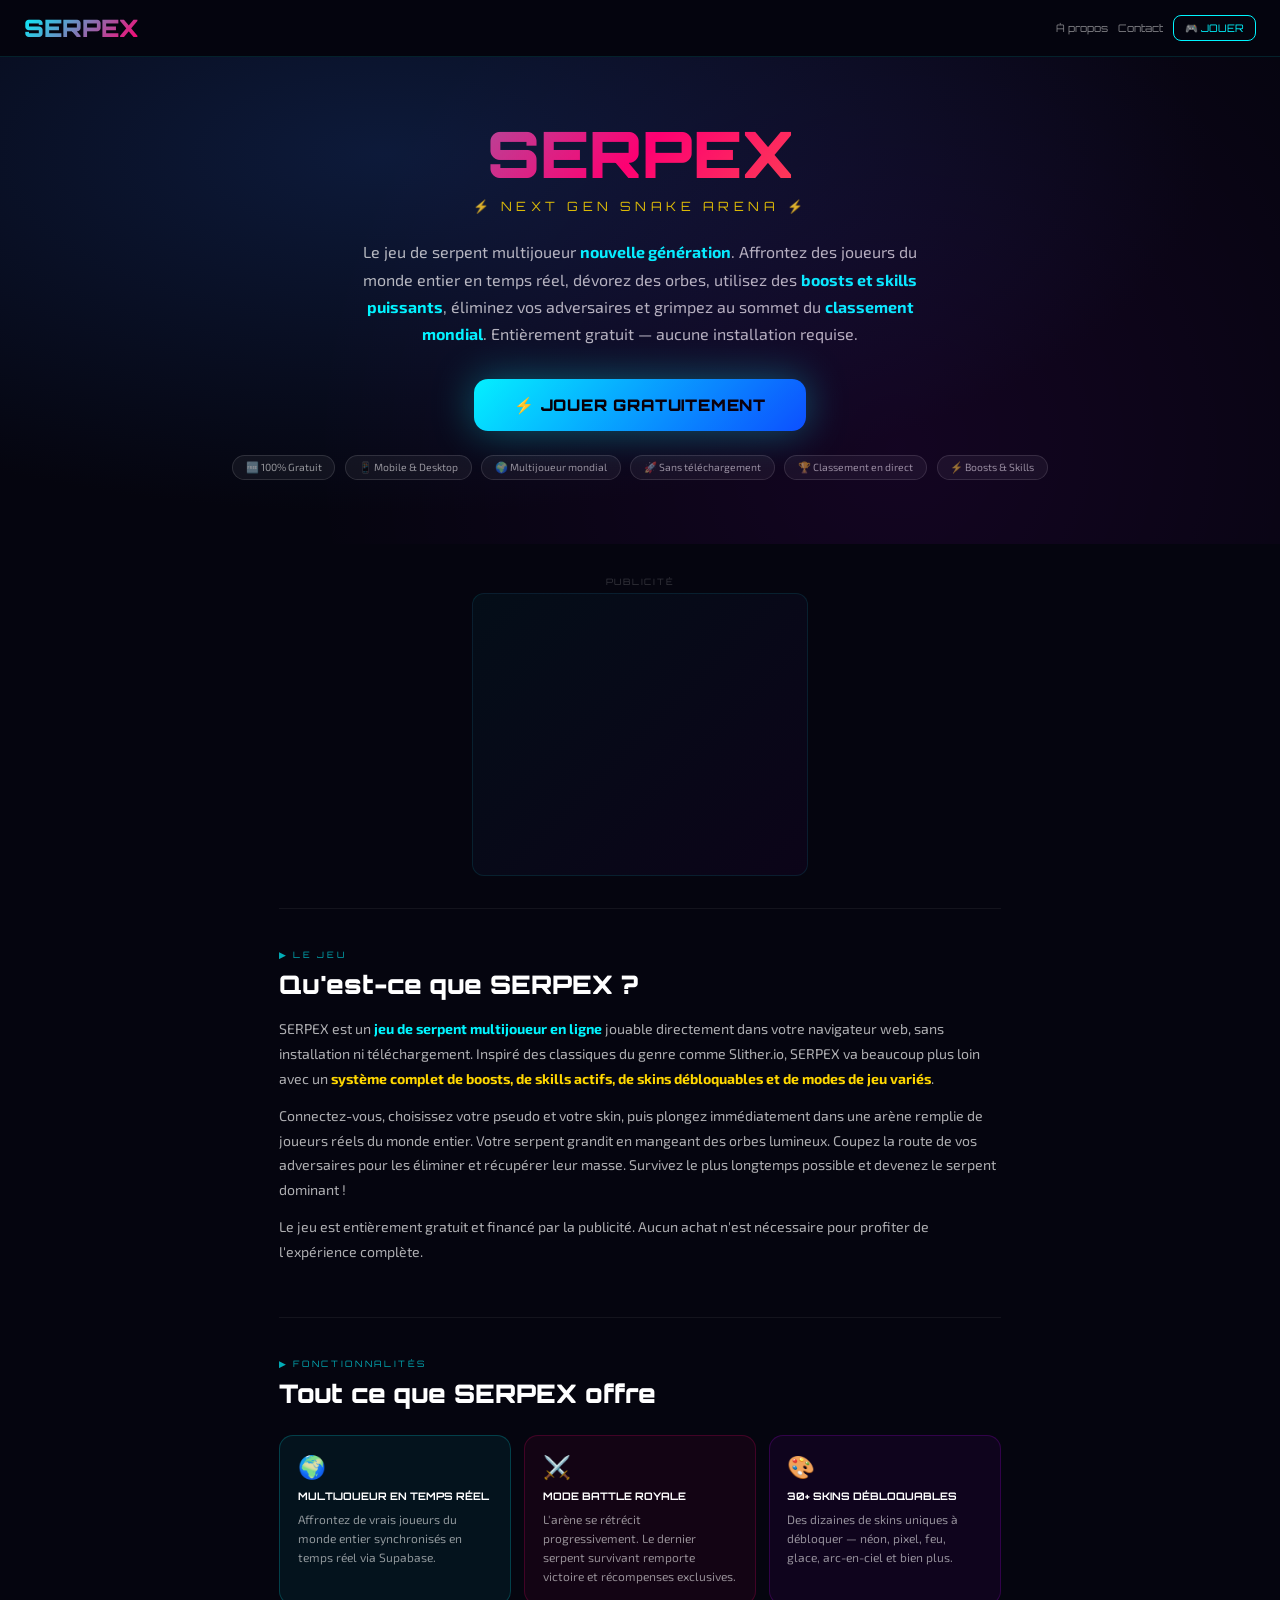
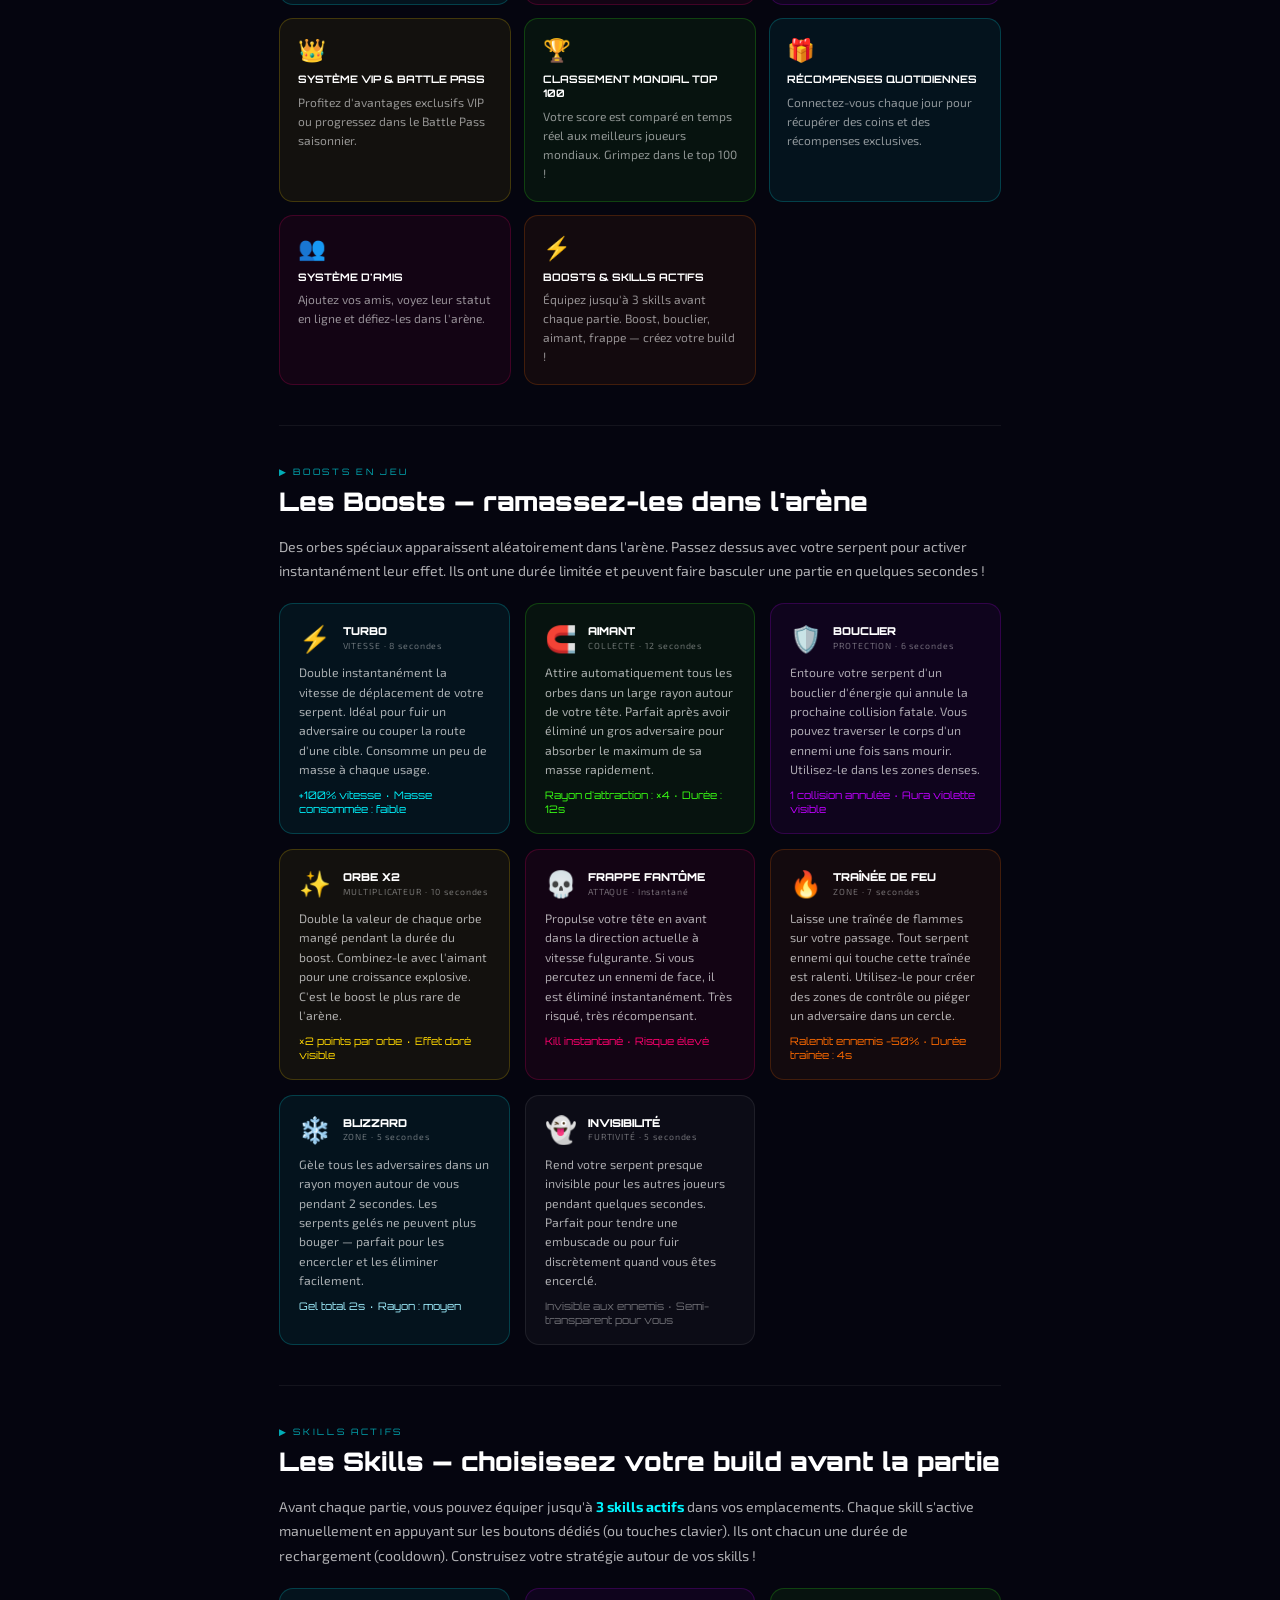
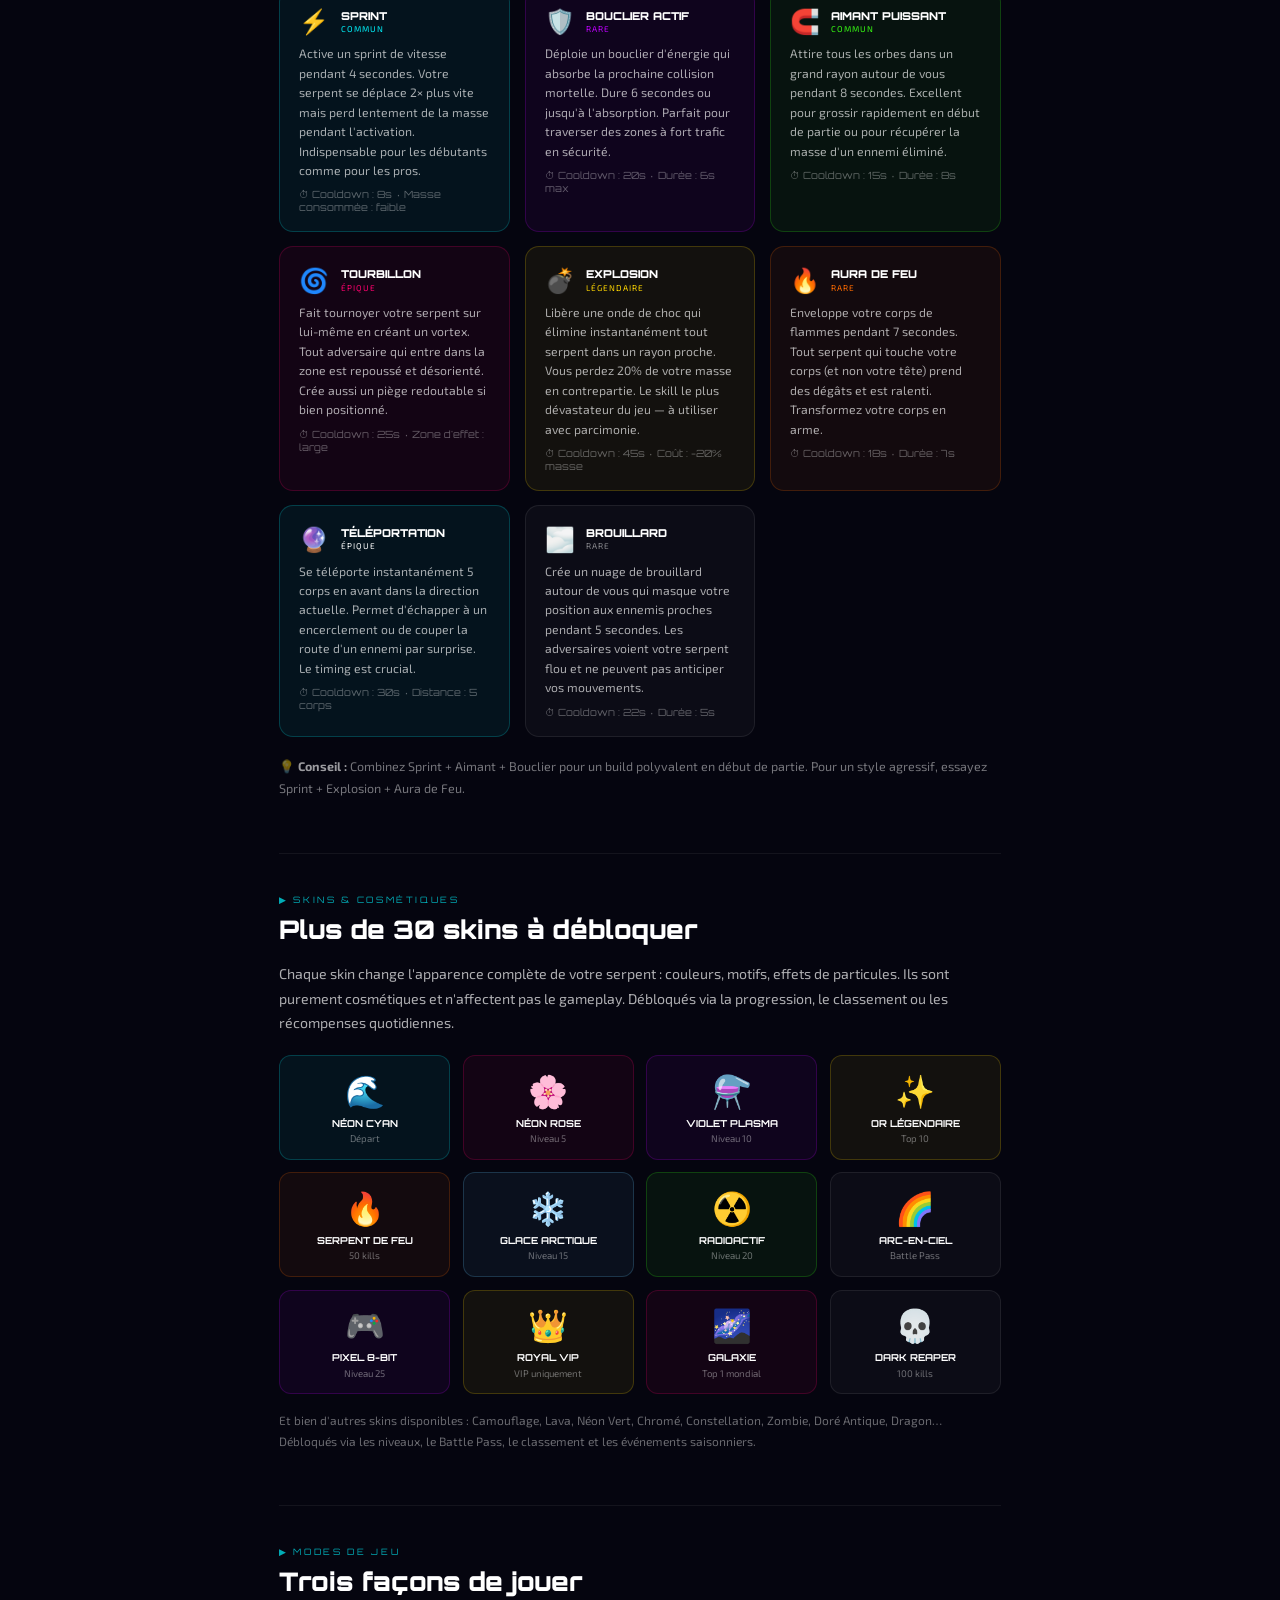
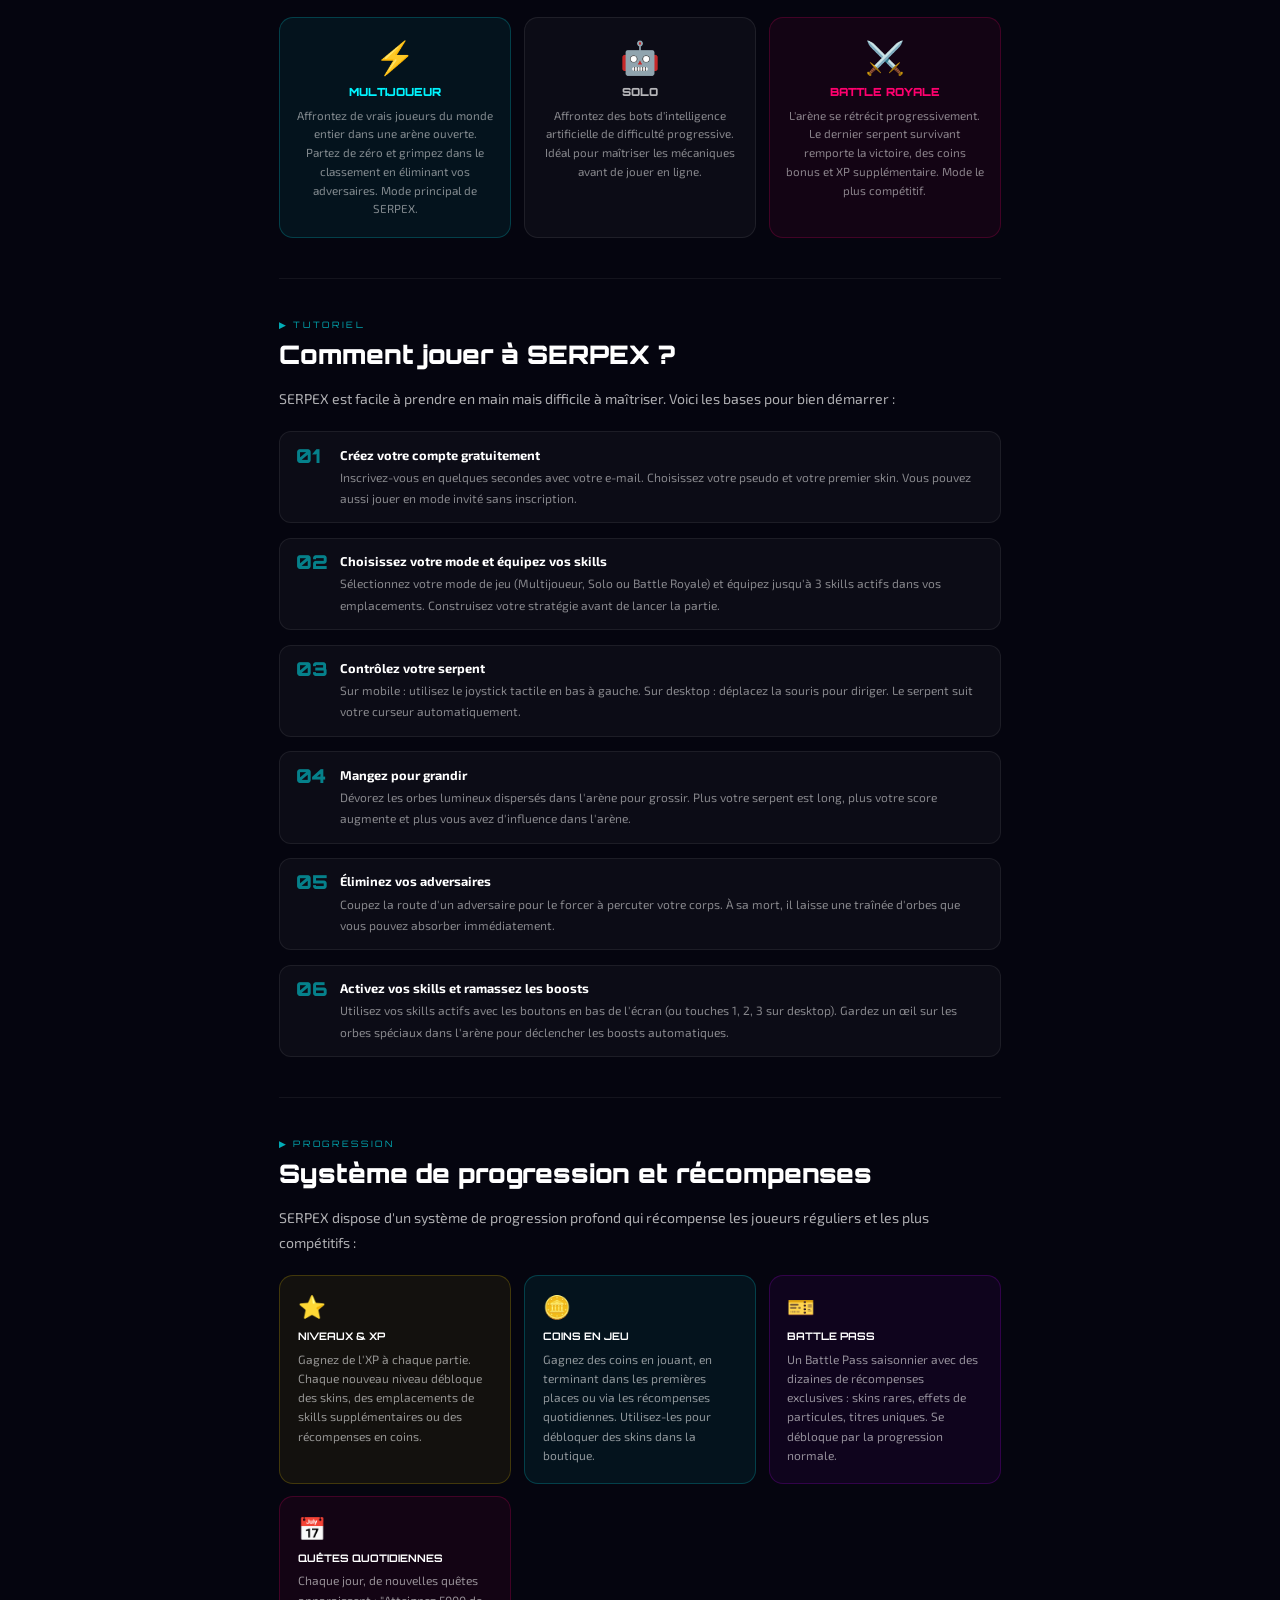
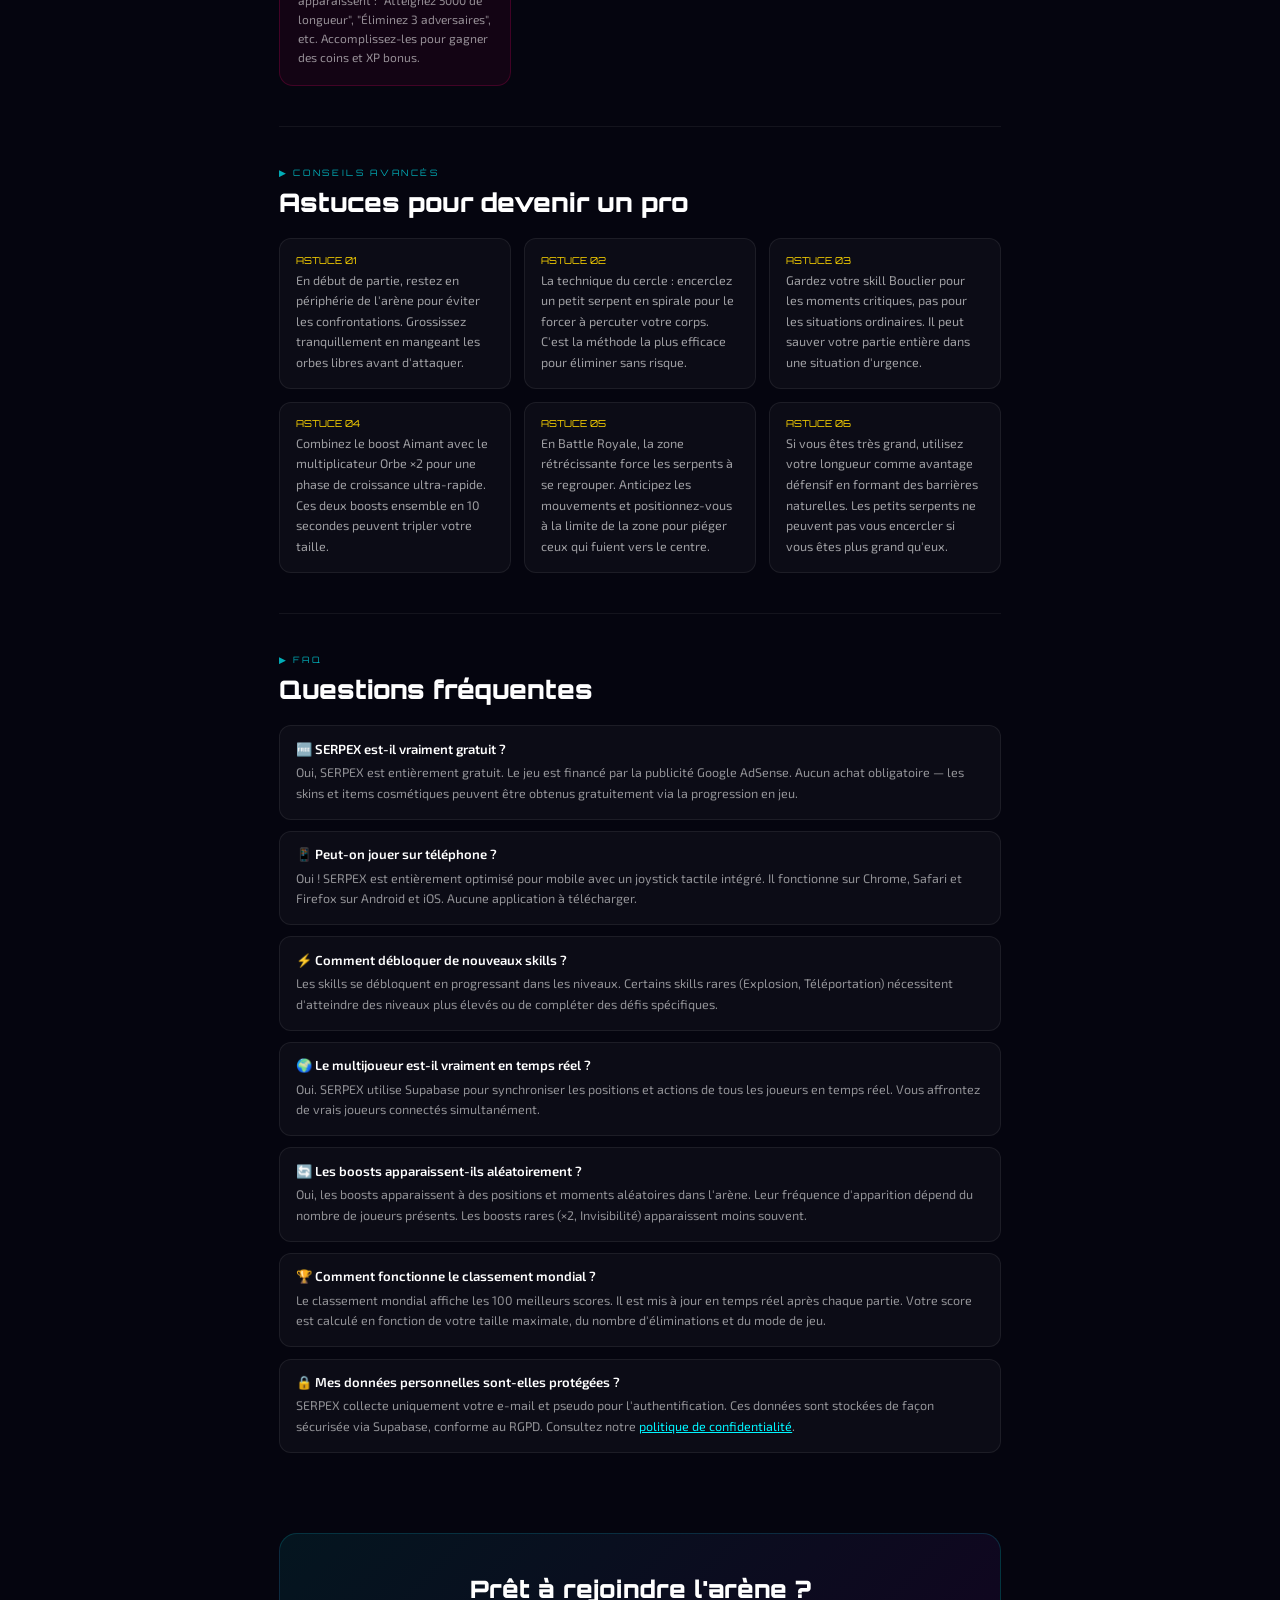
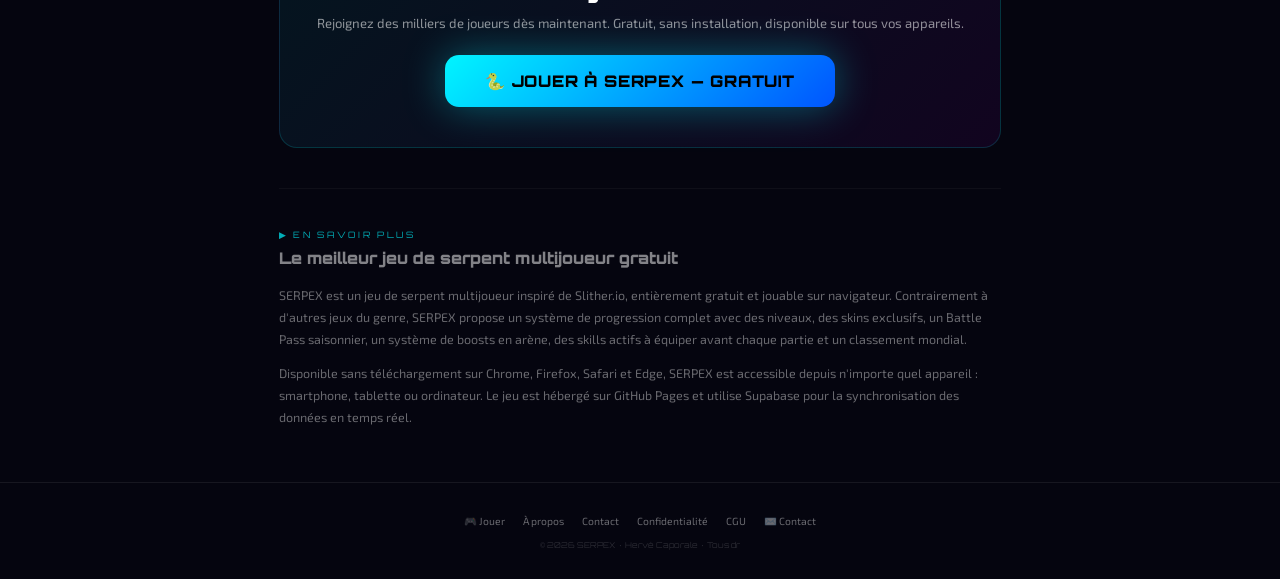
<file: index.html>
<!DOCTYPE html>
<html lang="fr">
<head>
<meta charset="UTF-8">
<meta name="viewport" content="width=device-width, initial-scale=1.0">
<title>SERPEX — Jeu de Serpent Multijoueur en Ligne Gratuit | Snake Game</title>
<meta name="description" content="Jouez à SERPEX, le jeu de serpent multijoueur nouvelle génération ! Affrontez des joueurs du monde entier, débloquez des skins VIP, utilisez des boosts et skills, grimpez dans le classement mondial. 100% gratuit sur navigateur.">
<meta name="keywords" content="jeu serpent multijoueur, snake game gratuit, slither.io français, jeu navigateur en ligne, serpex, battle royale serpent, boosts serpent, skills snake game">
<meta name="robots" content="index, follow">
<meta name="author" content="SERPEX — hervecaporale17@gmail.com">
<link rel="canonical" href="https://serpex-game26.github.io/serpex/">
<link rel="icon" type="image/png" href="favicon.png">
<meta name="google-site-verification" content="0975b490ab73a007">

<!-- Open Graph -->
<meta property="og:title" content="SERPEX — Jeu de Serpent Multijoueur Gratuit">
<meta property="og:description" content="Le jeu de serpent multijoueur nouvelle génération. Boosts, skills, skins, Battle Royale. Gratuit sur navigateur.">
<meta property="og:url" content="https://serpex-game26.github.io/serpex/">
<meta property="og:type" content="website">
<meta property="og:locale" content="fr_FR">
<meta property="og:site_name" content="SERPEX">
<meta property="og:image" content="https://serpex-game26.github.io/serpex/cover.jpg">
<meta property="og:image:width" content="1200">
<meta property="og:image:height" content="630">
<meta property="og:image:alt" content="SERPEX - Jeu de serpent multijoueur en ligne">

<!-- Twitter Card -->
<meta name="twitter:card" content="summary_large_image">
<meta name="twitter:title" content="SERPEX — Jeu de Serpent Multijoueur Gratuit">
<meta name="twitter:description" content="Le jeu de serpent multijoueur nouvelle génération. Gratuit sur navigateur.">
<meta name="twitter:image" content="https://serpex-game26.github.io/serpex/cover.jpg">

<!-- Données structurées -->
<script type="application/ld+json">
{
  "@context": "https://schema.org",
  "@type": "VideoGame",
  "name": "SERPEX",
  "description": "Jeu de serpent multijoueur en ligne nouvelle génération, gratuit sur navigateur",
  "url": "https://serpex-game26.github.io/serpex/",
  "genre": ["Action", "Multijoueur", "Arcade", "Battle Royale"],
  "gamePlatform": "Navigateur Web",
  "applicationCategory": "Game",
  "operatingSystem": "Any",
  "offers": { "@type": "Offer", "price": "0", "priceCurrency": "EUR" },
  "author": { "@type": "Person", "name": "Hervé Caporale", "email": "hervecaporale17@gmail.com" }
}
</script>

<!-- Google tag -->
<script async src="https://www.googletagmanager.com/gtag/js?id=G-9Q04XKXKD2"></script>
<script>
  window.dataLayer = window.dataLayer || [];
  function gtag(){dataLayer.push(arguments);}
  gtag('js', new Date());
  gtag('config', 'G-9Q04XKXKD2');
</script>

<!-- Google Consent Mode v2 -->
<script>
  window.dataLayer = window.dataLayer || [];
  function gtag(){dataLayer.push(arguments);}
  gtag('consent', 'default', {
    ad_storage: 'denied', ad_user_data: 'denied',
    ad_personalization: 'denied', analytics_storage: 'denied',
    functionality_storage: 'denied', personalization_storage: 'denied',
    security_storage: 'granted', wait_for_update: 2000
  });
  gtag('set', 'ads_data_redaction', true);
  gtag('set', 'url_passthrough', true);
</script>

<!-- Google AdSense -->
<script async src="https://pagead2.googlesyndication.com/pagead/js/adsbygoogle.js?client=ca-pub-5433648295830648" crossorigin="anonymous"></script>

<style>
@import url('https://fonts.googleapis.com/css2?family=Orbitron:wght@400;700;900&family=Exo+2:wght@300;400;600&display=swap');

:root {
  --cyan: #00f5ff;
  --pink: #ff006e;
  --purple: #bf00ff;
  --gold: #ffd700;
  --green: #39ff14;
  --orange: #ff6b00;
  --bg: #05050f;
}

* { margin: 0; padding: 0; box-sizing: border-box; }

body {
  background: var(--bg);
  font-family: 'Exo 2', sans-serif;
  color: white;
  min-height: 100vh;
}

/* NAV */
header {
  background: rgba(5,5,15,0.96);
  border-bottom: 1px solid rgba(0,245,255,0.12);
  padding: 0.8rem 1.5rem;
  display: flex;
  justify-content: space-between;
  align-items: center;
  position: sticky;
  top: 0;
  z-index: 100;
  backdrop-filter: blur(10px);
}
.logo-text {
  font-family: 'Orbitron', monospace;
  font-size: 1.5rem;
  font-weight: 900;
  background: linear-gradient(135deg, var(--cyan), var(--pink));
  -webkit-background-clip: text;
  -webkit-text-fill-color: transparent;
  background-clip: text;
  text-decoration: none;
}
nav { display: flex; align-items: center; gap: 0.6rem; flex-shrink: 0; }
nav a { color: rgba(255,255,255,0.5); text-decoration: none; font-size: 0.65rem; font-family: 'Orbitron', monospace; white-space: nowrap; transition: color 0.2s; }
nav a:hover { color: var(--cyan); }
@media (max-width: 420px) {
  nav a:not(.nav-play) { display: none; }
  .logo-text { font-size: 1.1rem; }
  header { padding: 0.7rem 1rem; }
}

/* HERO */
.hero {
  background: radial-gradient(ellipse at 30% 20%, #0d1a3a 0%, var(--bg) 65%),
              url("data:image/svg+xml,%3Csvg width='60' height='60' viewBox='0 0 60 60' xmlns='http://www.w3.org/2000/svg'%3E%3Cg fill='none'%3E%3Cg fill='%2300f5ff' fill-opacity='0.03'%3E%3Cpath d='M36 34v-4h-2v4h-4v2h4v4h2v-4h4v-2h-4zm0-30V0h-2v4h-4v2h4v4h2V6h4V4h-4zM6 34v-4H4v4H0v2h4v4h2v-4h4v-2H6zM6 4V0H4v4H0v2h4v4h2V6h4V4H6z'/%3E%3C/g%3E%3C/g%3E%3C/svg%3E");
  text-align: center;
  padding: 3.5rem 1.5rem 4rem;
  position: relative;
  overflow: hidden;
}
.hero::before {
  content: '';
  position: absolute;
  inset: 0;
  background: radial-gradient(circle at 70% 80%, rgba(191,0,255,0.08) 0%, transparent 60%);
  pointer-events: none;
}
.hero h1 {
  font-family: 'Orbitron', monospace;
  font-size: clamp(2.2rem, 8vw, 4rem);
  font-weight: 900;
  background: linear-gradient(135deg, var(--cyan), var(--pink), var(--gold));
  -webkit-background-clip: text;
  -webkit-text-fill-color: transparent;
  background-clip: text;
  margin-bottom: 0.3rem;
  animation: glow 2s ease-in-out infinite alternate;
}
@keyframes glow {
  from { filter: drop-shadow(0 0 15px rgba(0,245,255,0.4)); }
  to   { filter: drop-shadow(0 0 30px rgba(255,0,110,0.4)); }
}
.hero-sub { font-family: 'Orbitron', monospace; font-size: clamp(0.55rem, 2.5vw, 0.8rem); color: var(--gold); letter-spacing: 0.35em; margin-bottom: 1.5rem; opacity: 0.85; }
.hero-desc { font-size: clamp(0.85rem, 2.5vw, 1rem); color: rgba(255,255,255,0.7); line-height: 1.7; max-width: 560px; margin: 0 auto 2rem; }
.hero-desc strong { color: var(--cyan); }
.play-btn {
  display: inline-block;
  padding: 1rem 2.5rem;
  background: linear-gradient(135deg, var(--cyan), #0055ff);
  border-radius: 14px;
  font-family: 'Orbitron', monospace;
  font-size: 1rem;
  font-weight: 900;
  color: #000;
  text-decoration: none;
  box-shadow: 0 0 40px rgba(0,245,255,0.35);
  transition: box-shadow 0.2s, transform 0.15s;
  letter-spacing: 0.05em;
}
.play-btn:hover { box-shadow: 0 0 60px rgba(0,245,255,0.55); transform: translateY(-2px); }
.hero-badges { display: flex; justify-content: center; flex-wrap: wrap; gap: 0.6rem; margin-top: 1.5rem; }
.badge { background: rgba(255,255,255,0.05); border: 1px solid rgba(255,255,255,0.12); border-radius: 20px; padding: 0.3rem 0.8rem; font-size: 0.65rem; color: rgba(255,255,255,0.55); }

/* LAYOUT */
.container { max-width: 760px; margin: 0 auto; padding: 0 1.2rem; }

/* AD SLOT OPTIMISÉ */
.ad-slot {
  margin: 2rem auto;
  max-width: 760px;
  padding: 0 1.2rem;
  text-align: center;
}
.ad-label {
  font-size: 0.55rem;
  color: rgba(255,255,255,0.2);
  letter-spacing: 0.2em;
  margin-bottom: 0.4rem;
  font-family: 'Orbitron', monospace;
}
.ad-inner {
  position: relative;
  display: inline-block;
  min-width: 300px;
  min-height: 250px;
  width: 100%;
  max-width: 336px;
}
/* Placeholder animé pendant chargement AdSense */
.ad-inner::before {
  content: '';
  position: absolute;
  inset: 0;
  background: linear-gradient(
    135deg,
    rgba(0,245,255,0.04) 0%,
    rgba(191,0,255,0.04) 50%,
    rgba(0,245,255,0.04) 100%
  );
  border: 1px solid rgba(0,245,255,0.1);
  border-radius: 12px;
  background-size: 200% 200%;
  animation: adPulse 2.5s ease infinite;
  z-index: 0;
  pointer-events: none;
}
.ad-inner ins { position: relative; z-index: 1; }
@keyframes adPulse {
  0%   { background-position: 0% 50%; opacity: 0.6; }
  50%  { background-position: 100% 50%; opacity: 1; }
  100% { background-position: 0% 50%; opacity: 0.6; }
}
/* Sur mobile : 300x250 pleine largeur */
@media (max-width: 360px) {
  .ad-inner { min-width: 300px; max-width: 300px; }
}
.section { padding: 2.5rem 0; border-top: 1px solid rgba(255,255,255,0.06); }
.section-tag { font-family: 'Orbitron', monospace; font-size: 0.55rem; letter-spacing: 0.3em; color: var(--cyan); margin-bottom: 0.5rem; opacity: 0.7; }
.section h2 { font-family: 'Orbitron', monospace; font-size: clamp(1.1rem, 4vw, 1.6rem); font-weight: 900; margin-bottom: 1rem; line-height: 1.3; }
.section p { font-size: 0.88rem; color: rgba(255,255,255,0.68); line-height: 1.75; margin-bottom: 0.8rem; }

/* CARDS GENERIQUES */
.card { border-radius: 14px; padding: 1.1rem; }
.fc-cyan   { background: rgba(0,245,255,0.06);   border: 1px solid rgba(0,245,255,0.2); }
.fc-pink   { background: rgba(255,0,110,0.06);   border: 1px solid rgba(255,0,110,0.2); }
.fc-purple { background: rgba(191,0,255,0.06);   border: 1px solid rgba(191,0,255,0.2); }
.fc-gold   { background: rgba(255,215,0,0.06);   border: 1px solid rgba(255,215,0,0.2); }
.fc-green  { background: rgba(57,255,20,0.06);   border: 1px solid rgba(57,255,20,0.2); }
.fc-orange { background: rgba(255,107,0,0.06);   border: 1px solid rgba(255,107,0,0.2); }
.fc-dim    { background: rgba(255,255,255,0.03); border: 1px solid rgba(255,255,255,0.08); }

/* FEATURES GRID */
.features-grid { display: grid; grid-template-columns: repeat(auto-fill, minmax(200px, 1fr)); gap: 0.8rem; margin-top: 1.5rem; }
.feature-card { border-radius: 14px; padding: 1.1rem; transition: transform 0.15s; }
.feature-card:hover { transform: translateY(-3px); }
.fc-icon  { font-size: 1.4rem; margin-bottom: 0.5rem; display: block; }
.fc-title { font-family: 'Orbitron', monospace; font-size: 0.65rem; font-weight: 700; margin-bottom: 0.4rem; color: #fff; }
.fc-desc  { font-size: 0.75rem; color: rgba(255,255,255,0.55); line-height: 1.6; }

/* BOOSTS */
.boosts-grid { display: grid; grid-template-columns: repeat(auto-fill, minmax(220px, 1fr)); gap: 0.9rem; margin-top: 1.2rem; }
.boost-card { border-radius: 14px; padding: 1.1rem 1.2rem; transition: transform 0.15s; }
.boost-card:hover { transform: translateY(-3px); }
.boost-header { display: flex; align-items: center; gap: 0.7rem; margin-bottom: 0.6rem; }
.boost-icon { font-size: 1.6rem; flex-shrink: 0; }
.boost-name { font-family: 'Orbitron', monospace; font-size: 0.68rem; font-weight: 900; color: #fff; }
.boost-tag { font-size: 0.55rem; color: rgba(255,255,255,0.4); margin-top: 0.1rem; letter-spacing: 0.1em; }
.boost-effect { font-size: 0.76rem; color: rgba(255,255,255,0.65); line-height: 1.6; margin-bottom: 0.5rem; }
.boost-stat { font-size: 0.65rem; font-family: 'Orbitron', monospace; }

/* SKILLS */
.skills-grid { display: grid; grid-template-columns: repeat(auto-fill, minmax(220px, 1fr)); gap: 0.9rem; margin-top: 1.2rem; }
.skill-card { border-radius: 14px; padding: 1.1rem 1.2rem; transition: transform 0.15s; }
.skill-card:hover { transform: translateY(-3px); }
.skill-header { display: flex; align-items: center; gap: 0.7rem; margin-bottom: 0.5rem; }
.skill-icon { font-size: 1.5rem; }
.skill-name { font-family: 'Orbitron', monospace; font-size: 0.68rem; font-weight: 900; color: #fff; }
.skill-rarity { font-size: 0.52rem; letter-spacing: 0.12em; margin-top: 0.1rem; }
.skill-desc { font-size: 0.76rem; color: rgba(255,255,255,0.65); line-height: 1.6; margin-bottom: 0.5rem; }
.skill-cd { font-size: 0.62rem; color: rgba(255,255,255,0.35); font-family: 'Orbitron', monospace; }

/* SKINS */
.skins-grid { display: grid; grid-template-columns: repeat(auto-fill, minmax(140px, 1fr)); gap: 0.8rem; margin-top: 1.2rem; }
.skin-card { border-radius: 12px; padding: 0.9rem 0.8rem; text-align: center; transition: transform 0.15s; }
.skin-card:hover { transform: translateY(-3px); }
.skin-preview { font-size: 2rem; margin-bottom: 0.4rem; display: block; }
.skin-name { font-family: 'Orbitron', monospace; font-size: 0.6rem; font-weight: 700; color: #fff; margin-bottom: 0.2rem; }
.skin-unlock { font-size: 0.6rem; color: rgba(255,255,255,0.4); }

/* HOW TO PLAY */
.steps { display: flex; flex-direction: column; gap: 0.9rem; margin-top: 1.2rem; }
.step { display: flex; gap: 1rem; align-items: flex-start; background: rgba(255,255,255,0.03); border: 1px solid rgba(255,255,255,0.07); border-radius: 12px; padding: 0.9rem 1rem; }
.step-num { font-family: 'Orbitron', monospace; font-size: 1.2rem; font-weight: 900; color: var(--cyan); opacity: 0.5; min-width: 28px; line-height: 1; }
.step-text strong { color: #fff; display: block; font-size: 0.8rem; margin-bottom: 0.2rem; }
.step-text span { font-size: 0.75rem; color: rgba(255,255,255,0.5); line-height: 1.6; }

/* MODES */
.modes-grid { display: grid; grid-template-columns: repeat(auto-fill, minmax(200px, 1fr)); gap: 0.8rem; margin-top: 1.2rem; }
.mode-card { border-radius: 14px; padding: 1.2rem 1rem; text-align: center; }
.mode-icon  { font-size: 2rem; margin-bottom: 0.5rem; display: block; }
.mode-title { font-family: 'Orbitron', monospace; font-size: 0.7rem; font-weight: 900; margin-bottom: 0.4rem; }
.mode-desc  { font-size: 0.73rem; color: rgba(255,255,255,0.5); line-height: 1.6; }

/* PROGRESSION */
.prog-grid { display: grid; grid-template-columns: repeat(auto-fill, minmax(200px, 1fr)); gap: 0.8rem; margin-top: 1.2rem; }

/* FAQ */
.faq { margin-top: 1.2rem; display: flex; flex-direction: column; gap: 0.7rem; }
.faq-item { background: rgba(255,255,255,0.03); border: 1px solid rgba(255,255,255,0.07); border-radius: 12px; padding: 0.9rem 1rem; }
.faq-q { font-size: 0.82rem; font-weight: 600; color: #fff; margin-bottom: 0.4rem; }
.faq-a { font-size: 0.78rem; color: rgba(255,255,255,0.55); line-height: 1.65; }
.faq-a a { color: var(--cyan); }

/* TIPS */
.tips-grid { display: grid; grid-template-columns: repeat(auto-fill, minmax(220px, 1fr)); gap: 0.8rem; margin-top: 1.2rem; }
.tip-card { background: rgba(255,255,255,0.03); border: 1px solid rgba(255,255,255,0.07); border-radius: 12px; padding: 0.9rem 1rem; }
.tip-num { font-family: 'Orbitron', monospace; font-size: 0.6rem; color: var(--gold); margin-bottom: 0.3rem; }
.tip-text { font-size: 0.78rem; color: rgba(255,255,255,0.6); line-height: 1.65; }

/* CTA */
.cta-bottom { background: linear-gradient(135deg, rgba(0,245,255,0.07), rgba(191,0,255,0.07)); border: 1px solid rgba(0,245,255,0.15); border-radius: 18px; padding: 2.5rem 1.5rem; text-align: center; margin: 2.5rem 0; }
.cta-bottom h2 { font-family: 'Orbitron', monospace; font-size: clamp(1rem, 4vw, 1.5rem); font-weight: 900; margin-bottom: 0.7rem; }
.cta-bottom p { font-size: 0.82rem; color: rgba(255,255,255,0.55); margin-bottom: 1.5rem; }

/* FOOTER */
footer { border-top: 1px solid rgba(255,255,255,0.07); padding: 2rem 1.5rem; text-align: center; font-size: 0.65rem; color: rgba(255,255,255,0.25); }
footer a { color: rgba(255,255,255,0.4); text-decoration: none; margin: 0 0.5rem; transition: color 0.2s; }
footer a:hover { color: var(--cyan); }
.footer-links { margin-bottom: 0.8rem; }

/* TABLE */
.table-wrap { overflow-x: auto; margin-top: 1.2rem; }
table { width: 100%; border-collapse: collapse; font-size: 0.78rem; }
th { font-family: 'Orbitron', monospace; font-size: 0.6rem; color: rgba(255,255,255,0.4); text-align: left; padding: 0.5rem 0.8rem; border-bottom: 1px solid rgba(255,255,255,0.08); white-space: nowrap; }
td { padding: 0.6rem 0.8rem; border-bottom: 1px solid rgba(255,255,255,0.05); color: rgba(255,255,255,0.7); vertical-align: top; }
tr:last-child td { border-bottom: none; }
tr:hover td { background: rgba(255,255,255,0.02); }
.td-name { font-weight: 600; color: #fff; white-space: nowrap; }
</style>
</head>
<body>

<!-- HEADER -->
<header>
  <a href="serpex.html" class="logo-text">SERPEX</a>
  <nav>
    <a href="about.html">À propos</a>
    <a href="contact.html">Contact</a>
    <a href="serpex.html" class="nav-play" style="color:var(--cyan);border:1px solid var(--cyan);padding:0.3rem 0.7rem;border-radius:8px;">🎮 JOUER</a>
  </nav>
</header>

<!-- HERO -->
<div class="hero">
  <h1>SERPEX</h1>
  <div class="hero-sub">⚡ NEXT GEN SNAKE ARENA ⚡</div>
  <p class="hero-desc">
    Le jeu de serpent multijoueur <strong>nouvelle génération</strong>. Affrontez des joueurs du monde entier en temps réel, dévorez des orbes, utilisez des <strong>boosts et skills puissants</strong>, éliminez vos adversaires et grimpez au sommet du <strong>classement mondial</strong>. Entièrement gratuit — aucune installation requise.
  </p>
  <a href="serpex.html" class="play-btn">⚡ JOUER GRATUITEMENT</a>
  <div class="hero-badges">
    <span class="badge">🆓 100% Gratuit</span>
    <span class="badge">📱 Mobile & Desktop</span>
    <span class="badge">🌍 Multijoueur mondial</span>
    <span class="badge">🚀 Sans téléchargement</span>
    <span class="badge">🏆 Classement en direct</span>
    <span class="badge">⚡ Boosts & Skills</span>
  </div>
</div>

<!-- AD SLOT UNIQUE — Rectangle 336×280 (meilleur CPM AdSense) -->
<div class="ad-slot">
  <div class="ad-label">PUBLICITÉ</div>
  <div class="ad-inner">
    <ins class="adsbygoogle"
         style="display:inline-block;width:336px;height:280px"
         data-ad-client="ca-pub-5433648295830648"
         data-ad-slot="5101438658"></ins>
    <script>(adsbygoogle = window.adsbygoogle || []).push({});</script>
  </div>
</div>

<div class="container">

  <!-- PRÉSENTATION -->
  <section class="section">
    <div class="section-tag">▶ LE JEU</div>
    <h2>Qu'est-ce que SERPEX ?</h2>
    <p>SERPEX est un <strong style="color:var(--cyan);">jeu de serpent multijoueur en ligne</strong> jouable directement dans votre navigateur web, sans installation ni téléchargement. Inspiré des classiques du genre comme Slither.io, SERPEX va beaucoup plus loin avec un <strong style="color:var(--gold);">système complet de boosts, de skills actifs, de skins débloquables et de modes de jeu variés</strong>.</p>
    <p>Connectez-vous, choisissez votre pseudo et votre skin, puis plongez immédiatement dans une arène remplie de joueurs réels du monde entier. Votre serpent grandit en mangeant des orbes lumineux. Coupez la route de vos adversaires pour les éliminer et récupérer leur masse. Survivez le plus longtemps possible et devenez le serpent dominant !</p>
    <p>Le jeu est entièrement gratuit et financé par la publicité. Aucun achat n'est nécessaire pour profiter de l'expérience complète.</p>
  </section>

  <!-- FONCTIONNALITÉS -->
  <section class="section">
    <div class="section-tag">▶ FONCTIONNALITÉS</div>
    <h2>Tout ce que SERPEX offre</h2>
    <div class="features-grid">
      <div class="feature-card fc-cyan">
        <span class="fc-icon">🌍</span>
        <div class="fc-title">MULTIJOUEUR EN TEMPS RÉEL</div>
        <div class="fc-desc">Affrontez de vrais joueurs du monde entier synchronisés en temps réel via Supabase.</div>
      </div>
      <div class="feature-card fc-pink">
        <span class="fc-icon">⚔️</span>
        <div class="fc-title">MODE BATTLE ROYALE</div>
        <div class="fc-desc">L'arène se rétrécit progressivement. Le dernier serpent survivant remporte victoire et récompenses exclusives.</div>
      </div>
      <div class="feature-card fc-purple">
        <span class="fc-icon">🎨</span>
        <div class="fc-title">30+ SKINS DÉBLOQUABLES</div>
        <div class="fc-desc">Des dizaines de skins uniques à débloquer — néon, pixel, feu, glace, arc-en-ciel et bien plus.</div>
      </div>
      <div class="feature-card fc-gold">
        <span class="fc-icon">👑</span>
        <div class="fc-title">SYSTÈME VIP & BATTLE PASS</div>
        <div class="fc-desc">Profitez d'avantages exclusifs VIP ou progressez dans le Battle Pass saisonnier.</div>
      </div>
      <div class="feature-card fc-green">
        <span class="fc-icon">🏆</span>
        <div class="fc-title">CLASSEMENT MONDIAL TOP 100</div>
        <div class="fc-desc">Votre score est comparé en temps réel aux meilleurs joueurs mondiaux. Grimpez dans le top 100 !</div>
      </div>
      <div class="feature-card fc-cyan">
        <span class="fc-icon">🎁</span>
        <div class="fc-title">RÉCOMPENSES QUOTIDIENNES</div>
        <div class="fc-desc">Connectez-vous chaque jour pour récupérer des coins et des récompenses exclusives.</div>
      </div>
      <div class="feature-card fc-pink">
        <span class="fc-icon">👥</span>
        <div class="fc-title">SYSTÈME D'AMIS</div>
        <div class="fc-desc">Ajoutez vos amis, voyez leur statut en ligne et défiez-les dans l'arène.</div>
      </div>
      <div class="feature-card fc-orange">
        <span class="fc-icon">⚡</span>
        <div class="fc-title">BOOSTS & SKILLS ACTIFS</div>
        <div class="fc-desc">Équipez jusqu'à 3 skills avant chaque partie. Boost, bouclier, aimant, frappe — créez votre build !</div>
      </div>
    </div>
  </section>

</div><!-- /container -->



<div class="container">

  <!-- ═══════════════════════════════════════════ -->
  <!-- BOOSTS                                      -->
  <!-- ═══════════════════════════════════════════ -->
  <section class="section">
    <div class="section-tag">▶ BOOSTS EN JEU</div>
    <h2>Les Boosts — ramassez-les dans l'arène</h2>
    <p>Des orbes spéciaux apparaissent aléatoirement dans l'arène. Passez dessus avec votre serpent pour activer instantanément leur effet. Ils ont une durée limitée et peuvent faire basculer une partie en quelques secondes !</p>

    <div class="boosts-grid">

      <div class="boost-card fc-cyan">
        <div class="boost-header">
          <span class="boost-icon">⚡</span>
          <div>
            <div class="boost-name">TURBO</div>
            <div class="boost-tag">VITESSE · 8 secondes</div>
          </div>
        </div>
        <div class="boost-effect">Double instantanément la vitesse de déplacement de votre serpent. Idéal pour fuir un adversaire ou couper la route d'une cible. Consomme un peu de masse à chaque usage.</div>
        <div class="boost-stat" style="color:var(--cyan);">+100% vitesse · Masse consommée : faible</div>
      </div>

      <div class="boost-card fc-green">
        <div class="boost-header">
          <span class="boost-icon">🧲</span>
          <div>
            <div class="boost-name">AIMANT</div>
            <div class="boost-tag">COLLECTE · 12 secondes</div>
          </div>
        </div>
        <div class="boost-effect">Attire automatiquement tous les orbes dans un large rayon autour de votre tête. Parfait après avoir éliminé un gros adversaire pour absorber le maximum de sa masse rapidement.</div>
        <div class="boost-stat" style="color:var(--green);">Rayon d'attraction : ×4 · Durée : 12s</div>
      </div>

      <div class="boost-card fc-purple">
        <div class="boost-header">
          <span class="boost-icon">🛡️</span>
          <div>
            <div class="boost-name">BOUCLIER</div>
            <div class="boost-tag">PROTECTION · 6 secondes</div>
          </div>
        </div>
        <div class="boost-effect">Entoure votre serpent d'un bouclier d'énergie qui annule la prochaine collision fatale. Vous pouvez traverser le corps d'un ennemi une fois sans mourir. Utilisez-le dans les zones denses.</div>
        <div class="boost-stat" style="color:var(--purple);">1 collision annulée · Aura violette visible</div>
      </div>

      <div class="boost-card fc-gold">
        <div class="boost-header">
          <span class="boost-icon">✨</span>
          <div>
            <div class="boost-name">ORBE X2</div>
            <div class="boost-tag">MULTIPLICATEUR · 10 secondes</div>
          </div>
        </div>
        <div class="boost-effect">Double la valeur de chaque orbe mangé pendant la durée du boost. Combinez-le avec l'aimant pour une croissance explosive. C'est le boost le plus rare de l'arène.</div>
        <div class="boost-stat" style="color:var(--gold);">×2 points par orbe · Effet doré visible</div>
      </div>

      <div class="boost-card fc-pink">
        <div class="boost-header">
          <span class="boost-icon">💀</span>
          <div>
            <div class="boost-name">FRAPPE FANTÔME</div>
            <div class="boost-tag">ATTAQUE · Instantané</div>
          </div>
        </div>
        <div class="boost-effect">Propulse votre tête en avant dans la direction actuelle à vitesse fulgurante. Si vous percutez un ennemi de face, il est éliminé instantanément. Très risqué, très récompensant.</div>
        <div class="boost-stat" style="color:var(--pink);">Kill instantané · Risque élevé</div>
      </div>

      <div class="boost-card fc-orange">
        <div class="boost-header">
          <span class="boost-icon">🔥</span>
          <div>
            <div class="boost-name">TRAÎNÉE DE FEU</div>
            <div class="boost-tag">ZONE · 7 secondes</div>
          </div>
        </div>
        <div class="boost-effect">Laisse une traînée de flammes sur votre passage. Tout serpent ennemi qui touche cette traînée est ralenti. Utilisez-le pour créer des zones de contrôle ou piéger un adversaire dans un cercle.</div>
        <div class="boost-stat" style="color:var(--orange);">Ralentit ennemis -50% · Durée traînée : 4s</div>
      </div>

      <div class="boost-card fc-cyan">
        <div class="boost-header">
          <span class="boost-icon">❄️</span>
          <div>
            <div class="boost-name">BLIZZARD</div>
            <div class="boost-tag">ZONE · 5 secondes</div>
          </div>
        </div>
        <div class="boost-effect">Gèle tous les adversaires dans un rayon moyen autour de vous pendant 2 secondes. Les serpents gelés ne peuvent plus bouger — parfait pour les encercler et les éliminer facilement.</div>
        <div class="boost-stat" style="color:#a0f0ff;">Gel total 2s · Rayon : moyen</div>
      </div>

      <div class="boost-card fc-dim">
        <div class="boost-header">
          <span class="boost-icon">👻</span>
          <div>
            <div class="boost-name">INVISIBILITÉ</div>
            <div class="boost-tag">FURTIVITÉ · 5 secondes</div>
          </div>
        </div>
        <div class="boost-effect">Rend votre serpent presque invisible pour les autres joueurs pendant quelques secondes. Parfait pour tendre une embuscade ou pour fuir discrètement quand vous êtes encerclé.</div>
        <div class="boost-stat" style="color:rgba(255,255,255,0.4);">Invisible aux ennemis · Semi-transparent pour vous</div>
      </div>

    </div>
  </section>

  <!-- ═══════════════════════════════════════════ -->
  <!-- SKILLS ACTIFS                               -->
  <!-- ═══════════════════════════════════════════ -->
  <section class="section">
    <div class="section-tag">▶ SKILLS ACTIFS</div>
    <h2>Les Skills — choisissez votre build avant la partie</h2>
    <p>Avant chaque partie, vous pouvez équiper jusqu'à <strong style="color:var(--cyan);">3 skills actifs</strong> dans vos emplacements. Chaque skill s'active manuellement en appuyant sur les boutons dédiés (ou touches clavier). Ils ont chacun une durée de rechargement (cooldown). Construisez votre stratégie autour de vos skills !</p>

    <div class="skills-grid">

      <div class="skill-card fc-cyan">
        <div class="skill-header">
          <span class="skill-icon">⚡</span>
          <div>
            <div class="skill-name">SPRINT</div>
            <div class="skill-rarity" style="color:var(--cyan);">COMMUN</div>
          </div>
        </div>
        <div class="skill-desc">Active un sprint de vitesse pendant 4 secondes. Votre serpent se déplace 2× plus vite mais perd lentement de la masse pendant l'activation. Indispensable pour les débutants comme pour les pros.</div>
        <div class="skill-cd">⏱ Cooldown : 8s · Masse consommée : faible</div>
      </div>

      <div class="skill-card fc-purple">
        <div class="skill-header">
          <span class="skill-icon">🛡️</span>
          <div>
            <div class="skill-name">BOUCLIER ACTIF</div>
            <div class="skill-rarity" style="color:var(--purple);">RARE</div>
          </div>
        </div>
        <div class="skill-desc">Déploie un bouclier d'énergie qui absorbe la prochaine collision mortelle. Dure 6 secondes ou jusqu'à l'absorption. Parfait pour traverser des zones à fort trafic en sécurité.</div>
        <div class="skill-cd">⏱ Cooldown : 20s · Durée : 6s max</div>
      </div>

      <div class="skill-card fc-green">
        <div class="skill-header">
          <span class="skill-icon">🧲</span>
          <div>
            <div class="skill-name">AIMANT PUISSANT</div>
            <div class="skill-rarity" style="color:var(--green);">COMMUN</div>
          </div>
        </div>
        <div class="skill-desc">Attire tous les orbes dans un grand rayon autour de vous pendant 8 secondes. Excellent pour grossir rapidement en début de partie ou pour récupérer la masse d'un ennemi éliminé.</div>
        <div class="skill-cd">⏱ Cooldown : 15s · Durée : 8s</div>
      </div>

      <div class="skill-card fc-pink">
        <div class="skill-header">
          <span class="skill-icon">🌀</span>
          <div>
            <div class="skill-name">TOURBILLON</div>
            <div class="skill-rarity" style="color:var(--pink);">ÉPIQUE</div>
          </div>
        </div>
        <div class="skill-desc">Fait tournoyer votre serpent sur lui-même en créant un vortex. Tout adversaire qui entre dans la zone est repoussé et désorienté. Crée aussi un piège redoutable si bien positionné.</div>
        <div class="skill-cd">⏱ Cooldown : 25s · Zone d'effet : large</div>
      </div>

      <div class="skill-card fc-gold">
        <div class="skill-header">
          <span class="skill-icon">💣</span>
          <div>
            <div class="skill-name">EXPLOSION</div>
            <div class="skill-rarity" style="color:var(--gold);">LÉGENDAIRE</div>
          </div>
        </div>
        <div class="skill-desc">Libère une onde de choc qui élimine instantanément tout serpent dans un rayon proche. Vous perdez 20% de votre masse en contrepartie. Le skill le plus dévastateur du jeu — à utiliser avec parcimonie.</div>
        <div class="skill-cd">⏱ Cooldown : 45s · Coût : -20% masse</div>
      </div>

      <div class="skill-card fc-orange">
        <div class="skill-header">
          <span class="skill-icon">🔥</span>
          <div>
            <div class="skill-name">AURA DE FEU</div>
            <div class="skill-rarity" style="color:var(--orange);">RARE</div>
          </div>
        </div>
        <div class="skill-desc">Enveloppe votre corps de flammes pendant 7 secondes. Tout serpent qui touche votre corps (et non votre tête) prend des dégâts et est ralenti. Transformez votre corps en arme.</div>
        <div class="skill-cd">⏱ Cooldown : 18s · Durée : 7s</div>
      </div>

      <div class="skill-card fc-cyan">
        <div class="skill-header">
          <span class="skill-icon">🔮</span>
          <div>
            <div class="skill-name">TÉLÉPORTATION</div>
            <div class="skill-rarity" style="color:#a0a0ff);">ÉPIQUE</div>
          </div>
        </div>
        <div class="skill-desc">Se téléporte instantanément 5 corps en avant dans la direction actuelle. Permet d'échapper à un encerclement ou de couper la route d'un ennemi par surprise. Le timing est crucial.</div>
        <div class="skill-cd">⏱ Cooldown : 30s · Distance : 5 corps</div>
      </div>

      <div class="skill-card fc-dim">
        <div class="skill-header">
          <span class="skill-icon">🌫️</span>
          <div>
            <div class="skill-name">BROUILLARD</div>
            <div class="skill-rarity" style="color:rgba(255,255,255,0.5);">RARE</div>
          </div>
        </div>
        <div class="skill-desc">Crée un nuage de brouillard autour de vous qui masque votre position aux ennemis proches pendant 5 secondes. Les adversaires voient votre serpent flou et ne peuvent pas anticiper vos mouvements.</div>
        <div class="skill-cd">⏱ Cooldown : 22s · Durée : 5s</div>
      </div>

    </div>

    <p style="margin-top:1.2rem;font-size:0.78rem;color:rgba(255,255,255,0.45);">💡 <strong style="color:rgba(255,255,255,0.6);">Conseil :</strong> Combinez Sprint + Aimant + Bouclier pour un build polyvalent en début de partie. Pour un style agressif, essayez Sprint + Explosion + Aura de Feu.</p>
  </section>

</div>



<div class="container">

  <!-- SKINS -->
  <section class="section">
    <div class="section-tag">▶ SKINS & COSMÉTIQUES</div>
    <h2>Plus de 30 skins à débloquer</h2>
    <p>Chaque skin change l'apparence complète de votre serpent : couleurs, motifs, effets de particules. Ils sont purement cosmétiques et n'affectent pas le gameplay. Débloqués via la progression, le classement ou les récompenses quotidiennes.</p>

    <div class="skins-grid">
      <div class="skin-card fc-cyan">
        <span class="skin-preview">🌊</span>
        <div class="skin-name">NÉON CYAN</div>
        <div class="skin-unlock">Départ</div>
      </div>
      <div class="skin-card fc-pink">
        <span class="skin-preview">🌸</span>
        <div class="skin-name">NÉON ROSE</div>
        <div class="skin-unlock">Niveau 5</div>
      </div>
      <div class="skin-card fc-purple">
        <span class="skin-preview">⚗️</span>
        <div class="skin-name">VIOLET PLASMA</div>
        <div class="skin-unlock">Niveau 10</div>
      </div>
      <div class="skin-card fc-gold">
        <span class="skin-preview">✨</span>
        <div class="skin-name">OR LÉGENDAIRE</div>
        <div class="skin-unlock">Top 10</div>
      </div>
      <div class="skin-card fc-orange">
        <span class="skin-preview">🔥</span>
        <div class="skin-name">SERPENT DE FEU</div>
        <div class="skin-unlock">50 kills</div>
      </div>
      <div class="skin-card" style="background:rgba(100,200,255,0.06);border:1px solid rgba(100,200,255,0.2);">
        <span class="skin-preview">❄️</span>
        <div class="skin-name">GLACE ARCTIQUE</div>
        <div class="skin-unlock">Niveau 15</div>
      </div>
      <div class="skin-card fc-green">
        <span class="skin-preview">☢️</span>
        <div class="skin-name">RADIOACTIF</div>
        <div class="skin-unlock">Niveau 20</div>
      </div>
      <div class="skin-card fc-dim">
        <span class="skin-preview">🌈</span>
        <div class="skin-name">ARC-EN-CIEL</div>
        <div class="skin-unlock">Battle Pass</div>
      </div>
      <div class="skin-card fc-purple">
        <span class="skin-preview">🎮</span>
        <div class="skin-name">PIXEL 8-BIT</div>
        <div class="skin-unlock">Niveau 25</div>
      </div>
      <div class="skin-card fc-gold">
        <span class="skin-preview">👑</span>
        <div class="skin-name">ROYAL VIP</div>
        <div class="skin-unlock">VIP uniquement</div>
      </div>
      <div class="skin-card fc-pink">
        <span class="skin-preview">🌌</span>
        <div class="skin-name">GALAXIE</div>
        <div class="skin-unlock">Top 1 mondial</div>
      </div>
      <div class="skin-card fc-dim">
        <span class="skin-preview">💀</span>
        <div class="skin-name">DARK REAPER</div>
        <div class="skin-unlock">100 kills</div>
      </div>
    </div>

    <p style="margin-top:1rem;font-size:0.75rem;color:rgba(255,255,255,0.4);">Et bien d'autres skins disponibles : Camouflage, Lava, Néon Vert, Chromé, Constellation, Zombie, Doré Antique, Dragon… Débloqués via les niveaux, le Battle Pass, le classement et les événements saisonniers.</p>
  </section>

  <!-- MODES DE JEU -->
  <section class="section">
    <div class="section-tag">▶ MODES DE JEU</div>
    <h2>Trois façons de jouer</h2>
    <div class="modes-grid">
      <div class="mode-card fc-cyan">
        <span class="mode-icon">⚡</span>
        <div class="mode-title" style="color:var(--cyan);">MULTIJOUEUR</div>
        <div class="mode-desc">Affrontez de vrais joueurs du monde entier dans une arène ouverte. Partez de zéro et grimpez dans le classement en éliminant vos adversaires. Mode principal de SERPEX.</div>
      </div>
      <div class="mode-card fc-dim">
        <span class="mode-icon">🤖</span>
        <div class="mode-title" style="color:rgba(255,255,255,0.7);">SOLO</div>
        <div class="mode-desc">Affrontez des bots d'intelligence artificielle de difficulté progressive. Idéal pour maîtriser les mécaniques avant de jouer en ligne.</div>
      </div>
      <div class="mode-card fc-pink">
        <span class="mode-icon">⚔️</span>
        <div class="mode-title" style="color:var(--pink);">BATTLE ROYALE</div>
        <div class="mode-desc">L'arène se rétrécit progressivement. Le dernier serpent survivant remporte la victoire, des coins bonus et XP supplémentaire. Mode le plus compétitif.</div>
      </div>
    </div>
  </section>

  <!-- HOW TO PLAY -->
  <section class="section">
    <div class="section-tag">▶ TUTORIEL</div>
    <h2>Comment jouer à SERPEX ?</h2>
    <p>SERPEX est facile à prendre en main mais difficile à maîtriser. Voici les bases pour bien démarrer :</p>
    <div class="steps">
      <div class="step">
        <span class="step-num">01</span>
        <div class="step-text">
          <strong>Créez votre compte gratuitement</strong>
          <span>Inscrivez-vous en quelques secondes avec votre e-mail. Choisissez votre pseudo et votre premier skin. Vous pouvez aussi jouer en mode invité sans inscription.</span>
        </div>
      </div>
      <div class="step">
        <span class="step-num">02</span>
        <div class="step-text">
          <strong>Choisissez votre mode et équipez vos skills</strong>
          <span>Sélectionnez votre mode de jeu (Multijoueur, Solo ou Battle Royale) et équipez jusqu'à 3 skills actifs dans vos emplacements. Construisez votre stratégie avant de lancer la partie.</span>
        </div>
      </div>
      <div class="step">
        <span class="step-num">03</span>
        <div class="step-text">
          <strong>Contrôlez votre serpent</strong>
          <span>Sur mobile : utilisez le joystick tactile en bas à gauche. Sur desktop : déplacez la souris pour diriger. Le serpent suit votre curseur automatiquement.</span>
        </div>
      </div>
      <div class="step">
        <span class="step-num">04</span>
        <div class="step-text">
          <strong>Mangez pour grandir</strong>
          <span>Dévorez les orbes lumineux dispersés dans l'arène pour grossir. Plus votre serpent est long, plus votre score augmente et plus vous avez d'influence dans l'arène.</span>
        </div>
      </div>
      <div class="step">
        <span class="step-num">05</span>
        <div class="step-text">
          <strong>Éliminez vos adversaires</strong>
          <span>Coupez la route d'un adversaire pour le forcer à percuter votre corps. À sa mort, il laisse une traînée d'orbes que vous pouvez absorber immédiatement.</span>
        </div>
      </div>
      <div class="step">
        <span class="step-num">06</span>
        <div class="step-text">
          <strong>Activez vos skills et ramassez les boosts</strong>
          <span>Utilisez vos skills actifs avec les boutons en bas de l'écran (ou touches 1, 2, 3 sur desktop). Gardez un œil sur les orbes spéciaux dans l'arène pour déclencher les boosts automatiques.</span>
        </div>
      </div>
    </div>
  </section>

  <!-- PROGRESSION -->
  <section class="section">
    <div class="section-tag">▶ PROGRESSION</div>
    <h2>Système de progression et récompenses</h2>
    <p>SERPEX dispose d'un système de progression profond qui récompense les joueurs réguliers et les plus compétitifs :</p>
    <div class="prog-grid">
      <div class="feature-card fc-gold">
        <span class="fc-icon">⭐</span>
        <div class="fc-title">NIVEAUX & XP</div>
        <div class="fc-desc">Gagnez de l'XP à chaque partie. Chaque nouveau niveau débloque des skins, des emplacements de skills supplémentaires ou des récompenses en coins.</div>
      </div>
      <div class="feature-card fc-cyan">
        <span class="fc-icon">🪙</span>
        <div class="fc-title">COINS EN JEU</div>
        <div class="fc-desc">Gagnez des coins en jouant, en terminant dans les premières places ou via les récompenses quotidiennes. Utilisez-les pour débloquer des skins dans la boutique.</div>
      </div>
      <div class="feature-card fc-purple">
        <span class="fc-icon">🎫</span>
        <div class="fc-title">BATTLE PASS</div>
        <div class="fc-desc">Un Battle Pass saisonnier avec des dizaines de récompenses exclusives : skins rares, effets de particules, titres uniques. Se débloque par la progression normale.</div>
      </div>
      <div class="feature-card fc-pink">
        <span class="fc-icon">📅</span>
        <div class="fc-title">QUÊTES QUOTIDIENNES</div>
        <div class="fc-desc">Chaque jour, de nouvelles quêtes apparaissent : "Atteignez 5000 de longueur", "Éliminez 3 adversaires", etc. Accomplissez-les pour gagner des coins et XP bonus.</div>
      </div>
    </div>
  </section>

  <!-- CONSEILS DE PRO -->
  <section class="section">
    <div class="section-tag">▶ CONSEILS AVANCÉS</div>
    <h2>Astuces pour devenir un pro</h2>
    <div class="tips-grid">
      <div class="tip-card">
        <div class="tip-num">ASTUCE 01</div>
        <div class="tip-text">En début de partie, restez en périphérie de l'arène pour éviter les confrontations. Grossissez tranquillement en mangeant les orbes libres avant d'attaquer.</div>
      </div>
      <div class="tip-card">
        <div class="tip-num">ASTUCE 02</div>
        <div class="tip-text">La technique du cercle : encerclez un petit serpent en spirale pour le forcer à percuter votre corps. C'est la méthode la plus efficace pour éliminer sans risque.</div>
      </div>
      <div class="tip-card">
        <div class="tip-num">ASTUCE 03</div>
        <div class="tip-text">Gardez votre skill Bouclier pour les moments critiques, pas pour les situations ordinaires. Il peut sauver votre partie entière dans une situation d'urgence.</div>
      </div>
      <div class="tip-card">
        <div class="tip-num">ASTUCE 04</div>
        <div class="tip-text">Combinez le boost Aimant avec le multiplicateur Orbe ×2 pour une phase de croissance ultra-rapide. Ces deux boosts ensemble en 10 secondes peuvent tripler votre taille.</div>
      </div>
      <div class="tip-card">
        <div class="tip-num">ASTUCE 05</div>
        <div class="tip-text">En Battle Royale, la zone rétrécissante force les serpents à se regrouper. Anticipez les mouvements et positionnez-vous à la limite de la zone pour piéger ceux qui fuient vers le centre.</div>
      </div>
      <div class="tip-card">
        <div class="tip-num">ASTUCE 06</div>
        <div class="tip-text">Si vous êtes très grand, utilisez votre longueur comme avantage défensif en formant des barrières naturelles. Les petits serpents ne peuvent pas vous encercler si vous êtes plus grand qu'eux.</div>
      </div>
    </div>
  </section>

  <!-- FAQ -->
  <section class="section">
    <div class="section-tag">▶ FAQ</div>
    <h2>Questions fréquentes</h2>
    <div class="faq">
      <div class="faq-item">
        <div class="faq-q">🆓 SERPEX est-il vraiment gratuit ?</div>
        <div class="faq-a">Oui, SERPEX est entièrement gratuit. Le jeu est financé par la publicité Google AdSense. Aucun achat obligatoire — les skins et items cosmétiques peuvent être obtenus gratuitement via la progression en jeu.</div>
      </div>
      <div class="faq-item">
        <div class="faq-q">📱 Peut-on jouer sur téléphone ?</div>
        <div class="faq-a">Oui ! SERPEX est entièrement optimisé pour mobile avec un joystick tactile intégré. Il fonctionne sur Chrome, Safari et Firefox sur Android et iOS. Aucune application à télécharger.</div>
      </div>
      <div class="faq-item">
        <div class="faq-q">⚡ Comment débloquer de nouveaux skills ?</div>
        <div class="faq-a">Les skills se débloquent en progressant dans les niveaux. Certains skills rares (Explosion, Téléportation) nécessitent d'atteindre des niveaux plus élevés ou de compléter des défis spécifiques.</div>
      </div>
      <div class="faq-item">
        <div class="faq-q">🌍 Le multijoueur est-il vraiment en temps réel ?</div>
        <div class="faq-a">Oui. SERPEX utilise Supabase pour synchroniser les positions et actions de tous les joueurs en temps réel. Vous affrontez de vrais joueurs connectés simultanément.</div>
      </div>
      <div class="faq-item">
        <div class="faq-q">🔄 Les boosts apparaissent-ils aléatoirement ?</div>
        <div class="faq-a">Oui, les boosts apparaissent à des positions et moments aléatoires dans l'arène. Leur fréquence d'apparition dépend du nombre de joueurs présents. Les boosts rares (×2, Invisibilité) apparaissent moins souvent.</div>
      </div>
      <div class="faq-item">
        <div class="faq-q">🏆 Comment fonctionne le classement mondial ?</div>
        <div class="faq-a">Le classement mondial affiche les 100 meilleurs scores. Il est mis à jour en temps réel après chaque partie. Votre score est calculé en fonction de votre taille maximale, du nombre d'éliminations et du mode de jeu.</div>
      </div>
      <div class="faq-item">
        <div class="faq-q">🔒 Mes données personnelles sont-elles protégées ?</div>
        <div class="faq-a">SERPEX collecte uniquement votre e-mail et pseudo pour l'authentification. Ces données sont stockées de façon sécurisée via Supabase, conforme au RGPD. Consultez notre <a href="privacy.html">politique de confidentialité</a>.</div>
      </div>
    </div>
  </section>

  <!-- CTA -->
  <div class="cta-bottom">
    <h2>Prêt à rejoindre l'arène ?</h2>
    <p>Rejoignez des milliers de joueurs dès maintenant. Gratuit, sans installation, disponible sur tous vos appareils.</p>
    <a href="serpex.html" class="play-btn">🐍 JOUER À SERPEX — GRATUIT</a>
  </div>

  <!-- SEO texte -->
  <section class="section" style="border-top:1px solid rgba(255,255,255,0.04);">
    <div class="section-tag">▶ EN SAVOIR PLUS</div>
    <h2 style="font-size:1rem;color:rgba(255,255,255,0.5);">Le meilleur jeu de serpent multijoueur gratuit</h2>
    <p style="color:rgba(255,255,255,0.4);font-size:0.78rem;">SERPEX est un jeu de serpent multijoueur inspiré de Slither.io, entièrement gratuit et jouable sur navigateur. Contrairement à d'autres jeux du genre, SERPEX propose un système de progression complet avec des niveaux, des skins exclusifs, un Battle Pass saisonnier, un système de boosts en arène, des skills actifs à équiper avant chaque partie et un classement mondial.</p>
    <p style="color:rgba(255,255,255,0.4);font-size:0.78rem;">Disponible sans téléchargement sur Chrome, Firefox, Safari et Edge, SERPEX est accessible depuis n'importe quel appareil : smartphone, tablette ou ordinateur. Le jeu est hébergé sur GitHub Pages et utilise Supabase pour la synchronisation des données en temps réel.</p>
  </section>

</div>



<!-- FOOTER -->
<footer>
  <div class="footer-links">
    <a href="serpex.html">🎮 Jouer</a>
    <a href="about.html">À propos</a>
    <a href="contact.html">Contact</a>
    <a href="privacy.html">Confidentialité</a>
    <a href="terms.html">CGU</a>
        <a href="/cdn-cgi/l/email-protection#1e767b6c687b7d7f6e716c7f727b2f295e79737f7772307d7173">✉️ Contact</a>
  </div>
  <div style="font-size:0.5rem;color:rgba(255,255,255,0.15);font-family:'Orbitron',monospace;margin-top:0.3rem;">© 2026 SERPEX · Hervé Caporale · Tous dr
</file>
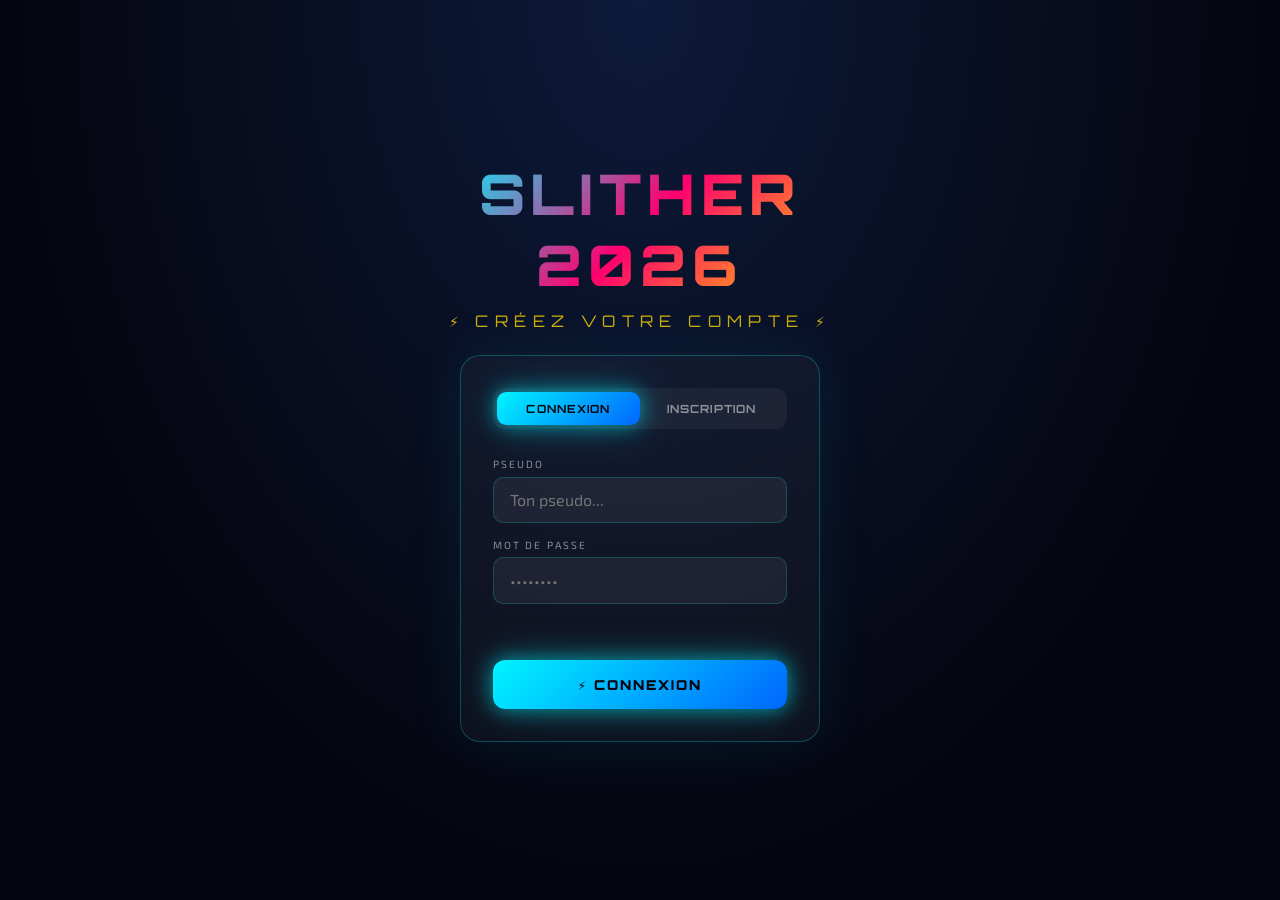
<file: Index.html>
<!DOCTYPE html>
<html lang="fr">
<head>
<meta charset="UTF-8">
<meta name="viewport" content="width=device-width, initial-scale=1.0, user-scalable=no">
<meta name="apple-mobile-web-app-capable" content="yes">
<meta name="theme-color" content="#0a0a1a">
<title>SLITHER 2026 ⚡</title>
<style>
  @import url('https://fonts.googleapis.com/css2?family=Orbitron:wght@400;700;900&family=Exo+2:wght@300;400;600&display=swap');

  :root {
    --neon-cyan: #00f5ff;
    --neon-pink: #ff006e;
    --neon-gold: #ffd700;
    --neon-green: #39ff14;
    --neon-purple: #bf00ff;
    --bg: #05050f;
    --panel: rgba(255,255,255,0.04);
    --glow-cyan: 0 0 20px #00f5ff88, 0 0 40px #00f5ff44;
    --glow-pink: 0 0 20px #ff006e88, 0 0 40px #ff006e44;
    --glow-gold: 0 0 20px #ffd70088, 0 0 40px #ffd70044;
  }

  * { margin:0; padding:0; box-sizing:border-box; touch-action:none; }

  body {
    background: var(--bg);
    font-family: 'Exo 2', sans-serif;
    overflow: hidden;
    width: 100vw;
    height: 100vh;
    color: white;
  }

  /* ─── SCREENS ─── */
  .screen { position:absolute; inset:0; display:none; flex-direction:column; align-items:center; justify-content:center; z-index:10; overflow:hidden; }
  .screen.active { display:flex; }
  #shop.screen { overflow-y:scroll !important; overflow-x:hidden !important; -webkit-overflow-scrolling:touch !important; touch-action:pan-y !important; }
  #shop.screen.active { display:flex; overflow-y:scroll !important; }

  /* ─── MENU ─── */
  #menu {
    background: radial-gradient(ellipse at 30% 20%, #0d1a3a 0%, #05050f 60%), url("data:image/svg+xml,%3Csvg width='60' height='60' viewBox='0 0 60 60' xmlns='http://www.w3.org/2000/svg'%3E%3Cg fill='none' fill-rule='evenodd'%3E%3Cg fill='%2300f5ff' fill-opacity='0.03'%3E%3Cpath d='M36 34v-4h-2v4h-4v2h4v4h2v-4h4v-2h-4zm0-30V0h-2v4h-4v2h4v4h2V6h4V4h-4zM6 34v-4H4v4H0v2h4v4h2v-4h4v-2H6zM6 4V0H4v4H0v2h4v4h2V6h4V4H6z'/%3E%3C/g%3E%3C/g%3E%3C/svg%3E");
  }

  .logo {
    font-family: 'Orbitron', monospace;
    font-size: clamp(2.5rem, 10vw, 5rem);
    font-weight: 900;
    letter-spacing: 0.1em;
    background: linear-gradient(135deg, var(--neon-cyan), var(--neon-pink), var(--neon-gold));
    -webkit-background-clip: text;
    -webkit-text-fill-color: transparent;
    background-clip: text;
    text-align: center;
    animation: logoGlow 2s ease-in-out infinite alternate;
    margin-bottom: 0.2em;
  }

  @keyframes logoGlow {
    from { filter: drop-shadow(0 0 20px #00f5ff); }
    to { filter: drop-shadow(0 0 40px #ff006e); }
  }

  .subtitle {
    font-family: 'Orbitron', monospace;
    font-size: clamp(0.7rem, 3vw, 1rem);
    color: var(--neon-gold);
    letter-spacing: 0.4em;
    margin-bottom: 3rem;
    opacity: 0.8;
  }

  .snake-preview {
    width: 200px;
    height: 60px;
    margin-bottom: 2rem;
    position: relative;
  }

  /* Stats preview */
  .stats-grid {
    display: grid;
    grid-template-columns: repeat(3, 1fr);
    gap: 0.8rem;
    margin-bottom: 2.5rem;
    width: min(380px, 90vw);
  }

  .stat-box {
    background: var(--panel);
    border: 1px solid rgba(0,245,255,0.2);
    border-radius: 12px;
    padding: 0.8rem;
    text-align: center;
    backdrop-filter: blur(10px);
  }

  .stat-box .val {
    font-family: 'Orbitron', monospace;
    font-size: 1.4rem;
    font-weight: 700;
    color: var(--neon-cyan);
    text-shadow: var(--glow-cyan);
  }

  .stat-box .lbl {
    font-size: 0.65rem;
    color: rgba(255,255,255,0.5);
    letter-spacing: 0.1em;
    text-transform: uppercase;
  }

  /* Buttons */
  .btn {
    font-family: 'Orbitron', monospace;
    font-size: clamp(0.8rem, 3vw, 1rem);
    font-weight: 700;
    letter-spacing: 0.15em;
    padding: 1rem 2.5rem;
    border: none;
    border-radius: 50px;
    cursor: pointer;
    text-transform: uppercase;
    transition: all 0.3s;
    position: relative;
    overflow: hidden;
  }

  .btn::before {
    content: '';
    position: absolute;
    inset: 0;
    background: linear-gradient(135deg, rgba(255,255,255,0.15), transparent);
    opacity: 0;
    transition: opacity 0.3s;
  }

  .btn:hover::before, .btn:active::before { opacity: 1; }

  .btn-primary {
    background: linear-gradient(135deg, var(--neon-cyan), #0066ff);
    color: var(--bg);
    box-shadow: var(--glow-cyan);
    font-size: clamp(1rem, 4vw, 1.3rem);
    padding: 1.2rem 3rem;
    margin-bottom: 1rem;
  }

  .btn-secondary {
    background: var(--panel);
    border: 1px solid var(--neon-pink);
    color: var(--neon-pink);
    box-shadow: var(--glow-pink);
    margin-bottom: 0.8rem;
  }

  .btn:active { transform: scale(0.96); }

  /* ─── SKIN SELECTOR ─── */
  .skin-row {
    display: flex;
    gap: 0.8rem;
    flex-wrap: wrap;
    justify-content: center;
    margin-bottom: 2rem;
    width: min(380px, 90vw);
  }

  .skin-opt {
    width: 60px;
    height: 60px;
    border-radius: 50%;
    cursor: pointer;
    border: 3px solid transparent;
    transition: all 0.3s;
    display: flex;
    align-items: center;
    justify-content: center;
    font-size: 1.5rem;
    position: relative;
  }

  .skin-opt.selected {
    border-color: var(--neon-gold);
    box-shadow: var(--glow-gold);
    transform: scale(1.1);
  }

  .skin-opt .lock-icon {
    position: absolute;
    inset: 0;
    display: flex;
    align-items: center;
    justify-content: center;
    background: rgba(0,0,0,0.7);
    border-radius: 50%;
    font-size: 1.2rem;
  }

  /* ─── HUD ─── */
  #hud {
    position: absolute;
    inset: 0;
    pointer-events: none;
    z-index: 5;
  }

  .hud-top {
    position: absolute;
    top: 0;
    left: 0;
    right: 0;
    padding: 0.8rem 1rem;
    display: flex;
    justify-content: space-between;
    align-items: flex-start;
    background: linear-gradient(to bottom, rgba(5,5,15,0.9), transparent);
  }

  .score-panel {
    background: rgba(0,245,255,0.08);
    border: 1px solid rgba(0,245,255,0.3);
    border-radius: 12px;
    padding: 0.5rem 1rem;
    backdrop-filter: blur(10px);
  }

  .score-val {
    font-family: 'Orbitron', monospace;
    font-size: clamp(1.2rem, 5vw, 2rem);
    font-weight: 900;
    color: var(--neon-cyan);
    text-shadow: var(--glow-cyan);
  }

  .score-lbl {
    font-size: 0.6rem;
    color: rgba(255,255,255,0.5);
    letter-spacing: 0.2em;
    text-transform: uppercase;
  }

  .rank-panel {
    text-align: right;
    background: rgba(255,215,0,0.08);
    border: 1px solid rgba(255,215,0,0.3);
    border-radius: 12px;
    padding: 0.5rem 1rem;
    backdrop-filter: blur(10px);
  }

  .rank-val {
    font-family: 'Orbitron', monospace;
    font-size: clamp(1.2rem, 5vw, 2rem);
    font-weight: 900;
    color: var(--neon-gold);
    text-shadow: var(--glow-gold);
  }

  /* Power bar */
  .power-bar-container {
    position: absolute;
    bottom: 160px;
    left: 50%;
    transform: translateX(-50%);
    width: min(300px, 80vw);
  }

  .power-bar-bg {
    height: 8px;
    background: rgba(255,255,255,0.1);
    border-radius: 4px;
    overflow: hidden;
  }

  .power-bar-fill {
    height: 100%;
    background: linear-gradient(90deg, var(--neon-cyan), var(--neon-pink));
    border-radius: 4px;
    transition: width 0.2s;
    box-shadow: 0 0 10px var(--neon-cyan);
  }

  .power-lbl {
    font-size: 0.65rem;
    color: rgba(255,255,255,0.5);
    letter-spacing: 0.2em;
    text-align: center;
    margin-bottom: 0.3rem;
    text-transform: uppercase;
  }

  /* Active bonuses */
  .bonus-row {
    position: absolute;
    top: 90px;
    left: 50%;
    transform: translateX(-50%);
    display: flex;
    gap: 0.5rem;
    pointer-events: none;
  }

  .bonus-badge {
    background: rgba(0,0,0,0.7);
    border-radius: 20px;
    padding: 0.3rem 0.7rem;
    font-size: 0.7rem;
    display: flex;
    align-items: center;
    gap: 0.3rem;
    border: 1px solid;
    animation: fadeInDown 0.3s ease;
  }

  @keyframes fadeInDown {
    from { opacity:0; transform:translateY(-10px); }
    to { opacity:1; transform:translateY(0); }
  }

  /* Kill feed */
  .kill-feed {
    position: absolute;
    top: 90px;
    right: 1rem;
    display: flex;
    flex-direction: column;
    gap: 0.3rem;
    max-width: 180px;
  }

  .kill-msg {
    background: rgba(255,0,110,0.15);
    border: 1px solid rgba(255,0,110,0.4);
    border-radius: 8px;
    padding: 0.3rem 0.6rem;
    font-size: 0.65rem;
    color: var(--neon-pink);
    animation: fadeInRight 0.3s ease, fadeOut 0.3s ease 2.7s forwards;
  }

  @keyframes fadeInRight {
    from { opacity:0; transform:translateX(20px); }
    to { opacity:1; transform:translateX(0); }
  }

  @keyframes fadeOut {
    to { opacity:0; }
  }

  /* Leaderboard overlay */
  .leaderboard {
    position: absolute;
    top: 90px;
    left: 1rem;
    width: 145px;
    background: rgba(5,5,15,0.88);
    border: 1px solid rgba(0,245,255,0.2);
    border-radius: 12px;
    backdrop-filter: blur(10px);
    overflow: hidden;
    transition: all 0.3s ease;
  }

  .lb-header {
    font-family: 'Orbitron', monospace;
    font-size: 0.58rem;
    color: var(--neon-gold);
    letter-spacing: 0.15em;
    text-align: center;
    padding: 0.45rem 0.7rem;
    cursor: pointer;
    display: flex;
    align-items: center;
    justify-content: space-between;
    user-select: none;
    -webkit-user-select: none;
  }

  .lb-arrow { font-size: 0.5rem; transition: transform 0.3s; color: rgba(255,215,0,0.6); }
  .lb-header.open .lb-arrow { transform: rotate(180deg); }

  .lb-top3 { padding: 0 0.5rem 0.4rem; }

  .lb-extra {
    max-height: 0;
    overflow: hidden;
    transition: max-height 0.35s ease;
    padding: 0 0.5rem;
  }

  .lb-extra.open { max-height: 200px; padding-bottom: 0.4rem; }

  .lb-divider { border: none; border-top: 1px solid rgba(255,255,255,0.07); margin: 0.2rem 0; }

  .lb-entry {
    display: flex;
    justify-content: space-between;
    font-size: 0.62rem;
    margin-bottom: 0.2rem;
    padding: 0.18rem 0.3rem;
    border-radius: 4px;
  }

  .lb-entry.me { background: rgba(0,245,255,0.12); color: var(--neon-cyan); font-weight: 600; }
  .lb-entry.top1 { color: #ffd700; }
  .lb-entry.top2 { color: #c0c0c0; }
  .lb-entry.top3 { color: #cd7f32; }

  /* Controls */
  .controls-area {
    position: absolute;
    bottom: 0;
    left: 0;
    right: 0;
    height: 150px;
    pointer-events: all;
    display: flex;
    align-items: center;
    justify-content: center;
    gap: 2rem;
    background: linear-gradient(to top, rgba(5,5,15,0.95), transparent);
  }

  .boost-btn {
    width: 80px;
    height: 80px;
    border-radius: 50%;
    background: linear-gradient(135deg, var(--neon-pink), #8b0000);
    border: 3px solid var(--neon-pink);
    box-shadow: var(--glow-pink);
    font-family: 'Orbitron', monospace;
    font-size: 0.6rem;
    font-weight: 700;
    color: white;
    letter-spacing: 0.1em;
    cursor: pointer;
    text-align: center;
    display: flex;
    flex-direction: column;
    align-items: center;
    justify-content: center;
    user-select: none;
    -webkit-user-select: none;
    transition: transform 0.1s;
  }

  .boost-btn:active { transform: scale(0.92); }
  .boost-btn .icon { font-size: 1.8rem; }

  .skill-btn {
    width: 60px;
    height: 60px;
    border-radius: 50%;
    background: rgba(0,0,0,0.6);
    border: 2px solid;
    cursor: pointer;
    display: flex;
    flex-direction: column;
    align-items: center;
    justify-content: center;
    font-size: 1.4rem;
    position: relative;
    user-select: none;
    -webkit-user-select: none;
    transition: transform 0.1s;
  }

  .skill-btn:active { transform: scale(0.9); }

  .skill-cd {
    position: absolute;
    inset: 0;
    border-radius: 50%;
    background: rgba(0,0,0,0.7);
    display: flex;
    align-items: center;
    justify-content: center;
    font-size: 0.8rem;
    font-family: 'Orbitron', monospace;
    font-weight: 700;
  }

  .skill-label {
    position: absolute;
    bottom: -18px;
    font-size: 0.55rem;
    color: rgba(255,255,255,0.5);
    white-space: nowrap;
  }

  /* ─── CANVAS ─── */
  #gameCanvas {
    position: absolute;
    inset: 0;
    display: block;
  }

  /* ─── GAME OVER ─── */
  #gameover {
    background: rgba(5,5,15,0.97);
    backdrop-filter: blur(20px);
  }

  .go-title {
    font-family: 'Orbitron', monospace;
    font-size: clamp(2rem, 8vw, 4rem);
    font-weight: 900;
    color: var(--neon-pink);
    text-shadow: var(--glow-pink);
    margin-bottom: 0.3em;
    animation: shake 0.5s ease;
  }

  @keyframes shake {
    0%,100%{transform:translateX(0)}
    20%{transform:translateX(-10px)}
    40%{transform:translateX(10px)}
    60%{transform:translateX(-8px)}
    80%{transform:translateX(8px)}
  }

  .go-stats {
    display: grid;
    grid-template-columns: repeat(2, 1fr);
    gap: 1rem;
    width: min(340px, 90vw);
    margin: 1.5rem 0;
  }

  .go-stat {
    background: var(--panel);
    border: 1px solid rgba(255,255,255,0.1);
    border-radius: 12px;
    padding: 1rem;
    text-align: center;
  }

  .go-stat .v {
    font-family: 'Orbitron', monospace;
    font-size: 1.8rem;
    font-weight: 900;
  }

  .go-stat .l {
    font-size: 0.65rem;
    color: rgba(255,255,255,0.5);
    letter-spacing: 0.1em;
    text-transform: uppercase;
  }

  /* ─── XP / LEVEL ─── */
  .xp-bar-container {
    width: min(380px, 90vw);
    margin-bottom: 1.2rem;
  }
  .xp-bar-header {
    display: flex;
    justify-content: space-between;
    align-items: center;
    margin-bottom: 0.3rem;
  }
  .xp-level-badge {
    font-family: 'Orbitron', monospace;
    font-size: 0.9rem;
    font-weight: 900;
    color: var(--neon-gold);
    text-shadow: var(--glow-gold);
    background: rgba(255,215,0,0.1);
    border: 1px solid rgba(255,215,0,0.4);
    border-radius: 20px;
    padding: 0.2rem 0.8rem;
  }
  .xp-text {
    font-size: 0.65rem;
    color: rgba(255,255,255,0.4);
    font-family: 'Orbitron', monospace;
    letter-spacing: 0.1em;
  }
  .xp-bar-bg {
    height: 10px;
    background: rgba(255,255,255,0.08);
    border-radius: 5px;
    overflow: hidden;
    border: 1px solid rgba(255,215,0,0.2);
  }
  .xp-bar-fill {
    height: 100%;
    background: linear-gradient(90deg, var(--neon-gold), #ff8800);
    border-radius: 5px;
    transition: width 1s ease;
    box-shadow: 0 0 8px var(--neon-gold);
  }

  /* Level up animation */
  .levelup-popup {
    position: fixed;
    top: 50%;
    left: 50%;
    transform: translate(-50%, -50%);
    background: linear-gradient(135deg, rgba(255,215,0,0.15), rgba(255,140,0,0.1));
    border: 2px solid var(--neon-gold);
    border-radius: 20px;
    padding: 1.5rem 2.5rem;
    text-align: center;
    z-index: 100;
    animation: levelUpAnim 3s ease forwards;
    pointer-events: none;
  }
  .levelup-popup .lu-title {
    font-family: 'Orbitron', monospace;
    font-size: 1.8rem;
    font-weight: 900;
    color: var(--neon-gold);
    text-shadow: var(--glow-gold);
  }
  .levelup-popup .lu-sub {
    font-size: 0.85rem;
    color: rgba(255,255,255,0.7);
    margin-top: 0.3rem;
  }
  @keyframes levelUpAnim {
    0%   { opacity:0; transform:translate(-50%,-50%) scale(0.5); }
    15%  { opacity:1; transform:translate(-50%,-60%) scale(1.1); }
    70%  { opacity:1; transform:translate(-50%,-60%) scale(1); }
    100% { opacity:0; transform:translate(-50%,-70%) scale(0.9); }
  }

  /* ─── SAISON / BATTLE PASS ─── */
  #seasonScreen {
    background: radial-gradient(ellipse at 50% 0%, #1a0533 0%, #05050f 70%);
    overflow-y: scroll !important;
    overflow-x: hidden !important;
    -webkit-overflow-scrolling: touch !important;
    touch-action: pan-y !important;
    justify-content: flex-start !important;
    padding: 0;
  }

  .season-hero {
    width: 100%;
    background: linear-gradient(135deg, #1a0533, #0d1a3a);
    padding: 1.5rem 1rem 1rem;
    text-align: center;
    border-bottom: 1px solid rgba(191,0,255,0.3);
  }

  .season-title {
    font-family: 'Orbitron', monospace;
    font-size: clamp(1.2rem, 5vw, 2rem);
    font-weight: 900;
    background: linear-gradient(135deg, #bf00ff, #ff006e, #ffd700);
    -webkit-background-clip: text;
    -webkit-text-fill-color: transparent;
    background-clip: text;
    margin-bottom: 0.3rem;
  }

  .season-timer {
    font-family: 'Orbitron', monospace;
    font-size: 0.75rem;
    color: rgba(255,255,255,0.5);
    margin-bottom: 1rem;
  }

  .season-xp-bar-container {
    width: min(400px, 95vw);
    margin: 0 auto;
  }

  .season-xp-header {
    display: flex;
    justify-content: space-between;
    margin-bottom: 0.3rem;
  }

  .season-level-badge {
    font-family: 'Orbitron', monospace;
    font-size: 0.85rem;
    font-weight: 900;
    color: #bf00ff;
    text-shadow: 0 0 10px #bf00ff88;
  }

  .season-xp-text {
    font-size: 0.65rem;
    color: rgba(255,255,255,0.4);
    font-family: 'Orbitron', monospace;
  }

  .season-xp-bg {
    height: 12px;
    background: rgba(255,255,255,0.08);
    border-radius: 6px;
    overflow: hidden;
    border: 1px solid rgba(191,0,255,0.3);
  }

  .season-xp-fill {
    height: 100%;
    background: linear-gradient(90deg, #bf00ff, #ff006e);
    border-radius: 6px;
    transition: width 1s ease;
    box-shadow: 0 0 10px #bf00ff88;
  }

  /* Battle Pass Track */
  .bp-track {
    width: min(420px, 95vw);
    margin: 0 auto;
    padding: 1rem;
  }

  .bp-track-title {
    font-family: 'Orbitron', monospace;
    font-size: 0.8rem;
    color: rgba(255,255,255,0.5);
    letter-spacing: 0.2em;
    text-align: center;
    margin-bottom: 1rem;
  }

  .bp-row {
    display: flex;
    align-items: center;
    margin-bottom: 0.6rem;
    gap: 0.6rem;
  }

  .bp-level-num {
    font-family: 'Orbitron', monospace;
    font-size: 0.65rem;
    color: rgba(255,255,255,0.3);
    width: 28px;
    text-align: center;
    flex-shrink: 0;
  }

  .bp-reward-card {
    flex: 1;
    background: var(--panel);
    border: 1px solid rgba(255,255,255,0.08);
    border-radius: 12px;
    padding: 0.7rem 1rem;
    display: flex;
    align-items: center;
    gap: 0.8rem;
    transition: all 0.3s;
  }

  .bp-reward-card.unlocked {
    border-color: #bf00ff;
    background: rgba(191,0,255,0.08);
    box-shadow: 0 0 15px rgba(191,0,255,0.2);
  }

  .bp-reward-card.claimed {
    border-color: var(--neon-green);
    background: rgba(57,255,20,0.06);
    opacity: 0.7;
  }

  .bp-reward-icon { font-size: 1.6rem; flex-shrink: 0; }
  .bp-reward-name { font-family: 'Orbitron', monospace; font-size: 0.7rem; font-weight: 700; color: white; }
  .bp-reward-desc { font-size: 0.6rem; color: rgba(255,255,255,0.4); margin-top: 0.1rem; }

  .bp-claim-btn {
    margin-left: auto;
    background: linear-gradient(135deg, #bf00ff, #ff006e);
    border: none;
    border-radius: 8px;
    color: white;
    font-family: 'Orbitron', monospace;
    font-size: 0.6rem;
    font-weight: 700;
    padding: 0.4rem 0.8rem;
    cursor: pointer;
    flex-shrink: 0;
  }

  .bp-locked-icon {
    margin-left: auto;
    font-size: 0.9rem;
    opacity: 0.3;
    flex-shrink: 0;
  }

  /* Season badge in menu */
  .season-mini-badge {
    display: flex;
    align-items: center;
    gap: 0.5rem;
    background: rgba(191,0,255,0.08);
    border: 1px solid rgba(191,0,255,0.3);
    border-radius: 12px;
    padding: 0.5rem 0.8rem;
    width: min(380px, 90vw);
    margin-bottom: 0.8rem;
    cursor: pointer;
  }

  .season-mini-badge .smb-level {
    font-family: 'Orbitron', monospace;
    font-size: 0.8rem;
    font-weight: 900;
    color: #bf00ff;
  }

  .season-mini-badge .smb-bar-bg {
    flex: 1;
    height: 6px;
    background: rgba(255,255,255,0.08);
    border-radius: 3px;
    overflow: hidden;
  }

  .season-mini-badge .smb-bar-fill {
    height: 100%;
    background: linear-gradient(90deg, #bf00ff, #ff006e);
    border-radius: 3px;
    transition: width 0.5s ease;
  }

  .season-mini-badge .smb-timer {
    font-size: 0.55rem;
    color: rgba(255,255,255,0.3);
    font-family: 'Orbitron', monospace;
    white-space: nowrap;
  }

  /* ─── BUILD SELECTION ─── */
  #buildScreen {
    background: radial-gradient(ellipse at 50% 30%, #0d1a3a 0%, #05050f 70%);
    overflow-y: scroll !important;
    overflow-x: hidden !important;
    -webkit-overflow-scrolling: touch !important;
    touch-action: pan-y !important;
    justify-content: flex-start !important;
    padding: 0;
  }

  .build-grid {
    display: grid;
    grid-template-columns: repeat(2, 1fr);
    gap: 0.8rem;
    width: min(420px, 95vw);
    padding-bottom: 2rem;
  }

  .build-card {
    background: var(--panel);
    border: 2px solid rgba(255,255,255,0.1);
    border-radius: 16px;
    padding: 1rem;
    text-align: center;
    cursor: pointer;
    transition: all 0.25s;
    position: relative;
    user-select: none;
    -webkit-user-select: none;
  }

  .build-card.selected {
    border-color: var(--neon-gold);
    box-shadow: var(--glow-gold);
    background: rgba(255,215,0,0.08);
  }

  .build-card.locked {
    opacity: 0.4;
    cursor: not-allowed;
  }

  .build-card .bc-icon { font-size: 2.2rem; margin-bottom: 0.4rem; }
  .build-card .bc-name {
    font-family: 'Orbitron', monospace;
    font-size: 0.7rem;
    font-weight: 700;
    margin-bottom: 0.2rem;
    color: white;
  }
  .build-card .bc-desc { font-size: 0.6rem; color: rgba(255,255,255,0.5); line-height: 1.4; margin-bottom: 0.3rem; }
  .build-card .bc-cd   { font-size: 0.6rem; color: var(--neon-cyan); }
  .build-card .bc-lock { font-size: 0.6rem; color: var(--neon-pink); margin-top: 0.2rem; }

  .build-card .bc-check {
    position: absolute;
    top: 6px; right: 8px;
    font-size: 1rem;
    display: none;
  }
  .build-card.selected .bc-check { display: block; }

  .build-slots {
    display: flex;
    gap: 0.6rem;
    justify-content: center;
    margin-bottom: 1rem;
    width: min(420px, 95vw);
  }

  .build-slot {
    width: 70px; height: 70px;
    border-radius: 14px;
    background: rgba(255,255,255,0.04);
    border: 2px dashed rgba(255,255,255,0.2);
    display: flex;
    flex-direction: column;
    align-items: center;
    justify-content: center;
    font-size: 1.6rem;
    transition: all 0.3s;
  }

  .build-slot.filled {
    border-color: var(--neon-gold);
    border-style: solid;
    background: rgba(255,215,0,0.08);
    box-shadow: var(--glow-gold);
  }

  .build-slot .bs-label {
    font-size: 0.5rem;
    color: rgba(255,255,255,0.4);
    font-family: 'Orbitron', monospace;
    margin-top: 0.2rem;
  }

  /* ─── SHOP ─── */
  #shop {
    background: radial-gradient(ellipse at 70% 80%, #1a0d2e 0%, #05050f 60%);
    overflow-y: scroll !important;
    overflow-x: hidden !important;
    -webkit-overflow-scrolling: touch !important;
    touch-action: pan-y !important;
    overscroll-behavior: contain;
    padding: 0;
    justify-content: flex-start !important;
    align-items: center;
    flex-direction: column;
  }

  .shop-title {
    font-family: 'Orbitron', monospace;
    font-size: clamp(1.5rem, 6vw, 2.5rem);
    font-weight: 900;
    color: var(--neon-gold);
    text-shadow: var(--glow-gold);
    margin-bottom: 0.5rem;
  }

  .coins-display {
    font-family: 'Orbitron', monospace;
    font-size: 1.2rem;
    color: var(--neon-gold);
    margin-bottom: 2rem;
  }

  .shop-grid {
    display: grid;
    grid-template-columns: repeat(2, 1fr);
    gap: 1rem;
    width: min(420px, 95vw);
    margin-bottom: 2rem;
  }

  .shop-item {
    background: var(--panel);
    border: 1px solid rgba(255,255,255,0.1);
    border-radius: 16px;
    padding: 1rem;
    text-align: center;
    cursor: pointer;
    transition: all 0.3s;
    position: relative;
    overflow: hidden;
  }

  .shop-item:hover, .shop-item:active {
    border-color: var(--neon-gold);
    box-shadow: var(--glow-gold);
    transform: translateY(-2px);
  }

  .shop-item .item-icon { font-size: 2.5rem; margin-bottom: 0.5rem; }
  .shop-item .item-name { font-family: 'Orbitron', monospace; font-size: 0.75rem; font-weight: 700; margin-bottom: 0.3rem; }
  .shop-item .item-desc { font-size: 0.65rem; color: rgba(255,255,255,0.5); margin-bottom: 0.5rem; line-height: 1.4; }
  .shop-item .item-price { color: var(--neon-gold); font-size: 0.8rem; font-weight: 600; }
  .shop-item .item-level { font-size: 0.7rem; color: var(--neon-cyan); }

  .shop-item.owned { border-color: var(--neon-green); }
  .shop-item.owned .item-price { color: var(--neon-green); }

  /* Floating score popup */
  .score-popup {
    position: absolute;
    font-family: 'Orbitron', monospace;
    font-weight: 900;
    pointer-events: none;
    animation: floatUp 1s ease forwards;
    z-index: 20;
  }

  @keyframes floatUp {
    0% { opacity:1; transform:translateY(0) scale(1); }
    100% { opacity:0; transform:translateY(-60px) scale(1.5); }
  }

  /* Notification */
  .notif {
    position: absolute;
    top: 50%;
    left: 50%;
    transform: translate(-50%, -50%);
    background: rgba(0,245,255,0.1);
    border: 2px solid var(--neon-cyan);
    border-radius: 16px;
    padding: 1rem 2rem;
    font-family: 'Orbitron', monospace;
    font-size: clamp(0.9rem, 3vw, 1.2rem);
    text-align: center;
    color: var(--neon-cyan);
    text-shadow: var(--glow-cyan);
    backdrop-filter: blur(10px);
    z-index: 30;
    pointer-events: none;
    animation: notifAnim 2s ease forwards;
  }

  @keyframes notifAnim {
    0% { opacity:0; transform:translate(-50%,-50%) scale(0.8); }
    20% { opacity:1; transform:translate(-50%,-50%) scale(1); }
    80% { opacity:1; }
    100% { opacity:0; transform:translate(-50%,-50%) scale(0.9); }
  }

  /* Minimap */
  .minimap {
    position: absolute;
    bottom: 160px;
    right: 1rem;
    width: 90px;
    height: 90px;
    background: rgba(0,0,0,0.6);
    border: 1px solid rgba(0,245,255,0.3);
    border-radius: 8px;
    overflow: hidden;
  }

  #minimapCanvas {
    width: 100%;
    height: 100%;
  }

  /* ─── LOGIN / REGISTER ─── */
  #authScreen {
    background: radial-gradient(ellipse at 50% 0%, #0d1a3a 0%, #05050f 70%);
  }

  .auth-box {
    background: rgba(255,255,255,0.04);
    border: 1px solid rgba(0,245,255,0.25);
    border-radius: 20px;
    padding: 2rem 2rem;
    width: min(360px, 92vw);
    backdrop-filter: blur(20px);
    box-shadow: 0 0 60px rgba(0,245,255,0.08);
  }

  .auth-tabs {
    display: flex;
    gap: 0;
    margin-bottom: 1.8rem;
    background: rgba(255,255,255,0.05);
    border-radius: 12px;
    padding: 4px;
  }

  .auth-tab {
    flex: 1;
    padding: 0.6rem;
    border: none;
    border-radius: 9px;
    background: transparent;
    color: rgba(255,255,255,0.5);
    font-family: 'Orbitron', monospace;
    font-size: 0.7rem;
    font-weight: 700;
    letter-spacing: 0.1em;
    cursor: pointer;
    transition: all 0.3s;
  }

  .auth-tab.active {
    background: linear-gradient(135deg, var(--neon-cyan), #0066ff);
    color: var(--bg);
    box-shadow: var(--glow-cyan);
  }

  .auth-field {
    margin-bottom: 1rem;
  }

  .auth-field label {
    display: block;
    font-size: 0.65rem;
    color: rgba(255,255,255,0.5);
    letter-spacing: 0.2em;
    text-transform: uppercase;
    margin-bottom: 0.4rem;
  }

  .auth-field input {
    width: 100%;
    padding: 0.8rem 1rem;
    background: rgba(255,255,255,0.06);
    border: 1px solid rgba(0,245,255,0.2);
    border-radius: 10px;
    color: white;
    font-family: 'Exo 2', sans-serif;
    font-size: 1rem;
    outline: none;
    transition: border-color 0.3s;
    touch-action: auto;
  }

  .auth-field input:focus {
    border-color: var(--neon-cyan);
    box-shadow: 0 0 15px rgba(0,245,255,0.15);
  }

  .auth-error {
    color: var(--neon-pink);
    font-size: 0.75rem;
    text-align: center;
    margin-bottom: 0.8rem;
    min-height: 1.2rem;
  }

  .auth-success {
    color: var(--neon-green);
    font-size: 0.75rem;
    text-align: center;
    margin-bottom: 0.8rem;
  }

  .btn-auth {
    width: 100%;
    padding: 1rem;
    background: linear-gradient(135deg, var(--neon-cyan), #0066ff);
    border: none;
    border-radius: 12px;
    color: var(--bg);
    font-family: 'Orbitron', monospace;
    font-size: 0.85rem;
    font-weight: 900;
    letter-spacing: 0.15em;
    cursor: pointer;
    box-shadow: var(--glow-cyan);
    transition: all 0.3s;
    margin-top: 0.5rem;
  }

  .btn-auth:active { transform: scale(0.97); }

  .auth-welcome {
    text-align: center;
    margin-bottom: 1.5rem;
  }

  .auth-welcome .hi {
    font-size: 0.75rem;
    color: rgba(255,255,255,0.4);
    letter-spacing: 0.2em;
    text-transform: uppercase;
  }

  .auth-welcome .user-name {
    font-family: 'Orbitron', monospace;
    font-size: clamp(1.2rem, 5vw, 1.8rem);
    font-weight: 900;
    color: var(--neon-cyan);
    text-shadow: var(--glow-cyan);
    margin-top: 0.2rem;
  }

  /* ─── ADMIN PANEL ─── */
  #adminPanel {
    background: radial-gradient(ellipse at 80% 10%, #1a0d0d 0%, #05050f 60%);
    overflow-y: auto;
    padding: 1.5rem 1rem;
    justify-content: flex-start;
  }

  .admin-header {
    display: flex;
    align-items: center;
    justify-content: space-between;
    width: min(500px, 95vw);
    margin-bottom: 1.5rem;
  }

  .admin-title {
    font-family: 'Orbitron', monospace;
    font-size: clamp(1.2rem, 5vw, 1.8rem);
    font-weight: 900;
    color: var(--neon-pink);
    text-shadow: var(--glow-pink);
  }

  .admin-table {
    width: min(500px, 95vw);
    border-collapse: collapse;
    margin-bottom: 1.5rem;
    font-size: 0.8rem;
  }

  .admin-table th {
    font-family: 'Orbitron', monospace;
    font-size: 0.6rem;
    letter-spacing: 0.15em;
    color: rgba(255,255,255,0.4);
    padding: 0.5rem 0.7rem;
    text-align: left;
    border-bottom: 1px solid rgba(255,255,255,0.08);
  }

  .admin-table td {
    padding: 0.6rem 0.7rem;
    border-bottom: 1px solid rgba(255,255,255,0.05);
    color: rgba(255,255,255,0.85);
    vertical-align: middle;
  }

  .admin-table tr:hover td { background: rgba(255,255,255,0.03); }

  .admin-table .td-name { color: var(--neon-cyan); font-weight: 600; }
  .admin-table .td-role { color: var(--neon-gold); font-size: 0.7rem; }

  .btn-del {
    background: rgba(255,0,110,0.15);
    border: 1px solid var(--neon-pink);
    color: var(--neon-pink);
    font-size: 0.65rem;
    padding: 0.3rem 0.6rem;
    border-radius: 6px;
    cursor: pointer;
    font-family: 'Orbitron', monospace;
    transition: all 0.2s;
  }

  .btn-del:active { background: rgba(255,0,110,0.35); }

  .admin-stats {
    display: grid;
    grid-template-columns: repeat(3,1fr);
    gap: 0.7rem;
    width: min(500px, 95vw);
    margin-bottom: 1.5rem;
  }
</style>
</head>
<body>

<!-- ═══════════════ AUTH SCREEN ═══════════════ -->
<div class="screen active" id="authScreen">
  <div style="text-align:center;margin-bottom:1.5rem;">
    <div class="logo" style="font-size:clamp(2rem,8vw,3.5rem);">SLITHER<br>2026</div>
    <div class="subtitle" style="margin-bottom:0;">⚡ CRÉEZ VOTRE COMPTE ⚡</div>
  </div>

  <div class="auth-box">
    <div class="auth-tabs">
      <button class="auth-tab active" id="tabLogin" onclick="switchTab('login')">CONNEXION</button>
      <button class="auth-tab" id="tabRegister" onclick="switchTab('register')">INSCRIPTION</button>
    </div>

    <!-- LOGIN -->
    <div id="formLogin">
      <div class="auth-field">
        <label>Pseudo</label>
        <input type="text" id="loginUser" placeholder="Ton pseudo..." autocomplete="username">
      </div>
      <div class="auth-field">
        <label>Mot de passe</label>
        <input type="password" id="loginPass" placeholder="••••••••" autocomplete="current-password">
      </div>
      <div class="auth-error" id="loginError"></div>
      <button class="btn-auth" onclick="doLogin()">⚡ CONNEXION</button>
    </div>

    <!-- REGISTER -->
    <div id="formRegister" style="display:none;">
      <div class="auth-field">
        <label>Pseudo (3-16 caractères)</label>
        <input type="text" id="regUser" placeholder="Choisis un pseudo..." maxlength="16" autocomplete="username">
      </div>
      <div class="auth-field">
        <label>Email</label>
        <input type="email" id="regEmail" placeholder="ton@email.com" autocomplete="email">
      </div>
      <div class="auth-field">
        <label>Mot de passe (min 6 caractères)</label>
        <input type="password" id="regPass" placeholder="Min. 6 caractères..." autocomplete="new-password">
      </div>
      <div class="auth-field">
        <label>Confirmer MDP</label>
        <input type="password" id="regPass2" placeholder="Confirmer..." autocomplete="new-password">
      </div>
      <div class="auth-error" id="regError"></div>
      <button class="btn-auth" style="background:linear-gradient(135deg,var(--neon-pink),#8b0000);box-shadow:var(--glow-pink);color:white;" onclick="doRegister()">🎮 CRÉER MON COMPTE</button>
    </div>
  </div>
</div>

<!-- ═══════════════ ADMIN PANEL ═══════════════ -->
<div class="screen" id="adminPanel">
  <div class="admin-header">
    <div class="admin-title">👑 ADMIN</div>
    <button class="btn btn-secondary" style="padding:0.5rem 1rem;font-size:0.7rem;" onclick="showScreen('menu')">← MENU</button>
  </div>

  <div class="admin-stats">
    <div class="stat-box"><div class="val" id="adTotal">0</div><div class="lbl">Joueurs</div></div>
    <div class="stat-box"><div class="val" id="adOnline" style="color:var(--neon-green)">1</div><div class="lbl">En ligne</div></div>
    <div class="stat-box"><div class="val" id="adGames">0</div><div class="lbl">Parties</div></div>
  </div>

  <table class="admin-table">
    <thead>
      <tr>
        <th>#</th>
        <th>PSEUDO</th>
        <th>RÔLE</th>
        <th>SCORE MAX</th>
        <th>KILLS</th>
        <th>COINS</th>
        <th>ACTION</th>
      </tr>
    </thead>
    <tbody id="adminTableBody"></tbody>
  </table>
  <button class="btn btn-secondary" style="padding:0.5rem 1rem;font-size:0.7rem;" onclick="showScreen('menu')">← RETOUR AU JEU</button>
</div>

<!-- ═══════════════ MENU ═══════════════ -->
<div class="screen" id="menu">
  <div style="display:flex;justify-content:space-between;align-items:center;width:min(380px,90vw);margin-bottom:0.3rem;">
    <div style="font-family:'Exo 2';font-size:0.75rem;color:rgba(255,255,255,0.4);letter-spacing:0.15em;">BIENVENUE, <span id="menuPseudo" style="color:var(--neon-cyan);font-weight:600;">Joueur</span></div>
    <button onclick="doLogout()" style="background:transparent;border:1px solid rgba(255,255,255,0.15);color:rgba(255,255,255,0.4);font-size:0.65rem;padding:0.3rem 0.8rem;border-radius:8px;cursor:pointer;font-family:'Orbitron',monospace;">🚪 EXIT</button>
  </div>
  <div class="logo">SLITHER<br>2026</div>
  <div class="subtitle">⚡ NEXT GEN ARENA ⚡</div>

  <div class="stats-grid">
    <div class="stat-box">
      <div class="val" id="menuBest">0</div>
      <div class="lbl">🏆 Record</div>
    </div>
    <div class="stat-box">
      <div class="val" id="menuKills">0</div>
      <div class="lbl">💀 Kills</div>
    </div>
    <div class="stat-box">
      <div class="val" id="menuCoins">0</div>
      <div class="lbl">💰 Coins</div>
    </div>
  </div>

  <!-- XP BAR -->
  <div class="xp-bar-container">
    <div class="xp-bar-header">
      <span class="xp-level-badge">⚔️ LVL <span id="menuLevel">1</span></span>
      <span class="xp-text"><span id="menuXP">0</span> / <span id="menuXPNext">150</span> XP</span>
    </div>
    <div class="xp-bar-bg">
      <div class="xp-bar-fill" id="menuXPBar" style="width:0%"></div>
    </div>
  </div>

  <div style="margin-bottom:1rem;font-family:'Orbitron',monospace;font-size:0.75rem;color:rgba(255,255,255,0.5);letter-spacing:0.2em;">CHOISIR UN SKIN</div>
  <div class="skin-row" id="skinRow"></div>

  <button class="btn btn-primary" onclick="showBuildScreen('normal')">⚡ JOUER</button>
  <div style="display:flex;gap:0.6rem;margin-top:0.5rem;width:min(380px,90vw);">
    <button class="btn btn-secondary" style="flex:1;font-size:0.65rem;" onclick="showBuildScreen('team')">👥 ÉQUIPES</button>
    <button class="btn btn-secondary" style="flex:1;font-size:0.65rem;" onclick="showBuildScreen('tournament')">🏆 TOURNOI</button>
  </div>
  <div id="friendsOnline" style="font-size:0.65rem;color:rgba(57,255,20,0.8);margin-top:0.4rem;min-height:1.2rem;text-align:center;"></div>

  <!-- SAISON MINI BADGE -->
  <div class="season-mini-badge" onclick="showScreen('seasonScreen')">
    <span class="smb-level">S1 LVL <span id="menuSeasonLevel">1</span></span>
    <div class="smb-bar-bg"><div class="smb-bar-fill" id="menuSeasonBar" style="width:0%"></div></div>
    <span class="smb-timer" id="menuSeasonTimer">...</span>
  </div>

  <button class="btn btn-secondary" onclick="showScreen('shop')">🛒 BOUTIQUE</button>
  <button class="btn btn-secondary" style="border-color:#ffd700;color:#ffd700;" onclick="showTop100()">🏆 TOP 100</button>
  <button class="btn btn-secondary" id="adminBtn" style="display:none;border-color:var(--neon-pink);color:var(--neon-pink);" onclick="showAdminPanel()">👑 ADMIN</button>

</div>

<!-- ═══════════════ TOP 100 ═══════════════ -->
<div class="screen" id="top100Screen">
  <div style="display:flex;align-items:center;justify-content:space-between;width:100%;max-width:480px;margin-bottom:1rem;">
    <button class="btn btn-secondary" style="padding:0.5rem 1rem;font-size:0.7rem;" onclick="showScreen('menu')">← MENU</button>
    <div style="font-family:'Orbitron',monospace;font-size:1rem;color:#ffd700;letter-spacing:0.2em;">🏆 TOP 100</div>
    <button class="btn btn-secondary" style="padding:0.5rem 1rem;font-size:0.7rem;" onclick="showTop100()">🔄</button>
  </div>
  <div style="width:100%;max-width:480px;max-height:75vh;overflow-y:auto;" id="top100List">
    <div style="color:rgba(255,255,255,0.4);text-align:center;padding:2rem;">Chargement...</div>
  </div>
</div>

<!-- ═══════════════ SAISON / BATTLE PASS ═══════════════ -->
<div class="screen" id="seasonScreen">
  <!-- Hero -->
  <div class="season-hero">
    <div class="season-title">⚡ SAISON 1 — NEON STORM</div>
    <div class="season-timer">⏳ Fin de saison : <span id="seasonCountdown">...</span></div>
    <div class="season-xp-bar-container">
      <div class="season-xp-header">
        <span class="season-level-badge">🌟 NIVEAU <span id="seasonLevelDisplay">1</span></span>
        <span class="season-xp-text"><span id="seasonXPDisplay">0</span> / <span id="seasonXPNextDisplay">500</span> XP</span>
      </div>
      <div class="season-xp-bg">
        <div class="season-xp-fill" id="seasonXPBar" style="width:0%"></div>
      </div>
    </div>
  </div>

  <!-- Contenu scrollable -->
  <div style="width:100%;display:flex;flex-direction:column;align-items:center;padding:1rem 0 5rem;">

    <div class="bp-track">
      <div class="bp-track-title">🎁 RÉCOMPENSES DE SAISON</div>
      <div id="bpTrackList"></div>
    </div>

  </div>

  <!-- Bouton retour sticky bas -->
  <div style="position:sticky;bottom:0;width:100%;background:rgba(5,5,15,0.95);padding:0.8rem 1rem;backdrop-filter:blur(10px);border-top:1px solid rgba(255,255,255,0.08);">
    <button class="btn btn-secondary" style="width:100%;" onclick="showScreen('menu')">← RETOUR AU MENU</button>
  </div>
</div>

<!-- ═══════════════ BUILD SELECTION ═══════════════ -->
<div class="screen" id="buildScreen">
  <div style="position:sticky;top:0;z-index:50;background:rgba(5,5,15,0.95);width:100%;padding:0.8rem 1rem;backdrop-filter:blur(10px);border-bottom:1px solid rgba(255,255,255,0.08);">
    <div style="font-family:'Orbitron',monospace;font-size:1.1rem;font-weight:900;color:var(--neon-cyan);text-align:center;text-shadow:var(--glow-cyan);">⚔️ CHOISIR TON BUILD</div>
    <div style="font-size:0.65rem;color:rgba(255,255,255,0.4);text-align:center;margin-top:0.2rem;">Sélectionne 3 compétences</div>
  </div>

  <div style="width:100%;display:flex;flex-direction:column;align-items:center;padding:1rem 1rem 2rem;">
    <!-- Slots sélectionnés -->
    <div class="build-slots" id="buildSlots">
      <div class="build-slot" id="slot0"><span style="font-size:1.4rem;opacity:0.3">?</span><span class="bs-label">SKILL 1</span></div>
      <div class="build-slot" id="slot1"><span style="font-size:1.4rem;opacity:0.3">?</span><span class="bs-label">SKILL 2</span></div>
      <div class="build-slot" id="slot2"><span style="font-size:1.4rem;opacity:0.3">?</span><span class="bs-label">SKILL 3</span></div>
    </div>

    <!-- Bouton jouer -->
    <button class="btn btn-primary" id="buildPlayBtn" onclick="launchWithBuild()" style="width:min(420px,95vw);margin-bottom:1.2rem;opacity:0.4;pointer-events:none;">⚡ JOUER</button>

    <!-- Grille des skills -->
    <div class="build-grid" id="buildGrid"></div>
  </div>
</div>

<!-- ═══════════════ SHOP ═══════════════ -->
<div class="screen" id="shop">
  <!-- Header sticky -->
  <div style="position:sticky;top:0;z-index:50;background:rgba(5,5,15,0.95);width:100%;display:flex;justify-content:space-between;align-items:center;padding:0.8rem 1rem;backdrop-filter:blur(10px);border-bottom:1px solid rgba(255,255,255,0.08);">
    <button class="btn btn-secondary" style="padding:0.4rem 1rem;font-size:0.7rem;" onclick="showScreen('menu')">← RETOUR</button>
    <div class="shop-title" style="font-size:1rem;margin:0;">🛒 BOUTIQUE</div>
    <div style="font-family:'Orbitron',monospace;font-size:0.8rem;color:var(--neon-gold);">💰 <span id="shopCoins">0</span></div>
  </div>
  <!-- Contenu scrollable -->
  <div style="width:100%;display:flex;flex-direction:column;align-items:center;padding:1rem 1rem 6rem 1rem;">
    <div class="shop-grid" id="shopGrid"></div>
  </div>
</div>

<!-- ═══════════════ GAME ═══════════════ -->
<div class="screen" id="game">
  <canvas id="gameCanvas"></canvas>

  <div id="hud">
    <div class="hud-top">
      <div class="score-panel">
        <div class="score-lbl">SCORE</div>
        <div class="score-val" id="hudScore">0</div>
      </div>
      <div class="rank-panel">
        <div class="score-lbl">RANG</div>
        <div class="rank-val" id="hudRank">#1</div>
      </div>
    </div>

    <div class="leaderboard">
      <div class="lb-header" id="lbHeader" onclick="toggleLeaderboard()">
        <span>🏆 TOP</span>
        <span class="lb-arrow">▼</span>
      </div>
      <div class="lb-top3" id="lbTop3"></div>
      <div class="lb-extra" id="lbExtra"></div>
    </div>

    <div class="bonus-row" id="bonusRow"></div>
    <div class="kill-feed" id="killFeed"></div>

    <div class="power-bar-container">
      <div class="power-lbl">ÉNERGIE ⚡</div>
      <div class="power-bar-bg"><div class="power-bar-fill" id="powerBar" style="width:100%"></div></div>
    </div>

    <div class="minimap">
      <canvas id="minimapCanvas"></canvas>
    </div>

    <!-- Joystick virtuel -->
    <div id="joystickBase" style="position:absolute;width:90px;height:90px;border-radius:50%;background:rgba(255,255,255,0.06);border:2px solid rgba(0,245,255,0.3);opacity:0;pointer-events:none;transition:opacity 0.2s;display:flex;align-items:center;justify-content:center;">
      <div id="joystickThumb" style="width:36px;height:36px;border-radius:50%;background:rgba(0,245,255,0.5);border:2px solid #00f5ff;box-shadow:0 0 12px #00f5ff;transition:transform 0.05s;"></div>
    </div>

    <!-- Audio controls -->
    <div style="position:absolute;top:8px;right:8px;display:flex;gap:6px;z-index:20;">
      <button id="musicBtn" onclick="toggleMusic()" style="background:rgba(0,0,0,0.5);border:1px solid rgba(255,255,255,0.2);color:white;font-size:0.55rem;padding:4px 8px;border-radius:8px;cursor:pointer;font-family:Orbitron,monospace;">🎵 ON</button>
      <button id="sfxBtn" onclick="toggleSfx()" style="background:rgba(0,0,0,0.5);border:1px solid rgba(255,255,255,0.2);color:white;font-size:0.55rem;padding:4px 8px;border-radius:8px;cursor:pointer;font-family:Orbitron,monospace;">🔊 ON</button>
    </div>

    <div class="controls-area">
      <!-- Skill gauche (build slot 0) -->
      <div class="skill-btn" id="skillBtn0" style="border-color:var(--neon-cyan);" ontouchstart="useSkill(0)" onclick="useSkill(0)">
        <span id="skillIcon0">🛡️</span>
        <div class="skill-cd" id="cd0" style="display:none"></div>
        <div class="skill-label" id="skillLabel0" style="color:var(--neon-cyan)">SKILL</div>
      </div>

      <!-- Joystick zone (center) -->
      <div style="position:relative;display:flex;flex-direction:column;align-items:center;gap:0.5rem;">
        <div class="boost-btn" id="boostBtn">
          <div class="icon">⚡</div>
          BOOST
        </div>
        <div style="font-size:0.55rem;color:rgba(255,255,255,0.3);letter-spacing:0.1em;">GLISSE POUR DIRIGER</div>
      </div>

      <!-- Skills droite (build slots 1 & 2) -->
      <div style="display:flex;flex-direction:column;gap:0.6rem;align-items:center;">
        <div class="skill-btn" id="skillBtn1" style="border-color:var(--neon-gold);" ontouchstart="useSkill(1)" onclick="useSkill(1)">
          <span id="skillIcon1">🧲</span>
          <div class="skill-cd" id="cd1" style="display:none"></div>
          <div class="skill-label" id="skillLabel1" style="color:var(--neon-gold)">SKILL</div>
        </div>
        <div class="skill-btn" id="skillBtn2" style="border-color:var(--neon-pink);width:48px;height:48px;" ontouchstart="useSkill(2)" onclick="useSkill(2)">
          <span id="skillIcon2">💣</span>
          <div class="skill-cd" id="cd2" style="display:none"></div>
          <div class="skill-label" id="skillLabel2" style="color:var(--neon-pink)">SKILL</div>
        </div>
      </div>
    </div>
  </div>
</div>

<!-- ═══════════════ GAME OVER ═══════════════ -->
<div class="screen" id="gameover">
  <div class="go-title">GAME OVER</div>
  <div style="font-family:'Exo 2';color:rgba(255,255,255,0.5);margin-bottom:0.5rem;" id="goMsg">Éliminé par un ennemi !</div>

  <div class="go-stats">
    <div class="go-stat"><div class="v" id="goScore" style="color:var(--neon-cyan)">0</div><div class="l">Score</div></div>
    <div class="go-stat"><div class="v" id="goKills" style="color:var(--neon-pink)">0</div><div class="l">Kills</div></div>
    <div class="go-stat"><div class="v" id="goLength" style="color:var(--neon-green)">0</div><div class="l">Longueur</div></div>
    <div class="go-stat"><div class="v" id="goCoins" style="color:var(--neon-gold)">+0</div><div class="l">Coins gagnés</div></div>
  </div>

  <div id="goAchievements" style="margin-bottom:0.5rem;text-align:center;min-height:1.5rem;"></div>
  <!-- XP GAGNÉ -->
  <div id="goXPBlock" style="margin-bottom:1rem;text-align:center;"></div>
  <button class="btn btn-primary" onclick="startGame('normal')">🔄 REJOUER</button>
  <button class="btn" style="margin-top:0.6rem;background:linear-gradient(135deg,#1da1f2,#0d8ecf);color:white;border:none;padding:0.7rem 2rem;border-radius:12px;font-family:Orbitron,monospace;font-size:0.75rem;cursor:pointer;width:min(320px,85vw);" onclick="shareScoreNow()">📤 PARTAGER MON SCORE</button>
  <button class="btn btn-secondary" style="margin-top:0.6rem;" onclick="showScreen('menu')">🏠 MENU</button>
</div>

<script>
// ═══════════════════════════════════════════════════════════
//  SLITHER 2026 - Complete Game Engine + Supabase Auth
// ═══════════════════════════════════════════════════════════

// ── SUPABASE CONFIG ──
const SUPA_URL = 'https://umbbqauybcjkebvxzgyl.supabase.co';
const EDGE_SAVE_SCORE = 'https://umbbqauybcjkebvxzgyl.supabase.co/functions/v1/bright-action';
const SUPA_KEY = 'eyJhbGciOiJIUzI1NiIsInR5cCI6IkpXVCJ9.eyJpc3MiOiJzdXBhYmFzZSIsInJlZiI6InVtYmJxYXV5YmNqa2Vidnh6Z3lsIiwicm9sZSI6ImFub24iLCJpYXQiOjE3NzIyNTgxMDMsImV4cCI6MjA4NzgzNDEwM30.nNWSMbV6lXrnGeJdxhDkCXxllydAtwQvAJ7zEpQd3bY';
const ADMIN_PSEUDO = 'vrkill';
// Le rôle admin est vérifié côté Supabase (champ role = 'admin')

// ── SUPABASE HELPERS ──
async function supaFetch(path, opts = {}, _retried = false) {
  const token = currentSession?.access_token || SUPA_KEY;
  const headers = {
    'apikey': SUPA_KEY,
    'Authorization': 'Bearer ' + token,
    'Content-Type': 'application/json',
  };
  if(opts.headers) Object.assign(headers, opts.headers);

  const res = await fetch(SUPA_URL + path, {
    method: opts.method || 'GET',
    body: opts.body,
    headers
  });

  // Si 401 et qu'on a un refresh token, on tente de renouveler la session
  if(res.status === 401 && !_retried && currentSession?.refresh_token) {
    try {
      const rr = await fetch(SUPA_URL + '/auth/v1/token?grant_type=refresh_token', {
        method: 'POST',
        headers: { 'apikey': SUPA_KEY, 'Content-Type': 'application/json' },
        body: JSON.stringify({ refresh_token: currentSession.refresh_token })
      });
      if(rr.ok) {
        const newSession = await rr.json();
        currentSession = newSession;
        localStorage.setItem('s2026_session', JSON.stringify({
          access_token: newSession.access_token,
          refresh_token: newSession.refresh_token,
          user_id: newSession.user?.id
        }));
        // Réessayer la requête originale avec le nouveau token
        return supaFetch(path, opts, true);
      }
    } catch(e) {}
  }

  const text = await res.text();
  try { return { ok: res.ok, status: res.status, data: JSON.parse(text) }; }
  catch { return { ok: res.ok, status: res.status, data: text }; }
}

async function supaSignUp(email, password) {
  return supaFetch('/auth/v1/signup', {
    method: 'POST',
    body: JSON.stringify({ email, password })
  });
}

async function supaSignIn(email, password) {
  return supaFetch('/auth/v1/token?grant_type=password', {
    method: 'POST',
    body: JSON.stringify({ email, password })
  });
}

async function supaSignOut() {
  await supaFetch('/auth/v1/logout', { method: 'POST' });
}

// profiles table helpers
async function getProfile(userId) {
  const r = await supaFetch(`/rest/v1/profiles?id=eq.${userId}&select=*`);
  return r.ok && r.data.length ? r.data[0] : null;
}

async function upsertProfile(profile) {
  // Ne jamais envoyer le rôle depuis le client (sécurité)
  const safeProfile = { ...profile };
  delete safeProfile.role;

  if(safeProfile.id) {
    const id = safeProfile.id;
    const body = { ...safeProfile };
    delete body.id;

    const r = await supaFetch('/rest/v1/profiles?id=eq.' + id, {
      method: 'PATCH',
      headers: { 'Prefer': 'return=representation' },
      body: JSON.stringify(body)
    });

    // 401/403 = RLS a bloqué (token expiré ou mauvais utilisateur)
    if(r.status === 401 || r.status === 403) {
      console.warn('RLS: accès refusé, session expirée ?');
      return r;
    }

    // Succès PATCH
    if(r.ok && Array.isArray(r.data) && r.data.length > 0) return r;

    // Ligne inexistante = première inscription, on INSERT avec le profil complet (avec rôle)
    return supaFetch('/rest/v1/profiles', {
      method: 'POST',
      headers: { 'Prefer': 'resolution=merge-duplicates,return=representation' },
      body: JSON.stringify(profile)
    });
  }

  return supaFetch('/rest/v1/profiles', {
    method: 'POST',
    headers: { 'Prefer': 'resolution=merge-duplicates,return=representation' },
    body: JSON.stringify(profile)
  });
}

async function getAllProfiles() {
  const r = await supaFetch('/rest/v1/profiles?select=*&order=best_score.desc');
  return r.ok ? r.data : [];
}

async function deleteProfile(userId) {
  // Delete profile row (admin auth user deletion requires service key — we just zero it out)
  return supaFetch(`/rest/v1/profiles?id=eq.${userId}`, {
    method: 'PATCH',
    body: JSON.stringify({ pseudo: '[supprimé]', coins: 0, best_score: 0, total_kills: 0, banned: true })
  });
}

// ── STATE ──
let currentSession = null; // Supabase session
let currentUser    = null; // profile row

// ── LOADING OVERLAY ──
function showLoading(msg = 'Chargement...') {
  let el = document.getElementById('loadingOverlay');
  if(!el) {
    el = document.createElement('div');
    el.id = 'loadingOverlay';
    el.style.cssText = 'position:fixed;inset:0;background:rgba(5,5,15,0.92);display:flex;flex-direction:column;align-items:center;justify-content:center;z-index:9999;font-family:Orbitron,monospace;';
    el.innerHTML = `<div style="font-size:2rem;animation:spin 1s linear infinite">⚡</div><div style="margin-top:1rem;color:#00f5ff;font-size:0.9rem;letter-spacing:0.2em;" id="loadingMsg"></div>`;
    document.body.appendChild(el);
    const style = document.createElement('style');
    style.textContent = '@keyframes spin{to{transform:rotate(360deg)}} @keyframes fadeOut{0%{opacity:1;transform:translateX(-50%) translateY(0)}100%{opacity:0;transform:translateX(-50%) translateY(-20px)}}';
    document.head.appendChild(style);
  }
  document.getElementById('loadingMsg').textContent = msg;
  el.style.display = 'flex';
}

function hideLoading() {
  const el = document.getElementById('loadingOverlay');
  if(el) el.style.display = 'none';
}

// ── ENSURE PROFILES TABLE EXISTS via RPC fallback ──
// We use REST directly — table must exist in Supabase.
// On first run we'll get a 404/error and show a setup guide.
async function ensureTable() {
  // Try a simple select — if table doesn't exist we'll handle it
  const r = await supaFetch('/rest/v1/profiles?limit=1');
  // Only return false if the table truly doesn't exist (42P01)
  // RLS errors (42501), empty results, or auth errors are NOT missing table
  if(r.status === 404 || (r.data && r.data.code === '42P01')) {
    return false; // table missing
  }
  return true; // table exists (even if RLS blocks rows)
}

// ── AUTH FUNCTIONS ──
function switchTab(tab) {
  document.getElementById('tabLogin').classList.toggle('active', tab==='login');
  document.getElementById('tabRegister').classList.toggle('active', tab==='register');
  document.getElementById('formLogin').style.display = tab==='login' ? '' : 'none';
  document.getElementById('formRegister').style.display = tab==='register' ? '' : 'none';
  document.getElementById('loginError').textContent = '';
  document.getElementById('regError').textContent = '';
}

async function doLogin() {
  const pseudo = document.getElementById('loginUser').value.trim();
  const pass   = document.getElementById('loginPass').value;
  const errEl  = document.getElementById('loginError');
  if(!pseudo || !pass) { errEl.textContent = 'Remplis tous les champs !'; return; }

  showLoading('Connexion...');
  errEl.textContent = '';

  try {
    // Cherche le profil par pseudo
    const r0 = await supaFetch('/rest/v1/profiles?pseudo=eq.' + encodeURIComponent(pseudo) + '&select=id,email');

    if(!r0.ok) {
      hideLoading();
      errEl.textContent = '❌ Erreur serveur: ' + (r0.data?.message || r0.data?.hint || r0.status);
      return;
    }

    if(!Array.isArray(r0.data) || r0.data.length === 0) {
      hideLoading();
      errEl.textContent = '❌ Pseudo introuvable. Verifie l orthographe.';
      return;
    }

    const email = r0.data[0].email;
    if(!email) {
      hideLoading();
      errEl.textContent = '❌ Email manquant. Recrée un compte.';
      return;
    }

    const r = await supaSignIn(email, pass);
    hideLoading();

    if(!r.ok) {
      const msg = r.data?.error_description || r.data?.message || r.data?.msg || 'Mot de passe incorrect';
      errEl.textContent = '❌ ' + msg;
      return;
    }

    currentSession = r.data;
    const profile = await getProfile(r.data.user.id);
    if(!profile) {
      errEl.textContent = '❌ Profil introuvable. Reinscris-toi.';
      return;
    }

    currentUser = profile;
    onLoginSuccess();

  } catch(err) {
    hideLoading();
    errEl.textContent = '❌ ' + (err.message || 'Connexion impossible. Verifie ta connexion.');
  }
}

async function doRegister() {
  const pseudo = document.getElementById('regUser').value.trim();
  const email  = document.getElementById('regEmail').value.trim().toLowerCase();
  const pass   = document.getElementById('regPass').value;
  const pass2  = document.getElementById('regPass2').value;
  const errEl  = document.getElementById('regError');

  if(!pseudo || !email || !pass || !pass2) { errEl.textContent = 'Remplis tous les champs !'; return; }
  if(pseudo.length < 3)          { errEl.textContent = 'Pseudo trop court (min 3)'; return; }
  if(!email.includes('@'))       { errEl.textContent = '❌ Email invalide.'; return; }
  if(pass.length < 6)            { errEl.textContent = 'MDP trop court (min 6 chars)'; return; }
  if(pass !== pass2)             { errEl.textContent = '❌ Les mots de passe ne correspondent pas.'; return; }

  // Check pseudo not taken
  const r0 = await supaFetch(`/rest/v1/profiles?pseudo=eq.${encodeURIComponent(pseudo)}&select=id`);
  if(r0.ok && r0.data.length > 0) { errEl.textContent = '❌ Ce pseudo est déjà pris !'; return; }

  showLoading('Création du compte...');

  const rSign = await supaSignUp(email, pass);

  if(!rSign.ok) {
    hideLoading();
    const msg = rSign.data?.msg || rSign.data?.error_description || 'Erreur inscription';
    errEl.textContent = '❌ ' + msg;
    return;
  }

  // Sign in immediately to get session
  const rLogin = await supaSignIn(email, pass);
  if(!rLogin.ok) {
    hideLoading();
    errEl.textContent = '❌ Compte créé mais connexion échouée. Réessaie.';
    return;
  }

  currentSession = rLogin.data;
  const userId   = rLogin.data.user.id;

  // Create profile row
  const isAdmin = pseudo.toLowerCase() === ADMIN_PSEUDO.toLowerCase();
  const newProfile = {
    id: userId,
    pseudo: pseudo,
    email: email,
    role: isAdmin ? 'admin' : 'player',
    coins: isAdmin ? 9999 : 100,
    best_score: 0,
    total_kills: 0,
    owned_items: [],
    selected_skin: 0,
    games_played: 0
  };

  const rProf = await upsertProfile(newProfile);
  hideLoading();

  if(!rProf.ok) {
    errEl.textContent = '❌ Erreur création profil. Vérifie la table Supabase.';
    showTableSetupHelp();
    return;
  }

  currentUser = newProfile;
  onLoginSuccess();
}

function onLoginSuccess() {
  // Charger depuis Supabase
  let coinsFromSupa   = currentUser.coins         || 0;
  let bestFromSupa    = currentUser.best_score     || 0;
  let killsFromSupa   = currentUser.total_kills    || 0;
  let skinFromSupa    = currentUser.selected_skin  || 0;
  let itemsFromSupa   = currentUser.owned_items    || [];
  let xpFromSupa      = currentUser.xp             || 0;
  let seasonXPFromSupa = currentUser.season_xp     || 0;
  let claimedBPFromSupa = currentUser.claimed_bp   || [];

  // Vérifier si le backup local est plus récent (si l'app a planté)
  try {
    const backup = JSON.parse(localStorage.getItem('s2026_backup') || '{}');
    if(backup.pseudo === currentUser.pseudo) {
      // Prendre le max pour les coins et le score (protection anti-perte)
      coinsFromSupa  = Math.max(coinsFromSupa,  backup.coins       || 0);
      bestFromSupa   = Math.max(bestFromSupa,   backup.best_score  || 0);
      killsFromSupa  = Math.max(killsFromSupa,  backup.total_kills || 0);
      if(backup.owned_items && backup.owned_items.length > itemsFromSupa.length) {
        itemsFromSupa = backup.owned_items;
      }
      skinFromSupa = backup.selected_skin || skinFromSupa;
    }
  } catch(e) {}

  sd = {
    coins:              coinsFromSupa,
    bestScore:          bestFromSupa,
    totalKills:         killsFromSupa,
    selectedSkin:       skinFromSupa,
    ownedItems:         itemsFromSupa,
    xp:                 xpFromSupa,
    level:              getLevelFromXP(xpFromSupa).level,
    seasonXP:           seasonXPFromSupa,
    claimedBPRewards:   claimedBPFromSupa,
    titles:             currentUser.titles || [],
  };

  // Si le backup avait plus de données, on resynchronise Supabase
  if(coinsFromSupa > (currentUser.coins || 0) || bestFromSupa > (currentUser.best_score || 0)) {
    saveNow(false); // sync silencieux
  }

  document.getElementById('adminBtn').style.display = currentUser.role === 'admin' ? '' : 'none';
  document.getElementById('menuPseudo').textContent  = currentUser.pseudo;

  // Save session to localStorage for auto-reconnect
  localStorage.setItem('s2026_session', JSON.stringify({
    access_token:  currentSession.access_token,
    refresh_token: currentSession.refresh_token,
    user_id:       currentSession.user.id
  }));

  if(!audioCtx) initAudio();
  startMusic('menu');
  showScreen('menu');
}

async function doLogout() {
  showLoading('Déconnexion...');
  await saveCurrentUserToStore();
  await supaSignOut();
  hideLoading();
  currentSession = null;
  currentUser    = null;
  localStorage.removeItem('s2026_session');
  showScreen('authScreen');
}

// ── SAUVEGARDE INTELLIGENTE ──
let _saveTimer = null;
let _lastSavedCoins = -1;
let _pendingGameEnd = false;

// Sauvegarde immédiate (achats, fin de partie)
async function saveNow(isGameEnd = false) {
  if(!currentUser || !currentSession) return;
  if(!currentSession.access_token) {
    console.warn('Token manquant, sauvegarde annulée');
    return;
  }

  // saveNow gère uniquement les données non-sensibles (skin, items)
  // Le score/kills/coins sont gérés exclusivement par la Edge Function
  const update = {
    selected_skin:    sd.selectedSkin,
    owned_items:      sd.ownedItems,
    xp:               sd.xp,
    season_xp:        sd.seasonXP,
    claimed_bp:       sd.claimedBPRewards,
    titles:           sd.titles || [],
  };

  currentUser = { ...currentUser, ...update };
  localStorage.setItem('s2026_backup', JSON.stringify({
    coins: sd.coins, best_score: sd.bestScore, total_kills: sd.totalKills,
    selected_skin: sd.selectedSkin, owned_items: sd.ownedItems, pseudo: currentUser.pseudo
  }));
  await upsertProfile({ id: currentUser.id, ...update });
}

// Sauvegarde différée (pendant jeu, max 1 fois toutes les 30s)
function scheduleSave() {
  if(_saveTimer) return;
  _saveTimer = setTimeout(async () => {
    _saveTimer = null;
    await saveNow(false);
  }, 30000);
}

// Sauvegarde d'urgence si on ferme l'onglet
window.addEventListener('beforeunload', () => {
  // Backup local immédiat
  if(currentUser) {
    localStorage.setItem('s2026_backup', JSON.stringify({
      coins: sd.coins, best_score: sd.bestScore, total_kills: sd.totalKills,
      selected_skin: sd.selectedSkin, owned_items: sd.ownedItems, pseudo: currentUser.pseudo
    }));
  }
});

async function saveCurrentUserToStore() {
  await saveNow(true);
}

async function save() {
  await saveNow(false);
  scheduleSave();
}

// ── ADMIN PANEL ──
// ── TOP 100 ──
const BOT_TOP100_NAMES = ['SerpentX','NéoVipr','ByteBoâ','CyberAsp','RoboNaja','GlitchSer','PixelCobra','DataViper','HexPython','QuantumSer','AlphaAnac','ZetaKing','OmegaBoa','TechRattl','WireSnake','BinCobra','MatrixSer','NeonAsp','LazerBoa','CyberKing','HoloVipr','VoidNaja','NanoSer','PlasmaAsp','DeltaVipr','SigmaCoil','GammaBoa','ThetaSer','LambdaAsp','OmicronPy','UpsilonSer','ChiCobra','PsiVipr','RhoNaja','EtaKing','MuSnake','KappaAsp','IotaBoa','ZetaSer','EpsilonVipr','DeltaCobra','GammaAsp','BetaNaja','AlphaBoa','OmegaVipr','SigmaSer','ThetaCobra','LambdaVipr','PiNaja','XiKing'];

async function showTop100() {
  showScreen('top100Screen');
  const listEl = document.getElementById('top100List');
  listEl.innerHTML = '<div style="color:rgba(255,255,255,0.4);text-align:center;padding:2rem;">Chargement...</div>';

  // S'assurer que le score actuel est bien sauvegardé avant d'afficher
  if(currentUser && sd.bestScore > (currentUser.best_score || 0)) {
    await saveNow(false);
  }

  // Fetch real players depuis Supabase
  const r = await supaFetch('/rest/v1/profiles?select=pseudo,best_score,total_kills,games_played&order=best_score.desc&limit=100');
  let realPlayers = [];
  if(r.ok && Array.isArray(r.data)) {
    realPlayers = r.data.filter(u => u.pseudo && u.pseudo !== '[supprime]' && !u.banned);
  }

  // Calculer le vrai meilleur score pour calibrer les bots
  const topRealScore = realPlayers.length > 0 ? (realPlayers[0].best_score || 0) : 500;
  const myScore = sd.bestScore || 0;
  const topScore = Math.max(topRealScore, myScore, 500);

  // Bots calibrés sous le meilleur vrai score
  const botScores = [];
  let botScore = Math.floor(topScore * 0.95);
  const botsNeeded = Math.max(0, 100 - realPlayers.length);
  for(let i = 0; i < botsNeeded; i++) {
    botScore -= Math.floor(Math.random() * (topScore / botsNeeded) + 20);
    botScores.push({
      pseudo: BOT_TOP100_NAMES[i % BOT_TOP100_NAMES.length] + (i >= BOT_TOP100_NAMES.length ? i : ''),
      best_score: Math.max(10, botScore),
      total_kills: Math.floor(Math.random() * 200 + 10),
      games_played: Math.floor(Math.random() * 100 + 5),
      isBot: true
    });
  }

  // Merge et trier
  const all = [...realPlayers.map(p => ({...p, isBot:false})), ...botScores]
    .sort((a,b) => (b.best_score||0) - (a.best_score||0))
    .slice(0, 100);

  // Trouver mon rang
  const myRank = currentUser ? all.findIndex(p => !p.isBot && p.pseudo === currentUser.pseudo) : -1;

  listEl.innerHTML = '';

  // Bandeau "Mon rang" en haut si pas dans le top visible
  if(myRank === -1 && currentUser && myScore > 0) {
    const banner = document.createElement('div');
    banner.style.cssText = 'background:rgba(0,245,255,0.12);border:1px solid var(--neon-cyan);border-radius:8px;padding:0.6rem 0.8rem;margin-bottom:0.8rem;color:var(--neon-cyan);font-size:0.8rem;text-align:center;';
    banner.innerHTML = "Tu n'es pas encore dans le top 100 &mdash; joue encore ! Meilleur score : <b>" + myScore.toLocaleString() + "</b>";
    listEl.appendChild(banner);
  } else if(myRank >= 0) {
    const banner = document.createElement('div');
    banner.style.cssText = 'background:rgba(0,245,255,0.12);border:1px solid var(--neon-cyan);border-radius:8px;padding:0.6rem 0.8rem;margin-bottom:0.8rem;color:var(--neon-cyan);font-size:0.8rem;text-align:center;font-family:Orbitron,monospace;';
    banner.innerHTML = '🏆 TON RANG : <b>#' + (myRank+1) + '</b> — Score : <b>' + myScore.toLocaleString() + '</b>';
    listEl.appendChild(banner);
  }

  all.forEach((p, i) => {
    const rank = i + 1;
    const isMe = !p.isBot && currentUser && p.pseudo === currentUser.pseudo;
    const medal = rank === 1 ? '🥇' : rank === 2 ? '🥈' : rank === 3 ? '🥉' : '#' + rank;
    const color = isMe ? 'var(--neon-cyan)' : p.isBot ? 'rgba(255,255,255,0.25)' : '#ffffff';
    const bg = isMe ? 'rgba(0,245,255,0.12)' : rank <= 3 ? 'rgba(255,215,0,0.05)' : 'transparent';
    const border = isMe ? 'border-left:3px solid var(--neon-cyan);' : '';
    const botTag = p.isBot ? ' <span style="font-size:0.55rem;color:rgba(255,255,255,0.2);">BOT</span>' : '';
    const div = document.createElement('div');
    div.style.cssText = 'display:flex;justify-content:space-between;align-items:center;padding:0.5rem 0.8rem;border-bottom:1px solid rgba(255,255,255,0.05);color:' + color + ';background:' + bg + ';font-family:Exo 2,sans-serif;font-size:0.85rem;' + border;
    div.innerHTML =
      '<span style="min-width:2.5rem;font-family:Orbitron,monospace;font-size:0.75rem;">' + medal + '</span>' +
      '<span style="flex:1;font-weight:' + (isMe?'700':'400') + ';">' + p.pseudo + botTag + '</span>' +
      '<span style="color:#ffd700;font-weight:600;min-width:4rem;text-align:right;">' + (p.best_score||0).toLocaleString() + '</span>' +
      '<span style="color:rgba(255,255,255,0.3);font-size:0.7rem;min-width:3rem;text-align:right;">💀' + (p.total_kills||0) + '</span>';
    listEl.appendChild(div);

    // Ancre sur mon entrée pour scroller dessus
    if(isMe) div.id = 'myRankEntry';
  });

  // Scroller jusqu'à ma position
  setTimeout(() => {
    const myEntry = document.getElementById('myRankEntry');
    if(myEntry) myEntry.scrollIntoView({ behavior:'smooth', block:'center' });
  }, 300);
}

async function showAdminPanel() {
  // Double vérification : rôle Supabase ET pseudo admin
  if(!currentUser || currentUser.role !== 'admin' || currentUser.pseudo?.toLowerCase() !== ADMIN_PSEUDO.toLowerCase()) {
    showNotif('⛔ Accès refusé');
    showScreen('menu');
    return;
  }
  document.querySelectorAll('.screen').forEach(s => s.classList.remove('active'));
  document.getElementById('adminPanel').classList.add('active');
  showLoading('Chargement joueurs...');

  const allUsers = await getAllProfiles();
  hideLoading();

  document.getElementById('adTotal').textContent  = allUsers.filter(u=>!u.banned).length;
  document.getElementById('adGames').textContent  = allUsers.reduce((a,u)=>a+(u.games_played||0),0);

  const tbody = document.getElementById('adminTableBody');
  tbody.innerHTML = '';
  allUsers.forEach((u, i) => {
    if(u.banned) return;
    const isMe = u.id === currentUser.id;
    const tr   = document.createElement('tr');
    tr.innerHTML = `
      <td style="color:rgba(255,255,255,0.4)">${i+1}</td>
      <td class="td-name">${u.pseudo}${isMe?' 👑':''}</td>
      <td class="td-role">${u.role==='admin'?'⭐ Admin':'🎮 Joueur'}</td>
      <td style="color:var(--neon-cyan)">${u.best_score||0}</td>
      <td style="color:var(--neon-pink)">${u.total_kills||0}</td>
      <td style="color:var(--neon-gold)">${u.coins||0}</td>
      <td>${isMe||u.role==='admin'?'<span style="opacity:0.3">—</span>':`<button class="btn-del" onclick="adminDeleteUser('${u.id}','${u.pseudo}')">🗑️</button>`}</td>
    `;
    tbody.appendChild(tr);
  });
}

async function adminDeleteUser(userId, pseudo) {
  if(!confirm(`Bannir le joueur "${pseudo}" ?`)) return;
  showLoading('Suppression...');
  await deleteProfile(userId);
  hideLoading();
  showAdminPanel();
}

// ── SUPABASE TABLE SETUP HELPER ──
function showTableSetupHelp() {
  const msg = `⚠️ TABLE MANQUANTE\n\nDans Supabase, va dans:\nTable Editor → New Table\n\nNom: profiles\nColonnes:\n- id (uuid, PK, default: auth.uid())\n- pseudo (text)\n- role (text, default: 'player')\n- coins (int4, default: 100)\n- best_score (int4, default: 0)\n- total_kills (int4, default: 0)\n- owned_items (jsonb, default: '[]')\n- selected_skin (int4, default: 0)\n- games_played (int4, default: 0)\n- banned (bool, default: false)
- last_seen (timestamptz, nullable)\n\nActive RLS puis ajoute une policy:\nALL pour authenticated users.`;
  alert(msg);
}

// ── AUTO-RECONNECT on page load ──
async function tryAutoLogin() {
  const saved = localStorage.getItem('s2026_session');
  if(!saved) return false;
  showLoading('Reconnexion...');
  try {
    const sess = JSON.parse(saved);
    // Refresh session
    const r = await supaFetch('/auth/v1/token?grant_type=refresh_token', {
      method: 'POST',
      body: JSON.stringify({ refresh_token: sess.refresh_token })
    });
    if(!r.ok) throw new Error('refresh failed');
    currentSession = r.data;
    const profile  = await getProfile(r.data.user.id);
    if(!profile) throw new Error('no profile');
    currentUser = profile;
    hideLoading();
    onLoginSuccess();
    return true;
  } catch {
    hideLoading();
    localStorage.removeItem('s2026_session');
    return false;
  }
}

// ── SAVE DATA ──
let sd = {
  coins: 0,
  bestScore: 0,
  totalKills: 0,
  selectedSkin: 0,
  ownedItems: [],
  xp: 0,
  level: 1,
  seasonXP: 0,
  claimedBPRewards: [],
  titles: [],
};

async function save() {
  await saveCurrentUserToStore();
}

// ── SKINS ──
const SKINS = [
  { id:0, name:'Néon',       head:'#00f5ff', body:['#00f5ff','#0099cc'],                   tail:'#003344', emoji:'🐍', unlocked:true },
  { id:1, name:'Feu',        head:'#ff4400', body:['#ff4400','#ff8800'],                   tail:'#440000', emoji:'🔥', unlocked:true },
  { id:2, name:'Or',         head:'#ffd700', body:['#ffd700','#aa8800'],                   tail:'#443300', emoji:'👑', cost:300  },
  { id:3, name:'Arc-en-ciel',head:'#ff006e', body:['#ff006e','#9400ff','#00f5ff','#39ff14'],tail:'#111',  emoji:'🌈', cost:600  },
  { id:4, name:'Ombre',      head:'#bf00ff', body:['#bf00ff','#330066'],                   tail:'#000',   emoji:'💀', cost:500  },
  { id:5, name:'Galaxy',     head:'#ffffff', body:['#ffffff','#aaaaff','#5555ff'],          tail:'#000022',emoji:'🌌', cost:1000 },
  { id:6, name:'Dragon',     head:'#ff2200', body:['#ff2200','#ff6600','#ffaa00'],          tail:'#440000',emoji:'🐉', cost:800  },
  { id:7, name:'Glace',      head:'#88ffff', body:['#88ffff','#aaddff','#ffffff'],          tail:'#002244',emoji:'❄️', cost:700  },
  { id:8, name:'Toxic',      head:'#39ff14', body:['#39ff14','#00aa00'],                   tail:'#002200',emoji:'☢️', cost:900  },
  { id:9, name:'Cyber',      head:'#ff00ff', body:['#ff00ff','#aa00aa','#ff00ff'],          tail:'#110011',emoji:'🤖', cost:1200 },
];

// ── SHOP ITEMS ──
const SHOP_ITEMS = [
  { id:'speed1',  name:'VITESSE I',      icon:'⚡', desc:'Vitesse +15%',         price:150, stat:'speedBonus',  val:0.15 },
  { id:'speed2',  name:'VITESSE II',     icon:'💨', desc:'Vitesse +30%',         price:400, stat:'speedBonus',  val:0.30, req:'speed1' },
  { id:'speed3',  name:'VITESSE MAX',    icon:'🚀', desc:'Vitesse +50%',         price:900, stat:'speedBonus',  val:0.50, req:'speed2' },
  { id:'score1',  name:'MULTIPLICATEUR', icon:'✖️', desc:'Score x1.5',          price:200, stat:'scoreMult',   val:1.5  },
  { id:'shield1', name:'BOUCLIER+',      icon:'🛡️',desc:'Durée bouclier +3s',  price:300, stat:'shieldDur',   val:3    },
  { id:'shield2', name:'MEGA BOUCLIER',  icon:'🔰', desc:'Durée bouclier +6s',  price:700, stat:'shieldDur',   val:6,   req:'shield1' },
  { id:'magnet1', name:'AIMANT',         icon:'🧲', desc:'Portée aimant x2',    price:250, stat:'magnetRange', val:2    },
  { id:'magnet2', name:'SUPER AIMANT',   icon:'🧲', desc:'Portée aimant x4',    price:600, stat:'magnetRange', val:4,   req:'magnet1' },
  { id:'regen1',  name:'RÉGÉNÉRATION',   icon:'💚', desc:'Regagne énergie auto',price:350, stat:'regen',       val:1    },
  { id:'ghost1',  name:'FANTÔME',        icon:'👻', desc:'Traverse les murs',   price:500, stat:'wallGhost',   val:1    },
  { id:'bomb1',   name:'BOMBE',          icon:'💣', desc:'Bombe (skill)',        price:450, stat:'hasBomb',     val:1    },
  { id:'coin1',   name:'PLUIE DE COINS', icon:'💰', desc:'+50% coins gagnés',   price:600, stat:'coinBonus',   val:0.5  },
];

function isOwned(id) { return sd.ownedItems.includes(id); }

// ── SYSTÈME XP / LEVEL ──
function xpForLevel(level) {
  return Math.floor(200 * Math.pow(level, 1.8));
}

function getLevelFromXP(totalXP) {
  let level = 1;
  let remaining = totalXP;
  while (remaining >= xpForLevel(level)) {
    remaining -= xpForLevel(level);
    level++;
  }
  return { level, currentXP: remaining, xpNeeded: xpForLevel(level) };
}

function calcXPGained(score, kills, durationSeconds) {
  const xpFromScore  = Math.floor(score * 0.03);
  const xpFromKills  = kills * 10;
  const xpFromTime   = Math.floor(durationSeconds * 0.2);
  return xpFromScore + xpFromKills + xpFromTime;
}

// Récompenses par level
const LEVEL_REWARDS = {
  2:  { coins: 100,  msg: '💰 +100 coins débloqués !' },
  3:  { coins: 150,  msg: '💰 +150 coins !' },
  5:  { coins: 300,  skin: 2, msg: '👑 Skin OR débloqué !' },
  7:  { coins: 400,  msg: '💰 +400 coins !' },
  10: { coins: 500,  skin: 4, msg: '💀 Skin OMBRE débloqué !' },
  15: { coins: 800,  skin: 6, msg: '🐉 Skin DRAGON débloqué !' },
  20: { coins: 1000, skin: 5, msg: '🌌 Skin GALAXY débloqué !' },
  30: { coins: 2000, skin: 9, msg: '🤖 Skin CYBER débloqué !' },
};

function applyLevelReward(level) {
  const reward = LEVEL_REWARDS[level];
  if (!reward) return null;
  if (reward.coins) sd.coins += reward.coins;
  if (reward.skin !== undefined && !isOwned('skin_' + reward.skin)) {
    sd.ownedItems.push('skin_' + reward.skin);
  }
  return reward.msg;
}

function showLevelUpPopup(newLevel, rewardMsg) {
  const el = document.createElement('div');
  el.className = 'levelup-popup';
  el.innerHTML = `
    <div class="lu-title">⚔️ LEVEL UP !</div>
    <div class="lu-sub">Niveau <b>${newLevel}</b> atteint !</div>
    ${rewardMsg ? `<div style="color:var(--neon-gold);font-size:0.8rem;margin-top:0.5rem;">${rewardMsg}</div>` : ''}
  `;
  document.body.appendChild(el);
  setTimeout(() => el.remove(), 3000);
}

function updateXPBar() {
  const { level, currentXP, xpNeeded } = getLevelFromXP(sd.xp);
  sd.level = level;
  const pct = Math.min(100, Math.floor((currentXP / xpNeeded) * 100));
  const lvlEl = document.getElementById('menuLevel');
  const xpEl  = document.getElementById('menuXP');
  const nxtEl = document.getElementById('menuXPNext');
  const barEl = document.getElementById('menuXPBar');
  if (lvlEl) lvlEl.textContent = level;
  if (xpEl)  xpEl.textContent  = currentXP;
  if (nxtEl) nxtEl.textContent  = xpNeeded;
  if (barEl) barEl.style.width  = pct + '%';
}
function hasStat(stat) {
  return SHOP_ITEMS.filter(i => i.stat === stat && isOwned(i.id)).reduce((acc,i) => acc + i.val, 0);
}

// ── SCREENS ──
// ═══════════════════════════════════════════════════════════
//  ⚔️ SYSTÈME DE BUILDS
// ═══════════════════════════════════════════════════════════

const ALL_SKILLS = [
  { id:'shield',   icon:'🛡️', name:'BOUCLIER',  desc:'Invincible 3s',            cd:15, color:'var(--neon-cyan)',   levelReq:1,  action:(p)=>{ const dur=3+hasStat('shieldDur'); p.shieldActive=true; p.shieldTimer=dur; addBonus('🛡️ BOUCLIER',`${dur}s`,'var(--neon-cyan)'); } },
  { id:'magnet',   icon:'🧲', name:'AIMANT',     desc:'Attire les orbes 5s',      cd:20, color:'var(--neon-gold)',   levelReq:1,  action:(p)=>{ p.magnetActive=true; p.magnetTimer=5; addBonus('🧲 AIMANT','5s','var(--neon-gold)'); } },
  { id:'turbo',    icon:'🚀', name:'TURBO',      desc:'Vitesse x2 pendant 4s',    cd:18, color:'#ff8800',           levelReq:1,  action:(p)=>{ p.turboTimer=4; addBonus('🚀 TURBO','4s','#ff8800'); } },
  { id:'bomb',     icon:'💣', name:'BOMBE',      desc:'Explose ennemis proches',  cd:30, color:'var(--neon-pink)',   levelReq:5,  action:(p)=>{ gameState.snakes.forEach(s=>{if(s===p||!s.alive)return;if(p.head.dist(s.head)<200)killSnake(s,gameState,true);}); showNotif('💣 BOMBE !'); } },
  { id:'ghost',    icon:'👻', name:'FANTÔME',    desc:'Traverse les murs 5s',     cd:25, color:'#bf00ff',           levelReq:8,  action:(p)=>{ p.wallGhostTimer=5; addBonus('👻 FANTÔME','5s','#bf00ff'); } },
  { id:'overload', icon:'⚡', name:'SURCHARGE',  desc:'Score x2 pendant 10s',     cd:40, color:'var(--neon-gold)',   levelReq:10, action:(p)=>{ p.overloadTimer=10; addBonus('⚡ SURCHARGE','10s','var(--neon-gold)'); } },
  { id:'teleport', icon:'🌀', name:'TÉLÉPORT',   desc:'Propulsé en avant 200px',  cd:22, color:'var(--neon-cyan)',   levelReq:15, action:(p)=>{ const a=p.angle||0; p.head.x+=Math.cos(a)*200; p.head.y+=Math.sin(a)*200; showNotif('🌀 TÉLÉPORT !'); } },
  { id:'virus',    icon:'☠️', name:'VIRUS',      desc:'Ralentit ennemis proches', cd:35, color:'var(--neon-green)',  levelReq:20, action:(p)=>{ gameState.snakes.forEach(s=>{if(s===p||!s.alive)return;if(p.head.dist(s.head)<250)s.virusTimer=5;}); showNotif('☠️ VIRUS !'); } },
];

let currentBuild  = ['shield','magnet','turbo'];
let buildGameMode = 'normal';
let buildSkillCDs = [0, 0, 0];

function showBuildScreen(mode) {
  buildGameMode = mode;
  renderBuildScreen();
  showScreen('buildScreen');
}

function renderBuildScreen() {
  const grid = document.getElementById('buildGrid');
  if (!grid) return;
  grid.innerHTML = '';
  ALL_SKILLS.forEach(skill => {
    const locked   = sd.level < skill.levelReq;
    const selected = currentBuild.includes(skill.id);
    const div = document.createElement('div');
    div.className = 'build-card' + (selected ? ' selected' : '') + (locked ? ' locked' : '');
    div.style.borderColor = selected ? skill.color : '';
    div.innerHTML = `
      <div class="bc-check">✅</div>
      <div class="bc-icon">${skill.icon}</div>
      <div class="bc-name">${skill.name}</div>
      <div class="bc-desc">${skill.desc}</div>
      <div class="bc-cd">⏱ CD: ${skill.cd}s</div>
      ${locked ? `<div class="bc-lock">🔒 Niveau ${skill.levelReq}</div>` : ''}
    `;
    if (!locked) div.onclick = () => toggleBuildSkill(skill.id);
    grid.appendChild(div);
  });
  updateBuildSlots();
}

function toggleBuildSkill(skillId) {
  if (currentBuild.includes(skillId)) {
    currentBuild = currentBuild.filter(s => s !== skillId);
  } else {
    if (currentBuild.length >= 3) currentBuild.shift();
    currentBuild.push(skillId);
  }
  renderBuildScreen();
}

function updateBuildSlots() {
  for (let i = 0; i < 3; i++) {
    const slot = document.getElementById('slot' + i);
    if (!slot) continue;
    const skill = ALL_SKILLS.find(s => s.id === currentBuild[i]);
    if (skill) {
      slot.className = 'build-slot filled';
      slot.innerHTML = `<span style="font-size:1.8rem">${skill.icon}</span><span class="bs-label">${skill.name}</span>`;
      slot.style.borderColor = skill.color;
      slot.style.boxShadow = `0 0 10px ${skill.color}66`;
    } else {
      slot.className = 'build-slot';
      slot.innerHTML = `<span style="font-size:1.4rem;opacity:0.3">?</span><span class="bs-label">SKILL ${i+1}</span>`;
      slot.style.borderColor = ''; slot.style.boxShadow = '';
    }
  }
  const btn = document.getElementById('buildPlayBtn');
  if (btn) {
    const ready = currentBuild.length > 0;
    btn.style.opacity = ready ? '1' : '0.4';
    btn.style.pointerEvents = ready ? 'all' : 'none';
  }
}

function applyBuildToUI() {
  for (let i = 0; i < 3; i++) {
    const skill  = ALL_SKILLS.find(s => s.id === currentBuild[i]);
    const iconEl  = document.getElementById('skillIcon' + i);
    const labelEl = document.getElementById('skillLabel' + i);
    const btnEl   = document.getElementById('skillBtn' + i);
    if (!skill) { if (btnEl) btnEl.style.display = 'none'; continue; }
    if (btnEl)   { btnEl.style.display=''; btnEl.style.borderColor=skill.color; }
    if (iconEl)  iconEl.textContent = skill.icon;
    if (labelEl) { labelEl.textContent=skill.name; labelEl.style.color=skill.color; }
  }
  buildSkillCDs = [0, 0, 0];
}

function launchWithBuild() {
  applyBuildToUI();
  if (buildGameMode === 'tournament') { startGame('normal'); setTimeout(()=>startTournament(),500); }
  else startGame(buildGameMode);
}

// ═══════════════════════════════════════════════════════════
//  🏆 SYSTÈME SAISON / BATTLE PASS
// ═══════════════════════════════════════════════════════════

const SEASON_END_DATE = new Date('2026-04-01T00:00:00Z'); // Fin saison 1
const SEASON_ID = 1;

// Récompenses Battle Pass (niveau saison requis)
const BP_REWARDS = [
  { level:  1, icon:'💰', name:'COINS STARTER',    desc:'+100 coins',           type:'coins',  val:100  },
  { level:  3, icon:'⚡', name:'XP BOOST',          desc:'+500 XP global',       type:'xp',     val:500  },
  { level:  5, icon:'🎨', name:'SKIN SAISON',       desc:'Skin exclusif S1',     type:'skin',   val:10   },
  { level:  8, icon:'💰', name:'COINS',             desc:'+300 coins',           type:'coins',  val:300  },
  { level: 10, icon:'👑', name:'TITRE: VÉTÉRAN',    desc:'Titre de profil',      type:'title',  val:'veteran' },
  { level: 15, icon:'💰', name:'COINS',             desc:'+500 coins',           type:'coins',  val:500  },
  { level: 20, icon:'🔥', name:'SKIN INFERNO',      desc:'Skin exclusif S1',     type:'skin',   val:11   },
  { level: 25, icon:'💰', name:'COINS',             desc:'+800 coins',           type:'coins',  val:800  },
  { level: 30, icon:'⚔️', name:'TITRE: ÉLITE',      desc:'Titre de profil',      type:'title',  val:'elite'  },
  { level: 35, icon:'💰', name:'COINS',             desc:'+1000 coins',          type:'coins',  val:1000 },
  { level: 40, icon:'🌟', name:'SKIN STELLAIRE',    desc:'Skin légendaire S1',   type:'skin',   val:12   },
  { level: 50, icon:'💎', name:'TITRE: LÉGENDE S1', desc:'Titre ultime saison',  type:'title',  val:'legende_s1' },
];

// Skins exclusifs saison
const SEASON_SKINS = [
  { id:10, name:'Saison 1',  head:'#bf00ff', body:['#bf00ff','#ff006e','#ffd700'], tail:'#110011', emoji:'⚡' },
  { id:11, name:'Inferno',   head:'#ff2200', body:['#ff2200','#ff6600','#ffff00'], tail:'#440000', emoji:'🔥' },
  { id:12, name:'Stellaire', head:'#ffffff', body:['#ffffff','#bf00ff','#ff006e'], tail:'#000011', emoji:'💎' },
];

function seasonXPForLevel(level) {
  return Math.floor(300 * Math.pow(level, 1.5));
}

function getSeasonLevelFromXP(totalXP) {
  let level = 1;
  let remaining = totalXP;
  while (remaining >= seasonXPForLevel(level) && level < 50) {
    remaining -= seasonXPForLevel(level);
    level++;
  }
  return { level, currentXP: remaining, xpNeeded: seasonXPForLevel(level) };
}

function calcSeasonXPGained(score, kills, durationSeconds) {
  return Math.floor(score * 0.05) + kills * 15 + Math.floor(durationSeconds * 0.3);
}

function getSeasonDaysLeft() {
  const now = new Date();
  const diff = SEASON_END_DATE - now;
  if (diff <= 0) return 0;
  return Math.ceil(diff / (1000 * 60 * 60 * 24));
}

function updateSeasonUI() {
  const { level, currentXP, xpNeeded } = getSeasonLevelFromXP(sd.seasonXP || 0);
  const pct = Math.min(100, Math.floor((currentXP / xpNeeded) * 100));
  const daysLeft = getSeasonDaysLeft();

  // Mini badge menu
  const lvlEl  = document.getElementById('menuSeasonLevel');
  const barEl  = document.getElementById('menuSeasonBar');
  const timerEl = document.getElementById('menuSeasonTimer');
  if (lvlEl)   lvlEl.textContent  = level;
  if (barEl)   barEl.style.width  = pct + '%';
  if (timerEl) timerEl.textContent = daysLeft + 'j restants';

  // Ecran saison
  const sLvl  = document.getElementById('seasonLevelDisplay');
  const sXP   = document.getElementById('seasonXPDisplay');
  const sNext = document.getElementById('seasonXPNextDisplay');
  const sBar  = document.getElementById('seasonXPBar');
  const sCd   = document.getElementById('seasonCountdown');
  if (sLvl)  sLvl.textContent  = level;
  if (sXP)   sXP.textContent   = currentXP;
  if (sNext) sNext.textContent  = xpNeeded;
  if (sBar)  sBar.style.width   = pct + '%';
  if (sCd)   sCd.textContent    = daysLeft > 0 ? `${daysLeft} jours` : 'Terminée';
}

function renderBPTrack() {
  const list = document.getElementById('bpTrackList');
  if (!list) return;
  list.innerHTML = '';
  const { level: currentLevel } = getSeasonLevelFromXP(sd.seasonXP || 0);
  const claimed = sd.claimedBPRewards || [];

  BP_REWARDS.forEach(reward => {
    const unlocked = currentLevel >= reward.level;
    const isClaimed = claimed.includes(reward.level);
    const row = document.createElement('div');
    row.className = 'bp-row';
    row.innerHTML = `<div class="bp-level-num">${reward.level}</div>`;

    const card = document.createElement('div');
    card.className = 'bp-reward-card' + (isClaimed ? ' claimed' : unlocked ? ' unlocked' : '');
    card.innerHTML = `
      <div class="bp-reward-icon">${isClaimed ? '✅' : reward.icon}</div>
      <div>
        <div class="bp-reward-name">${reward.name}</div>
        <div class="bp-reward-desc">${reward.desc}</div>
      </div>
    `;

    if (unlocked && !isClaimed) {
      const btn = document.createElement('button');
      btn.className = 'bp-claim-btn';
      btn.textContent = 'CLAIM';
      btn.onclick = () => claimBPReward(reward);
      card.appendChild(btn);
    } else if (!unlocked) {
      const lock = document.createElement('span');
      lock.className = 'bp-locked-icon';
      lock.textContent = '🔒';
      card.appendChild(lock);
    }

    row.appendChild(card);
    list.appendChild(row);
  });
}

async function claimBPReward(reward) {
  if (!sd.claimedBPRewards) sd.claimedBPRewards = [];
  if (sd.claimedBPRewards.includes(reward.level)) return;

  // Appliquer la récompense
  if (reward.type === 'coins') {
    sd.coins += reward.val;
    showNotif(`${reward.icon} +${reward.val} coins !`);
  } else if (reward.type === 'xp') {
    sd.xp += reward.val;
    showNotif(`${reward.icon} +${reward.val} XP global !`);
  } else if (reward.type === 'skin') {
    if (!isOwned('skin_' + reward.val)) {
      sd.ownedItems.push('skin_' + reward.val);
    }
    showNotif(`${reward.icon} ${reward.name} débloqué !`);
  } else if (reward.type === 'title') {
    if (!sd.titles) sd.titles = [];
    if (!sd.titles.includes(reward.val)) sd.titles.push(reward.val);
    showNotif(`${reward.icon} Titre "${reward.name}" obtenu !`);
  }

  sd.claimedBPRewards.push(reward.level);
  sfxPowerup();
  await saveNow(false);
  renderBPTrack();
  updateSeasonUI();
  updateMenu();
}

function showScreen(id) {
  // Guard: if not logged in, send to auth (except auth screen itself)
  if(!currentUser && id !== 'authScreen') {
    id = 'authScreen';
  }
  document.querySelectorAll('.screen').forEach(s => s.classList.remove('active'));
  document.getElementById(id).classList.add('active');
  if(id === 'menu') { updateMenu(); refreshFriendsDisplay(); updateLastSeen(); }
  if(id === 'shop') updateShop();
  if(id === 'seasonScreen') { updateSeasonUI(); renderBPTrack(); }
}

function updateMenu() {
  document.getElementById('menuBest').textContent = sd.bestScore;
  document.getElementById('menuKills').textContent = sd.totalKills;
  document.getElementById('menuCoins').textContent = sd.coins;
  updateXPBar();
  updateSeasonUI();
  renderSkinRow();
}

function renderSkinRow() {
  const row = document.getElementById('skinRow');
  row.innerHTML = '';
  SKINS.forEach(skin => {
    const div = document.createElement('div');
    div.className = 'skin-opt' + (sd.selectedSkin === skin.id ? ' selected' : '');
    div.style.background = `radial-gradient(circle, ${skin.head}, ${skin.body[skin.body.length-1]})`;
    div.innerHTML = `<span>${skin.emoji}</span>`;
    const canAfford = !skin.cost || isOwned('skin_'+skin.id) || sd.coins >= skin.cost;
    if(skin.cost && !isOwned('skin_'+skin.id)) {
      div.innerHTML += `<div class="lock-icon">🔒</div>`;
    }
    div.onclick = async () => {
      if(skin.cost && !isOwned('skin_'+skin.id)) {
        if(sd.coins >= skin.cost) {
          sd.coins -= skin.cost;
          sd.ownedItems.push('skin_'+skin.id);
          await saveNow(false); // sauvegarde immédiate
          updateMenu();
          showNotif(`Skin ${skin.name} débloqué ! 🎉`);
        } else {
          showNotif(`Pas assez de coins ! (${skin.cost} requis)`);
        }
        return;
      }
      sd.selectedSkin = skin.id;
      await saveNow(false); // sauvegarde immédiate
      renderSkinRow();
    };
    row.appendChild(div);
  });
}

function updateShop() {
  const scEl = document.getElementById('shopCoins'); if(scEl) scEl.textContent = sd ? sd.coins : 0;
  const grid = document.getElementById('shopGrid');
  if(!grid) return;
  grid.innerHTML = '';
  if(!sd) {
    grid.innerHTML = '<div style="color:rgba(255,255,255,0.4);text-align:center;padding:2rem;grid-column:1/-1;">Connecte-toi pour accéder à la boutique.</div>';
    return;
  }
  SHOP_ITEMS.forEach(item => {
    const owned = isOwned(item.id);
    const reqMet = !item.req || isOwned(item.req);
    const div = document.createElement('div');
    div.className = 'shop-item' + (owned ? ' owned' : '');
    div.innerHTML = `
      <div class="item-icon">${item.icon}</div>
      <div class="item-name">${item.name}</div>
      <div class="item-desc">${item.desc}</div>
      <div class="item-price">${owned ? '✅ ACQUIS' : (reqMet ? `💰 ${item.price}` : '🔒 Prérequis manquant')}</div>
    `;
    if(!owned && reqMet) {
      div.onclick = async () => {
        if(sd.coins >= item.price) {
          sd.coins -= item.price;
          sd.ownedItems.push(item.id);
          updateShop(); // UI immédiate
          sfxBuy();
          showNotif(`${item.icon} ${item.name} acheté !`);
          await saveNow(false);
        } else {
          showNotif(`Pas assez de coins !`);
        }
      };
    }
    grid.appendChild(div);
  });
}

function showNotif(msg) {
  const n = document.createElement('div');
  n.className = 'notif';
  n.textContent = msg;
  // Inject dans l'écran actif, pas seulement #game
  const activeScreen = document.querySelector('.screen.active') || document.getElementById('game');
  activeScreen.appendChild(n);
  setTimeout(() => n.remove(), 2200);
}


// ═══════════════════════════════════════════════════════════
//  🎵 AUDIO ENGINE — Web Audio API (no files needed)
// ═══════════════════════════════════════════════════════════
let audioCtx = null;
let musicGain = null;
let sfxGain = null;
let musicEnabled = true;
let sfxEnabled = true;
let musicNodes = [];

function initAudio() {
  try {
    audioCtx = new (window.AudioContext || window.webkitAudioContext)();
    musicGain = audioCtx.createGain(); musicGain.gain.value = 0.35; musicGain.connect(audioCtx.destination);
    sfxGain   = audioCtx.createGain(); sfxGain.gain.value   = 0.6;  sfxGain.connect(audioCtx.destination);
  } catch(e) { console.warn('Audio not supported'); }
}

function resumeAudio() {
  if(audioCtx && audioCtx.state === 'suspended') audioCtx.resume();
}

// ── SYNTH HELPERS ──
function playTone(freq, type, duration, gainVal, dest, delay=0, startFreq=null) {
  if(!audioCtx) return;
  const osc  = audioCtx.createOscillator();
  const gain = audioCtx.createGain();
  osc.connect(gain); gain.connect(dest || sfxGain);
  osc.type = type || 'sine';
  const t = audioCtx.currentTime + delay;
  if(startFreq) { osc.frequency.setValueAtTime(startFreq, t); osc.frequency.exponentialRampToValueAtTime(freq, t+duration*0.5); }
  else { osc.frequency.setValueAtTime(freq, t); }
  gain.gain.setValueAtTime(gainVal || 0.3, t);
  gain.gain.exponentialRampToValueAtTime(0.001, t + duration);
  osc.start(t); osc.stop(t + duration + 0.05);
}

function playNoise(duration, gainVal, dest, delay=0) {
  if(!audioCtx) return;
  const bufSize = audioCtx.sampleRate * duration;
  const buf = audioCtx.createBuffer(1, bufSize, audioCtx.sampleRate);
  const data = buf.getChannelData(0);
  for(let i=0;i<bufSize;i++) data[i] = Math.random()*2-1;
  const src  = audioCtx.createBufferSource();
  const gain = audioCtx.createGain();
  const filter = audioCtx.createBiquadFilter();
  filter.type = 'bandpass'; filter.frequency.value = 200;
  src.buffer = buf; src.connect(filter); filter.connect(gain); gain.connect(dest || sfxGain);
  const t = audioCtx.currentTime + delay;
  gain.gain.setValueAtTime(gainVal || 0.2, t);
  gain.gain.exponentialRampToValueAtTime(0.001, t + duration);
  src.start(t); src.stop(t + duration + 0.05);
}

// ── SOUND EFFECTS ──
function sfxEat() {
  if(!sfxEnabled || !audioCtx) return;
  playTone(600 + Math.random()*400, 'sine', 0.06, 0.15);
  playTone(900 + Math.random()*200, 'sine', 0.04, 0.08, null, 0.03);
}

function sfxKill() {
  if(!sfxEnabled || !audioCtx) return;
  playNoise(0.15, 0.4);
  playTone(150, 'sawtooth', 0.3, 0.4, null, 0, 400);
  playTone(80,  'square',   0.2, 0.3, null, 0.05);
  // Victory sting
  [523,659,784,1047].forEach((f,i) => playTone(f,'sine',0.12,0.2,null,0.15+i*0.06));
}

function sfxDeath() {
  if(!sfxEnabled || !audioCtx) return;
  playNoise(0.4, 0.5);
  playTone(300, 'sawtooth', 0.5, 0.4, null, 0, 80);
  playTone(60,  'sine',     0.8, 0.3, null, 0.1);
}

function sfxBoost() {
  if(!sfxEnabled || !audioCtx) return;
  playTone(200, 'sawtooth', 0.1, 0.15, null, 0, 100);
}

function sfxPowerup() {
  if(!sfxEnabled || !audioCtx) return;
  [392,523,659,784].forEach((f,i) => playTone(f,'sine',0.15,0.25,null,i*0.05));
}

function sfxLevelUp() {
  if(!sfxEnabled || !audioCtx) return;
  [523,659,784,1047,1319].forEach((f,i) => playTone(f,'sine',0.2,0.3,null,i*0.07));
  playNoise(0.1, 0.15, null, 0.35);
}

function sfxBoss() {
  if(!sfxEnabled || !audioCtx) return;
  [80,60,40].forEach((f,i) => playTone(f,'sawtooth',0.4,0.5,null,i*0.15));
  playNoise(0.3, 0.3, null, 0.1);
}

function sfxShield() {
  if(!sfxEnabled || !audioCtx) return;
  playTone(800,'sine',0.3,0.3,null,0,400);
  playTone(1200,'sine',0.2,0.2,null,0.1);
}

function sfxBomb() {
  if(!sfxEnabled || !audioCtx) return;
  playNoise(0.5, 0.7);
  playTone(60,'sawtooth',0.6,0.6,null,0,200);
  playTone(40,'sine',0.8,0.4,null,0.1);
}

function sfxBuy() {
  if(!sfxEnabled || !audioCtx) return;
  [523,659,784].forEach((f,i) => playTone(f,'sine',0.1,0.2,null,i*0.06));
}

function sfxClick() {
  if(!sfxEnabled || !audioCtx) return;
  playTone(440,'sine',0.05,0.1);
}

function sfxWallWarn() {
  if(!sfxEnabled || !audioCtx) return;
  playTone(220,'square',0.1,0.15);
}

// ── BACKGROUND MUSIC (procedural) ──
let musicLoop = null;
let musicPlaying = false;

function startMusic(type='game') {
  stopMusic(); // toujours stopper avant de relancer
  if(!musicEnabled || !audioCtx) return;
  // Résume le contexte si suspendu (mobile)
  if(audioCtx.state === 'suspended') {
    audioCtx.resume().then(() => {
      musicPlaying = true;
      if(type==='menu') playMenuMusic();
      else playGameMusic();
    });
    return;
  }
  musicPlaying = true;
  if(type==='menu') playMenuMusic();
  else playGameMusic();
}

function stopMusic() {
  musicPlaying = false;
  // Annuler TOUS les setTimeout en attente
  if(musicLoop) { clearTimeout(musicLoop); musicLoop = null; }
  // Stopper tous les noeuds audio
  musicNodes.forEach(n => { try { n.stop(0); } catch(e){} });
  musicNodes = [];
}

function playMenuMusic() {
  if(!musicPlaying || !audioCtx) return;
  const notes = [130.8, 164.8, 196, 261.6, 164.8, 130.8];
  let i = 0;
  function nextNote() {
    if(!musicPlaying || !audioCtx) return;
    const osc = audioCtx.createOscillator();
    const gain = audioCtx.createGain();
    const filter = audioCtx.createBiquadFilter();
    filter.type='lowpass'; filter.frequency.value=800;
    osc.connect(filter); filter.connect(gain); gain.connect(musicGain);
    osc.type='sine';
    osc.frequency.value = notes[i % notes.length] * (1 + Math.random()*0.005);
    const t = audioCtx.currentTime;
    gain.gain.setValueAtTime(0,t);
    gain.gain.linearRampToValueAtTime(0.4, t+0.5);
    gain.gain.linearRampToValueAtTime(0.2, t+1.5);
    gain.gain.linearRampToValueAtTime(0, t+2);
    osc.start(t); osc.stop(t+2.1);
    musicNodes.push(osc);
    i++;
    musicLoop = setTimeout(nextNote, 1400);
  }
  nextNote();
}

function playGameMusic() {
  if(!musicPlaying || !audioCtx) return;
  const bassNotes = [65.4,65.4,73.4,65.4, 65.4,65.4,73.4,87.3];
  let beat = 0;
  const BPM = 128;
  const step = (60/BPM)*0.5*1000;

  function nextBeat() {
    if(!musicPlaying || !audioCtx) return;
    const t = audioCtx.currentTime;

    // Bass synth
    if(beat % 2 === 0) {
      const osc = audioCtx.createOscillator();
      const gain = audioCtx.createGain();
      const filter = audioCtx.createBiquadFilter();
      filter.type='lowpass'; filter.frequency.value=400;
      osc.connect(filter); filter.connect(gain); gain.connect(musicGain);
      osc.type='sawtooth';
      osc.frequency.value = bassNotes[beat % bassNotes.length];
      gain.gain.setValueAtTime(0.5,t);
      gain.gain.exponentialRampToValueAtTime(0.001, t+0.4);
      osc.start(t); osc.stop(t+0.45);
      musicNodes.push(osc);
    }

    // Hi-hat
    if(beat % 1 === 0) {
      const buf = audioCtx.createBuffer(1,audioCtx.sampleRate*0.05,audioCtx.sampleRate);
      const d = buf.getChannelData(0);
      for(let i=0;i<d.length;i++) d[i]=Math.random()*2-1;
      const src=audioCtx.createBufferSource();
      const g=audioCtx.createGain();
      const f=audioCtx.createBiquadFilter();
      f.type='highpass'; f.frequency.value=8000;
      src.buffer=buf; src.connect(f); f.connect(g); g.connect(musicGain);
      g.gain.setValueAtTime(0.1,t);
      g.gain.exponentialRampToValueAtTime(0.001,t+0.05);
      src.start(t); src.stop(t+0.06);
      musicNodes.push(src);
    }

    // Kick on beat 0 and 4
    if(beat % 4 === 0 || beat % 4 === 2) {
      const osc=audioCtx.createOscillator();
      const g=audioCtx.createGain();
      osc.connect(g); g.connect(musicGain);
      osc.type='sine';
      osc.frequency.setValueAtTime(150,t);
      osc.frequency.exponentialRampToValueAtTime(40,t+0.15);
      g.gain.setValueAtTime(0.5,t);
      g.gain.exponentialRampToValueAtTime(0.001,t+0.2);
      osc.start(t); osc.stop(t+0.25);
      musicNodes.push(osc);
    }

    // Lead melody every 8 beats
    if(beat % 8 === 0) {
      const melody = [523,659,784,659,523,440,523];
      melody.forEach((f,i) => {
        const osc=audioCtx.createOscillator();
        const g=audioCtx.createGain();
        osc.connect(g); g.connect(musicGain);
        osc.type='square';
        osc.frequency.value=f;
        const mt = t + i*(step/1000)*0.5;
        g.gain.setValueAtTime(0,mt);
        g.gain.linearRampToValueAtTime(0.06,mt+0.02);
        g.gain.exponentialRampToValueAtTime(0.001,mt+0.15);
        osc.start(mt); osc.stop(mt+0.2);
        musicNodes.push(osc);
      });
    }

    beat++;
    if(musicNodes.length > 200) musicNodes.splice(0, 100);
    musicLoop = setTimeout(nextBeat, step);
  }
  nextBeat();
}

function toggleMusic() {
  musicEnabled = !musicEnabled;
  if(musicEnabled) startMusic(document.getElementById('game').classList.contains('active') ? 'game' : 'menu');
  else stopMusic();
  updateAudioBtns();
}

function toggleSfx() {
  sfxEnabled = !sfxEnabled;
  updateAudioBtns();
}

function updateAudioBtns() {
  const mb = document.getElementById('musicBtn');
  const sb = document.getElementById('sfxBtn');
  if(mb) mb.textContent = musicEnabled ? '🎵 ON' : '🎵 OFF';
  if(sb) sb.textContent = sfxEnabled   ? '🔊 ON' : '🔊 OFF';
}


// ═══════════════════════════════════════════════════════════
//  🕹️ JOYSTICK VIRTUEL
// ═══════════════════════════════════════════════════════════
let joystick = { active:false, baseX:0, baseY:0, dx:0, dy:0, id:null };

function setupJoystick() {
  const jBase = document.getElementById('joystickBase');
  const jThumb = document.getElementById('joystickThumb');
  if(!jBase) return;

  function onJoyStart(e) {
    resumeAudio();
    const touch = e.touches ? e.touches[0] : e;
    joystick.active = true;
    joystick.id = e.touches ? e.touches[0].identifier : null;
    joystick.baseX = touch.clientX;
    joystick.baseY = touch.clientY;
    jBase.style.left = (touch.clientX - 45) + 'px';
    jBase.style.top  = (touch.clientY - 45) + 'px';
    jBase.style.opacity = '1';
  }

  function onJoyMove(e) {
    if(!joystick.active) return;
    let touch = null;
    if(e.touches) {
      for(let t of e.touches) { if(t.identifier === joystick.id) { touch=t; break; } }
    } else touch = e;
    if(!touch) return;
    const dx = touch.clientX - joystick.baseX;
    const dy = touch.clientY - joystick.baseY;
    const dist = Math.sqrt(dx*dx+dy*dy);
    const maxR = 40;
    const clamp = Math.min(dist, maxR);
    const angle = Math.atan2(dy, dx);
    joystick.dx = Math.cos(angle) * (clamp/maxR);
    joystick.dy = Math.sin(angle) * (clamp/maxR);
    jThumb.style.transform = `translate(${Math.cos(angle)*clamp}px, ${Math.sin(angle)*clamp}px)`;
  }

  function onJoyEnd(e) {
    joystick.active = false; joystick.dx = 0; joystick.dy = 0;
    jBase.style.opacity = '0';
    jThumb.style.transform = 'translate(0,0)';
  }

  const gameEl = document.getElementById('game');
  gameEl.addEventListener('touchstart',  onJoyStart, {passive:false});
  gameEl.addEventListener('touchmove',   onJoyMove,  {passive:false});
  gameEl.addEventListener('touchend',    onJoyEnd,   {passive:false});
  gameEl.addEventListener('touchcancel', onJoyEnd,   {passive:false});
}

// ═══════════════════════════════════════════════════════════
//  🌦️ MÉTÉO SYSTEM
// ═══════════════════════════════════════════════════════════
const WEATHERS = [
  { id:'clear',   name:'Clair',          icon:'☀️',  fogAlpha:0,    windX:0,   windY:0,   speedMult:1,   duration:1800 },
  { id:'fog',     name:'Brouillard',     icon:'🌫️', fogAlpha:0.55, windX:0,   windY:0,   speedMult:0.9, duration:1200 },
  { id:'storm',   name:'Tempête',        icon:'⛈️', fogAlpha:0.2,  windX:1.2, windY:0.8, speedMult:1.1, duration:900  },
  { id:'rain',    name:'Pluie de Néons', icon:'🌧️', fogAlpha:0.1,  windX:0,   windY:0.5, speedMult:1,   duration:1200 },
  { id:'gravity', name:'Antigravité',    icon:'🌀',  fogAlpha:0,    windX:0,   windY:-1,  speedMult:1.2, duration:600  },
];
let currentWeather = WEATHERS[0];
let weatherTimer = 1800;
let rainDrops = [];

function updateWeather(gs) {
  weatherTimer--;
  if(weatherTimer <= 0) {
    currentWeather = WEATHERS[Math.floor(Math.random()*WEATHERS.length)];
    weatherTimer = currentWeather.duration;
    showNotif(`${currentWeather.icon} MÉTÉO : ${currentWeather.name.toUpperCase()} !`);
    if(currentWeather.id === 'rain') {
      rainDrops = Array.from({length:80}, () => ({
        x: Math.random()*canvas.width, y: Math.random()*canvas.height,
        spd: 4+Math.random()*4, len: 10+Math.random()*15
      }));
    }
  }

  // Apply wind to food
  if(currentWeather.windX || currentWeather.windY) {
    gs.foods.forEach(f => {
      f.pos.x += currentWeather.windX * 0.3;
      f.pos.y += currentWeather.windY * 0.3;
      f.pos.x = Math.max(10, Math.min(WORLD-10, f.pos.x));
      f.pos.y = Math.max(10, Math.min(WORLD-10, f.pos.y));
    });
  }
}

function drawWeather(ctx) {
  const w = currentWeather;
  if(w.fogAlpha > 0) {
    const fogColor = w.id==='fog' ? `rgba(180,220,255,${w.fogAlpha})` : `rgba(100,100,150,${w.fogAlpha*0.5})`;
    ctx.fillStyle = fogColor;
    ctx.fillRect(0,0,canvas.width,canvas.height);
  }
  if(w.id==='rain') {
    ctx.strokeStyle = 'rgba(100,200,255,0.4)';
    ctx.lineWidth = 1;
    rainDrops.forEach(d => {
      d.y += d.spd;
      if(d.y > canvas.height) { d.y=0; d.x=Math.random()*canvas.width; }
      ctx.beginPath();
      ctx.moveTo(d.x, d.y);
      ctx.lineTo(d.x - currentWeather.windX*3, d.y - d.len);
      ctx.stroke();
    });
  }
  if(w.id==='storm') {
    // Lightning flash
    if(Math.random() < 0.003) {
      ctx.fillStyle = 'rgba(255,255,255,0.15)';
      ctx.fillRect(0,0,canvas.width,canvas.height);
      if(sfxEnabled && audioCtx) playTone(60,'sawtooth',0.3,0.5,null,0,300);
    }
  }
  // Weather HUD icon
  ctx.font = '16px serif';
  ctx.fillText(w.icon, canvas.width - 30, 45);
}

// ═══════════════════════════════════════════════════════════
//  👥 MODE ÉQUIPE
// ═══════════════════════════════════════════════════════════
const TEAMS = ['cyan','pink','green','gold'];
const TEAM_COLORS = { cyan:'#00f5ff', pink:'#ff006e', green:'#39ff14', gold:'#ffd700' };
let teamMode = false;

function assignTeams(snakes) {
  snakes.forEach((s, i) => {
    s.team = i === 0 ? 'cyan' : TEAMS[i % TEAMS.length];
  });
}

function areSameTeam(a, b) {
  return teamMode && a.team && b.team && a.team === b.team;
}

// ═══════════════════════════════════════════════════════════
//  🏆 MODE TOURNOI
// ═══════════════════════════════════════════════════════════
let tournamentMode = false;
let tournamentTimer = 300; // 5 minutes
let tournamentActive = false;

function startTournament() {
  tournamentMode = true;
  tournamentActive = true;
  tournamentTimer = 300 * 60; // 5min en frames
  showNotif('🏆 TOURNOI DÉMARRÉ ! 5 minutes !');
  sfxBoss();
}

function updateTournament(gs) {
  if(!tournamentActive) return;
  tournamentTimer--;
  if(tournamentTimer <= 0) {
    tournamentActive = false;
    const winner = [...gs.snakes].filter(s=>s.alive).sort((a,b)=>b.score-a.score)[0];
    showNotif(`🏆 TOURNOI TERMINÉ ! Gagnant : ${winner ? winner.name : '?'}`);
    sfxLevelUp();
    if(winner && winner.isPlayer) { sd.coins += 500; saveNow(false); }
  }
}

function getTournamentTimeLeft() {
  const secs = Math.ceil(tournamentTimer / 60);
  const m = Math.floor(secs/60);
  const s = secs % 60;
  return `${m}:${s.toString().padStart(2,'0')}`;
}

// ═══════════════════════════════════════════════════════════
//  🤝 SYSTÈME D'AMIS (via Supabase)
// ═══════════════════════════════════════════════════════════
let onlineFriends = [];

async function checkFriendsOnline() {
  if(!currentUser) return;
  const r = await supaFetch('/rest/v1/profiles?select=pseudo,last_seen&order=last_seen.desc&limit=20');
  if(r.ok && Array.isArray(r.data)) {
    const now = Date.now();
    onlineFriends = r.data.filter(u => {
      if(u.pseudo === currentUser.pseudo) return false;
      const ls = new Date(u.last_seen || 0).getTime();
      return (now - ls) < 5 * 60 * 1000; // en ligne si actif < 5min
    });
  }
}

async function updateLastSeen() {
  if(!currentUser || !currentSession) return;
  await supaFetch(`/rest/v1/profiles?id=eq.${currentUser.id}`, {
    method: 'PATCH',
    body: JSON.stringify({ last_seen: new Date().toISOString() })
  });
}

// ═══════════════════════════════════════════════════════════
//  📤 PARTAGE DE SCORE
// ═══════════════════════════════════════════════════════════
function shareScore(score, kills) {
  const text = `🐍 J'ai scoré ${score} points avec ${kills} kills sur SLITHER 2026 ⚡\nViens me battre : https://illustrious-taiyaki-2fbf7a.netlify.app`;
  if(navigator.share) {
    navigator.share({ title:'SLITHER 2026', text, url:'https://illustrious-taiyaki-2fbf7a.netlify.app' });
  } else {
    navigator.clipboard.writeText(text).then(() => alert('Score copié dans le presse-papier ! 📋'));
  }
}

// ═══════════════════════════════════════════════════════════
//  GAME ENGINE
// ═══════════════════════════════════════════════════════════
const canvas = document.getElementById('gameCanvas');
const ctx = canvas.getContext('2d');
const mmCanvas = document.getElementById('minimapCanvas');
const mmCtx = mmCanvas.getContext('2d');

const WORLD = 3000;
const BASE_SPEED = 2.5;
const SEGMENT_GAP = 14;
const AI_COUNT = 25;
const FOOD_COUNT = 320;
const POWERUP_COUNT = 18;

// ── PARTICLES SYSTEM ──
const particles = [];
function spawnParticles(x, y, color, count=12, speed=3) {
  for(let i=0;i<count;i++) {
    const a = (Math.PI*2/count)*i + Math.random()*0.3;
    const spd = speed * (0.5+Math.random());
    particles.push({ x, y, vx:Math.cos(a)*spd, vy:Math.sin(a)*spd,
      life:1, maxLife:1, color, size:3+Math.random()*4, trail:[] });
  }
}
function updateParticles() {
  for(let i=particles.length-1;i>=0;i--) {
    const p = particles[i];
    p.trail.push({x:p.x,y:p.y});
    if(p.trail.length>6) p.trail.shift();
    p.x+=p.vx; p.y+=p.vy;
    p.vx*=0.92; p.vy*=0.92;
    p.life-=0.025;
    if(p.life<=0) particles.splice(i,1);
  }
}
function drawParticles(ctx, cam) {
  particles.forEach(p => {
    const wx = p.x - cam.x + canvas.width/2;
    const wy = p.y - cam.y + canvas.height/2;
    if(wx<-50||wx>canvas.width+50||wy<-50||wy>canvas.height+50) return;
    ctx.globalAlpha = p.life;
    // Trail
    if(p.trail.length>1) {
      ctx.beginPath();
      ctx.moveTo(p.trail[0].x-cam.x+canvas.width/2, p.trail[0].y-cam.y+canvas.height/2);
      p.trail.forEach(t=>ctx.lineTo(t.x-cam.x+canvas.width/2,t.y-cam.y+canvas.height/2));
      ctx.strokeStyle=p.color; ctx.lineWidth=1; ctx.stroke();
    }
    ctx.beginPath();
    ctx.arc(wx, wy, p.size*p.life, 0, Math.PI*2);
    ctx.fillStyle = p.color;
    ctx.shadowColor = p.color; ctx.shadowBlur = 8;
    ctx.fill(); ctx.shadowBlur=0;
  });
  ctx.globalAlpha=1;
}

// ── LEVEL SYSTEM ──
const XP_PER_LEVEL = [0,100,250,500,900,1500,2500,4000,6000,9000,13000];
function getLevel(score) {
  let lvl=1;
  for(let i=1;i<XP_PER_LEVEL.length;i++) { if(score>=XP_PER_LEVEL[i]) lvl=i+1; else break; }
  return Math.min(lvl, XP_PER_LEVEL.length);
}
function getLevelProgress(score) {
  const lvl=getLevel(score);
  if(lvl>=XP_PER_LEVEL.length) return 1;
  const prev=XP_PER_LEVEL[lvl-1], next=XP_PER_LEVEL[lvl];
  return (score-prev)/(next-prev);
}

// ── BOSS SYSTEM ──
let bossSpawnTimer = 1800; // 30s at 60fps
let bossAlive = false;

// ── ZONE SYSTEM ──
const ZONES = [
  { x:500,  y:500,  r:300, type:'speed',  color:'rgba(0,245,255,0.08)',  label:'⚡ ZONE TURBO',  effect:'speed' },
  { x:2500, y:500,  r:250, type:'danger', color:'rgba(255,0,110,0.08)',  label:'☠️ ZONE DANGER', effect:'danger' },
  { x:500,  y:2500, r:280, type:'gold',   color:'rgba(255,215,0,0.08)',  label:'💰 ZONE OR',     effect:'gold' },
  { x:2500, y:2500, r:250, type:'heal',   color:'rgba(57,255,20,0.08)',  label:'💚 ZONE SOIN',   effect:'heal' },
  { x:1500, y:1500, r:350, type:'xp',     color:'rgba(191,0,255,0.08)', label:'⭐ ZONE XP',     effect:'xp' },
];

let animId;
let gameState = {};

class Vec2 {
  constructor(x, y) { this.x = x; this.y = y; }
  add(v) { return new Vec2(this.x+v.x, this.y+v.y); }
  sub(v) { return new Vec2(this.x-v.x, this.y-v.y); }
  len() { return Math.sqrt(this.x*this.x + this.y*this.y); }
  norm() { const l=this.len()||1; return new Vec2(this.x/l, this.y/l); }
  scale(s) { return new Vec2(this.x*s, this.y*s); }
  dist(v) { return this.sub(v).len(); }
  angle() { return Math.atan2(this.y, this.x); }
  static fromAngle(a, l=1) { return new Vec2(Math.cos(a)*l, Math.sin(a)*l); }
  static lerp(a,b,t) { return new Vec2(a.x+(b.x-a.x)*t, a.y+(b.y-a.y)*t); }
}

class Snake {
  constructor(x, y, skin, name, isPlayer) {
    this.isPlayer = isPlayer;
    this.name = name;
    this.skin = skin;
    this.segments = [];
    this.angle = Math.random() * Math.PI * 2;
    this.speed = BASE_SPEED * (1 + hasStat('speedBonus'));
    this.boosting = false;
    this.energy = 100;
    this.score = 0;
    this.kills = 0;
    this.alive = true;
    this.length = 10;
    this.shieldActive = false;
    this.magnetActive = false;
    this.shieldTimer = 0;
    this.magnetTimer = 0;
    this.turboTimer    = 0;
    this.overloadTimer = 0;
    this.virusTimer    = 0;
    this.wallGhostTimer = 0;
    this.skillCDs = { shield:0, magnet:0, bomb:0 };
    this.bonuses = [];

    // Initialize segments
    for(let i=0; i<20; i++) {
      this.segments.push(new Vec2(x - i*SEGMENT_GAP, y));
    }

    // AI specific
    this.ai_targetAngle = this.angle;
    const r = Math.random();
    this.ai_behavior = r < 0.25 ? 'aggressive' : r < 0.5 ? 'collector' : r < 0.75 ? 'survivor' : 'ambusher';
    this.ai_timer = 0;
    this.team = null; // assigned later if team mode
  }

  get head() { return this.segments[0]; }
  get size() { return Math.min(3 + this.length * 0.05, 12); }

  update(gs) {
    if(!this.alive) return;

    // Energy regen
    const regenVal = hasStat('regen');
    if(regenVal && this.energy < 100) {
      this.energy = Math.min(100, this.energy + 0.05);
    }

    // Timers
    if(this.shieldTimer > 0) { this.shieldTimer -= 1/60; if(this.shieldTimer <= 0) this.shieldActive = false; }
    if(this.magnetTimer > 0) { this.magnetTimer -= 1/60; if(this.magnetTimer <= 0) this.magnetActive = false; }
    if(this.turboTimer    > 0) this.turboTimer    -= 1/60;
    if(this.overloadTimer > 0) this.overloadTimer -= 1/60;
    if(this.virusTimer    > 0) this.virusTimer    -= 1/60;
    if(this.wallGhostTimer> 0) this.wallGhostTimer-= 1/60;
    Object.keys(this.skillCDs).forEach(k => { if(this.skillCDs[k] > 0) this.skillCDs[k] -= 1/60; });

    // Boost
    let spd = this.speed * (this.zoneSpeed || 1);
    if(this.turboTimer > 0) spd *= 2; // TURBO skill
    if(this.boosting && this.energy > 0) {
      spd = this.speed * 2.2 * (this.zoneSpeed || 1);
      this.energy -= 0.4;
      if(this.isPlayer && Math.random()<0.03) sfxBoost();
      if(this.energy <= 0) { this.energy = 0; this.boosting = false; }
    } else if(!this.boosting && this.energy < 100) {
      this.energy += 0.15;
    }

    // AI behavior
    if(!this.isPlayer) this.updateAI(gs, spd);

    // Move head
    const dir = Vec2.fromAngle(this.angle, spd);
    const newHead = this.head.add(dir);

    // Wall handling
    const ghost = hasStat('wallGhost');
    if(ghost) {
      newHead.x = ((newHead.x % WORLD) + WORLD) % WORLD;
      newHead.y = ((newHead.y % WORLD) + WORLD) % WORLD;
    } else {
      newHead.x = Math.max(this.size, Math.min(WORLD - this.size, newHead.x));
      newHead.y = Math.max(this.size, Math.min(WORLD - this.size, newHead.y));
    }

    this.segments.unshift(newHead);

    // Trim to length — cap at 600 segments max for performance
    const targetLen = Math.min(600, 20 + this.length * 3);
    while(this.segments.length > targetLen) this.segments.pop();
  }

  updateAI(gs, spd) {
    this.ai_timer -= 1;

    // Reduce AI update frequency when far from player (perf)
    if(!this.isPlayer && gs.player) {
      const distToPlayer = this.head.dist(gs.player.head);
      if(distToPlayer > 800 && this.ai_timer > 0) return; // skip update if far
    }

    // Find nearest food or threat
    let target = null;
    let flee = null;
    let minFoodDist = 300;
    let minThreatDist = 200;

    // Find food
    gs.foods.forEach(f => {
      const d = this.head.dist(f.pos);
      if(d < minFoodDist) { minFoodDist = d; target = f.pos; }
    });

    // Find powerups
    gs.powerups.forEach(p => {
      const d = this.head.dist(p.pos);
      if(d < minFoodDist) { minFoodDist = d; target = p.pos; }
    });

    // Find threats (larger snakes)
    gs.snakes.forEach(s => {
      if(s === this || !s.alive) return;
      const d = this.head.dist(s.head);
      if(s.length > this.length && d < minThreatDist) {
        flee = s.head;
        minThreatDist = d;
      }
      // Aggressive: target smaller snakes
      if(this.ai_behavior === 'aggressive' && s.length < this.length && d < 400) {
        target = s.head;
      }
    });

    if(flee && this.ai_behavior === 'survivor') {
      const awayAngle = flee.sub(this.head).angle() + Math.PI;
      this.ai_targetAngle = awayAngle;
    } else if(target) {
      this.ai_targetAngle = target.sub(this.head).angle();
    } else if(this.ai_timer <= 0) {
      this.ai_targetAngle += (Math.random()-0.5) * 0.8;
      this.ai_timer = 30 + Math.random() * 60;
    }

    // Wall avoidance
    const margin = 150;
    if(this.head.x < margin) this.ai_targetAngle = 0;
    else if(this.head.x > WORLD-margin) this.ai_targetAngle = Math.PI;
    if(this.head.y < margin) this.ai_targetAngle = Math.PI/2;
    else if(this.head.y > WORLD-margin) this.ai_targetAngle = -Math.PI/2;

    // Smooth rotation
    let diff = this.ai_targetAngle - this.angle;
    while(diff > Math.PI) diff -= Math.PI*2;
    while(diff < -Math.PI) diff += Math.PI*2;
    const maxTurn = 0.06;
    this.angle += Math.max(-maxTurn, Math.min(maxTurn, diff));

    // AI boost when chasing or fleeing
    this.boosting = (minThreatDist < 150 || (this.ai_behavior === 'aggressive' && target instanceof Vec2));
  }

  useSkill(name) {
    if(!this.isPlayer) return;
    if(this.skillCDs[name] > 0) return;

    if(name === 'shield') {
      const dur = 3 + hasStat('shieldDur');
      this.shieldActive = true;
      this.shieldTimer = dur;
      this.skillCDs.shield = 15;
      addBonus('🛡️ BOUCLIER', `${dur}s`, 'var(--neon-cyan)');
    }
    if(name === 'magnet') {
      const range = (hasStat('magnetRange') || 1) > 1 ? 2 : 1;
      this.magnetActive = true;
      this.magnetTimer = 5;
      this.skillCDs.magnet = 20;
      addBonus('🧲 AIMANT', '5s', 'var(--neon-gold)');
    }
    if(name === 'bomb' && hasStat('hasBomb') && this.skillCDs.bomb <= 0) {
      // Explode nearby snakes
      gameState.snakes.forEach(s => {
        if(s === gameState.player || !s.alive) return;
        if(this.head.dist(s.head) < 200) {
          killSnake(s, gameState, true);
        }
      });
      this.skillCDs.bomb = 30;
      showNotif('💣 BOMBE !');
    }
  }

  draw(ctx, cam) {
    if(!this.alive || this.segments.length < 2) return;
    const sx = this.skin;
    const bodyColors = SKINS[sx].body;

    // Adaptive step: skip segments when snake is long (perf optimization)
    const step = this.segments.length > 300 ? 4 : this.segments.length > 150 ? 3 : this.segments.length > 80 ? 2 : 1;
    const margin = 40;
    const cw = canvas.width, ch = canvas.height;
    const cx = cam.x - cw/2, cy = cam.y - ch/2;

    // Draw body
    for(let i=this.segments.length-1; i>=0; i-=step) {
      const seg = this.segments[i];
      const wx = seg.x - cam.x + cw/2;
      const wy = seg.y - cam.y + ch/2;

      if(wx < -margin || wx > cw+margin || wy < -margin || wy > ch+margin) continue;

      const t = i / this.segments.length;
      const r = Math.max(this.size * (0.5 + 0.5 * (1 - t)), 2);
      const col = bodyColors[Math.floor(t * bodyColors.length) % bodyColors.length];

      ctx.fillStyle = col;
      if(this.isPlayer && i < 10) {
        ctx.shadowColor = col;
        ctx.shadowBlur = 12;
      } else {
        ctx.shadowBlur = 0;
      }
      ctx.beginPath();
      ctx.arc(wx, wy, r, 0, Math.PI*2);
      ctx.fill();
    }

    ctx.shadowBlur = 0;

    // Head
    const hw = this.head.x - cam.x + canvas.width/2;
    const hy = this.head.y - cam.y + canvas.height/2;

    // Shield glow
    if(this.shieldActive) {
      ctx.beginPath();
      ctx.arc(hw, hy, this.size + 8, 0, Math.PI*2);
      ctx.strokeStyle = 'rgba(0,245,255,0.6)';
      ctx.lineWidth = 3;
      ctx.shadowColor = '#00f5ff';
      ctx.shadowBlur = 20;
      ctx.stroke();
      ctx.shadowBlur = 0;
    }

    // Magnet glow
    if(this.magnetActive) {
      ctx.beginPath();
      ctx.arc(hw, hy, this.size + 14, 0, Math.PI*2);
      ctx.strokeStyle = 'rgba(255,215,0,0.4)';
      ctx.lineWidth = 2;
      ctx.setLineDash([4, 4]);
      ctx.stroke();
      ctx.setLineDash([]);
    }

    ctx.beginPath();
    ctx.arc(hw, hy, this.size, 0, Math.PI*2);
    const headCol = SKINS[sx].head;
    ctx.fillStyle = headCol;
    ctx.shadowColor = headCol;
    ctx.shadowBlur = 20;
    ctx.fill();
    ctx.shadowBlur = 0;

    // Eyes
    const eyeOffset = this.size * 0.5;
    const ex1 = hw + Math.cos(this.angle - 0.5) * eyeOffset;
    const ey1 = hy + Math.sin(this.angle - 0.5) * eyeOffset;
    const ex2 = hw + Math.cos(this.angle + 0.5) * eyeOffset;
    const ey2 = hy + Math.sin(this.angle + 0.5) * eyeOffset;

    [ex1, ex2].forEach((ex, i) => {
      const ey = i === 0 ? ey1 : ey2;
      ctx.beginPath();
      ctx.arc(ex, ey, this.size*0.3, 0, Math.PI*2);
      ctx.fillStyle = 'white';
      ctx.fill();
      ctx.beginPath();
      ctx.arc(ex + Math.cos(this.angle)*1, ey + Math.sin(this.angle)*1, this.size*0.15, 0, Math.PI*2);
      ctx.fillStyle = '#000';
      ctx.fill();
    });

    // Name
    if(!this.isPlayer) {
      ctx.fillStyle = 'rgba(255,255,255,0.8)';
      ctx.font = `bold ${Math.max(10, this.size)}px Exo 2, sans-serif`;
      ctx.textAlign = 'center';
      ctx.fillText(this.name, hw, hy - this.size - 5);
    }

    // Rank/score above player
    if(this.isPlayer) {
      ctx.fillStyle = 'rgba(255,255,255,0.9)';
      ctx.font = `bold ${this.size+2}px Orbitron, monospace`;
      ctx.textAlign = 'center';
    }
  }

  drawBoss(ctx, cam) {
    if(!this.alive || this.segments.length < 2) return;
    const hw = this.head.x - cam.x + canvas.width/2;
    const hy = this.head.y - cam.y + canvas.height/2;
    const t = Date.now()/1000;

    // Aura
    const auraR = this.size + 20 + Math.sin(t*3)*8;
    const grad = ctx.createRadialGradient(hw,hy,this.size,hw,hy,auraR);
    grad.addColorStop(0,'rgba(255,0,110,0.4)');
    grad.addColorStop(1,'rgba(255,0,110,0)');
    ctx.beginPath(); ctx.arc(hw,hy,auraR,0,Math.PI*2);
    ctx.fillStyle=grad; ctx.fill();

    // Body segments with red glow
    for(let i=this.segments.length-1;i>=0;i--) {
      const seg = this.segments[i];
      const wx = seg.x - cam.x + canvas.width/2;
      const wy = seg.y - cam.y + canvas.height/2;
      if(wx<-40||wx>canvas.width+40||wy<-40||wy>canvas.height+40) continue;
      const t2 = i/this.segments.length;
      const r = this.size*(0.5+0.5*(1-t2));
      ctx.beginPath(); ctx.arc(wx,wy,Math.max(r,3),0,Math.PI*2);
      ctx.fillStyle = i%2===0?'#cc0000':'#ff2200';
      ctx.shadowColor='#ff0000'; ctx.shadowBlur=15;
      ctx.fill();
    }
    ctx.shadowBlur=0;

    // Head
    ctx.beginPath(); ctx.arc(hw,hy,this.size,0,Math.PI*2);
    ctx.fillStyle='#ff0000';
    ctx.shadowColor='#ff0000'; ctx.shadowBlur=25;
    ctx.fill(); ctx.shadowBlur=0;

    // HP bar
    const hpW = 80;
    const hpPct = Math.max(0, this.length/200);
    ctx.fillStyle='rgba(0,0,0,0.6)';
    ctx.fillRect(hw-hpW/2, hy-this.size-20, hpW, 8);
    ctx.fillStyle=`hsl(${hpPct*120},100%,50%)`;
    ctx.fillRect(hw-hpW/2, hy-this.size-20, hpW*hpPct, 8);

    // Name
    ctx.fillStyle='#ff4444';
    ctx.font=`bold ${this.size+4}px Orbitron,monospace`;
    ctx.textAlign='center';
    ctx.shadowColor='#ff0000'; ctx.shadowBlur=10;
    ctx.fillText('👹 BOSS', hw, hy-this.size-25);
    ctx.shadowBlur=0;
  }
}

class Food {
  constructor() { this.reset(); }
  reset() {
    this.pos = new Vec2(Math.random()*WORLD, Math.random()*WORLD);
    this.value = Math.floor(Math.random()*5)+1;
    this.hue = Math.random()*360;
    this.size = 3 + this.value;
    this.pulse = Math.random()*Math.PI*2;
  }
  update() { this.pulse += 0.05; }
  draw(ctx, cam) {
    const wx = this.pos.x - cam.x + canvas.width/2;
    const wy = this.pos.y - cam.y + canvas.height/2;
    if(wx < -20 || wx > canvas.width+20 || wy < -20 || wy > canvas.height+20) return;
    const r = this.size + Math.sin(this.pulse)*1.2;
    const col = `hsl(${this.hue},100%,65%)`;
    const innerCol = `hsl(${this.hue},100%,85%)`;
    // Outer glow
    ctx.beginPath(); ctx.arc(wx, wy, r+2, 0, Math.PI*2);
    ctx.fillStyle = col.replace('65%','30%').replace('hsl','hsla').replace(')',',0.3)');
    ctx.fill();
    // Main
    ctx.beginPath(); ctx.arc(wx, wy, r, 0, Math.PI*2);
    ctx.fillStyle = col;
    ctx.shadowColor = col; ctx.shadowBlur = 8;
    ctx.fill();
    // Shine
    ctx.beginPath(); ctx.arc(wx-r*0.25, wy-r*0.25, r*0.3, 0, Math.PI*2);
    ctx.fillStyle = innerCol;
    ctx.shadowBlur=0; ctx.fill();
  }
}

const POWERUP_TYPES = [
  { id:'speed',    icon:'⚡', color:'#00f5ff', label:'TURBO',         duration:8  },
  { id:'giant',    icon:'💊', color:'#ff006e', label:'GÉANT',         duration:10 },
  { id:'ghost',    icon:'👻', color:'#bf00ff', label:'FANTÔME',       duration:6  },
  { id:'score2x',  icon:'✖️', color:'#ffd700', label:'x2 SCORE',     duration:12 },
  { id:'freeze',   icon:'❄️', color:'#aaeeff', label:'GÈLE TOUT',    duration:5  },
  { id:'invincible',icon:'⭐',color:'#ffd700', label:'INVINCIBLE',    duration:6  },
  { id:'shrink',   icon:'🔻', color:'#39ff14', label:'RÉTRÉCIT BOTS', duration:8  },
  { id:'coins',    icon:'💰', color:'#ffd700', label:'+50 COINS',     duration:0  },
  { id:'energy',   icon:'🔋', color:'#00ff88', label:'ÉNERGIE MAX',   duration:0  },
];

class PowerUp {
  constructor() { this.reset(); }
  reset() {
    this.pos = new Vec2(Math.random()*WORLD, Math.random()*WORLD);
    this.type = POWERUP_TYPES[Math.floor(Math.random()*POWERUP_TYPES.length)];
    this.pulse = Math.random()*Math.PI*2;
    this.active = true;
    this.respawnTimer = 0;
  }
  update() {
    this.pulse += 0.04;
    if(!this.active) {
      this.respawnTimer -= 1/60;
      if(this.respawnTimer <= 0) this.reset();
    }
  }
  draw(ctx, cam) {
    if(!this.active) return;
    const wx = this.pos.x - cam.x + canvas.width/2;
    const wy = this.pos.y - cam.y + canvas.height/2;
    if(wx < -30 || wx > canvas.width+30 || wy < -30 || wy > canvas.height+30) return;

    const s = 1 + Math.sin(this.pulse)*0.15;
    ctx.save();
    ctx.translate(wx, wy);
    ctx.scale(s, s);

    // Outer glow ring
    ctx.beginPath();
    ctx.arc(0, 0, 20, 0, Math.PI*2);
    ctx.strokeStyle = this.type.color;
    ctx.lineWidth = 2;
    ctx.shadowColor = this.type.color;
    ctx.shadowBlur = 20;
    ctx.stroke();

    // Background
    ctx.beginPath();
    ctx.arc(0, 0, 16, 0, Math.PI*2);
    ctx.fillStyle = 'rgba(0,0,0,0.7)';
    ctx.fill();

    // Icon
    ctx.font = '18px serif';
    ctx.textAlign = 'center';
    ctx.textBaseline = 'middle';
    ctx.shadowBlur = 0;
    ctx.fillText(this.type.icon, 0, 1);

    ctx.restore();
  }
}

// ── Active bonuses HUD ──
let activeBonuses = [];
function addBonus(name, dur, color) {
  const badge = document.createElement('div');
  badge.className = 'bonus-badge';
  badge.style.borderColor = color;
  badge.style.color = color;
  badge.innerHTML = `${name} <span style="opacity:0.7">${dur}</span>`;
  document.getElementById('bonusRow').appendChild(badge);
  activeBonuses.push({ el: badge, timer: parseFloat(dur) || 5 });
}

// ── Kill feed ──
function addKillMsg(msg) {
  const el = document.createElement('div');
  el.className = 'kill-msg';
  el.textContent = msg;
  document.getElementById('killFeed').appendChild(el);
  setTimeout(() => el.remove(), 3000);
}

// ── AI names ──
const AI_NAMES = ['SerpentX','NéoVipr','ByteBoâ','CyberAsp','RoboNaja','GlitchSer','PixelCobra','DataViper','HexPython','QuantumSer','AlphaAnac','ZetaKing','OmegaBoa','TechRattl','WireSnake','BinCobra','MatrixSer','NeonAsp','LazerBoa','RoboRat','CyberKing','HoloVipr','VoidNaja','NanoSer','PlasmaAsp'];

// ── SCREEN SHAKE ──
let shakeIntensity = 0;
function screenShake(intensity=8) { shakeIntensity = Math.max(shakeIntensity, intensity); }

function killSnake(snake, gs, playerKill = false) {
  if(!snake.alive) return;
  snake.alive = false;

  // Sound
  if(playerKill) sfxKill(); else if(snake.isPlayer) sfxDeath();
  // Explosion particles
  const col = snake.skin < SKINS.length ? SKINS[snake.skin].head : '#ffffff';
  spawnParticles(snake.head.x, snake.head.y, col, 20, 5);
  spawnParticles(snake.head.x, snake.head.y, '#ffffff', 8, 2);
  if(playerKill) screenShake(12);

  // Drop food along body
  const dropCount = Math.min(Math.floor(snake.length * 0.9), 80);
  const step = Math.max(1, Math.floor(snake.segments.length / dropCount));
  for(let i=0; i<snake.segments.length; i+=step) {
    const seg = snake.segments[i];
    const f = new Food();
    f.pos = new Vec2(seg.x + (Math.random()-0.5)*20, seg.y + (Math.random()-0.5)*20);
    f.value = 4 + Math.floor(snake.length * 0.05);
    f.size = 4 + Math.random()*3;
    f.hue = Math.random()*360;
    gs.foods.push(f);
  }

  // Score multiplier in gold zone
  if(playerKill && gs.player) {
    const inGold = ZONES.find(z=>z.effect==='gold' && gs.player.head.dist(new Vec2(z.x,z.y))<z.r);
    if(inGold) { gs.player.score += Math.floor(snake.length); }
  }

  // Boss respawn faster
  const respawnDelay = snake.isBoss ? 20000 : 4000 + Math.random()*3000;

  // Respawn AI after delay
  if(!snake.isPlayer) {
    setTimeout(() => {
      const idx = gs.snakes.indexOf(snake);
      if(idx !== -1) {
        gs.snakes[idx] = new Snake(
          Math.random()*WORLD, Math.random()*WORLD,
          Math.floor(Math.random()*SKINS.length),
          AI_NAMES[Math.floor(Math.random()*AI_NAMES.length)],
          false
        );
      }
    }, respawnDelay);
  }
}

// ── GAME INIT ──
function startGame(mode='normal') {
  // Réinitialiser proprement l'audio à chaque nouvelle partie
  if(!audioCtx) initAudio();
  if(audioCtx && audioCtx.state === 'suspended') {
    audioCtx.resume();
  }
  // Recréer les gainNodes si déconnectés
  try {
    if(!musicGain || musicGain.gain === undefined) {
      musicGain = audioCtx.createGain(); musicGain.gain.value = 0.35; musicGain.connect(audioCtx.destination);
      sfxGain   = audioCtx.createGain(); sfxGain.gain.value   = 0.6;  sfxGain.connect(audioCtx.destination);
    }
  } catch(e) { initAudio(); }
  startMusic('game');
  teamMode = (mode==='team');
  tournamentMode = false; tournamentActive = false;
  showScreen('game');
  if(animId) cancelAnimationFrame(animId);

  canvas.width = window.innerWidth;
  canvas.height = window.innerHeight;
  mmCanvas.width = 90;
  mmCanvas.height = 90;

  const px = WORLD/2 + (Math.random()-0.5)*500;
  const py = WORLD/2 + (Math.random()-0.5)*500;

  const playerName = currentUser ? currentUser.pseudo : 'YOU';
  const player = new Snake(px, py, sd.selectedSkin, playerName, true);
  player.score = 0;
  player.kills = 0;

  const snakes = [player];
  for(let i=0; i<AI_COUNT; i++) {
    const ai = new Snake(
      Math.random()*WORLD, Math.random()*WORLD,
      Math.floor(Math.random()*2),
      AI_NAMES[i % AI_NAMES.length],
      false
    );
    ai.length = 5 + Math.random()*30;
    snakes.push(ai);
  }

  const foods = [];
  for(let i=0; i<FOOD_COUNT; i++) foods.push(new Food());

  const powerups = [];
  for(let i=0; i<POWERUP_COUNT; i++) powerups.push(new PowerUp());

  gameState = { player, snakes, foods, powerups, coins:0, frozen:false, freezeTimer:0, frame:0, activePowerups:[], bossSpawnTimer:1800, kills:0 };
  // Reset save timer pour ce run
  if(_saveTimer) { clearTimeout(_saveTimer); _saveTimer = null; }
  bossAlive = false;
  particles.length = 0;
  shakeIntensity = 0;

  // Controls
  setupControls();
  setupJoystick();
  if(teamMode) assignTeams(snakes);
  updateLeaderboard(gameState);
  gameLoop();
}

// ── INPUT ──
let touchPos = null;
function setupControls() {
  // Touch
  canvas.ontouchstart = canvas.ontouchmove = (e) => {
    e.preventDefault();
    touchPos = { x:e.touches[0].clientX, y:e.touches[0].clientY };
  };
  canvas.ontouchend = () => { touchPos = null; };

  // Mouse
  canvas.onmousemove = (e) => { touchPos = { x:e.clientX, y:e.clientY }; };
  canvas.onmousedown = (e) => { if(e.button===0) gameState.player.boosting = true; };
  canvas.onmouseup = (e) => { if(e.button===0) gameState.player.boosting = false; };

  // Boost button
  const boostBtn = document.getElementById('boostBtn');
  boostBtn.ontouchstart = (e) => { e.stopPropagation(); gameState.player.boosting = true; };
  boostBtn.ontouchend = () => { gameState.player.boosting = false; };
}

// useSkill est défini dans le système de builds ci-dessus

// ── GAME LOOP ──
let lastTime = 0;
function gameLoop(timestamp = 0) {
  if(!document.getElementById('game').classList.contains('active')) return;
  animId = requestAnimationFrame(gameLoop);

  // Delta time capped at 50ms for stability
  const dt = Math.min((timestamp - lastTime) / 16.67, 3);
  lastTime = timestamp;

  const gs = gameState;
  gs.frame++;

  // Update player direction
  const p = gs.player;
  if(p.alive && touchPos) {
    const cx = canvas.width/2;
    const cy = canvas.height/2;
    const dx = touchPos.x - cx;
    const dy = touchPos.y - cy;
    if(Math.abs(dx) > 5 || Math.abs(dy) > 5) {
      const targetAngle = Math.atan2(dy, dx);
      let diff = targetAngle - p.angle;
      while(diff > Math.PI) diff -= Math.PI*2;
      while(diff < -Math.PI) diff += Math.PI*2;
      const maxTurn = 0.1;
      p.angle += Math.max(-maxTurn, Math.min(maxTurn, diff));
    }
  }

  // Freeze timer
  if(gs.frozen) {
    gs.freezeTimer -= 1/60;
    if(gs.freezeTimer <= 0) gs.frozen = false;
  }

  // ── MÉTÉO ──
  updateWeather(gs);

  // ── TOURNOI ──
  if(tournamentActive) updateTournament(gs);

  // ── LAST SEEN toutes les 5min ──
  if(gs.frame % 18000 === 0) updateLastSeen();

  // ── JOYSTICK direction ──
  if(p.alive && joystick.active && (Math.abs(joystick.dx)>0.1 || Math.abs(joystick.dy)>0.1)) {
    const targetAngle = Math.atan2(joystick.dy, joystick.dx);
    let diff = targetAngle - p.angle;
    while(diff > Math.PI) diff -= Math.PI*2;
    while(diff < -Math.PI) diff += Math.PI*2;
    p.angle += Math.max(-0.12, Math.min(0.12, diff));
  }

  // ── ZONE EFFECTS on player ──
  if(p.alive) {
    ZONES.forEach(z => {
      const inZone = p.head.dist(new Vec2(z.x, z.y)) < z.r;
      if(!inZone) return;
      if(z.effect==='speed') p.zoneSpeed = 1.4;
      if(z.effect==='heal' && p.energy < 100) p.energy = Math.min(100, p.energy + 0.3);
      if(z.effect==='xp' && gs.frame % 30 === 0) { p.score += 2; }
      if(z.effect==='danger' && gs.frame % 120 === 0 && !p.shieldActive) {
        p.energy = Math.max(0, p.energy - 5);
      }
    });
    if(!ZONES.some(z=>z.effect==='speed' && p.head.dist(new Vec2(z.x,z.y))<z.r)) p.zoneSpeed=1;
  }

  // ── BOSS SPAWN ──
  gs.bossSpawnTimer--;
  if(gs.bossSpawnTimer <= 0 && !bossAlive) {
    gs.bossSpawnTimer = 3600;
    bossAlive = true;
    const boss = new Snake(
      WORLD/2 + (Math.random()-0.5)*500,
      WORLD/2 + (Math.random()-0.5)*500,
      3, '👹 BOSS', false
    );
    boss.length = 200;
    boss.speed = BASE_SPEED * 0.8;
    boss.isBoss = true;
    boss.ai_behavior = 'aggressive';
    gs.snakes.push(boss);
    showNotif('👹 UN BOSS EST APPARU ! FUYEZ OU COMBATTEZ !');
    sfxBoss();
    screenShake(15);
  }

  // ── LEVEL UP CHECK ──
  if(p.alive) {
    const newLvl = getLevel(p.score);
    if(!p._lastLevel) p._lastLevel = 1;
    if(newLvl > p._lastLevel) {
      p._lastLevel = newLvl;
      spawnParticles(p.head.x, p.head.y, '#ffd700', 30, 6);
      screenShake(10);
      sfxLevelUp();
      showNotif(`⭐ LEVEL ${newLvl} ! Félicitations !`);
      gs.coins += 20 * newLvl;
    }
  }

  // Update all
  gs.snakes.forEach(s => {
    if(!s.alive) return;
    if(gs.frozen && !s.isPlayer) return;
    s.update(gs);
  });
  gs.foods.forEach(f => f.update());
  gs.powerups.forEach(p => p.update());
  updateParticles();

  // Magnet: attract food
  if(p.alive && p.magnetActive) {
    const range = 150 * (hasStat('magnetRange') > 1 ? 2 : 1);
    gs.foods.forEach(f => {
      const d = p.head.dist(f.pos);
      if(d < range && d > 5) {
        const pull = p.head.sub(f.pos).norm().scale(3);
        f.pos = f.pos.add(pull);
      }
    });
  }

  // Collisions: snake vs food
  gs.snakes.forEach(s => {
    if(!s.alive) return;
    for(let i=gs.foods.length-1; i>=0; i--) {
      const f = gs.foods[i];
      if(s.head.dist(f.pos) < s.size + f.size) {
        const mult = (s.isPlayer && hasStat('scoreMult')) ? 1.5 : 1;
        const overloadMult = (s.isPlayer && s.overloadTimer > 0) ? 2 : 1;
        const pts = Math.ceil(f.value * mult * overloadMult);
        s.score += pts;
        s.length += f.value * 0.3;

        // Score popup for player
        if(s.isPlayer) {
          sfxEat();
          spawnScorePopup('+'+pts, s.head);
          const coinMult = 1 + hasStat('coinBonus');
          gs.coins += Math.ceil(f.value * 0.12 * coinMult);
        }
        gs.foods.splice(i, 1);
        gs.foods.push(new Food());
      }
    }
  });

  // Collisions: snake vs powerup
  gs.snakes.forEach(s => {
    if(!s.alive) return;
    gs.powerups.forEach(pu => {
      if(!pu.active) return;
      if(s.head.dist(pu.pos) < s.size + 16) {
        pu.active = false;
        pu.respawnTimer = 15;
        applyPowerup(s, pu.type, gs);
      }
    });
  });

  // Collisions: snake vs snake body
  // RÈGLE : une tête qui touche le CORPS d'un AUTRE serpent = mort de celui qui fonce
  // Si le joueur fonce dans le corps d'un bot → joueur meurt (sauf bouclier)
  // Si un bot fonce dans le corps du joueur → bot meurt
  // Si un bot fonce dans le corps d'un autre bot → bot meurt
  gs.snakes.forEach(attacker => {
    if(!attacker.alive) return;
    gs.snakes.forEach(victim => {
      if(!victim.alive || victim === attacker) return;
      if(areSameTeam(attacker, victim)) return; // même équipe
      // Quick distance check before detailed collision
      if(attacker.head.dist(victim.head) > victim.length * 4 + 100) return;
      // Check attacker HEAD vs victim BODY segments
      const skipSafe = 5;
      // Adaptive step: check fewer segments when victim is very long
      const colStep = victim.segments.length > 200 ? 4 : victim.segments.length > 100 ? 3 : 2;
      for(let i=skipSafe; i<victim.segments.length; i+=colStep) {
        const d = attacker.head.dist(victim.segments[i]);
        if(d < attacker.size + victim.size * 0.55) {
          if(attacker.isPlayer && attacker.shieldActive) return;
          if(attacker.isPlayer) {
            killSnake(attacker, gs);
          } else {
            if(victim.isPlayer) {
              gs.player.kills++;
              gs.player.score += Math.floor(attacker.length * 2);
              addKillMsg(`💀 ${attacker.name} a foncé sur toi ! +${Math.floor(attacker.length*2)} pts`);
              killSnake(attacker, gs, true);
            } else {
              killSnake(attacker, gs, false);
            }
          }
          return;
        }
      }
    });
  });

  // Head vs Head collision (kill the smaller one)
  for(let a=0; a<gs.snakes.length; a++) {
    const sA = gs.snakes[a];
    if(!sA.alive) continue;
    for(let b=a+1; b<gs.snakes.length; b++) {
      const sB = gs.snakes[b];
      if(!sB.alive) continue;
      if(sA.head.dist(sB.head) < sA.size + sB.size) {
        const aWins = sA.length >= sB.length;
        const loser = aWins ? sB : sA;
        const winner = aWins ? sA : sB;
        if(loser === gs.player && loser.shieldActive) continue;
        if(winner.isPlayer) {
          gs.player.kills++;
          gs.player.score += Math.floor(loser.length);
          addKillMsg(`💀 Tu as écrasé ${loser.name} de vitesse !`);
        } else if(loser.isPlayer) {
          // player lost head-on
        } else {
          // AI vs AI
          winner.score += Math.floor(loser.length);
        }
        killSnake(loser, gs, winner.isPlayer);
      }
    }
  }

  // Wall collision for player
  if(p.alive && !hasStat('wallGhost')) {
    if(p.head.x <= p.size || p.head.x >= WORLD-p.size || p.head.y <= p.size || p.head.y >= WORLD-p.size) {
      if(!p.shieldActive) killSnake(p, gs);
    }
  }

  // Camera
  const cam = p.alive ? p.head : (gs.lastCam || new Vec2(WORLD/2, WORLD/2));
  gs.lastCam = cam;

  // ── RENDER ──
  // Screen shake
  let shakeX=0, shakeY=0;
  if(shakeIntensity > 0.1) {
    shakeX = (Math.random()-0.5)*shakeIntensity;
    shakeY = (Math.random()-0.5)*shakeIntensity;
    shakeIntensity *= 0.85;
    ctx.save();
    ctx.translate(shakeX, shakeY);
  }

  ctx.clearRect(-20, -20, canvas.width+40, canvas.height+40);

  // Background grid
  drawGrid(ctx, cam);

  // Draw zones
  drawZones(ctx, cam);

  // Draw food
  gs.foods.forEach(f => f.draw(ctx, cam));

  // Draw powerups
  gs.powerups.forEach(pu => pu.draw(ctx, cam));

  // Draw snakes (boss last so it's on top)
  gs.snakes.filter(s=>!s.isBoss).forEach(s => s.draw(ctx, cam));
  gs.snakes.filter(s=>s.isBoss && s.alive).forEach(s => s.drawBoss(ctx, cam));

  // Particles
  drawParticles(ctx, cam);

  // Draw player indicator if alive
  if(p.alive) drawPlayerArrow(ctx);

  if(shakeIntensity > 0.1) ctx.restore();

  // Level bar
  drawLevelBar(ctx, p);

  // Météo
  drawWeather(ctx);

  // Tournoi timer
  if(tournamentActive) {
    ctx.font = 'bold 14px Orbitron,monospace';
    ctx.fillStyle = '#ffd700';
    ctx.textAlign = 'center';
    ctx.shadowColor = '#ffd700'; ctx.shadowBlur = 10;
    ctx.fillText('🏆 ' + getTournamentTimeLeft(), canvas.width/2, 28);
    ctx.shadowBlur = 0;
  }

  // Amis en ligne (mini badge)
  if(onlineFriends.length > 0 && gs.frame % 300 === 0) checkFriendsOnline();

  // Minimap
  drawMinimap(mmCtx, gs);

  // HUD update
  updateHUD(gs);

  // Active bonus timers
  activeBonuses = activeBonuses.filter(b => {
    b.timer -= 1/60;
    if(b.timer <= 0) { b.el.remove(); return false; }
    return true;
  });

  // Skill cooldowns
  updateSkillUI(p);

  // Game over check
  if(!p.alive) {
    if(!gs.gameOverTriggered) {
      gs.gameOverTriggered = true;
      cancelAnimationFrame(animId);
      setTimeout(() => {
        showGameOver(gs);
      }, 1500);
    }
    return;
  }
}

function drawGrid(ctx, cam) {
  const gridSize = 60;
  ctx.strokeStyle = 'rgba(0,245,255,0.04)';
  ctx.lineWidth = 0.5;
  const ox = (-cam.x + canvas.width/2) % gridSize;
  const oy = (-cam.y + canvas.height/2) % gridSize;
  for(let x=ox; x<canvas.width; x+=gridSize) {
    ctx.beginPath(); ctx.moveTo(x, 0); ctx.lineTo(x, canvas.height); ctx.stroke();
  }
  for(let y=oy; y<canvas.height; y+=gridSize) {
    ctx.beginPath(); ctx.moveTo(0, y); ctx.lineTo(canvas.width, y); ctx.stroke();
  }
  // World boundary animated
  const bx = -cam.x + canvas.width/2;
  const by = -cam.y + canvas.height/2;
  const t = Date.now()/1000;
  const alpha = 0.3 + Math.sin(t*2)*0.15;
  ctx.strokeStyle = `rgba(255,0,110,${alpha})`;
  ctx.lineWidth = 3;
  ctx.shadowColor='#ff006e'; ctx.shadowBlur=10;
  ctx.strokeRect(bx, by, WORLD, WORLD);
  ctx.shadowBlur=0;
  // Boundary warning
  const p = gameState.player;
  if(p && p.alive) {
    const edgeDist = Math.min(p.head.x, p.head.y, WORLD-p.head.x, WORLD-p.head.y);
    if(edgeDist < 200 && gs.frame % 60 === 0) sfxWallWarn();
    if(edgeDist < 300) {
      ctx.fillStyle = `rgba(255,0,110,${(1-edgeDist/300)*0.2})`;
      ctx.fillRect(0, 0, canvas.width, canvas.height);
    }
  }
}

function drawZones(ctx, cam) {
  const t = Date.now()/1000;
  ZONES.forEach(z => {
    const wx = z.x - cam.x + canvas.width/2;
    const wy = z.y - cam.y + canvas.height/2;
    if(wx < -z.r-50 || wx > canvas.width+z.r+50) return;
    if(wy < -z.r-50 || wy > canvas.height+z.r+50) return;

    // Pulsing fill
    const pulse = 0.6 + Math.sin(t*1.5)*0.4;
    ctx.beginPath();
    ctx.arc(wx, wy, z.r * pulse, 0, Math.PI*2);
    ctx.fillStyle = z.color;
    ctx.fill();

    // Border
    ctx.beginPath();
    ctx.arc(wx, wy, z.r, 0, Math.PI*2);
    const borderColor = z.color.replace('0.08','0.4');
    ctx.strokeStyle = borderColor;
    ctx.lineWidth = 2;
    ctx.setLineDash([8,8]);
    ctx.lineDashOffset = -t*20;
    ctx.stroke();
    ctx.setLineDash([]);

    // Label
    ctx.fillStyle = borderColor.replace('0.4','0.9');
    ctx.font = 'bold 11px Orbitron, monospace';
    ctx.textAlign = 'center';
    ctx.textBaseline = 'middle';
    ctx.fillText(z.label, wx, wy);
  });
}

function drawLevelBar(ctx, p) {
  if(!p.alive) return;
  const lvl = getLevel(p.score);
  const prog = getLevelProgress(p.score);
  const barW = Math.min(200, canvas.width*0.4);
  const barH = 6;
  const x = canvas.width/2 - barW/2;
  const y = canvas.height - 160;

  // BG
  ctx.fillStyle = 'rgba(255,255,255,0.08)';
  ctx.beginPath();
  ctx.roundRect(x, y, barW, barH, 3);
  ctx.fill();

  // Fill
  const grad = ctx.createLinearGradient(x, 0, x+barW, 0);
  grad.addColorStop(0,'#bf00ff'); grad.addColorStop(1,'#00f5ff');
  ctx.fillStyle = grad;
  ctx.shadowColor='#00f5ff'; ctx.shadowBlur=8;
  ctx.beginPath();
  ctx.roundRect(x, y, barW*prog, barH, 3);
  ctx.fill();
  ctx.shadowBlur=0;

  // Level label
  ctx.fillStyle='rgba(255,255,255,0.7)';
  ctx.font='bold 9px Orbitron,monospace';
  ctx.textAlign='center';
  ctx.fillText(`LVL ${lvl}`, canvas.width/2, y-5);
}

function drawPlayerArrow(ctx) {
  // Arrow pointing to player (always center)
  // Player is always in center, so we draw a ring instead
  ctx.beginPath();
  ctx.arc(canvas.width/2, canvas.height/2, 30, 0, Math.PI*2);
  ctx.strokeStyle = 'rgba(0,245,255,0.3)';
  ctx.lineWidth = 1;
  ctx.stroke();
}

function drawMinimap(ctx, gs) {
  const W = 90, H = 90;
  ctx.clearRect(0, 0, W, H);
  ctx.fillStyle = 'rgba(5,5,15,0.95)';
  ctx.fillRect(0, 0, W, H);

  const scale = W / WORLD;

  // Grid
  ctx.strokeStyle = 'rgba(0,245,255,0.05)';
  ctx.lineWidth = 0.5;
  for(let i=0; i<5; i++) {
    const x = i * W/4;
    const y = i * H/4;
    ctx.beginPath(); ctx.moveTo(x,0); ctx.lineTo(x,H); ctx.stroke();
    ctx.beginPath(); ctx.moveTo(0,y); ctx.lineTo(W,y); ctx.stroke();
  }

  // Snakes
  gs.snakes.forEach(s => {
    if(!s.alive) return;
    const mx = s.head.x * scale;
    const my = s.head.y * scale;
    ctx.beginPath();
    ctx.arc(mx, my, s.isPlayer ? 4 : 2, 0, Math.PI*2);
    ctx.fillStyle = s.isPlayer ? '#00f5ff' : SKINS[s.skin].head;
    ctx.fill();
  });

  // Foods (just dots)
  ctx.fillStyle = 'rgba(255,255,255,0.2)';
  gs.foods.forEach(f => {
    const mx = f.pos.x * scale;
    const my = f.pos.y * scale;
    ctx.fillRect(mx-0.5, my-0.5, 1, 1);
  });
}

function applyPowerup(snake, type, gs) {
  // Particle burst on pickup
  spawnParticles(snake.head.x, snake.head.y, type.color, 15, 4);
  if(snake.isPlayer) {
    sfxPowerup();
    if(type.duration > 0) addBonus(type.icon+' '+type.label, type.duration+'s', type.color);
    showNotif(`${type.icon} ${type.label} !`);
    gs.coins += 8;
  }

  if(type.id === 'speed') {
    const orig = snake.speed;
    snake.speed *= 1.7;
    setTimeout(() => { snake.speed = orig; }, type.duration*1000);
  }
  else if(type.id === 'giant') {
    snake.length = Math.min(snake.length * 2.5, 500);
    setTimeout(() => { if(snake.alive) snake.length = Math.max(10, snake.length*0.5); }, type.duration*1000);
  }
  else if(type.id === 'ghost') {
    snake._ghostOrig = snake._wallGhost;
    snake._wallGhost = true;
    setTimeout(() => { snake._wallGhost = snake._ghostOrig; }, type.duration*1000);
  }
  else if(type.id === 'score2x' && snake.isPlayer) {
    snake._score2x = true;
    setTimeout(() => { snake._score2x = false; }, type.duration*1000);
  }
  else if(type.id === 'freeze' && snake.isPlayer) {
    gs.frozen = true; gs.freezeTimer = type.duration;
    // Freeze visual
    spawnParticles(snake.head.x, snake.head.y, '#aaeeff', 25, 6);
  }
  else if(type.id === 'invincible' && snake.isPlayer) {
    snake.shieldActive = true; snake.shieldTimer = type.duration;
    screenShake(5);
  }
  else if(type.id === 'shrink') {
    gs.snakes.forEach(s => {
      if(!s.alive || s.isPlayer) return;
      s.length = Math.max(5, s.length * 0.5);
    });
    spawnParticles(snake.head.x, snake.head.y, '#39ff14', 20, 5);
  }
  else if(type.id === 'coins' && snake.isPlayer) {
    gs.coins += 50;
    spawnParticles(snake.head.x, snake.head.y, '#ffd700', 20, 5);
    showNotif('💰 +50 Coins !');
  }
  else if(type.id === 'energy' && snake.isPlayer) {
    snake.energy = 100;
    spawnParticles(snake.head.x, snake.head.y, '#00ff88', 15, 4);
  }
}

function spawnScorePopup(text, worldPos) {
  const cam = gameState.lastCam || gameState.player.head;
  const sx = worldPos.x - cam.x + canvas.width/2;
  const sy = worldPos.y - cam.y + canvas.height/2;
  const el = document.createElement('div');
  el.className = 'score-popup';
  el.textContent = text;
  el.style.left = sx + 'px';
  el.style.top = sy + 'px';
  el.style.color = `hsl(${Math.random()*60+40},100%,60%)`;
  el.style.fontSize = `${14 + Math.random()*10}px`;
  document.getElementById('game').appendChild(el);
  setTimeout(() => el.remove(), 1000);
}

function updateHUD(gs) {
  const p = gs.player;
  document.getElementById('hudScore').textContent = p.score;
  document.getElementById('powerBar').style.width = p.energy + '%';

  // Rank
  const sorted = gs.snakes.filter(s=>s.alive).sort((a,b)=>b.score-a.score);
  const rank = sorted.indexOf(p)+1;
  document.getElementById('hudRank').textContent = '#'+rank;

  if(gs.frame % 60 === 0) updateLeaderboard(gs);

  // Auto-save toutes les 30s (1800 frames à 60fps)
  if(gs.frame % 1800 === 0 && gs.frame > 0) {
    sd.coins += gs.coins; // intégrer les coins du run en cours
    gs.coins = 0;
    const tempBest = p.score > sd.bestScore ? p.score : sd.bestScore;
    const prevBest = sd.bestScore;
    sd.bestScore = tempBest;
    saveNow(false).then(() => {
      // petit indicateur visuel discret
      const el = document.createElement('div');
      el.style.cssText = 'position:absolute;bottom:165px;left:50%;transform:translateX(-50%);font-size:0.6rem;color:rgba(57,255,20,0.7);font-family:Orbitron,monospace;pointer-events:none;animation:fadeOut 2s forwards;';
      el.textContent = '💾 Sauvegardé';
      document.getElementById('game').appendChild(el);
      setTimeout(() => el.remove(), 2000);
    });
  }
}

let lbOpen = false;
function toggleLeaderboard() {
  lbOpen = !lbOpen;
  document.getElementById('lbHeader').classList.toggle('open', lbOpen);
  document.getElementById('lbExtra').classList.toggle('open', lbOpen);
}

function updateLeaderboard(gs) {
  const sorted = [...gs.snakes].filter(s=>s.alive).sort((a,b)=>b.score-a.score);
  const top3 = sorted.slice(0, 3);
  const rest = sorted.slice(3, 10);

  const medals = ['🥇','🥈','🥉'];

  // Top 3 always visible
  const top3El = document.getElementById('lbTop3');
  top3El.innerHTML = '';
  top3.forEach((s, i) => {
    const div = document.createElement('div');
    const cls = ['top1','top2','top3'][i] || '';
    div.className = 'lb-entry ' + cls + (s.isPlayer ? ' me' : '');
    div.innerHTML = `<span>${medals[i]} ${s.name.substring(0,7)}</span><span>${s.score}</span>`;
    top3El.appendChild(div);
  });

  // Rest in collapsible
  const extraEl = document.getElementById('lbExtra');
  extraEl.innerHTML = '';
  if(rest.length > 0) {
    const hr = document.createElement('hr');
    hr.className = 'lb-divider';
    extraEl.appendChild(hr);
    rest.forEach((s, i) => {
      const div = document.createElement('div');
      div.className = 'lb-entry' + (s.isPlayer ? ' me' : '');
      div.innerHTML = `<span>#${i+4} ${s.name.substring(0,7)}</span><span>${s.score}</span>`;
      extraEl.appendChild(div);
    });
  }
  // Always show player rank if not in top3
  const playerRank = sorted.findIndex(s=>s.isPlayer);
  if(playerRank >= 3) {
    const p = sorted[playerRank];
    const div = document.createElement('div');
    div.className = 'lb-entry me';
    div.innerHTML = `<span>📍#${playerRank+1} TOI</span><span>${p.score}</span>`;
    top3El.appendChild(div);
  }
}

function updateSkillUI(p) {
  for (let i = 0; i < 3; i++) {
    const cdEl = document.getElementById('cd' + i);
    if (!cdEl) continue;
    if (buildSkillCDs[i] > 0) {
      buildSkillCDs[i] = Math.max(0, buildSkillCDs[i] - 1/60);
      cdEl.style.display = 'flex';
      cdEl.textContent = Math.ceil(buildSkillCDs[i]);
    } else {
      cdEl.style.display = 'none';
    }
  }
}

async function showGameOver(gs) {
  stopMusic();
  startMusic('menu');
  const p = gs.player;
  const earned = gs.coins;
  const gameDurationSeconds = Math.floor((gs.frame || 0) / 60);

  document.getElementById('goScore').textContent = p.score.toLocaleString();
  document.getElementById('goKills').textContent = p.kills;
  document.getElementById('goLength').textContent = Math.floor(p.length);
  document.getElementById('goCoins').textContent = '+' + earned;

  // ── SAUVEGARDE VIA EDGE FUNCTION (score validé côté serveur) ──
  let serverResult = null;
  try {
    const res = await fetch(EDGE_SAVE_SCORE, {
      method: 'POST',
      headers: {
        'Content-Type': 'application/json',
        'Authorization': 'Bearer ' + currentSession.access_token
      },
      body: JSON.stringify({
        score:               p.score,
        kills:               p.kills,
        gameDurationSeconds: gameDurationSeconds,
        coins:               earned
      })
    });
    serverResult = await res.json();

    if(serverResult.ok) {
      // Mettre à jour les données locales avec les valeurs validées par le serveur
      sd.bestScore  = serverResult.best_score;
      sd.totalKills = serverResult.total_kills;
      sd.coins      = serverResult.coins;
      currentUser.best_score  = serverResult.best_score;
      currentUser.total_kills = serverResult.total_kills;
      currentUser.coins       = serverResult.coins;
      currentUser.games_played = serverResult.games_played;
    } else {
      console.warn('Edge Function rejet:', serverResult.error);
      // Fallback : sauvegarde classique si la Edge Function échoue
      sd.coins += earned;
      sd.totalKills += p.kills;
      if(p.score > sd.bestScore) sd.bestScore = p.score;
      await saveNow(true);
    }
  } catch(err) {
    console.warn('Edge Function indisponible, fallback local:', err);
    sd.coins += earned;
    sd.totalKills += p.kills;
    if(p.score > sd.bestScore) sd.bestScore = p.score;
    await saveNow(true);
  }

  // Sauvegarder skin/items via saveNow classique (pas sensible)
  await saveNow(false);

  // Backup local
  localStorage.setItem('s2026_backup', JSON.stringify({
    coins: sd.coins, best_score: sd.bestScore, total_kills: sd.totalKills,
    selected_skin: sd.selectedSkin, owned_items: sd.ownedItems, pseudo: currentUser.pseudo
  }));

  // Achievements
  const isNewBest = sd.bestScore === p.score;
  const achievements = [];
  if(isNewBest) achievements.push('🏆 NOUVEAU RECORD PERSONNEL !');
  if(p.kills >= 5) achievements.push('💀 MASSACREUR (5+ kills)');
  if(p.kills >= 1 && gs.snakes.some(s=>s.isBoss&&!s.alive)) achievements.push('👹 TUEUR DE BOSS !');
  if(p.length >= 100) achievements.push('🐍 MEGA SERPENT (taille 100+)');
  if(p.score >= 1000) achievements.push('⭐ MILLIONNAIRE (1000+ pts)');
  if(serverResult?.error) achievements.push('⚠️ Score non validé: ' + serverResult.error);

  // ── XP GAGNÉ ──
  const xpGained = calcXPGained(p.score, p.kills, gameDurationSeconds);
  const levelBefore = getLevelFromXP(sd.xp).level;
  sd.xp += xpGained;
  const { level: levelAfter } = getLevelFromXP(sd.xp);
  sd.level = levelAfter;

  // ── XP SAISON ──
  const seasonXPGained = calcSeasonXPGained(p.score, p.kills, gameDurationSeconds);
  const seasonLevelBefore = getSeasonLevelFromXP(sd.seasonXP).level;
  if (getSeasonDaysLeft() > 0) {
    sd.seasonXP += seasonXPGained;
  }
  const { level: seasonLevelAfter } = getSeasonLevelFromXP(sd.seasonXP);
  if (seasonLevelAfter > seasonLevelBefore) {
    achievements.push(`🌟 SAISON LEVEL UP → Niveau ${seasonLevelAfter} !`);
    setTimeout(() => showNotif(`🌟 Saison Niveau ${seasonLevelAfter} !`), 1500);
  }

  // Level up global ?
  let levelUpRewardMsg = null;
  if (levelAfter > levelBefore) {
    for (let lvl = levelBefore + 1; lvl <= levelAfter; lvl++) {
      levelUpRewardMsg = applyLevelReward(lvl) || levelUpRewardMsg;
    }
    setTimeout(() => showLevelUpPopup(levelAfter, levelUpRewardMsg), 800);
    achievements.push(`⚔️ LEVEL UP → Niveau ${levelAfter} !`);
  }
  await saveNow(false);

  // Afficher XP gagné dans game over
  const xpBlock = document.getElementById('goXPBlock');
  if (xpBlock) {
    const { currentXP, xpNeeded } = getLevelFromXP(sd.xp);
    const pct = Math.min(100, Math.floor((currentXP / xpNeeded) * 100));
    const { level: sLvl, currentXP: sCurrentXP, xpNeeded: sXPNeeded } = getSeasonLevelFromXP(sd.seasonXP);
    const sPct = Math.min(100, Math.floor((sCurrentXP / sXPNeeded) * 100));
    xpBlock.innerHTML = `
      <div style="font-family:'Orbitron',monospace;font-size:0.75rem;color:var(--neon-gold);margin-bottom:0.4rem;">
        ⚔️ LVL ${levelAfter} &nbsp;+${xpGained} XP
      </div>
      <div style="width:min(320px,85vw);height:8px;background:rgba(255,255,255,0.08);border-radius:4px;overflow:hidden;margin:0 auto 0.5rem;">
        <div style="height:100%;width:${pct}%;background:linear-gradient(90deg,var(--neon-gold),#ff8800);border-radius:4px;transition:width 1s ease;box-shadow:0 0 8px var(--neon-gold);"></div>
      </div>
      <div style="font-family:'Orbitron',monospace;font-size:0.75rem;color:#bf00ff;margin-bottom:0.4rem;">
        🌟 SAISON LVL ${sLvl} &nbsp;+${seasonXPGained} XP
      </div>
      <div style="width:min(320px,85vw);height:8px;background:rgba(255,255,255,0.08);border-radius:4px;overflow:hidden;margin:0 auto;">
        <div style="height:100%;width:${sPct}%;background:linear-gradient(90deg,#bf00ff,#ff006e);border-radius:4px;transition:width 1s ease;box-shadow:0 0 8px #bf00ff88;"></div>
      </div>
    `;
  }

  const achEl = document.getElementById('goAchievements');
  if(achEl) {
    achEl.innerHTML = achievements.map(a =>
      '<div style="color:var(--neon-gold);font-size:0.8rem;margin:0.3rem 0;animation:fadeInDown 0.5s ease">' + a + '</div>'
    ).join('');
  }

  showScreen('gameover');
}

// Resize
window.addEventListener('resize', () => {
  if(document.getElementById('game').classList.contains('active')) {
    canvas.width = window.innerWidth;
    canvas.height = window.innerHeight;
  }
});

// ── TOURNAMENT MODE START FROM MENU ──
function startTournamentMode() {
  startGame('normal');
  setTimeout(() => startTournament(), 500);
}

// ── SHARE SCORE ──
function shareScoreNow() {
  const score = document.getElementById('goScore').textContent;
  const kills = document.getElementById('goKills').textContent;
  shareScore(score, kills);
}

// ── FRIENDS ONLINE DISPLAY ──
async function refreshFriendsDisplay() {
  await checkFriendsOnline();
  const el = document.getElementById('friendsOnline');
  if(!el) return;
  if(onlineFriends.length === 0) {
    el.textContent = '';
  } else {
    el.textContent = '🟢 En ligne : ' + onlineFriends.slice(0,5).map(f=>f.pseudo).join(', ');
  }
}

// ── INIT AUDIO ON FIRST INTERACTION ──
document.addEventListener('touchstart', () => { if(!audioCtx) initAudio(); resumeAudio(); }, {once:false, passive:true});
document.addEventListener('click',      () => { if(!audioCtx) initAudio(); resumeAudio(); }, {once:false});

// ── STARTUP ──
(async function init() {
  // Try to auto-reconnect from saved session
  const reconnected = await tryAutoLogin();
  if(!reconnected) {
    // Try to ensure admin exists (first run)
    // Admin account must be manually created once via the register form
    // with pseudo=Admin2026 and pass=Slither@2026!
    // After first creation it stays in Supabase forever.
    showScreen('authScreen');
  }
})();

// Allow keyboard Enter in auth inputs
document.addEventListener('keydown', e => {
  if(e.key === 'Enter') {
    const loginActive = document.getElementById('formLogin').style.display !== 'none';
    if(document.getElementById('authScreen').classList.contains('active')) {
      if(loginActive) doLogin();
      else doRegister();
    }
  }
});
</script>
</body>
</html>
</file>
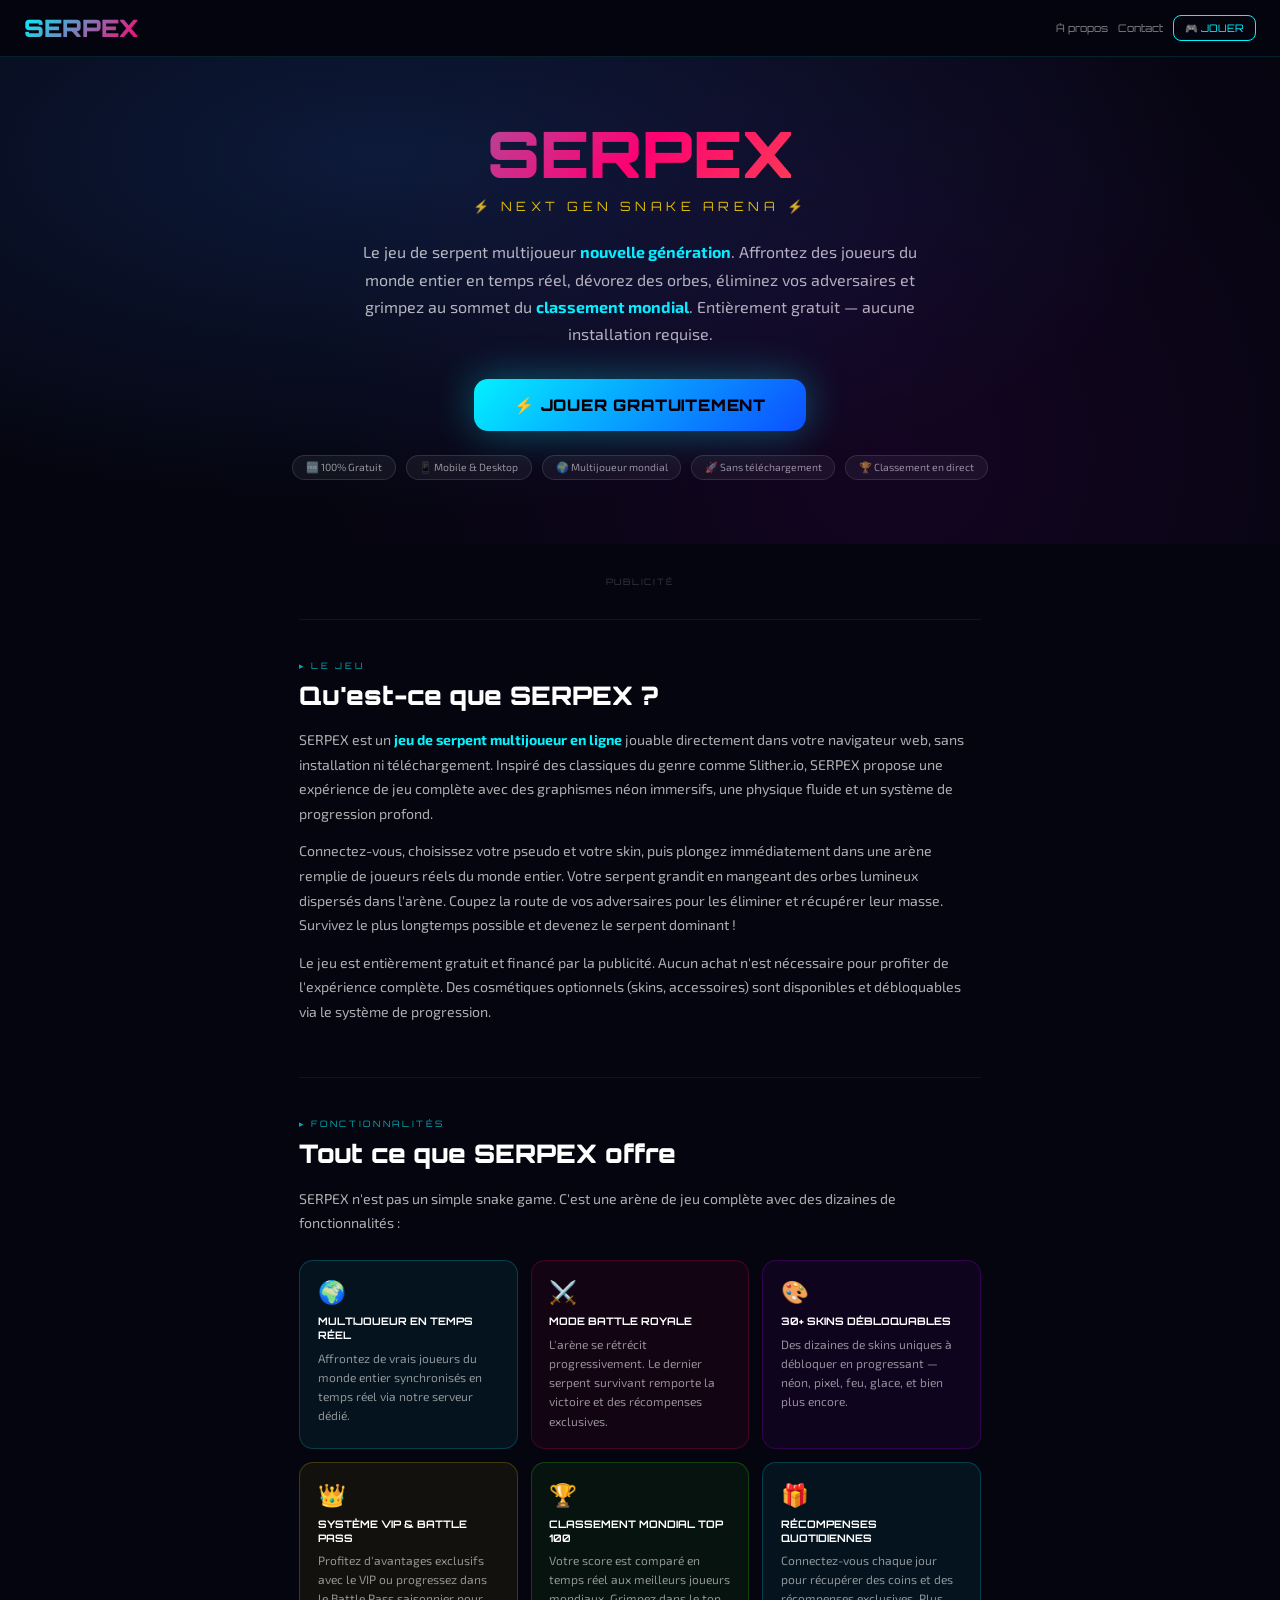
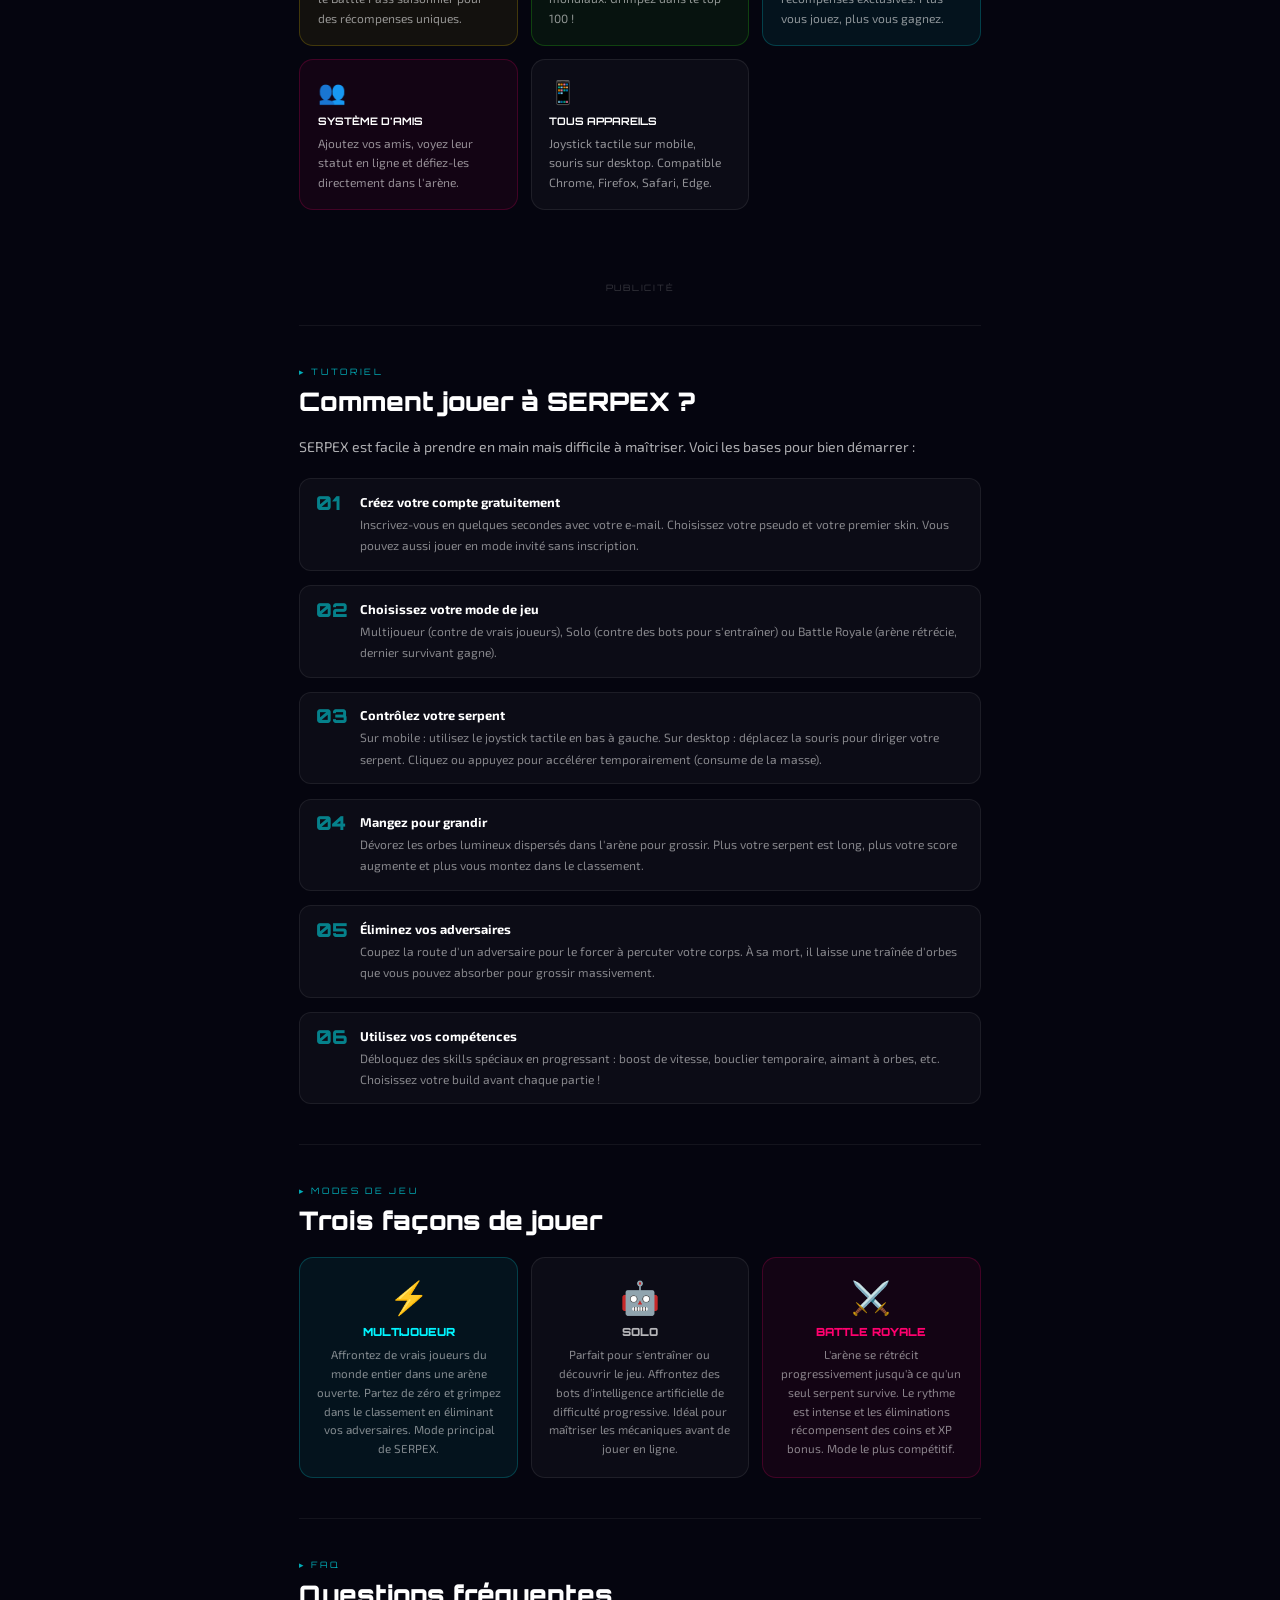
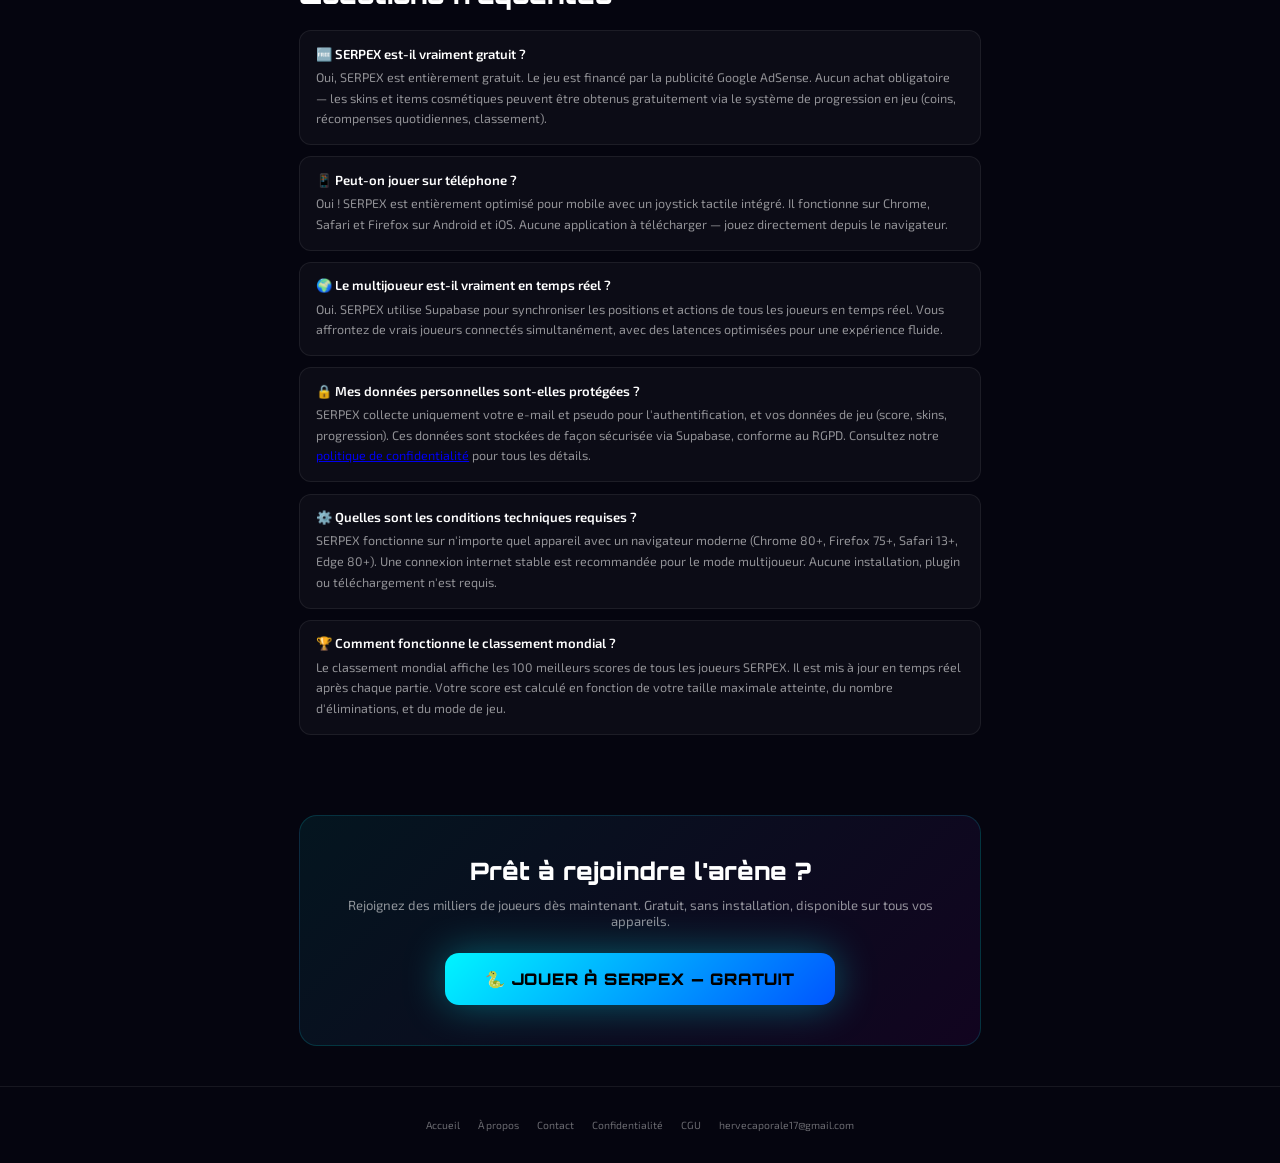
<file:  home.html>
<!DOCTYPE html>
<html lang="fr">
<head>
<meta charset="UTF-8">
<meta name="viewport" content="width=device-width, initial-scale=1.0">
<title>SERPEX &#8212; Jeu de Serpent Multijoueur en Ligne Gratuit | Snake Game</title>
<meta name="description" content="Jouez à SERPEX, le jeu de serpent multijoueur nouvelle génération ! Affrontez des joueurs du monde entier, débloquez des skins VIP, grimpez dans le classement mondial. 100% gratuit sur navigateur.">
<meta name="keywords" content="jeu serpent multijoueur, snake game gratuit, slither.io français, jeu navigateur en ligne, serpex, battle royale serpent">
<meta name="robots" content="index, follow">
<meta name="author" content="SERPEX">
<link rel="canonical" href="https://serpex-game26.github.io/serpex/home.html">
<link rel="icon" type="image/png" href="favicon.png">

<!-- Open Graph -->
<meta property="og:title" content="SERPEX &#8212; Jeu de Serpent Multijoueur Gratuit">
<meta property="og:description" content="Le jeu de serpent multijoueur nouvelle génération. Affrontez des joueurs du monde entier. Gratuit sur navigateur.">
<meta property="og:url" content="https://serpex-game26.github.io/serpex/home.html">
<meta property="og:type" content="website">
<meta property="og:locale" content="fr_FR">

<!-- Données structurées -->
<script type="application/ld+json">
{
  "@context": "https://schema.org",
  "@type": "VideoGame",
  "name": "SERPEX",
  "description": "Jeu de serpent multijoueur en ligne nouvelle génération, gratuit sur navigateur",
  "url": "https://serpex-game26.github.io/serpex/",
  "genre": ["Action", "Multijoueur", "Arcade", "Battle Royale"],
  "gamePlatform": "Navigateur Web",
  "applicationCategory": "Game",
  "operatingSystem": "Any",
  "offers": { "@type": "Offer", "price": "0", "priceCurrency": "EUR" }
}
</script>

<!-- Google tag (gtag.js) -->
<script async src="https://www.googletagmanager.com/gtag/js?id=G-9Q04XKXKD2"></script>
<script>
  window.dataLayer = window.dataLayer || [];
  function gtag(){dataLayer.push(arguments);}
  gtag('js', new Date());
  gtag('config', 'G-9Q04XKXKD2');
</script>
<meta name="google-site-verification" content="0975b490ab73a007">

<!-- Twitter Card -->
<meta name="twitter:card" content="summary_large_image">
<meta name="twitter:title" content="SERPEX &#8212; Jeu de Serpent Multijoueur Gratuit">
<meta name="twitter:description" content="Le jeu de serpent multijoueur nouvelle génération. Affrontez des joueurs du monde entier. Gratuit sur navigateur.">
<meta name="twitter:image" content="https://serpex-game26.github.io/serpex/cover.jpg">

<!-- Open Graph Image -->
<meta property="og:image" content="https://serpex-game26.github.io/serpex/cover.jpg">
<meta property="og:image:width" content="1200">
<meta property="og:image:height" content="630">
<meta property="og:image:alt" content="SERPEX - Jeu de serpent multijoueur en ligne">
<meta property="og:site_name" content="SERPEX">

<!-- Google AdSense -->
<script async src="https://pagead2.googlesyndication.com/pagead/js/adsbygoogle.js?client=ca-pub-5433648295830648" crossorigin="anonymous"></script>

<style>
@import url('https://fonts.googleapis.com/css2?family=Orbitron:wght@400;700;900&family=Exo+2:wght@300;400;600&display=swap');

:root {
  --cyan: #00f5ff;
  --pink: #ff006e;
  --purple: #bf00ff;
  --gold: #ffd700;
  --green: #39ff14;
  --bg: #05050f;
}

* { margin: 0; padding: 0; box-sizing: border-box; }

body {
  background: var(--bg);
  font-family: 'Exo 2', sans-serif;
  color: white;
  min-height: 100vh;
}

/* &#9472;&#9472;&#9472; HEADER / NAV &#9472;&#9472;&#9472; */
header {
  background: rgba(5,5,15,0.95);
  border-bottom: 1px solid rgba(0,245,255,0.12);
  padding: 0.8rem 1.5rem;
  display: flex;
  justify-content: space-between;
  align-items: center;
  position: sticky;
  top: 0;
  z-index: 100;
  backdrop-filter: blur(10px);
}

.logo-text {
  font-family: 'Orbitron', monospace;
  font-size: 1.5rem;
  font-weight: 900;
  background: linear-gradient(135deg, var(--cyan), var(--pink));
  -webkit-background-clip: text;
  -webkit-text-fill-color: transparent;
  background-clip: text;
  text-decoration: none;
}

nav {
  display: flex;
  align-items: center;
  gap: 0.6rem;
  flex-shrink: 0;
}

nav a {
  color: rgba(255,255,255,0.5);
  text-decoration: none;
  font-size: 0.65rem;
  font-family: 'Orbitron', monospace;
  white-space: nowrap;
  transition: color 0.2s;
}

nav a:hover { color: var(--cyan); }

/* Sur très petits écrans : masquer les liens texte, garder uniquement JOUER */
@media (max-width: 420px) {
  nav a:not([style]) { display: none; }
  .logo-text { font-size: 1.1rem; }
  header { padding: 0.7rem 1rem; }
}

/* &#9472;&#9472;&#9472; HERO &#9472;&#9472;&#9472; */
.hero {
  background: radial-gradient(ellipse at 30% 20%, #0d1a3a 0%, var(--bg) 65%),
              url("data:image/svg+xml,%3Csvg width='60' height='60' viewBox='0 0 60 60' xmlns='http://www.w3.org/2000/svg'%3E%3Cg fill='none'%3E%3Cg fill='%2300f5ff' fill-opacity='0.03'%3E%3Cpath d='M36 34v-4h-2v4h-4v2h4v4h2v-4h4v-2h-4zm0-30V0h-2v4h-4v2h4v4h2V6h4V4h-4zM6 34v-4H4v4H0v2h4v4h2v-4h4v-2H6zM6 4V0H4v4H0v2h4v4h2V6h4V4H6z'/%3E%3C/g%3E%3C/g%3E%3C/svg%3E");
  text-align: center;
  padding: 3.5rem 1.5rem 4rem;
  position: relative;
  overflow: hidden;
}

.hero::before {
  content: '';
  position: absolute;
  inset: 0;
  background: radial-gradient(circle at 70% 80%, rgba(191,0,255,0.08) 0%, transparent 60%);
  pointer-events: none;
}

.hero h1 {
  font-family: 'Orbitron', monospace;
  font-size: clamp(2.2rem, 8vw, 4rem);
  font-weight: 900;
  background: linear-gradient(135deg, var(--cyan), var(--pink), var(--gold));
  -webkit-background-clip: text;
  -webkit-text-fill-color: transparent;
  background-clip: text;
  margin-bottom: 0.3rem;
  animation: glow 2s ease-in-out infinite alternate;
}

@keyframes glow {
  from { filter: drop-shadow(0 0 15px rgba(0,245,255,0.4)); }
  to   { filter: drop-shadow(0 0 30px rgba(255,0,110,0.4)); }
}

.hero-sub {
  font-family: 'Orbitron', monospace;
  font-size: clamp(0.55rem, 2.5vw, 0.8rem);
  color: var(--gold);
  letter-spacing: 0.35em;
  margin-bottom: 1.5rem;
  opacity: 0.85;
}

.hero-desc {
  font-size: clamp(0.85rem, 2.5vw, 1rem);
  color: rgba(255,255,255,0.7);
  line-height: 1.7;
  max-width: 560px;
  margin: 0 auto 2rem;
}

.hero-desc strong { color: var(--cyan); }

.play-btn {
  display: inline-block;
  padding: 1rem 2.5rem;
  background: linear-gradient(135deg, var(--cyan), #0055ff);
  border-radius: 14px;
  font-family: 'Orbitron', monospace;
  font-size: 1rem;
  font-weight: 900;
  color: #000;
  text-decoration: none;
  box-shadow: 0 0 40px rgba(0,245,255,0.35);
  transition: box-shadow 0.2s, transform 0.15s;
  letter-spacing: 0.05em;
}

.play-btn:hover {
  box-shadow: 0 0 60px rgba(0,245,255,0.55);
  transform: translateY(-2px);
}

.hero-badges {
  display: flex;
  justify-content: center;
  flex-wrap: wrap;
  gap: 0.6rem;
  margin-top: 1.5rem;
}

.badge {
  background: rgba(255,255,255,0.05);
  border: 1px solid rgba(255,255,255,0.12);
  border-radius: 20px;
  padding: 0.3rem 0.8rem;
  font-size: 0.65rem;
  color: rgba(255,255,255,0.55);
}

/* &#9472;&#9472;&#9472; CONTAINER &#9472;&#9472;&#9472; */
.container {
  max-width: 720px;
  margin: 0 auto;
  padding: 0 1.2rem;
}

/* &#9472;&#9472;&#9472; AD SLOT &#9472;&#9472;&#9472; */
.ad-slot {
  margin: 2rem auto;
  max-width: 720px;
  padding: 0 1.2rem;
  text-align: center;
}

.ad-label {
  font-size: 0.55rem;
  color: rgba(255,255,255,0.2);
  letter-spacing: 0.2em;
  margin-bottom: 0.4rem;
  font-family: 'Orbitron', monospace;
}

/* &#9472;&#9472;&#9472; SECTIONS &#9472;&#9472;&#9472; */
.section {
  padding: 2.5rem 0;
  border-top: 1px solid rgba(255,255,255,0.06);
}

.section-tag {
  font-family: 'Orbitron', monospace;
  font-size: 0.55rem;
  letter-spacing: 0.3em;
  color: var(--cyan);
  margin-bottom: 0.5rem;
  opacity: 0.7;
}

.section h2 {
  font-family: 'Orbitron', monospace;
  font-size: clamp(1.1rem, 4vw, 1.6rem);
  font-weight: 900;
  margin-bottom: 1rem;
  line-height: 1.3;
}

.section p {
  font-size: 0.88rem;
  color: rgba(255,255,255,0.68);
  line-height: 1.75;
  margin-bottom: 0.8rem;
}

/* &#9472;&#9472;&#9472; FEATURES GRID &#9472;&#9472;&#9472; */
.features-grid {
  display: grid;
  grid-template-columns: repeat(auto-fill, minmax(200px, 1fr));
  gap: 0.8rem;
  margin-top: 1.5rem;
}

.feature-card {
  border-radius: 14px;
  padding: 1.1rem;
  transition: transform 0.15s;
}

.feature-card:hover { transform: translateY(-3px); }

.fc-cyan   { background: rgba(0,245,255,0.06);   border: 1px solid rgba(0,245,255,0.2); }
.fc-pink   { background: rgba(255,0,110,0.06);   border: 1px solid rgba(255,0,110,0.2); }
.fc-purple { background: rgba(191,0,255,0.06);   border: 1px solid rgba(191,0,255,0.2); }
.fc-gold   { background: rgba(255,215,0,0.06);   border: 1px solid rgba(255,215,0,0.2); }
.fc-green  { background: rgba(57,255,20,0.06);   border: 1px solid rgba(57,255,20,0.2); }
.fc-dim    { background: rgba(255,255,255,0.03); border: 1px solid rgba(255,255,255,0.08); }

.fc-icon  { font-size: 1.4rem; margin-bottom: 0.5rem; display: block; }
.fc-title { font-family: 'Orbitron', monospace; font-size: 0.65rem; font-weight: 700; margin-bottom: 0.4rem; color: #fff; }
.fc-desc  { font-size: 0.75rem; color: rgba(255,255,255,0.55); line-height: 1.6; }

/* &#9472;&#9472;&#9472; HOW TO PLAY &#9472;&#9472;&#9472; */
.steps {
  display: flex;
  flex-direction: column;
  gap: 0.9rem;
  margin-top: 1.2rem;
}

.step {
  display: flex;
  gap: 1rem;
  align-items: flex-start;
  background: rgba(255,255,255,0.03);
  border: 1px solid rgba(255,255,255,0.07);
  border-radius: 12px;
  padding: 0.9rem 1rem;
}

.step-num {
  font-family: 'Orbitron', monospace;
  font-size: 1.2rem;
  font-weight: 900;
  color: var(--cyan);
  opacity: 0.5;
  min-width: 28px;
  line-height: 1;
}

.step-text strong { color: #fff; display: block; font-size: 0.8rem; margin-bottom: 0.2rem; }
.step-text span   { font-size: 0.75rem; color: rgba(255,255,255,0.5); line-height: 1.6; }

/* &#9472;&#9472;&#9472; MODES &#9472;&#9472;&#9472; */
.modes-grid {
  display: grid;
  grid-template-columns: repeat(auto-fill, minmax(180px, 1fr));
  gap: 0.8rem;
  margin-top: 1.2rem;
}

.mode-card {
  border-radius: 14px;
  padding: 1.2rem 1rem;
  text-align: center;
}

.mode-icon  { font-size: 2rem; margin-bottom: 0.5rem; display: block; }
.mode-title { font-family: 'Orbitron', monospace; font-size: 0.7rem; font-weight: 900; margin-bottom: 0.4rem; }
.mode-desc  { font-size: 0.73rem; color: rgba(255,255,255,0.5); line-height: 1.6; }

/* &#9472;&#9472;&#9472; FAQ &#9472;&#9472;&#9472; */
.faq { margin-top: 1.2rem; display: flex; flex-direction: column; gap: 0.7rem; }

.faq-item {
  background: rgba(255,255,255,0.03);
  border: 1px solid rgba(255,255,255,0.07);
  border-radius: 12px;
  padding: 0.9rem 1rem;
}

.faq-q { font-size: 0.82rem; font-weight: 600; color: #fff; margin-bottom: 0.4rem; }
.faq-a { font-size: 0.78rem; color: rgba(255,255,255,0.55); line-height: 1.65; }

/* &#9472;&#9472;&#9472; CTA BOTTOM &#9472;&#9472;&#9472; */
.cta-bottom {
  background: linear-gradient(135deg, rgba(0,245,255,0.07), rgba(191,0,255,0.07));
  border: 1px solid rgba(0,245,255,0.15);
  border-radius: 18px;
  padding: 2.5rem 1.5rem;
  text-align: center;
  margin: 2.5rem 0;
}

.cta-bottom h2 {
  font-family: 'Orbitron', monospace;
  font-size: clamp(1rem, 4vw, 1.5rem);
  font-weight: 900;
  margin-bottom: 0.7rem;
}

.cta-bottom p {
  font-size: 0.82rem;
  color: rgba(255,255,255,0.55);
  margin-bottom: 1.5rem;
}

/* &#9472;&#9472;&#9472; FOOTER &#9472;&#9472;&#9472; */
footer {
  border-top: 1px solid rgba(255,255,255,0.07);
  padding: 2rem 1.5rem;
  text-align: center;
  font-size: 0.65rem;
  color: rgba(255,255,255,0.25);
}

footer a {
  color: rgba(255,255,255,0.4);
  text-decoration: none;
  margin: 0 0.5rem;
  transition: color 0.2s;
}

footer a:hover { color: var(--cyan); }

.footer-links { margin-bottom: 0.8rem; }
</style>
</head>
<body>

<!-- HEADER -->
<header>
  <a href="index.html?play=1" class="logo-text">SERPEX</a>
  <nav>
    <a href="about.html">À propos</a>
    <a href="contact.html">Contact</a>
    <a href="index.html?play=1" style="color:var(--cyan);border:1px solid var(--cyan);padding:0.3rem 0.7rem;border-radius:8px;">&#127918; JOUER</a>
  </nav>
</header>

<!-- HERO -->
<div class="hero">
  <h1>SERPEX</h1>
  <div class="hero-sub">&#9889; NEXT GEN SNAKE ARENA &#9889;</div>
  <p class="hero-desc">
    Le jeu de serpent multijoueur <strong>nouvelle génération</strong>. Affrontez des joueurs du monde entier en temps réel, dévorez des orbes, éliminez vos adversaires et grimpez au sommet du <strong>classement mondial</strong>. Entièrement gratuit &#8212; aucune installation requise.
  </p>
  <a href="index.html?play=1" class="play-btn">&#9889; JOUER GRATUITEMENT</a>
  <div class="hero-badges">
    <span class="badge">&#127379; 100% Gratuit</span>
    <span class="badge">&#128241; Mobile & Desktop</span>
    <span class="badge">&#127757; Multijoueur mondial</span>
    <span class="badge">&#128640; Sans téléchargement</span>
    <span class="badge">&#127942; Classement en direct</span>
  </div>
</div>

<!-- AD SLOT 1 -->
<div class="ad-slot">
  <div class="ad-label">PUBLICITÉ</div>
  <ins class="adsbygoogle"
       style="display:block"
       data-ad-client="ca-pub-5433648295830648"
       data-ad-slot="5101438658"
       data-ad-format="auto"
       data-full-width-responsive="true"></ins>
  <script>(adsbygoogle = window.adsbygoogle || []).push({});</script>
</div>

<!-- SECTION : QU'EST-CE QUE SERPEX -->
<div class="container">
  <section class="section">
    <div class="section-tag">&#9656; LE JEU</div>
    <h2>Qu'est-ce que SERPEX ?</h2>
    <p>SERPEX est un <strong style="color:var(--cyan);">jeu de serpent multijoueur en ligne</strong> jouable directement dans votre navigateur web, sans installation ni téléchargement. Inspiré des classiques du genre comme Slither.io, SERPEX propose une expérience de jeu complète avec des graphismes néon immersifs, une physique fluide et un système de progression profond.</p>
    <p>Connectez-vous, choisissez votre pseudo et votre skin, puis plongez immédiatement dans une arène remplie de joueurs réels du monde entier. Votre serpent grandit en mangeant des orbes lumineux dispersés dans l'arène. Coupez la route de vos adversaires pour les éliminer et récupérer leur masse. Survivez le plus longtemps possible et devenez le serpent dominant !</p>
    <p>Le jeu est entièrement gratuit et financé par la publicité. Aucun achat n'est nécessaire pour profiter de l'expérience complète. Des cosmétiques optionnels (skins, accessoires) sont disponibles et débloquables via le système de progression.</p>
  </section>

  <!-- FEATURES -->
  <section class="section">
    <div class="section-tag">&#9656; FONCTIONNALITÉS</div>
    <h2>Tout ce que SERPEX offre</h2>
    <p>SERPEX n'est pas un simple snake game. C'est une arène de jeu complète avec des dizaines de fonctionnalités :</p>

    <div class="features-grid">
      <div class="feature-card fc-cyan">
        <span class="fc-icon">&#127757;</span>
        <div class="fc-title">MULTIJOUEUR EN TEMPS RÉEL</div>
        <div class="fc-desc">Affrontez de vrais joueurs du monde entier synchronisés en temps réel via notre serveur dédié.</div>
      </div>
      <div class="feature-card fc-pink">
        <span class="fc-icon">&#9876;&#65039;</span>
        <div class="fc-title">MODE BATTLE ROYALE</div>
        <div class="fc-desc">L'arène se rétrécit progressivement. Le dernier serpent survivant remporte la victoire et des récompenses exclusives.</div>
      </div>
      <div class="feature-card fc-purple">
        <span class="fc-icon">&#127912;</span>
        <div class="fc-title">30+ SKINS DÉBLOQUABLES</div>
        <div class="fc-desc">Des dizaines de skins uniques à débloquer en progressant &#8212; néon, pixel, feu, glace, et bien plus encore.</div>
      </div>
      <div class="feature-card fc-gold">
        <span class="fc-icon">&#128081;</span>
        <div class="fc-title">SYSTÈME VIP & BATTLE PASS</div>
        <div class="fc-desc">Profitez d'avantages exclusifs avec le VIP ou progressez dans le Battle Pass saisonnier pour des récompenses uniques.</div>
      </div>
      <div class="feature-card fc-green">
        <span class="fc-icon">&#127942;</span>
        <div class="fc-title">CLASSEMENT MONDIAL TOP 100</div>
        <div class="fc-desc">Votre score est comparé en temps réel aux meilleurs joueurs mondiaux. Grimpez dans le top 100 !</div>
      </div>
      <div class="feature-card fc-cyan">
        <span class="fc-icon">&#127873;</span>
        <div class="fc-title">RÉCOMPENSES QUOTIDIENNES</div>
        <div class="fc-desc">Connectez-vous chaque jour pour récupérer des coins et des récompenses exclusives. Plus vous jouez, plus vous gagnez.</div>
      </div>
      <div class="feature-card fc-pink">
        <span class="fc-icon">&#128101;</span>
        <div class="fc-title">SYSTÈME D'AMIS</div>
        <div class="fc-desc">Ajoutez vos amis, voyez leur statut en ligne et défiez-les directement dans l'arène.</div>
      </div>
      <div class="feature-card fc-dim">
        <span class="fc-icon">&#128241;</span>
        <div class="fc-title">TOUS APPAREILS</div>
        <div class="fc-desc">Joystick tactile sur mobile, souris sur desktop. Compatible Chrome, Firefox, Safari, Edge.</div>
      </div>
    </div>
  </section>
</div>

<!-- AD SLOT 2 -->
<div class="ad-slot">
  <div class="ad-label">PUBLICITÉ</div>
  <ins class="adsbygoogle"
       style="display:block"
       data-ad-client="ca-pub-5433648295830648"
       data-ad-slot="5101438658"
       data-ad-format="auto"
       data-full-width-responsive="true"></ins>
  <script>(adsbygoogle = window.adsbygoogle || []).push({});</script>
</div>

<div class="container">

  <!-- HOW TO PLAY -->
  <section class="section">
    <div class="section-tag">&#9656; TUTORIEL</div>
    <h2>Comment jouer à SERPEX ?</h2>
    <p>SERPEX est facile à prendre en main mais difficile à maîtriser. Voici les bases pour bien démarrer :</p>

    <div class="steps">
      <div class="step">
        <span class="step-num">01</span>
        <div class="step-text">
          <strong>Créez votre compte gratuitement</strong>
          <span>Inscrivez-vous en quelques secondes avec votre e-mail. Choisissez votre pseudo et votre premier skin. Vous pouvez aussi jouer en mode invité sans inscription.</span>
        </div>
      </div>
      <div class="step">
        <span class="step-num">02</span>
        <div class="step-text">
          <strong>Choisissez votre mode de jeu</strong>
          <span>Multijoueur (contre de vrais joueurs), Solo (contre des bots pour s'entraîner) ou Battle Royale (arène rétrécie, dernier survivant gagne).</span>
        </div>
      </div>
      <div class="step">
        <span class="step-num">03</span>
        <div class="step-text">
          <strong>Contrôlez votre serpent</strong>
          <span>Sur mobile : utilisez le joystick tactile en bas à gauche. Sur desktop : déplacez la souris pour diriger votre serpent. Cliquez ou appuyez pour accélérer temporairement (consume de la masse).</span>
        </div>
      </div>
      <div class="step">
        <span class="step-num">04</span>
        <div class="step-text">
          <strong>Mangez pour grandir</strong>
          <span>Dévorez les orbes lumineux dispersés dans l'arène pour grossir. Plus votre serpent est long, plus votre score augmente et plus vous montez dans le classement.</span>
        </div>
      </div>
      <div class="step">
        <span class="step-num">05</span>
        <div class="step-text">
          <strong>Éliminez vos adversaires</strong>
          <span>Coupez la route d'un adversaire pour le forcer à percuter votre corps. À sa mort, il laisse une traînée d'orbes que vous pouvez absorber pour grossir massivement.</span>
        </div>
      </div>
      <div class="step">
        <span class="step-num">06</span>
        <div class="step-text">
          <strong>Utilisez vos compétences</strong>
          <span>Débloquez des skills spéciaux en progressant : boost de vitesse, bouclier temporaire, aimant à orbes, etc. Choisissez votre build avant chaque partie !</span>
        </div>
      </div>
    </div>
  </section>

  <!-- GAME MODES -->
  <section class="section">
    <div class="section-tag">&#9656; MODES DE JEU</div>
    <h2>Trois façons de jouer</h2>

    <div class="modes-grid">
      <div class="mode-card fc-cyan">
        <span class="mode-icon">&#9889;</span>
        <div class="mode-title" style="color:var(--cyan);">MULTIJOUEUR</div>
        <div class="mode-desc">Affrontez de vrais joueurs du monde entier dans une arène ouverte. Partez de zéro et grimpez dans le classement en éliminant vos adversaires. Mode principal de SERPEX.</div>
      </div>
      <div class="mode-card fc-dim">
        <span class="mode-icon">&#129302;</span>
        <div class="mode-title" style="color:rgba(255,255,255,0.7);">SOLO</div>
        <div class="mode-desc">Parfait pour s'entraîner ou découvrir le jeu. Affrontez des bots d'intelligence artificielle de difficulté progressive. Idéal pour maîtriser les mécaniques avant de jouer en ligne.</div>
      </div>
      <div class="mode-card fc-pink">
        <span class="mode-icon">&#9876;&#65039;</span>
        <div class="mode-title" style="color:var(--pink);">BATTLE ROYALE</div>
        <div class="mode-desc">L'arène se rétrécit progressivement jusqu'à ce qu'un seul serpent survive. Le rythme est intense et les éliminations récompensent des coins et XP bonus. Mode le plus compétitif.</div>
      </div>
    </div>
  </section>

  <!-- FAQ -->
  <section class="section">
    <div class="section-tag">&#9656; FAQ</div>
    <h2>Questions fréquentes</h2>

    <div class="faq">
      <div class="faq-item">
        <div class="faq-q">&#127379; SERPEX est-il vraiment gratuit ?</div>
        <div class="faq-a">Oui, SERPEX est entièrement gratuit. Le jeu est financé par la publicité Google AdSense. Aucun achat obligatoire &#8212; les skins et items cosmétiques peuvent être obtenus gratuitement via le système de progression en jeu (coins, récompenses quotidiennes, classement).</div>
      </div>
      <div class="faq-item">
        <div class="faq-q">&#128241; Peut-on jouer sur téléphone ?</div>
        <div class="faq-a">Oui ! SERPEX est entièrement optimisé pour mobile avec un joystick tactile intégré. Il fonctionne sur Chrome, Safari et Firefox sur Android et iOS. Aucune application à télécharger &#8212; jouez directement depuis le navigateur.</div>
      </div>
      <div class="faq-item">
        <div class="faq-q">&#127757; Le multijoueur est-il vraiment en temps réel ?</div>
        <div class="faq-a">Oui. SERPEX utilise Supabase pour synchroniser les positions et actions de tous les joueurs en temps réel. Vous affrontez de vrais joueurs connectés simultanément, avec des latences optimisées pour une expérience fluide.</div>
      </div>
      <div class="faq-item">
        <div class="faq-q">&#128274; Mes données personnelles sont-elles protégées ?</div>
        <div class="faq-a">SERPEX collecte uniquement votre e-mail et pseudo pour l'authentification, et vos données de jeu (score, skins, progression). Ces données sont stockées de façon sécurisée via Supabase, conforme au RGPD. Consultez notre <a href="privacy.html">politique de confidentialité</a> pour tous les détails.</div>
      </div>
      <div class="faq-item">
        <div class="faq-q">&#9881;&#65039; Quelles sont les conditions techniques requises ?</div>
        <div class="faq-a">SERPEX fonctionne sur n'importe quel appareil avec un navigateur moderne (Chrome 80+, Firefox 75+, Safari 13+, Edge 80+). Une connexion internet stable est recommandée pour le mode multijoueur. Aucune installation, plugin ou téléchargement n'est requis.</div>
      </div>
      <div class="faq-item">
        <div class="faq-q">&#127942; Comment fonctionne le classement mondial ?</div>
        <div class="faq-a">Le classement mondial affiche les 100 meilleurs scores de tous les joueurs SERPEX. Il est mis à jour en temps réel après chaque partie. Votre score est calculé en fonction de votre taille maximale atteinte, du nombre d'éliminations, et du mode de jeu.</div>
      </div>
    </div>
  </section>

  <!-- CTA -->
  <div class="cta-bottom">
    <h2>Prêt à rejoindre l'arène ?</h2>
    <p>Rejoignez des milliers de joueurs dès maintenant. Gratuit, sans installation, disponible sur tous vos appareils.</p>
    <a href="index.html?play=1" class="play-btn">&#128013; JOUER À SERPEX &#8212; GRATUIT</a>
  </div>

</div>

<!-- FOOTER -->
    <footer>
    <a href="index.html?play=1">Accueil</a>
    <a href="about.html">À propos</a>
    <a href="contact.html">Contact</a>
    <a href="privacy.html">Confidentialité</a>
    <a href="terms.html">CGU</a>
    <a href="mailto:hervecaporale17@gmail.com" style="color:rgba(255,255,255,0.4);">hervecaporale17@gmail.com</a>
    </footer>
</body>
</html>
</file>
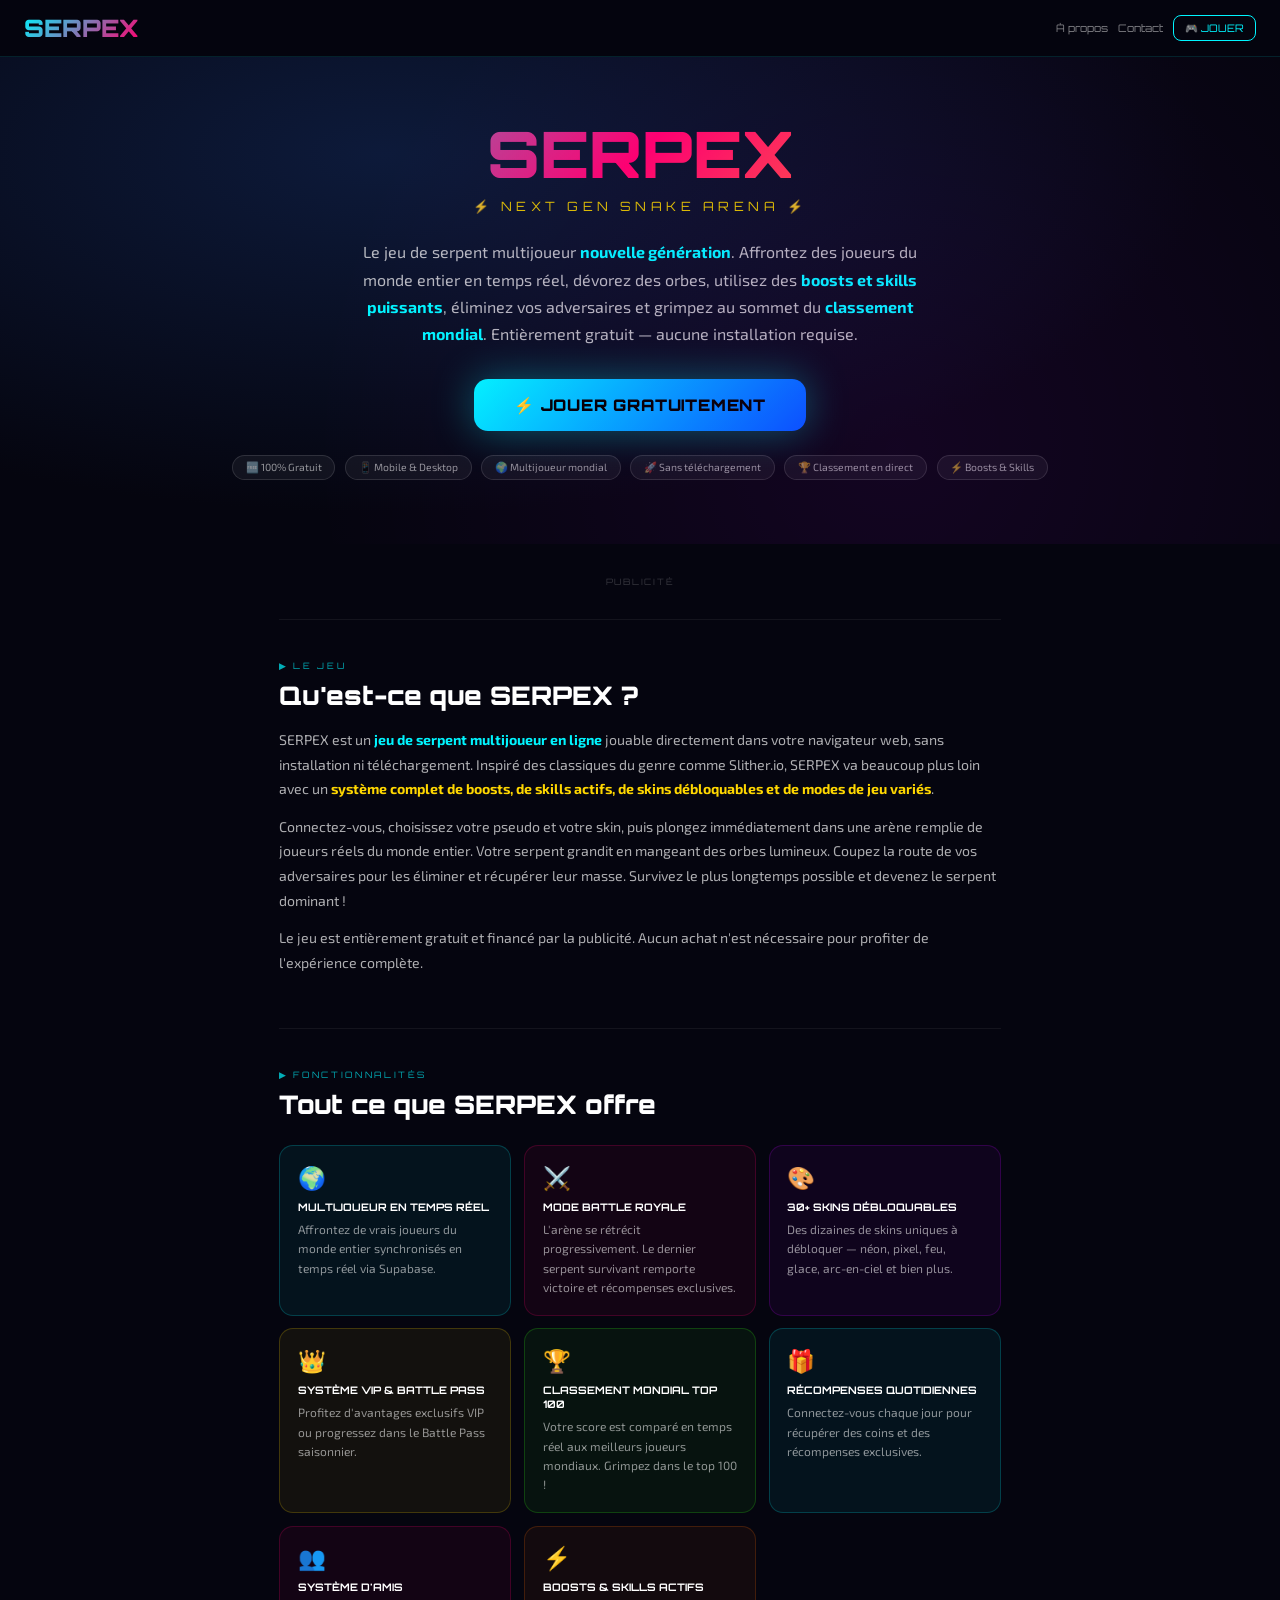
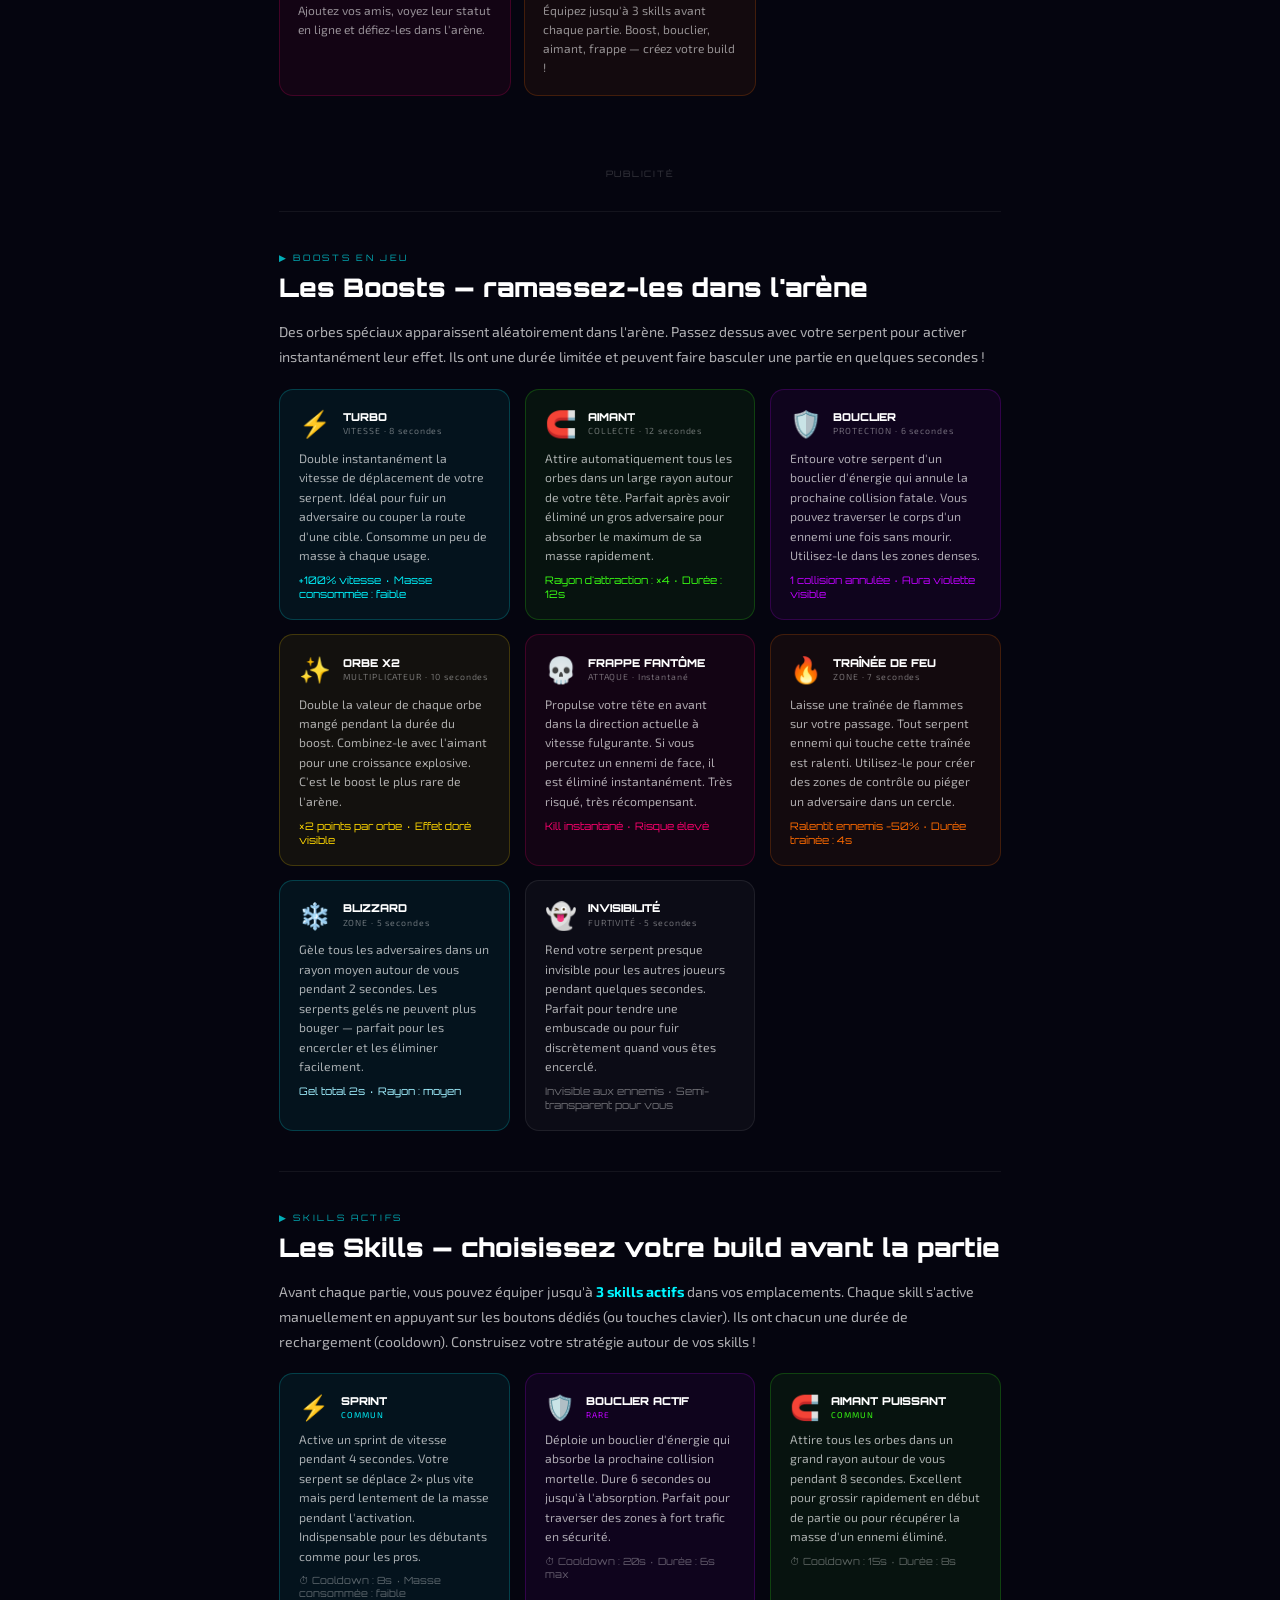
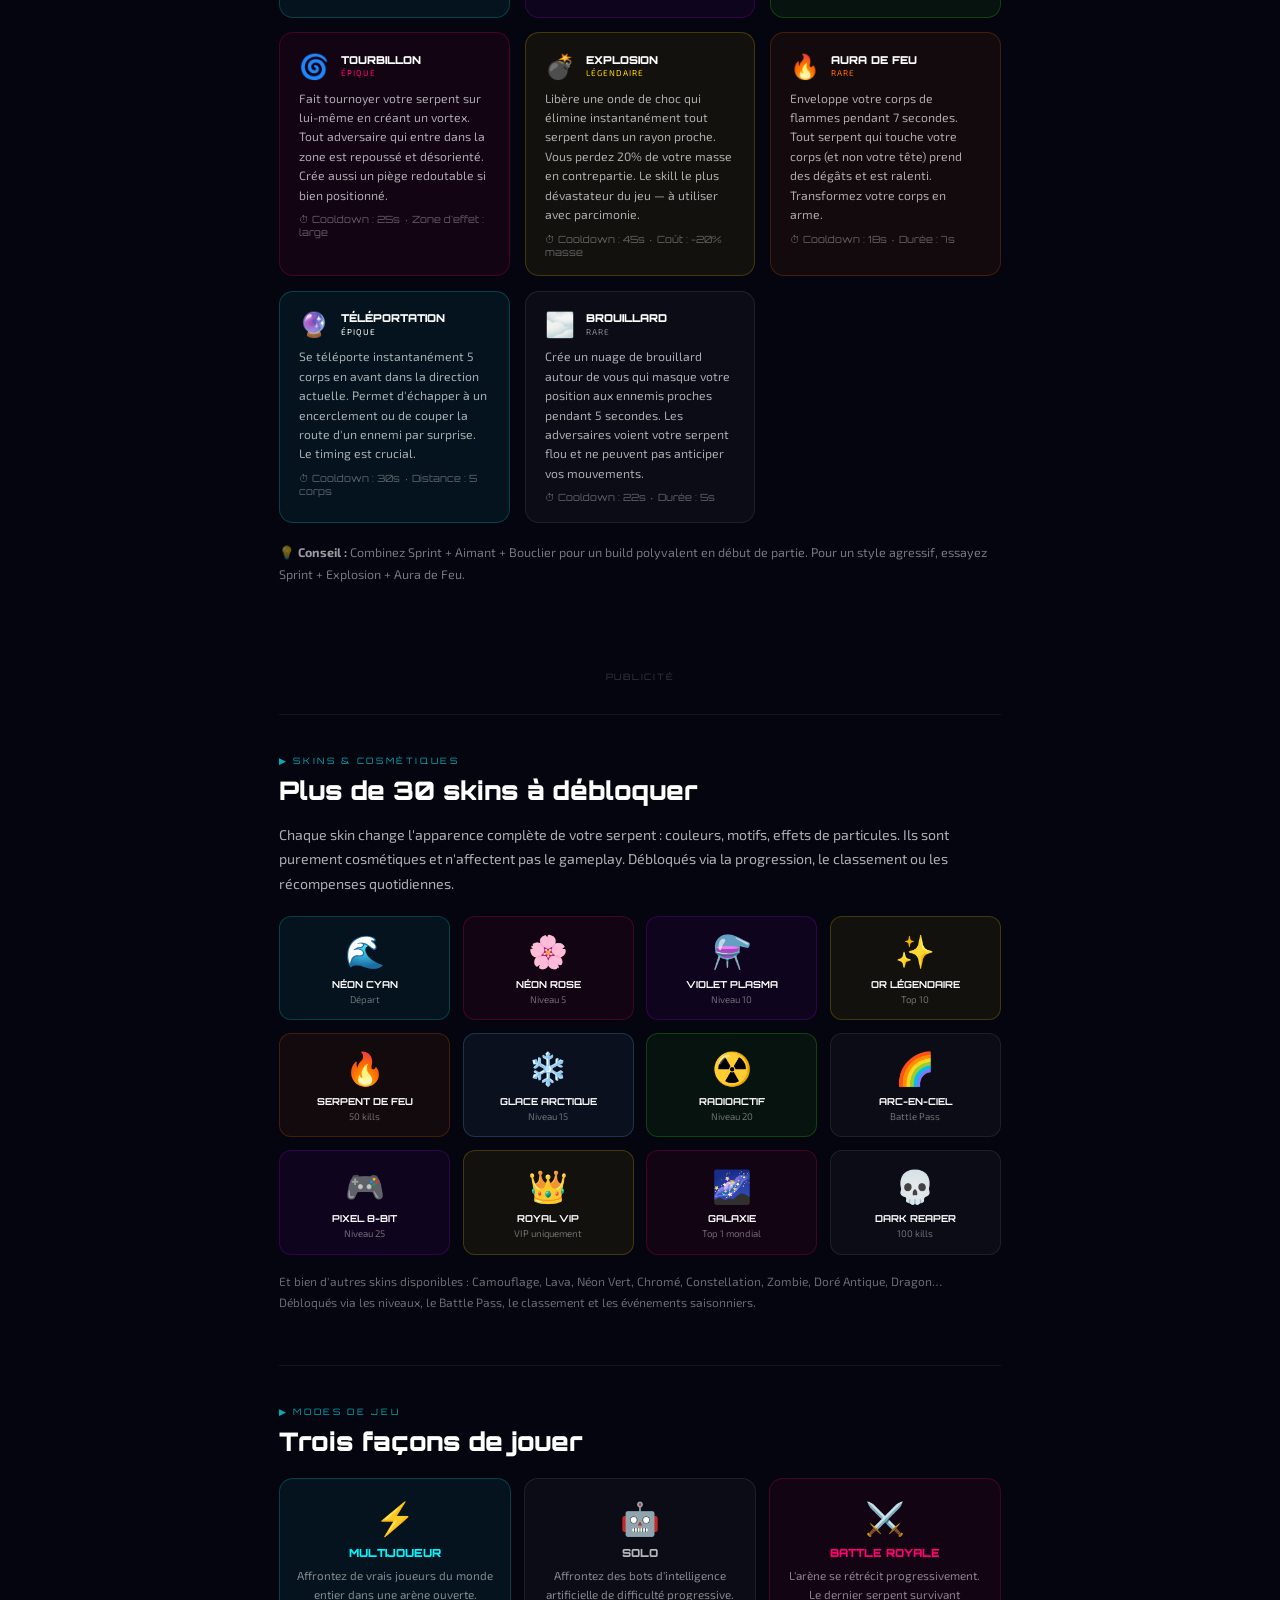
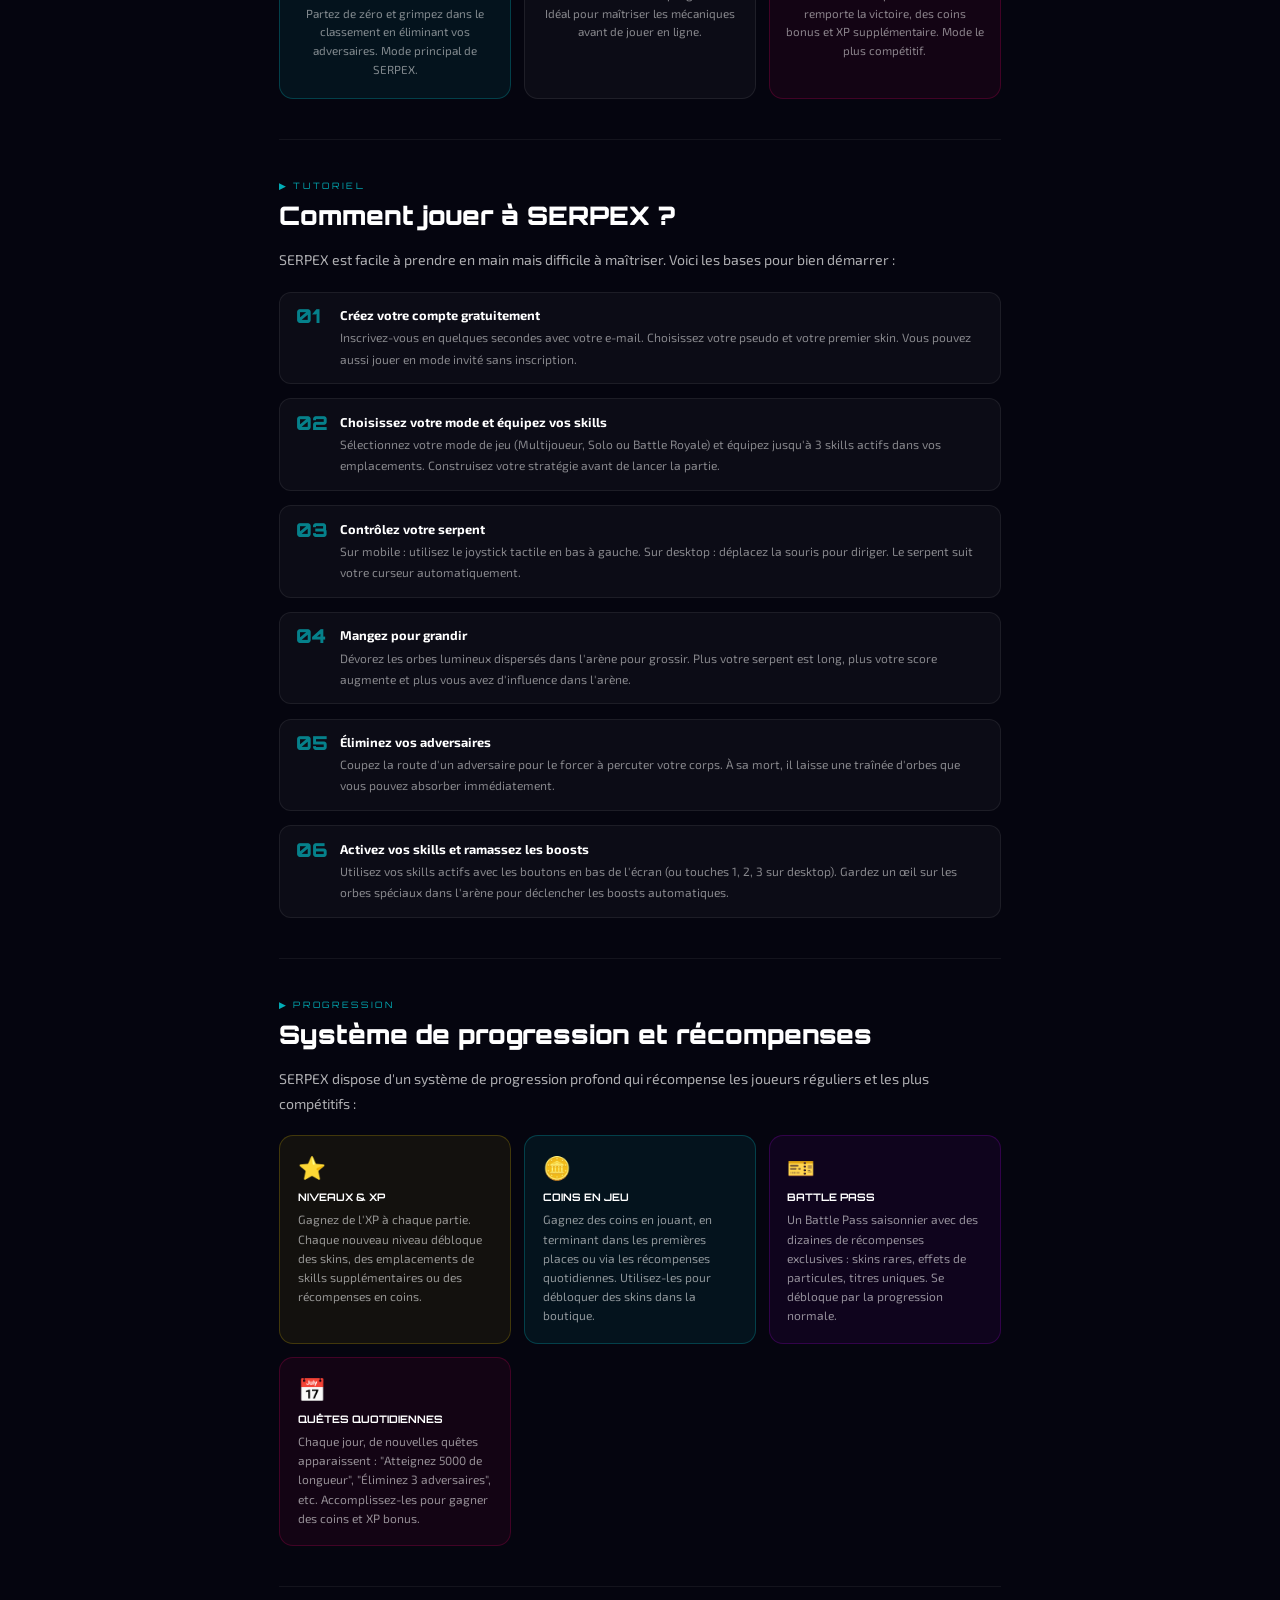
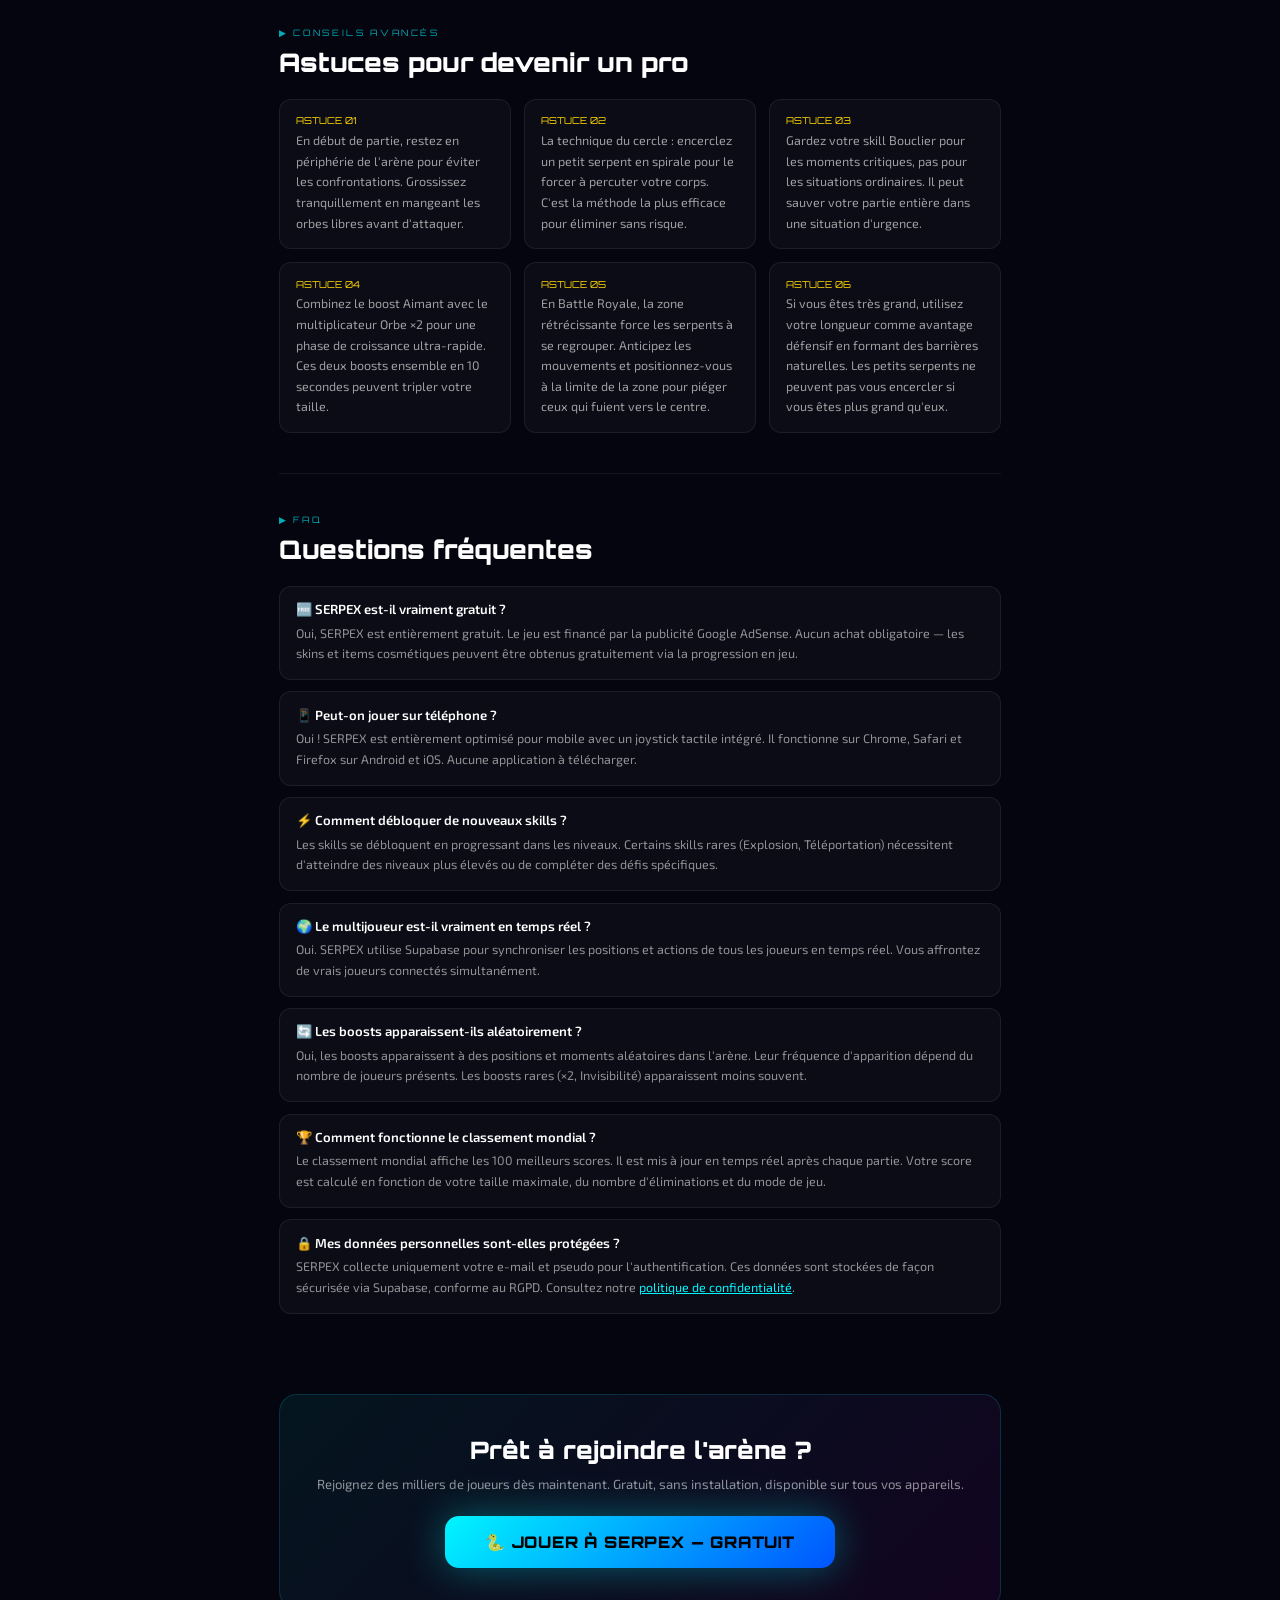
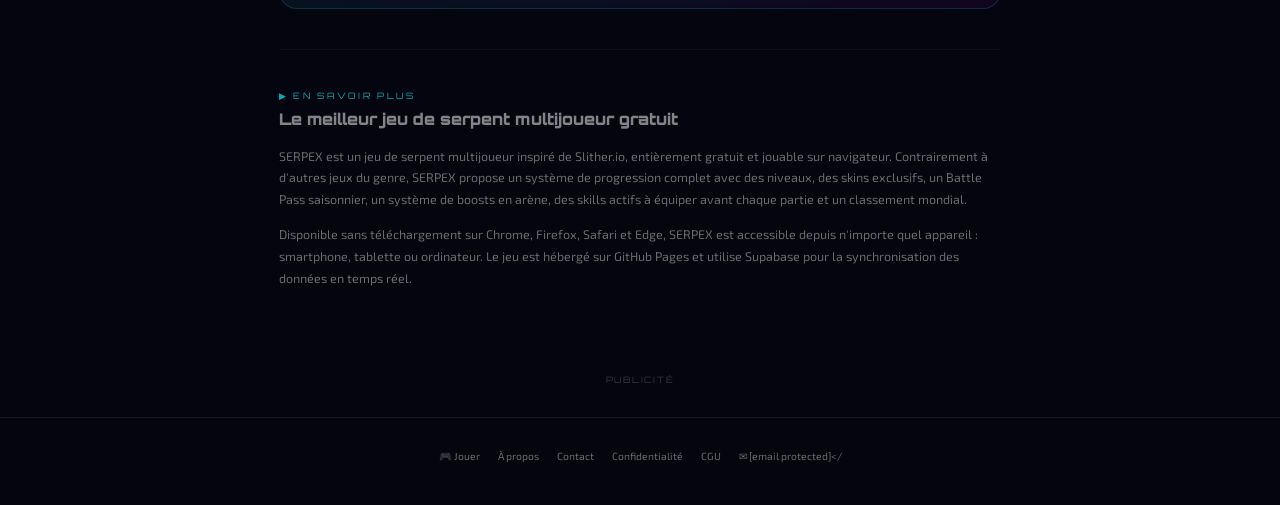
<file: home.html>
<!DOCTYPE html>
<html lang="fr">
<head>
<meta charset="UTF-8">
<meta name="viewport" content="width=device-width, initial-scale=1.0">
<title>SERPEX — Jeu de Serpent Multijoueur en Ligne Gratuit | Snake Game</title>
<meta name="description" content="Jouez à SERPEX, le jeu de serpent multijoueur nouvelle génération ! Affrontez des joueurs du monde entier, débloquez des skins VIP, utilisez des boosts et skills, grimpez dans le classement mondial. 100% gratuit sur navigateur.">
<meta name="keywords" content="jeu serpent multijoueur, snake game gratuit, slither.io français, jeu navigateur en ligne, serpex, battle royale serpent, boosts serpent, skills snake game">
<meta name="robots" content="index, follow">
<meta name="author" content="SERPEX — hervecaporale17@gmail.com">
<link rel="canonical" href="https://serpex-game26.github.io/serpex/home.html">
<link rel="icon" type="image/png" href="favicon.png">
<meta name="google-site-verification" content="0975b490ab73a007">

<!-- Open Graph -->
<meta property="og:title" content="SERPEX — Jeu de Serpent Multijoueur Gratuit">
<meta property="og:description" content="Le jeu de serpent multijoueur nouvelle génération. Boosts, skills, skins, Battle Royale. Gratuit sur navigateur.">
<meta property="og:url" content="https://serpex-game26.github.io/serpex/home.html">
<meta property="og:type" content="website">
<meta property="og:locale" content="fr_FR">
<meta property="og:site_name" content="SERPEX">
<meta property="og:image" content="https://serpex-game26.github.io/serpex/cover.jpg">
<meta property="og:image:width" content="1200">
<meta property="og:image:height" content="630">
<meta property="og:image:alt" content="SERPEX - Jeu de serpent multijoueur en ligne">

<!-- Twitter Card -->
<meta name="twitter:card" content="summary_large_image">
<meta name="twitter:title" content="SERPEX — Jeu de Serpent Multijoueur Gratuit">
<meta name="twitter:description" content="Le jeu de serpent multijoueur nouvelle génération. Gratuit sur navigateur.">
<meta name="twitter:image" content="https://serpex-game26.github.io/serpex/cover.jpg">

<!-- Données structurées -->
<script type="application/ld+json">
{
  "@context": "https://schema.org",
  "@type": "VideoGame",
  "name": "SERPEX",
  "description": "Jeu de serpent multijoueur en ligne nouvelle génération, gratuit sur navigateur",
  "url": "https://serpex-game26.github.io/serpex/",
  "genre": ["Action", "Multijoueur", "Arcade", "Battle Royale"],
  "gamePlatform": "Navigateur Web",
  "applicationCategory": "Game",
  "operatingSystem": "Any",
  "offers": { "@type": "Offer", "price": "0", "priceCurrency": "EUR" },
  "author": { "@type": "Person", "name": "Hervé Caporale", "email": "hervecaporale17@gmail.com" }
}
</script>

<!-- Google tag -->
<script async src="https://www.googletagmanager.com/gtag/js?id=G-9Q04XKXKD2"></script>
<script>
  window.dataLayer = window.dataLayer || [];
  function gtag(){dataLayer.push(arguments);}
  gtag('js', new Date());
  gtag('config', 'G-9Q04XKXKD2');
</script>

<!-- Google Consent Mode v2 -->
<script>
  window.dataLayer = window.dataLayer || [];
  function gtag(){dataLayer.push(arguments);}
  gtag('consent', 'default', {
    ad_storage: 'denied', ad_user_data: 'denied',
    ad_personalization: 'denied', analytics_storage: 'denied',
    functionality_storage: 'denied', personalization_storage: 'denied',
    security_storage: 'granted', wait_for_update: 2000
  });
  gtag('set', 'ads_data_redaction', true);
  gtag('set', 'url_passthrough', true);
</script>

<!-- Google AdSense -->
<script async src="https://pagead2.googlesyndication.com/pagead/js/adsbygoogle.js?client=ca-pub-5433648295830648" crossorigin="anonymous"></script>

<style>
@import url('https://fonts.googleapis.com/css2?family=Orbitron:wght@400;700;900&family=Exo+2:wght@300;400;600&display=swap');

:root {
  --cyan: #00f5ff;
  --pink: #ff006e;
  --purple: #bf00ff;
  --gold: #ffd700;
  --green: #39ff14;
  --orange: #ff6b00;
  --bg: #05050f;
}

* { margin: 0; padding: 0; box-sizing: border-box; }

body {
  background: var(--bg);
  font-family: 'Exo 2', sans-serif;
  color: white;
  min-height: 100vh;
}

/* NAV */
header {
  background: rgba(5,5,15,0.96);
  border-bottom: 1px solid rgba(0,245,255,0.12);
  padding: 0.8rem 1.5rem;
  display: flex;
  justify-content: space-between;
  align-items: center;
  position: sticky;
  top: 0;
  z-index: 100;
  backdrop-filter: blur(10px);
}
.logo-text {
  font-family: 'Orbitron', monospace;
  font-size: 1.5rem;
  font-weight: 900;
  background: linear-gradient(135deg, var(--cyan), var(--pink));
  -webkit-background-clip: text;
  -webkit-text-fill-color: transparent;
  background-clip: text;
  text-decoration: none;
}
nav { display: flex; align-items: center; gap: 0.6rem; flex-shrink: 0; }
nav a { color: rgba(255,255,255,0.5); text-decoration: none; font-size: 0.65rem; font-family: 'Orbitron', monospace; white-space: nowrap; transition: color 0.2s; }
nav a:hover { color: var(--cyan); }
@media (max-width: 420px) {
  nav a:not(.nav-play) { display: none; }
  .logo-text { font-size: 1.1rem; }
  header { padding: 0.7rem 1rem; }
}

/* HERO */
.hero {
  background: radial-gradient(ellipse at 30% 20%, #0d1a3a 0%, var(--bg) 65%),
              url("data:image/svg+xml,%3Csvg width='60' height='60' viewBox='0 0 60 60' xmlns='http://www.w3.org/2000/svg'%3E%3Cg fill='none'%3E%3Cg fill='%2300f5ff' fill-opacity='0.03'%3E%3Cpath d='M36 34v-4h-2v4h-4v2h4v4h2v-4h4v-2h-4zm0-30V0h-2v4h-4v2h4v4h2V6h4V4h-4zM6 34v-4H4v4H0v2h4v4h2v-4h4v-2H6zM6 4V0H4v4H0v2h4v4h2V6h4V4H6z'/%3E%3C/g%3E%3C/g%3E%3C/svg%3E");
  text-align: center;
  padding: 3.5rem 1.5rem 4rem;
  position: relative;
  overflow: hidden;
}
.hero::before {
  content: '';
  position: absolute;
  inset: 0;
  background: radial-gradient(circle at 70% 80%, rgba(191,0,255,0.08) 0%, transparent 60%);
  pointer-events: none;
}
.hero h1 {
  font-family: 'Orbitron', monospace;
  font-size: clamp(2.2rem, 8vw, 4rem);
  font-weight: 900;
  background: linear-gradient(135deg, var(--cyan), var(--pink), var(--gold));
  -webkit-background-clip: text;
  -webkit-text-fill-color: transparent;
  background-clip: text;
  margin-bottom: 0.3rem;
  animation: glow 2s ease-in-out infinite alternate;
}
@keyframes glow {
  from { filter: drop-shadow(0 0 15px rgba(0,245,255,0.4)); }
  to   { filter: drop-shadow(0 0 30px rgba(255,0,110,0.4)); }
}
.hero-sub { font-family: 'Orbitron', monospace; font-size: clamp(0.55rem, 2.5vw, 0.8rem); color: var(--gold); letter-spacing: 0.35em; margin-bottom: 1.5rem; opacity: 0.85; }
.hero-desc { font-size: clamp(0.85rem, 2.5vw, 1rem); color: rgba(255,255,255,0.7); line-height: 1.7; max-width: 560px; margin: 0 auto 2rem; }
.hero-desc strong { color: var(--cyan); }
.play-btn {
  display: inline-block;
  padding: 1rem 2.5rem;
  background: linear-gradient(135deg, var(--cyan), #0055ff);
  border-radius: 14px;
  font-family: 'Orbitron', monospace;
  font-size: 1rem;
  font-weight: 900;
  color: #000;
  text-decoration: none;
  box-shadow: 0 0 40px rgba(0,245,255,0.35);
  transition: box-shadow 0.2s, transform 0.15s;
  letter-spacing: 0.05em;
}
.play-btn:hover { box-shadow: 0 0 60px rgba(0,245,255,0.55); transform: translateY(-2px); }
.hero-badges { display: flex; justify-content: center; flex-wrap: wrap; gap: 0.6rem; margin-top: 1.5rem; }
.badge { background: rgba(255,255,255,0.05); border: 1px solid rgba(255,255,255,0.12); border-radius: 20px; padding: 0.3rem 0.8rem; font-size: 0.65rem; color: rgba(255,255,255,0.55); }

/* LAYOUT */
.container { max-width: 760px; margin: 0 auto; padding: 0 1.2rem; }
.ad-slot { margin: 2rem auto; max-width: 760px; padding: 0 1.2rem; text-align: center; }
.ad-label { font-size: 0.55rem; color: rgba(255,255,255,0.2); letter-spacing: 0.2em; margin-bottom: 0.4rem; font-family: 'Orbitron', monospace; }
.section { padding: 2.5rem 0; border-top: 1px solid rgba(255,255,255,0.06); }
.section-tag { font-family: 'Orbitron', monospace; font-size: 0.55rem; letter-spacing: 0.3em; color: var(--cyan); margin-bottom: 0.5rem; opacity: 0.7; }
.section h2 { font-family: 'Orbitron', monospace; font-size: clamp(1.1rem, 4vw, 1.6rem); font-weight: 900; margin-bottom: 1rem; line-height: 1.3; }
.section p { font-size: 0.88rem; color: rgba(255,255,255,0.68); line-height: 1.75; margin-bottom: 0.8rem; }

/* CARDS GENERIQUES */
.card { border-radius: 14px; padding: 1.1rem; }
.fc-cyan   { background: rgba(0,245,255,0.06);   border: 1px solid rgba(0,245,255,0.2); }
.fc-pink   { background: rgba(255,0,110,0.06);   border: 1px solid rgba(255,0,110,0.2); }
.fc-purple { background: rgba(191,0,255,0.06);   border: 1px solid rgba(191,0,255,0.2); }
.fc-gold   { background: rgba(255,215,0,0.06);   border: 1px solid rgba(255,215,0,0.2); }
.fc-green  { background: rgba(57,255,20,0.06);   border: 1px solid rgba(57,255,20,0.2); }
.fc-orange { background: rgba(255,107,0,0.06);   border: 1px solid rgba(255,107,0,0.2); }
.fc-dim    { background: rgba(255,255,255,0.03); border: 1px solid rgba(255,255,255,0.08); }

/* FEATURES GRID */
.features-grid { display: grid; grid-template-columns: repeat(auto-fill, minmax(200px, 1fr)); gap: 0.8rem; margin-top: 1.5rem; }
.feature-card { border-radius: 14px; padding: 1.1rem; transition: transform 0.15s; }
.feature-card:hover { transform: translateY(-3px); }
.fc-icon  { font-size: 1.4rem; margin-bottom: 0.5rem; display: block; }
.fc-title { font-family: 'Orbitron', monospace; font-size: 0.65rem; font-weight: 700; margin-bottom: 0.4rem; color: #fff; }
.fc-desc  { font-size: 0.75rem; color: rgba(255,255,255,0.55); line-height: 1.6; }

/* BOOSTS */
.boosts-grid { display: grid; grid-template-columns: repeat(auto-fill, minmax(220px, 1fr)); gap: 0.9rem; margin-top: 1.2rem; }
.boost-card { border-radius: 14px; padding: 1.1rem 1.2rem; transition: transform 0.15s; }
.boost-card:hover { transform: translateY(-3px); }
.boost-header { display: flex; align-items: center; gap: 0.7rem; margin-bottom: 0.6rem; }
.boost-icon { font-size: 1.6rem; flex-shrink: 0; }
.boost-name { font-family: 'Orbitron', monospace; font-size: 0.68rem; font-weight: 900; color: #fff; }
.boost-tag { font-size: 0.55rem; color: rgba(255,255,255,0.4); margin-top: 0.1rem; letter-spacing: 0.1em; }
.boost-effect { font-size: 0.76rem; color: rgba(255,255,255,0.65); line-height: 1.6; margin-bottom: 0.5rem; }
.boost-stat { font-size: 0.65rem; font-family: 'Orbitron', monospace; }

/* SKILLS */
.skills-grid { display: grid; grid-template-columns: repeat(auto-fill, minmax(220px, 1fr)); gap: 0.9rem; margin-top: 1.2rem; }
.skill-card { border-radius: 14px; padding: 1.1rem 1.2rem; transition: transform 0.15s; }
.skill-card:hover { transform: translateY(-3px); }
.skill-header { display: flex; align-items: center; gap: 0.7rem; margin-bottom: 0.5rem; }
.skill-icon { font-size: 1.5rem; }
.skill-name { font-family: 'Orbitron', monospace; font-size: 0.68rem; font-weight: 900; color: #fff; }
.skill-rarity { font-size: 0.52rem; letter-spacing: 0.12em; margin-top: 0.1rem; }
.skill-desc { font-size: 0.76rem; color: rgba(255,255,255,0.65); line-height: 1.6; margin-bottom: 0.5rem; }
.skill-cd { font-size: 0.62rem; color: rgba(255,255,255,0.35); font-family: 'Orbitron', monospace; }

/* SKINS */
.skins-grid { display: grid; grid-template-columns: repeat(auto-fill, minmax(140px, 1fr)); gap: 0.8rem; margin-top: 1.2rem; }
.skin-card { border-radius: 12px; padding: 0.9rem 0.8rem; text-align: center; transition: transform 0.15s; }
.skin-card:hover { transform: translateY(-3px); }
.skin-preview { font-size: 2rem; margin-bottom: 0.4rem; display: block; }
.skin-name { font-family: 'Orbitron', monospace; font-size: 0.6rem; font-weight: 700; color: #fff; margin-bottom: 0.2rem; }
.skin-unlock { font-size: 0.6rem; color: rgba(255,255,255,0.4); }

/* HOW TO PLAY */
.steps { display: flex; flex-direction: column; gap: 0.9rem; margin-top: 1.2rem; }
.step { display: flex; gap: 1rem; align-items: flex-start; background: rgba(255,255,255,0.03); border: 1px solid rgba(255,255,255,0.07); border-radius: 12px; padding: 0.9rem 1rem; }
.step-num { font-family: 'Orbitron', monospace; font-size: 1.2rem; font-weight: 900; color: var(--cyan); opacity: 0.5; min-width: 28px; line-height: 1; }
.step-text strong { color: #fff; display: block; font-size: 0.8rem; margin-bottom: 0.2rem; }
.step-text span { font-size: 0.75rem; color: rgba(255,255,255,0.5); line-height: 1.6; }

/* MODES */
.modes-grid { display: grid; grid-template-columns: repeat(auto-fill, minmax(200px, 1fr)); gap: 0.8rem; margin-top: 1.2rem; }
.mode-card { border-radius: 14px; padding: 1.2rem 1rem; text-align: center; }
.mode-icon  { font-size: 2rem; margin-bottom: 0.5rem; display: block; }
.mode-title { font-family: 'Orbitron', monospace; font-size: 0.7rem; font-weight: 900; margin-bottom: 0.4rem; }
.mode-desc  { font-size: 0.73rem; color: rgba(255,255,255,0.5); line-height: 1.6; }

/* PROGRESSION */
.prog-grid { display: grid; grid-template-columns: repeat(auto-fill, minmax(200px, 1fr)); gap: 0.8rem; margin-top: 1.2rem; }

/* FAQ */
.faq { margin-top: 1.2rem; display: flex; flex-direction: column; gap: 0.7rem; }
.faq-item { background: rgba(255,255,255,0.03); border: 1px solid rgba(255,255,255,0.07); border-radius: 12px; padding: 0.9rem 1rem; }
.faq-q { font-size: 0.82rem; font-weight: 600; color: #fff; margin-bottom: 0.4rem; }
.faq-a { font-size: 0.78rem; color: rgba(255,255,255,0.55); line-height: 1.65; }
.faq-a a { color: var(--cyan); }

/* TIPS */
.tips-grid { display: grid; grid-template-columns: repeat(auto-fill, minmax(220px, 1fr)); gap: 0.8rem; margin-top: 1.2rem; }
.tip-card { background: rgba(255,255,255,0.03); border: 1px solid rgba(255,255,255,0.07); border-radius: 12px; padding: 0.9rem 1rem; }
.tip-num { font-family: 'Orbitron', monospace; font-size: 0.6rem; color: var(--gold); margin-bottom: 0.3rem; }
.tip-text { font-size: 0.78rem; color: rgba(255,255,255,0.6); line-height: 1.65; }

/* CTA */
.cta-bottom { background: linear-gradient(135deg, rgba(0,245,255,0.07), rgba(191,0,255,0.07)); border: 1px solid rgba(0,245,255,0.15); border-radius: 18px; padding: 2.5rem 1.5rem; text-align: center; margin: 2.5rem 0; }
.cta-bottom h2 { font-family: 'Orbitron', monospace; font-size: clamp(1rem, 4vw, 1.5rem); font-weight: 900; margin-bottom: 0.7rem; }
.cta-bottom p { font-size: 0.82rem; color: rgba(255,255,255,0.55); margin-bottom: 1.5rem; }

/* FOOTER */
footer { border-top: 1px solid rgba(255,255,255,0.07); padding: 2rem 1.5rem; text-align: center; font-size: 0.65rem; color: rgba(255,255,255,0.25); }
footer a { color: rgba(255,255,255,0.4); text-decoration: none; margin: 0 0.5rem; transition: color 0.2s; }
footer a:hover { color: var(--cyan); }
.footer-links { margin-bottom: 0.8rem; }

/* TABLE */
.table-wrap { overflow-x: auto; margin-top: 1.2rem; }
table { width: 100%; border-collapse: collapse; font-size: 0.78rem; }
th { font-family: 'Orbitron', monospace; font-size: 0.6rem; color: rgba(255,255,255,0.4); text-align: left; padding: 0.5rem 0.8rem; border-bottom: 1px solid rgba(255,255,255,0.08); white-space: nowrap; }
td { padding: 0.6rem 0.8rem; border-bottom: 1px solid rgba(255,255,255,0.05); color: rgba(255,255,255,0.7); vertical-align: top; }
tr:last-child td { border-bottom: none; }
tr:hover td { background: rgba(255,255,255,0.02); }
.td-name { font-weight: 600; color: #fff; white-space: nowrap; }
</style>
</head>
<body>

<!-- HEADER -->
<header>
  <a href="index.html?play=1" class="logo-text">SERPEX</a>
  <nav>
    <a href="about.html">À propos</a>
    <a href="contact.html">Contact</a>
    <a href="index.html?play=1" class="nav-play" style="color:var(--cyan);border:1px solid var(--cyan);padding:0.3rem 0.7rem;border-radius:8px;">🎮 JOUER</a>
  </nav>
</header>

<!-- HERO -->
<div class="hero">
  <h1>SERPEX</h1>
  <div class="hero-sub">⚡ NEXT GEN SNAKE ARENA ⚡</div>
  <p class="hero-desc">
    Le jeu de serpent multijoueur <strong>nouvelle génération</strong>. Affrontez des joueurs du monde entier en temps réel, dévorez des orbes, utilisez des <strong>boosts et skills puissants</strong>, éliminez vos adversaires et grimpez au sommet du <strong>classement mondial</strong>. Entièrement gratuit — aucune installation requise.
  </p>
  <a href="index.html?play=1" class="play-btn">⚡ JOUER GRATUITEMENT</a>
  <div class="hero-badges">
    <span class="badge">🆓 100% Gratuit</span>
    <span class="badge">📱 Mobile & Desktop</span>
    <span class="badge">🌍 Multijoueur mondial</span>
    <span class="badge">🚀 Sans téléchargement</span>
    <span class="badge">🏆 Classement en direct</span>
    <span class="badge">⚡ Boosts & Skills</span>
  </div>
</div>

<!-- AD SLOT 1 -->
<div class="ad-slot">
  <div class="ad-label">PUBLICITÉ</div>
  <ins class="adsbygoogle"
       style="display:block"
       data-ad-client="ca-pub-5433648295830648"
       data-ad-slot="5101438658"
       data-ad-format="auto"
       data-full-width-responsive="true"></ins>
  <script>(adsbygoogle = window.adsbygoogle || []).push({});</script>
</div>

<div class="container">

  <!-- PRÉSENTATION -->
  <section class="section">
    <div class="section-tag">▶ LE JEU</div>
    <h2>Qu'est-ce que SERPEX ?</h2>
    <p>SERPEX est un <strong style="color:var(--cyan);">jeu de serpent multijoueur en ligne</strong> jouable directement dans votre navigateur web, sans installation ni téléchargement. Inspiré des classiques du genre comme Slither.io, SERPEX va beaucoup plus loin avec un <strong style="color:var(--gold);">système complet de boosts, de skills actifs, de skins débloquables et de modes de jeu variés</strong>.</p>
    <p>Connectez-vous, choisissez votre pseudo et votre skin, puis plongez immédiatement dans une arène remplie de joueurs réels du monde entier. Votre serpent grandit en mangeant des orbes lumineux. Coupez la route de vos adversaires pour les éliminer et récupérer leur masse. Survivez le plus longtemps possible et devenez le serpent dominant !</p>
    <p>Le jeu est entièrement gratuit et financé par la publicité. Aucun achat n'est nécessaire pour profiter de l'expérience complète.</p>
  </section>

  <!-- FONCTIONNALITÉS -->
  <section class="section">
    <div class="section-tag">▶ FONCTIONNALITÉS</div>
    <h2>Tout ce que SERPEX offre</h2>
    <div class="features-grid">
      <div class="feature-card fc-cyan">
        <span class="fc-icon">🌍</span>
        <div class="fc-title">MULTIJOUEUR EN TEMPS RÉEL</div>
        <div class="fc-desc">Affrontez de vrais joueurs du monde entier synchronisés en temps réel via Supabase.</div>
      </div>
      <div class="feature-card fc-pink">
        <span class="fc-icon">⚔️</span>
        <div class="fc-title">MODE BATTLE ROYALE</div>
        <div class="fc-desc">L'arène se rétrécit progressivement. Le dernier serpent survivant remporte victoire et récompenses exclusives.</div>
      </div>
      <div class="feature-card fc-purple">
        <span class="fc-icon">🎨</span>
        <div class="fc-title">30+ SKINS DÉBLOQUABLES</div>
        <div class="fc-desc">Des dizaines de skins uniques à débloquer — néon, pixel, feu, glace, arc-en-ciel et bien plus.</div>
      </div>
      <div class="feature-card fc-gold">
        <span class="fc-icon">👑</span>
        <div class="fc-title">SYSTÈME VIP & BATTLE PASS</div>
        <div class="fc-desc">Profitez d'avantages exclusifs VIP ou progressez dans le Battle Pass saisonnier.</div>
      </div>
      <div class="feature-card fc-green">
        <span class="fc-icon">🏆</span>
        <div class="fc-title">CLASSEMENT MONDIAL TOP 100</div>
        <div class="fc-desc">Votre score est comparé en temps réel aux meilleurs joueurs mondiaux. Grimpez dans le top 100 !</div>
      </div>
      <div class="feature-card fc-cyan">
        <span class="fc-icon">🎁</span>
        <div class="fc-title">RÉCOMPENSES QUOTIDIENNES</div>
        <div class="fc-desc">Connectez-vous chaque jour pour récupérer des coins et des récompenses exclusives.</div>
      </div>
      <div class="feature-card fc-pink">
        <span class="fc-icon">👥</span>
        <div class="fc-title">SYSTÈME D'AMIS</div>
        <div class="fc-desc">Ajoutez vos amis, voyez leur statut en ligne et défiez-les dans l'arène.</div>
      </div>
      <div class="feature-card fc-orange">
        <span class="fc-icon">⚡</span>
        <div class="fc-title">BOOSTS & SKILLS ACTIFS</div>
        <div class="fc-desc">Équipez jusqu'à 3 skills avant chaque partie. Boost, bouclier, aimant, frappe — créez votre build !</div>
      </div>
    </div>
  </section>

</div><!-- /container -->

<!-- AD SLOT 2 -->
<div class="ad-slot">
  <div class="ad-label">PUBLICITÉ</div>
  <ins class="adsbygoogle"
       style="display:block"
       data-ad-client="ca-pub-5433648295830648"
       data-ad-slot="5101438658"
       data-ad-format="auto"
       data-full-width-responsive="true"></ins>
  <script>(adsbygoogle = window.adsbygoogle || []).push({});</script>
</div>

<div class="container">

  <!-- ═══════════════════════════════════════════ -->
  <!-- BOOSTS                                      -->
  <!-- ═══════════════════════════════════════════ -->
  <section class="section">
    <div class="section-tag">▶ BOOSTS EN JEU</div>
    <h2>Les Boosts — ramassez-les dans l'arène</h2>
    <p>Des orbes spéciaux apparaissent aléatoirement dans l'arène. Passez dessus avec votre serpent pour activer instantanément leur effet. Ils ont une durée limitée et peuvent faire basculer une partie en quelques secondes !</p>

    <div class="boosts-grid">

      <div class="boost-card fc-cyan">
        <div class="boost-header">
          <span class="boost-icon">⚡</span>
          <div>
            <div class="boost-name">TURBO</div>
            <div class="boost-tag">VITESSE · 8 secondes</div>
          </div>
        </div>
        <div class="boost-effect">Double instantanément la vitesse de déplacement de votre serpent. Idéal pour fuir un adversaire ou couper la route d'une cible. Consomme un peu de masse à chaque usage.</div>
        <div class="boost-stat" style="color:var(--cyan);">+100% vitesse · Masse consommée : faible</div>
      </div>

      <div class="boost-card fc-green">
        <div class="boost-header">
          <span class="boost-icon">🧲</span>
          <div>
            <div class="boost-name">AIMANT</div>
            <div class="boost-tag">COLLECTE · 12 secondes</div>
          </div>
        </div>
        <div class="boost-effect">Attire automatiquement tous les orbes dans un large rayon autour de votre tête. Parfait après avoir éliminé un gros adversaire pour absorber le maximum de sa masse rapidement.</div>
        <div class="boost-stat" style="color:var(--green);">Rayon d'attraction : ×4 · Durée : 12s</div>
      </div>

      <div class="boost-card fc-purple">
        <div class="boost-header">
          <span class="boost-icon">🛡️</span>
          <div>
            <div class="boost-name">BOUCLIER</div>
            <div class="boost-tag">PROTECTION · 6 secondes</div>
          </div>
        </div>
        <div class="boost-effect">Entoure votre serpent d'un bouclier d'énergie qui annule la prochaine collision fatale. Vous pouvez traverser le corps d'un ennemi une fois sans mourir. Utilisez-le dans les zones denses.</div>
        <div class="boost-stat" style="color:var(--purple);">1 collision annulée · Aura violette visible</div>
      </div>

      <div class="boost-card fc-gold">
        <div class="boost-header">
          <span class="boost-icon">✨</span>
          <div>
            <div class="boost-name">ORBE X2</div>
            <div class="boost-tag">MULTIPLICATEUR · 10 secondes</div>
          </div>
        </div>
        <div class="boost-effect">Double la valeur de chaque orbe mangé pendant la durée du boost. Combinez-le avec l'aimant pour une croissance explosive. C'est le boost le plus rare de l'arène.</div>
        <div class="boost-stat" style="color:var(--gold);">×2 points par orbe · Effet doré visible</div>
      </div>

      <div class="boost-card fc-pink">
        <div class="boost-header">
          <span class="boost-icon">💀</span>
          <div>
            <div class="boost-name">FRAPPE FANTÔME</div>
            <div class="boost-tag">ATTAQUE · Instantané</div>
          </div>
        </div>
        <div class="boost-effect">Propulse votre tête en avant dans la direction actuelle à vitesse fulgurante. Si vous percutez un ennemi de face, il est éliminé instantanément. Très risqué, très récompensant.</div>
        <div class="boost-stat" style="color:var(--pink);">Kill instantané · Risque élevé</div>
      </div>

      <div class="boost-card fc-orange">
        <div class="boost-header">
          <span class="boost-icon">🔥</span>
          <div>
            <div class="boost-name">TRAÎNÉE DE FEU</div>
            <div class="boost-tag">ZONE · 7 secondes</div>
          </div>
        </div>
        <div class="boost-effect">Laisse une traînée de flammes sur votre passage. Tout serpent ennemi qui touche cette traînée est ralenti. Utilisez-le pour créer des zones de contrôle ou piéger un adversaire dans un cercle.</div>
        <div class="boost-stat" style="color:var(--orange);">Ralentit ennemis -50% · Durée traînée : 4s</div>
      </div>

      <div class="boost-card fc-cyan">
        <div class="boost-header">
          <span class="boost-icon">❄️</span>
          <div>
            <div class="boost-name">BLIZZARD</div>
            <div class="boost-tag">ZONE · 5 secondes</div>
          </div>
        </div>
        <div class="boost-effect">Gèle tous les adversaires dans un rayon moyen autour de vous pendant 2 secondes. Les serpents gelés ne peuvent plus bouger — parfait pour les encercler et les éliminer facilement.</div>
        <div class="boost-stat" style="color:#a0f0ff;">Gel total 2s · Rayon : moyen</div>
      </div>

      <div class="boost-card fc-dim">
        <div class="boost-header">
          <span class="boost-icon">👻</span>
          <div>
            <div class="boost-name">INVISIBILITÉ</div>
            <div class="boost-tag">FURTIVITÉ · 5 secondes</div>
          </div>
        </div>
        <div class="boost-effect">Rend votre serpent presque invisible pour les autres joueurs pendant quelques secondes. Parfait pour tendre une embuscade ou pour fuir discrètement quand vous êtes encerclé.</div>
        <div class="boost-stat" style="color:rgba(255,255,255,0.4);">Invisible aux ennemis · Semi-transparent pour vous</div>
      </div>

    </div>
  </section>

  <!-- ═══════════════════════════════════════════ -->
  <!-- SKILLS ACTIFS                               -->
  <!-- ═══════════════════════════════════════════ -->
  <section class="section">
    <div class="section-tag">▶ SKILLS ACTIFS</div>
    <h2>Les Skills — choisissez votre build avant la partie</h2>
    <p>Avant chaque partie, vous pouvez équiper jusqu'à <strong style="color:var(--cyan);">3 skills actifs</strong> dans vos emplacements. Chaque skill s'active manuellement en appuyant sur les boutons dédiés (ou touches clavier). Ils ont chacun une durée de rechargement (cooldown). Construisez votre stratégie autour de vos skills !</p>

    <div class="skills-grid">

      <div class="skill-card fc-cyan">
        <div class="skill-header">
          <span class="skill-icon">⚡</span>
          <div>
            <div class="skill-name">SPRINT</div>
            <div class="skill-rarity" style="color:var(--cyan);">COMMUN</div>
          </div>
        </div>
        <div class="skill-desc">Active un sprint de vitesse pendant 4 secondes. Votre serpent se déplace 2× plus vite mais perd lentement de la masse pendant l'activation. Indispensable pour les débutants comme pour les pros.</div>
        <div class="skill-cd">⏱ Cooldown : 8s · Masse consommée : faible</div>
      </div>

      <div class="skill-card fc-purple">
        <div class="skill-header">
          <span class="skill-icon">🛡️</span>
          <div>
            <div class="skill-name">BOUCLIER ACTIF</div>
            <div class="skill-rarity" style="color:var(--purple);">RARE</div>
          </div>
        </div>
        <div class="skill-desc">Déploie un bouclier d'énergie qui absorbe la prochaine collision mortelle. Dure 6 secondes ou jusqu'à l'absorption. Parfait pour traverser des zones à fort trafic en sécurité.</div>
        <div class="skill-cd">⏱ Cooldown : 20s · Durée : 6s max</div>
      </div>

      <div class="skill-card fc-green">
        <div class="skill-header">
          <span class="skill-icon">🧲</span>
          <div>
            <div class="skill-name">AIMANT PUISSANT</div>
            <div class="skill-rarity" style="color:var(--green);">COMMUN</div>
          </div>
        </div>
        <div class="skill-desc">Attire tous les orbes dans un grand rayon autour de vous pendant 8 secondes. Excellent pour grossir rapidement en début de partie ou pour récupérer la masse d'un ennemi éliminé.</div>
        <div class="skill-cd">⏱ Cooldown : 15s · Durée : 8s</div>
      </div>

      <div class="skill-card fc-pink">
        <div class="skill-header">
          <span class="skill-icon">🌀</span>
          <div>
            <div class="skill-name">TOURBILLON</div>
            <div class="skill-rarity" style="color:var(--pink);">ÉPIQUE</div>
          </div>
        </div>
        <div class="skill-desc">Fait tournoyer votre serpent sur lui-même en créant un vortex. Tout adversaire qui entre dans la zone est repoussé et désorienté. Crée aussi un piège redoutable si bien positionné.</div>
        <div class="skill-cd">⏱ Cooldown : 25s · Zone d'effet : large</div>
      </div>

      <div class="skill-card fc-gold">
        <div class="skill-header">
          <span class="skill-icon">💣</span>
          <div>
            <div class="skill-name">EXPLOSION</div>
            <div class="skill-rarity" style="color:var(--gold);">LÉGENDAIRE</div>
          </div>
        </div>
        <div class="skill-desc">Libère une onde de choc qui élimine instantanément tout serpent dans un rayon proche. Vous perdez 20% de votre masse en contrepartie. Le skill le plus dévastateur du jeu — à utiliser avec parcimonie.</div>
        <div class="skill-cd">⏱ Cooldown : 45s · Coût : -20% masse</div>
      </div>

      <div class="skill-card fc-orange">
        <div class="skill-header">
          <span class="skill-icon">🔥</span>
          <div>
            <div class="skill-name">AURA DE FEU</div>
            <div class="skill-rarity" style="color:var(--orange);">RARE</div>
          </div>
        </div>
        <div class="skill-desc">Enveloppe votre corps de flammes pendant 7 secondes. Tout serpent qui touche votre corps (et non votre tête) prend des dégâts et est ralenti. Transformez votre corps en arme.</div>
        <div class="skill-cd">⏱ Cooldown : 18s · Durée : 7s</div>
      </div>

      <div class="skill-card fc-cyan">
        <div class="skill-header">
          <span class="skill-icon">🔮</span>
          <div>
            <div class="skill-name">TÉLÉPORTATION</div>
            <div class="skill-rarity" style="color:#a0a0ff);">ÉPIQUE</div>
          </div>
        </div>
        <div class="skill-desc">Se téléporte instantanément 5 corps en avant dans la direction actuelle. Permet d'échapper à un encerclement ou de couper la route d'un ennemi par surprise. Le timing est crucial.</div>
        <div class="skill-cd">⏱ Cooldown : 30s · Distance : 5 corps</div>
      </div>

      <div class="skill-card fc-dim">
        <div class="skill-header">
          <span class="skill-icon">🌫️</span>
          <div>
            <div class="skill-name">BROUILLARD</div>
            <div class="skill-rarity" style="color:rgba(255,255,255,0.5);">RARE</div>
          </div>
        </div>
        <div class="skill-desc">Crée un nuage de brouillard autour de vous qui masque votre position aux ennemis proches pendant 5 secondes. Les adversaires voient votre serpent flou et ne peuvent pas anticiper vos mouvements.</div>
        <div class="skill-cd">⏱ Cooldown : 22s · Durée : 5s</div>
      </div>

    </div>

    <p style="margin-top:1.2rem;font-size:0.78rem;color:rgba(255,255,255,0.45);">💡 <strong style="color:rgba(255,255,255,0.6);">Conseil :</strong> Combinez Sprint + Aimant + Bouclier pour un build polyvalent en début de partie. Pour un style agressif, essayez Sprint + Explosion + Aura de Feu.</p>
  </section>

</div>

<!-- AD SLOT 3 -->
<div class="ad-slot">
  <div class="ad-label">PUBLICITÉ</div>
  <ins class="adsbygoogle"
       style="display:block"
       data-ad-client="ca-pub-5433648295830648"
       data-ad-slot="5101438658"
       data-ad-format="auto"
       data-full-width-responsive="true"></ins>
  <script>(adsbygoogle = window.adsbygoogle || []).push({});</script>
</div>

<div class="container">

  <!-- SKINS -->
  <section class="section">
    <div class="section-tag">▶ SKINS & COSMÉTIQUES</div>
    <h2>Plus de 30 skins à débloquer</h2>
    <p>Chaque skin change l'apparence complète de votre serpent : couleurs, motifs, effets de particules. Ils sont purement cosmétiques et n'affectent pas le gameplay. Débloqués via la progression, le classement ou les récompenses quotidiennes.</p>

    <div class="skins-grid">
      <div class="skin-card fc-cyan">
        <span class="skin-preview">🌊</span>
        <div class="skin-name">NÉON CYAN</div>
        <div class="skin-unlock">Départ</div>
      </div>
      <div class="skin-card fc-pink">
        <span class="skin-preview">🌸</span>
        <div class="skin-name">NÉON ROSE</div>
        <div class="skin-unlock">Niveau 5</div>
      </div>
      <div class="skin-card fc-purple">
        <span class="skin-preview">⚗️</span>
        <div class="skin-name">VIOLET PLASMA</div>
        <div class="skin-unlock">Niveau 10</div>
      </div>
      <div class="skin-card fc-gold">
        <span class="skin-preview">✨</span>
        <div class="skin-name">OR LÉGENDAIRE</div>
        <div class="skin-unlock">Top 10</div>
      </div>
      <div class="skin-card fc-orange">
        <span class="skin-preview">🔥</span>
        <div class="skin-name">SERPENT DE FEU</div>
        <div class="skin-unlock">50 kills</div>
      </div>
      <div class="skin-card" style="background:rgba(100,200,255,0.06);border:1px solid rgba(100,200,255,0.2);">
        <span class="skin-preview">❄️</span>
        <div class="skin-name">GLACE ARCTIQUE</div>
        <div class="skin-unlock">Niveau 15</div>
      </div>
      <div class="skin-card fc-green">
        <span class="skin-preview">☢️</span>
        <div class="skin-name">RADIOACTIF</div>
        <div class="skin-unlock">Niveau 20</div>
      </div>
      <div class="skin-card fc-dim">
        <span class="skin-preview">🌈</span>
        <div class="skin-name">ARC-EN-CIEL</div>
        <div class="skin-unlock">Battle Pass</div>
      </div>
      <div class="skin-card fc-purple">
        <span class="skin-preview">🎮</span>
        <div class="skin-name">PIXEL 8-BIT</div>
        <div class="skin-unlock">Niveau 25</div>
      </div>
      <div class="skin-card fc-gold">
        <span class="skin-preview">👑</span>
        <div class="skin-name">ROYAL VIP</div>
        <div class="skin-unlock">VIP uniquement</div>
      </div>
      <div class="skin-card fc-pink">
        <span class="skin-preview">🌌</span>
        <div class="skin-name">GALAXIE</div>
        <div class="skin-unlock">Top 1 mondial</div>
      </div>
      <div class="skin-card fc-dim">
        <span class="skin-preview">💀</span>
        <div class="skin-name">DARK REAPER</div>
        <div class="skin-unlock">100 kills</div>
      </div>
    </div>

    <p style="margin-top:1rem;font-size:0.75rem;color:rgba(255,255,255,0.4);">Et bien d'autres skins disponibles : Camouflage, Lava, Néon Vert, Chromé, Constellation, Zombie, Doré Antique, Dragon… Débloqués via les niveaux, le Battle Pass, le classement et les événements saisonniers.</p>
  </section>

  <!-- MODES DE JEU -->
  <section class="section">
    <div class="section-tag">▶ MODES DE JEU</div>
    <h2>Trois façons de jouer</h2>
    <div class="modes-grid">
      <div class="mode-card fc-cyan">
        <span class="mode-icon">⚡</span>
        <div class="mode-title" style="color:var(--cyan);">MULTIJOUEUR</div>
        <div class="mode-desc">Affrontez de vrais joueurs du monde entier dans une arène ouverte. Partez de zéro et grimpez dans le classement en éliminant vos adversaires. Mode principal de SERPEX.</div>
      </div>
      <div class="mode-card fc-dim">
        <span class="mode-icon">🤖</span>
        <div class="mode-title" style="color:rgba(255,255,255,0.7);">SOLO</div>
        <div class="mode-desc">Affrontez des bots d'intelligence artificielle de difficulté progressive. Idéal pour maîtriser les mécaniques avant de jouer en ligne.</div>
      </div>
      <div class="mode-card fc-pink">
        <span class="mode-icon">⚔️</span>
        <div class="mode-title" style="color:var(--pink);">BATTLE ROYALE</div>
        <div class="mode-desc">L'arène se rétrécit progressivement. Le dernier serpent survivant remporte la victoire, des coins bonus et XP supplémentaire. Mode le plus compétitif.</div>
      </div>
    </div>
  </section>

  <!-- HOW TO PLAY -->
  <section class="section">
    <div class="section-tag">▶ TUTORIEL</div>
    <h2>Comment jouer à SERPEX ?</h2>
    <p>SERPEX est facile à prendre en main mais difficile à maîtriser. Voici les bases pour bien démarrer :</p>
    <div class="steps">
      <div class="step">
        <span class="step-num">01</span>
        <div class="step-text">
          <strong>Créez votre compte gratuitement</strong>
          <span>Inscrivez-vous en quelques secondes avec votre e-mail. Choisissez votre pseudo et votre premier skin. Vous pouvez aussi jouer en mode invité sans inscription.</span>
        </div>
      </div>
      <div class="step">
        <span class="step-num">02</span>
        <div class="step-text">
          <strong>Choisissez votre mode et équipez vos skills</strong>
          <span>Sélectionnez votre mode de jeu (Multijoueur, Solo ou Battle Royale) et équipez jusqu'à 3 skills actifs dans vos emplacements. Construisez votre stratégie avant de lancer la partie.</span>
        </div>
      </div>
      <div class="step">
        <span class="step-num">03</span>
        <div class="step-text">
          <strong>Contrôlez votre serpent</strong>
          <span>Sur mobile : utilisez le joystick tactile en bas à gauche. Sur desktop : déplacez la souris pour diriger. Le serpent suit votre curseur automatiquement.</span>
        </div>
      </div>
      <div class="step">
        <span class="step-num">04</span>
        <div class="step-text">
          <strong>Mangez pour grandir</strong>
          <span>Dévorez les orbes lumineux dispersés dans l'arène pour grossir. Plus votre serpent est long, plus votre score augmente et plus vous avez d'influence dans l'arène.</span>
        </div>
      </div>
      <div class="step">
        <span class="step-num">05</span>
        <div class="step-text">
          <strong>Éliminez vos adversaires</strong>
          <span>Coupez la route d'un adversaire pour le forcer à percuter votre corps. À sa mort, il laisse une traînée d'orbes que vous pouvez absorber immédiatement.</span>
        </div>
      </div>
      <div class="step">
        <span class="step-num">06</span>
        <div class="step-text">
          <strong>Activez vos skills et ramassez les boosts</strong>
          <span>Utilisez vos skills actifs avec les boutons en bas de l'écran (ou touches 1, 2, 3 sur desktop). Gardez un œil sur les orbes spéciaux dans l'arène pour déclencher les boosts automatiques.</span>
        </div>
      </div>
    </div>
  </section>

  <!-- PROGRESSION -->
  <section class="section">
    <div class="section-tag">▶ PROGRESSION</div>
    <h2>Système de progression et récompenses</h2>
    <p>SERPEX dispose d'un système de progression profond qui récompense les joueurs réguliers et les plus compétitifs :</p>
    <div class="prog-grid">
      <div class="feature-card fc-gold">
        <span class="fc-icon">⭐</span>
        <div class="fc-title">NIVEAUX & XP</div>
        <div class="fc-desc">Gagnez de l'XP à chaque partie. Chaque nouveau niveau débloque des skins, des emplacements de skills supplémentaires ou des récompenses en coins.</div>
      </div>
      <div class="feature-card fc-cyan">
        <span class="fc-icon">🪙</span>
        <div class="fc-title">COINS EN JEU</div>
        <div class="fc-desc">Gagnez des coins en jouant, en terminant dans les premières places ou via les récompenses quotidiennes. Utilisez-les pour débloquer des skins dans la boutique.</div>
      </div>
      <div class="feature-card fc-purple">
        <span class="fc-icon">🎫</span>
        <div class="fc-title">BATTLE PASS</div>
        <div class="fc-desc">Un Battle Pass saisonnier avec des dizaines de récompenses exclusives : skins rares, effets de particules, titres uniques. Se débloque par la progression normale.</div>
      </div>
      <div class="feature-card fc-pink">
        <span class="fc-icon">📅</span>
        <div class="fc-title">QUÊTES QUOTIDIENNES</div>
        <div class="fc-desc">Chaque jour, de nouvelles quêtes apparaissent : "Atteignez 5000 de longueur", "Éliminez 3 adversaires", etc. Accomplissez-les pour gagner des coins et XP bonus.</div>
      </div>
    </div>
  </section>

  <!-- CONSEILS DE PRO -->
  <section class="section">
    <div class="section-tag">▶ CONSEILS AVANCÉS</div>
    <h2>Astuces pour devenir un pro</h2>
    <div class="tips-grid">
      <div class="tip-card">
        <div class="tip-num">ASTUCE 01</div>
        <div class="tip-text">En début de partie, restez en périphérie de l'arène pour éviter les confrontations. Grossissez tranquillement en mangeant les orbes libres avant d'attaquer.</div>
      </div>
      <div class="tip-card">
        <div class="tip-num">ASTUCE 02</div>
        <div class="tip-text">La technique du cercle : encerclez un petit serpent en spirale pour le forcer à percuter votre corps. C'est la méthode la plus efficace pour éliminer sans risque.</div>
      </div>
      <div class="tip-card">
        <div class="tip-num">ASTUCE 03</div>
        <div class="tip-text">Gardez votre skill Bouclier pour les moments critiques, pas pour les situations ordinaires. Il peut sauver votre partie entière dans une situation d'urgence.</div>
      </div>
      <div class="tip-card">
        <div class="tip-num">ASTUCE 04</div>
        <div class="tip-text">Combinez le boost Aimant avec le multiplicateur Orbe ×2 pour une phase de croissance ultra-rapide. Ces deux boosts ensemble en 10 secondes peuvent tripler votre taille.</div>
      </div>
      <div class="tip-card">
        <div class="tip-num">ASTUCE 05</div>
        <div class="tip-text">En Battle Royale, la zone rétrécissante force les serpents à se regrouper. Anticipez les mouvements et positionnez-vous à la limite de la zone pour piéger ceux qui fuient vers le centre.</div>
      </div>
      <div class="tip-card">
        <div class="tip-num">ASTUCE 06</div>
        <div class="tip-text">Si vous êtes très grand, utilisez votre longueur comme avantage défensif en formant des barrières naturelles. Les petits serpents ne peuvent pas vous encercler si vous êtes plus grand qu'eux.</div>
      </div>
    </div>
  </section>

  <!-- FAQ -->
  <section class="section">
    <div class="section-tag">▶ FAQ</div>
    <h2>Questions fréquentes</h2>
    <div class="faq">
      <div class="faq-item">
        <div class="faq-q">🆓 SERPEX est-il vraiment gratuit ?</div>
        <div class="faq-a">Oui, SERPEX est entièrement gratuit. Le jeu est financé par la publicité Google AdSense. Aucun achat obligatoire — les skins et items cosmétiques peuvent être obtenus gratuitement via la progression en jeu.</div>
      </div>
      <div class="faq-item">
        <div class="faq-q">📱 Peut-on jouer sur téléphone ?</div>
        <div class="faq-a">Oui ! SERPEX est entièrement optimisé pour mobile avec un joystick tactile intégré. Il fonctionne sur Chrome, Safari et Firefox sur Android et iOS. Aucune application à télécharger.</div>
      </div>
      <div class="faq-item">
        <div class="faq-q">⚡ Comment débloquer de nouveaux skills ?</div>
        <div class="faq-a">Les skills se débloquent en progressant dans les niveaux. Certains skills rares (Explosion, Téléportation) nécessitent d'atteindre des niveaux plus élevés ou de compléter des défis spécifiques.</div>
      </div>
      <div class="faq-item">
        <div class="faq-q">🌍 Le multijoueur est-il vraiment en temps réel ?</div>
        <div class="faq-a">Oui. SERPEX utilise Supabase pour synchroniser les positions et actions de tous les joueurs en temps réel. Vous affrontez de vrais joueurs connectés simultanément.</div>
      </div>
      <div class="faq-item">
        <div class="faq-q">🔄 Les boosts apparaissent-ils aléatoirement ?</div>
        <div class="faq-a">Oui, les boosts apparaissent à des positions et moments aléatoires dans l'arène. Leur fréquence d'apparition dépend du nombre de joueurs présents. Les boosts rares (×2, Invisibilité) apparaissent moins souvent.</div>
      </div>
      <div class="faq-item">
        <div class="faq-q">🏆 Comment fonctionne le classement mondial ?</div>
        <div class="faq-a">Le classement mondial affiche les 100 meilleurs scores. Il est mis à jour en temps réel après chaque partie. Votre score est calculé en fonction de votre taille maximale, du nombre d'éliminations et du mode de jeu.</div>
      </div>
      <div class="faq-item">
        <div class="faq-q">🔒 Mes données personnelles sont-elles protégées ?</div>
        <div class="faq-a">SERPEX collecte uniquement votre e-mail et pseudo pour l'authentification. Ces données sont stockées de façon sécurisée via Supabase, conforme au RGPD. Consultez notre <a href="privacy.html">politique de confidentialité</a>.</div>
      </div>
    </div>
  </section>

  <!-- CTA -->
  <div class="cta-bottom">
    <h2>Prêt à rejoindre l'arène ?</h2>
    <p>Rejoignez des milliers de joueurs dès maintenant. Gratuit, sans installation, disponible sur tous vos appareils.</p>
    <a href="index.html?play=1" class="play-btn">🐍 JOUER À SERPEX — GRATUIT</a>
  </div>

  <!-- SEO texte -->
  <section class="section" style="border-top:1px solid rgba(255,255,255,0.04);">
    <div class="section-tag">▶ EN SAVOIR PLUS</div>
    <h2 style="font-size:1rem;color:rgba(255,255,255,0.5);">Le meilleur jeu de serpent multijoueur gratuit</h2>
    <p style="color:rgba(255,255,255,0.4);font-size:0.78rem;">SERPEX est un jeu de serpent multijoueur inspiré de Slither.io, entièrement gratuit et jouable sur navigateur. Contrairement à d'autres jeux du genre, SERPEX propose un système de progression complet avec des niveaux, des skins exclusifs, un Battle Pass saisonnier, un système de boosts en arène, des skills actifs à équiper avant chaque partie et un classement mondial.</p>
    <p style="color:rgba(255,255,255,0.4);font-size:0.78rem;">Disponible sans téléchargement sur Chrome, Firefox, Safari et Edge, SERPEX est accessible depuis n'importe quel appareil : smartphone, tablette ou ordinateur. Le jeu est hébergé sur GitHub Pages et utilise Supabase pour la synchronisation des données en temps réel.</p>
  </section>

</div>

<!-- AD SLOT FINAL -->
<div class="ad-slot">
  <div class="ad-label">PUBLICITÉ</div>
  <ins class="adsbygoogle"
       style="display:block"
       data-ad-client="ca-pub-5433648295830648"
       data-ad-slot="5101438658"
       data-ad-format="auto"
       data-full-width-responsive="true"></ins>
  <script>(adsbygoogle = window.adsbygoogle || []).push({});</script>
</div>

<!-- FOOTER -->
<footer>
  <div class="footer-links">
    <a href="index.html?play=1">🎮 Jouer</a>
    <a href="about.html">À propos</a>
    <a href="contact.html">Contact</a>
    <a href="privacy.html">Confidentialité</a>
    <a href="terms.html">CGU</a>
    <a href="/cdn-cgi/l/email-protection#1179746367747270617e63707d74202651767c70787d3f727e7c">✉ <span class="__cf_email__" data-cfemail="0c64697e7a696f6d7c637e6d60693d3b4c6b616d6560226f6361">[email&#160;protected]</span></
</file>
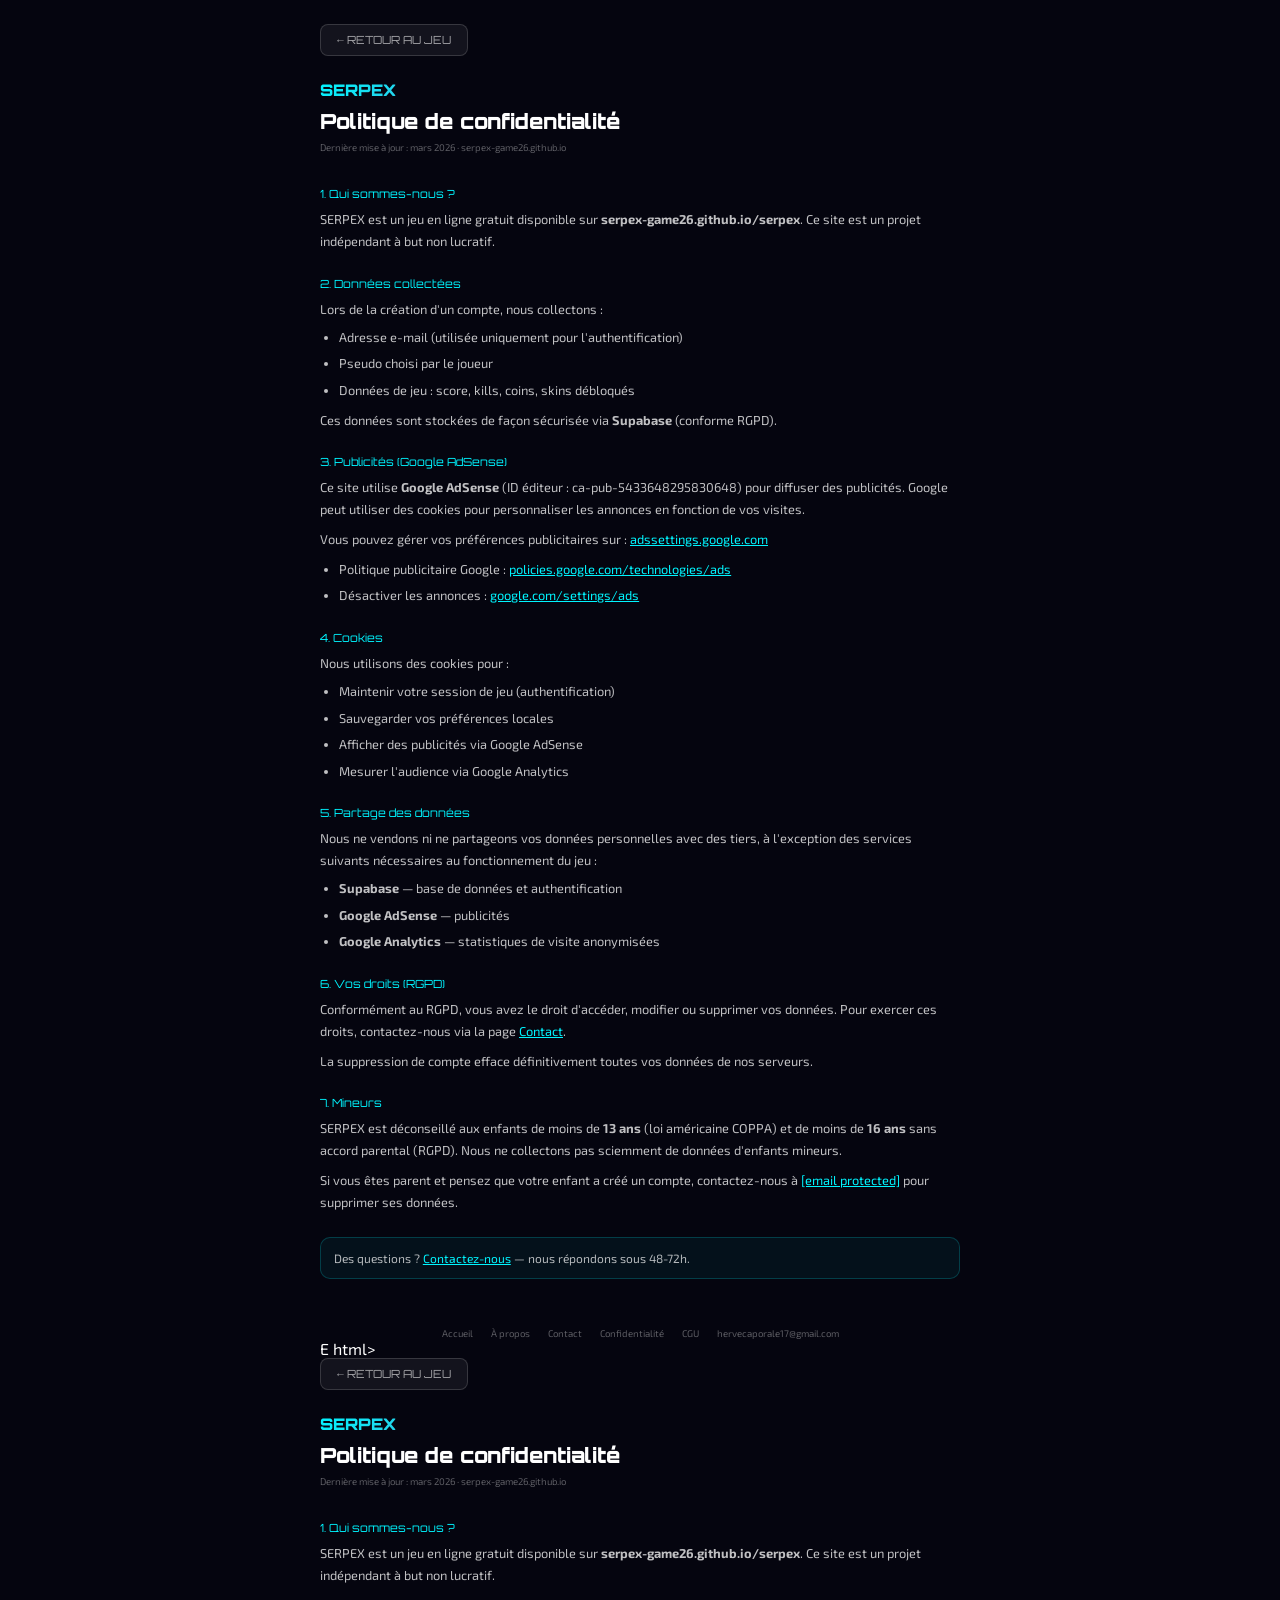
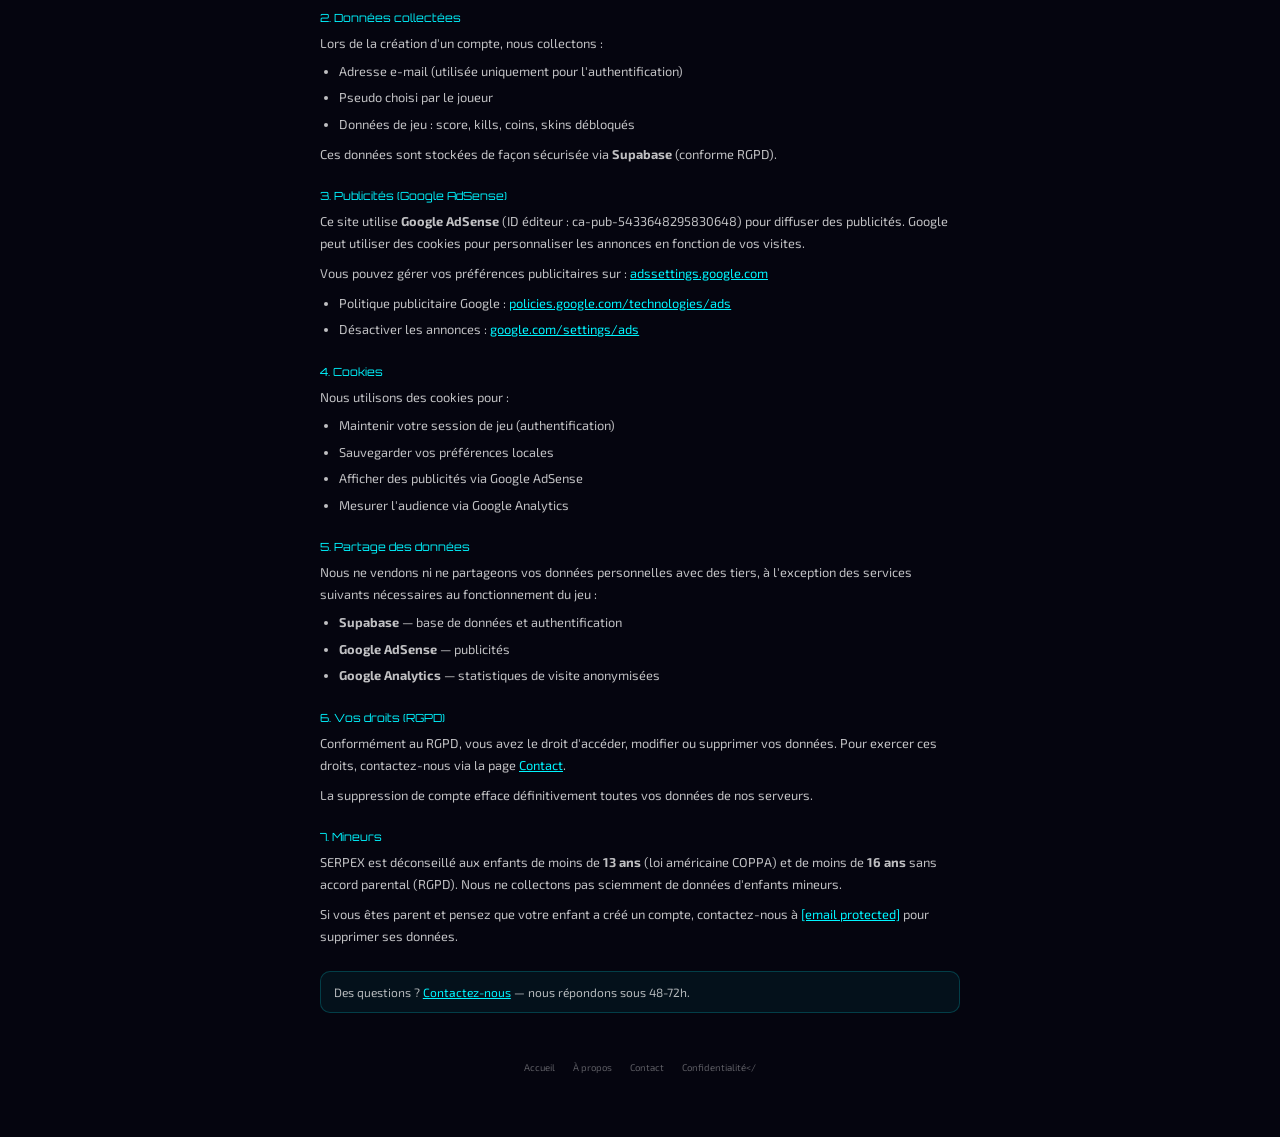
<file: privacy.html>
<!DOCTYPE html>
<html lang="fr">
<head>
<meta charset="UTF-8">
<meta name="viewport" content="width=device-width, initial-scale=1.0">
<title>Politique de confidentialité — SERPEX</title>
<meta name="description" content="Politique de confidentialité de SERPEX, jeu de serpent multijoueur. Informations sur la collecte de données, cookies, Google AdSense et vos droits RGPD.">
<meta name="robots" content="index, follow">
<link rel="canonical" href="https://serpex-game26.github.io/serpex/privacy.html">
<link rel="icon" type="image/png" href="favicon.png">
<meta property="og:image" content="https://serpex-game26.github.io/serpex/cover.jpg">
<meta property="og:image:width" content="1200">
<meta property="og:image:height" content="630">
<meta property="og:image:alt" content="SERPEX - Jeu de serpent multijoueur en ligne">
<meta property="og:site_name" content="SERPEX">
<style>
  @import url('https://fonts.googleapis.com/css2?family=Orbitron:wght@400;700;900&family=Exo+2:wght@300;400;600&display=swap');
  :root { --neon-cyan:#00f5ff; --bg:#05050f; }
  * { margin:0; padding:0; box-sizing:border-box; }
  body { background:var(--bg); font-family:'Exo 2',sans-serif; color:white; min-height:100vh; padding:1.5rem 1rem 4rem; }
  .container { max-width:640px; margin:0 auto; }
  .back-btn { display:inline-block; margin-bottom:1.5rem; background:rgba(255,255,255,0.06); border:1px solid rgba(255,255,255,0.15); color:rgba(255,255,255,0.6); font-size:0.7rem; padding:0.5rem 1rem; border-radius:8px; cursor:pointer; font-family:'Orbitron',monospace; text-decoration:none; }
  .back-btn:hover { background:rgba(255,255,255,0.1); }
  h1 { font-family:'Orbitron',monospace; font-size:1.3rem; font-weight:900; color:#fff; margin-bottom:0.3rem; }
  .date { font-size:0.6rem; color:rgba(255,255,255,0.35); margin-bottom:2rem; }
  .section { margin-bottom:1.5rem; }
  .section-title { font-family:'Orbitron',monospace; font-size:0.7rem; color:var(--neon-cyan); margin-bottom:0.5rem; }
  p, li { font-size:0.8rem; color:rgba(255,255,255,0.75); line-height:1.7; }
  ul { padding-left:1.2rem; display:flex; flex-direction:column; gap:0.3rem; margin-top:0.4rem; }
  a { color:var(--neon-cyan); }
  .note { background:rgba(0,245,255,0.05); border:1px solid rgba(0,245,255,0.2); border-radius:10px; padding:0.8rem; margin-top:1rem; font-size:0.75rem; color:rgba(255,255,255,0.7); }
  footer { margin-top:3rem; text-align:center; font-size:0.6rem; color:rgba(255,255,255,0.2); }
  footer a { color:rgba(255,255,255,0.35); margin:0 0.5rem; text-decoration:none; }
  footer a:hover { color:var(--neon-cyan); }
  .logo { font-family:'Orbitron',monospace; font-size:1rem; font-weight:900; background:linear-gradient(135deg,#00f5ff,#ff006e); -webkit-background-clip:text; -webkit-text-fill-color:transparent; background-clip:text; margin-bottom:0.5rem; display:block; text-decoration:none; }
</style>
</head>
<body>
<div class="container">
  <a href="index.html" class="back-btn">← RETOUR AU JEU</a>
  <a href="index.html" class="logo">SERPEX</a>
  <h1>Politique de confidentialité</h1>
  <p class="date">Dernière mise à jour : mars 2026 · serpex-game26.github.io</p>

  <div class="section">
    <div class="section-title">1. Qui sommes-nous ?</div>
    <p>SERPEX est un jeu en ligne gratuit disponible sur <strong>serpex-game26.github.io/serpex</strong>. Ce site est un projet indépendant à but non lucratif.</p>
  </div>

  <div class="section">
    <div class="section-title">2. Données collectées</div>
    <p>Lors de la création d'un compte, nous collectons :</p>
    <ul>
      <li>Adresse e-mail (utilisée uniquement pour l'authentification)</li>
      <li>Pseudo choisi par le joueur</li>
      <li>Données de jeu : score, kills, coins, skins débloqués</li>
    </ul>
    <p style="margin-top:0.5rem;">Ces données sont stockées de façon sécurisée via <strong>Supabase</strong> (conforme RGPD).</p>
  </div>

  <div class="section">
    <div class="section-title">3. Publicités (Google AdSense)</div>
    <p>Ce site utilise <strong>Google AdSense</strong> (ID éditeur : ca-pub-5433648295830648) pour diffuser des publicités. Google peut utiliser des cookies pour personnaliser les annonces en fonction de vos visites.</p>
    <p style="margin-top:0.5rem;">Vous pouvez gérer vos préférences publicitaires sur : <a href="https://adssettings.google.com" target="_blank" rel="noopener">adssettings.google.com</a></p>
    <ul style="margin-top:0.5rem;">
      <li>Politique publicitaire Google : <a href="https://policies.google.com/technologies/ads" target="_blank" rel="noopener">policies.google.com/technologies/ads</a></li>
      <li>Désactiver les annonces : <a href="https://www.google.com/settings/ads" target="_blank" rel="noopener">google.com/settings/ads</a></li>
    </ul>
  </div>

  <div class="section">
    <div class="section-title">4. Cookies</div>
    <p>Nous utilisons des cookies pour :</p>
    <ul>
      <li>Maintenir votre session de jeu (authentification)</li>
      <li>Sauvegarder vos préférences locales</li>
      <li>Afficher des publicités via Google AdSense</li>
      <li>Mesurer l'audience via Google Analytics</li>
    </ul>
  </div>

  <div class="section">
    <div class="section-title">5. Partage des données</div>
    <p>Nous ne vendons ni ne partageons vos données personnelles avec des tiers, à l'exception des services suivants nécessaires au fonctionnement du jeu :</p>
    <ul>
      <li><strong>Supabase</strong> — base de données et authentification</li>
      <li><strong>Google AdSense</strong> — publicités</li>
      <li><strong>Google Analytics</strong> — statistiques de visite anonymisées</li>
    </ul>
  </div>

  <div class="section">
    <div class="section-title">6. Vos droits (RGPD)</div>
    <p>Conformément au RGPD, vous avez le droit d'accéder, modifier ou supprimer vos données. Pour exercer ces droits, contactez-nous via la page <a href="contact.html">Contact</a>.</p>
    <p style="margin-top:0.5rem;">La suppression de compte efface définitivement toutes vos données de nos serveurs.</p>
  </div>

  <div class="section">
    <div class="section-title">7. Mineurs</div>
    <p>SERPEX est déconseillé aux enfants de moins de <strong>13 ans</strong> (loi américaine COPPA) et de moins de <strong>16 ans</strong> sans accord parental (RGPD). Nous ne collectons pas sciemment de données d'enfants mineurs.</p>
    <p style="margin-top:0.5rem;">Si vous êtes parent et pensez que votre enfant a créé un compte, contactez-nous à <a href="/cdn-cgi/l/email-protection#92faf7e0e4f7f1f3e2fde0f3fef7a3a5d2f5fff3fbfebcf1fdff" style="color:#00f5ff;"><span class="__cf_email__" data-cfemail="1179746367747270617e63707d74202651767c70787d3f727e7c">[email&#160;protected]</span></a> pour supprimer ses données.</p>
  </div>

  <div class="note">
    Des questions ? <a href="contact.html">Contactez-nous</a> — nous répondons sous 48-72h.
  </div>

    <footer>
    <a href="index.html">Accueil</a>
    <a href="about.html">À propos</a>
    <a href="contact.html">Contact</a>
    <a href="privacy.html">Confidentialité</a>
    <a href="terms.html">CGU</a>
    <a href="mailto:hervecaporale17@gmail.com">hervecaporale17@gmail.com</a>
  </footer>
E html>
<html lang="fr">
<head>
<meta charset="UTF-8">
<meta name="viewport" content="width=device-width, initial-scale=1.0">
<title>Politique de confidentialité — SERPEX</title>
<meta name="description" content="Politique de confidentialité de SERPEX, jeu de serpent multijoueur. Informations sur la collecte de données, cookies, Google AdSense et vos droits RGPD.">
<meta name="robots" content="index, follow">
<link rel="canonical" href="https://serpex-game26.github.io/serpex/privacy.html">
<link rel="icon" type="image/png" href="favicon.png">
<style>
  @import url('https://fonts.googleapis.com/css2?family=Orbitron:wght@400;700;900&family=Exo+2:wght@300;400;600&display=swap');
  :root { --neon-cyan:#00f5ff; --bg:#05050f; }
  * { margin:0; padding:0; box-sizing:border-box; }
  body { background:var(--bg); font-family:'Exo 2',sans-serif; color:white; min-height:100vh; padding:1.5rem 1rem 4rem; }
  .container { max-width:640px; margin:0 auto; }
  .back-btn { display:inline-block; margin-bottom:1.5rem; background:rgba(255,255,255,0.06); border:1px solid rgba(255,255,255,0.15); color:rgba(255,255,255,0.6); font-size:0.7rem; padding:0.5rem 1rem; border-radius:8px; cursor:pointer; font-family:'Orbitron',monospace; text-decoration:none; }
  .back-btn:hover { background:rgba(255,255,255,0.1); }
  h1 { font-family:'Orbitron',monospace; font-size:1.3rem; font-weight:900; color:#fff; margin-bottom:0.3rem; }
  .date { font-size:0.6rem; color:rgba(255,255,255,0.35); margin-bottom:2rem; }
  .section { margin-bottom:1.5rem; }
  .section-title { font-family:'Orbitron',monospace; font-size:0.7rem; color:var(--neon-cyan); margin-bottom:0.5rem; }
  p, li { font-size:0.8rem; color:rgba(255,255,255,0.75); line-height:1.7; }
  ul { padding-left:1.2rem; display:flex; flex-direction:column; gap:0.3rem; margin-top:0.4rem; }
  a { color:var(--neon-cyan); }
  .note { background:rgba(0,245,255,0.05); border:1px solid rgba(0,245,255,0.2); border-radius:10px; padding:0.8rem; margin-top:1rem; font-size:0.75rem; color:rgba(255,255,255,0.7); }
  footer { margin-top:3rem; text-align:center; font-size:0.6rem; color:rgba(255,255,255,0.2); }
  footer a { color:rgba(255,255,255,0.35); margin:0 0.5rem; text-decoration:none; }
  footer a:hover { color:var(--neon-cyan); }
  .logo { font-family:'Orbitron',monospace; font-size:1rem; font-weight:900; background:linear-gradient(135deg,#00f5ff,#ff006e); -webkit-background-clip:text; -webkit-text-fill-color:transparent; background-clip:text; margin-bottom:0.5rem; display:block; text-decoration:none; }
</style>
</head>
<body>
<div class="container">
  <a href="index.html" class="back-btn">← RETOUR AU JEU</a>
  <a href="index.html" class="logo">SERPEX</a>
  <h1>Politique de confidentialité</h1>
  <p class="date">Dernière mise à jour : mars 2026 · serpex-game26.github.io</p>

  <div class="section">
    <div class="section-title">1. Qui sommes-nous ?</div>
    <p>SERPEX est un jeu en ligne gratuit disponible sur <strong>serpex-game26.github.io/serpex</strong>. Ce site est un projet indépendant à but non lucratif.</p>
  </div>

  <div class="section">
    <div class="section-title">2. Données collectées</div>
    <p>Lors de la création d'un compte, nous collectons :</p>
    <ul>
      <li>Adresse e-mail (utilisée uniquement pour l'authentification)</li>
      <li>Pseudo choisi par le joueur</li>
      <li>Données de jeu : score, kills, coins, skins débloqués</li>
    </ul>
    <p style="margin-top:0.5rem;">Ces données sont stockées de façon sécurisée via <strong>Supabase</strong> (conforme RGPD).</p>
  </div>

  <div class="section">
    <div class="section-title">3. Publicités (Google AdSense)</div>
    <p>Ce site utilise <strong>Google AdSense</strong> (ID éditeur : ca-pub-5433648295830648) pour diffuser des publicités. Google peut utiliser des cookies pour personnaliser les annonces en fonction de vos visites.</p>
    <p style="margin-top:0.5rem;">Vous pouvez gérer vos préférences publicitaires sur : <a href="https://adssettings.google.com" target="_blank" rel="noopener">adssettings.google.com</a></p>
    <ul style="margin-top:0.5rem;">
      <li>Politique publicitaire Google : <a href="https://policies.google.com/technologies/ads" target="_blank" rel="noopener">policies.google.com/technologies/ads</a></li>
      <li>Désactiver les annonces : <a href="https://www.google.com/settings/ads" target="_blank" rel="noopener">google.com/settings/ads</a></li>
    </ul>
  </div>

  <div class="section">
    <div class="section-title">4. Cookies</div>
    <p>Nous utilisons des cookies pour :</p>
    <ul>
      <li>Maintenir votre session de jeu (authentification)</li>
      <li>Sauvegarder vos préférences locales</li>
      <li>Afficher des publicités via Google AdSense</li>
      <li>Mesurer l'audience via Google Analytics</li>
    </ul>
  </div>

  <div class="section">
    <div class="section-title">5. Partage des données</div>
    <p>Nous ne vendons ni ne partageons vos données personnelles avec des tiers, à l'exception des services suivants nécessaires au fonctionnement du jeu :</p>
    <ul>
      <li><strong>Supabase</strong> — base de données et authentification</li>
      <li><strong>Google AdSense</strong> — publicités</li>
      <li><strong>Google Analytics</strong> — statistiques de visite anonymisées</li>
    </ul>
  </div>

  <div class="section">
    <div class="section-title">6. Vos droits (RGPD)</div>
    <p>Conformément au RGPD, vous avez le droit d'accéder, modifier ou supprimer vos données. Pour exercer ces droits, contactez-nous via la page <a href="contact.html">Contact</a>.</p>
    <p style="margin-top:0.5rem;">La suppression de compte efface définitivement toutes vos données de nos serveurs.</p>
  </div>

  <div class="section">
    <div class="section-title">7. Mineurs</div>
    <p>SERPEX est déconseillé aux enfants de moins de <strong>13 ans</strong> (loi américaine COPPA) et de moins de <strong>16 ans</strong> sans accord parental (RGPD). Nous ne collectons pas sciemment de données d'enfants mineurs.</p>
    <p style="margin-top:0.5rem;">Si vous êtes parent et pensez que votre enfant a créé un compte, contactez-nous à <a href="/cdn-cgi/l/email-protection#92faf7e0e4f7f1f3e2fde0f3fef7a3a5d2f5fff3fbfebcf1fdff" style="color:#00f5ff;"><span class="__cf_email__" data-cfemail="1179746367747270617e63707d74202651767c70787d3f727e7c">[email&#160;protected]</span></a> pour supprimer ses données.</p>
  </div>

  <div class="note">
    Des questions ? <a href="contact.html">Contactez-nous</a> — nous répondons sous 48-72h.
  </div>

  <footer>
    <a href="index.html">Accueil</a>
    <a href="about.html">À propos</a>
    <a href="contact.html">Contact</a>
    <a href="privacy.html">Confidentialité</
</file>
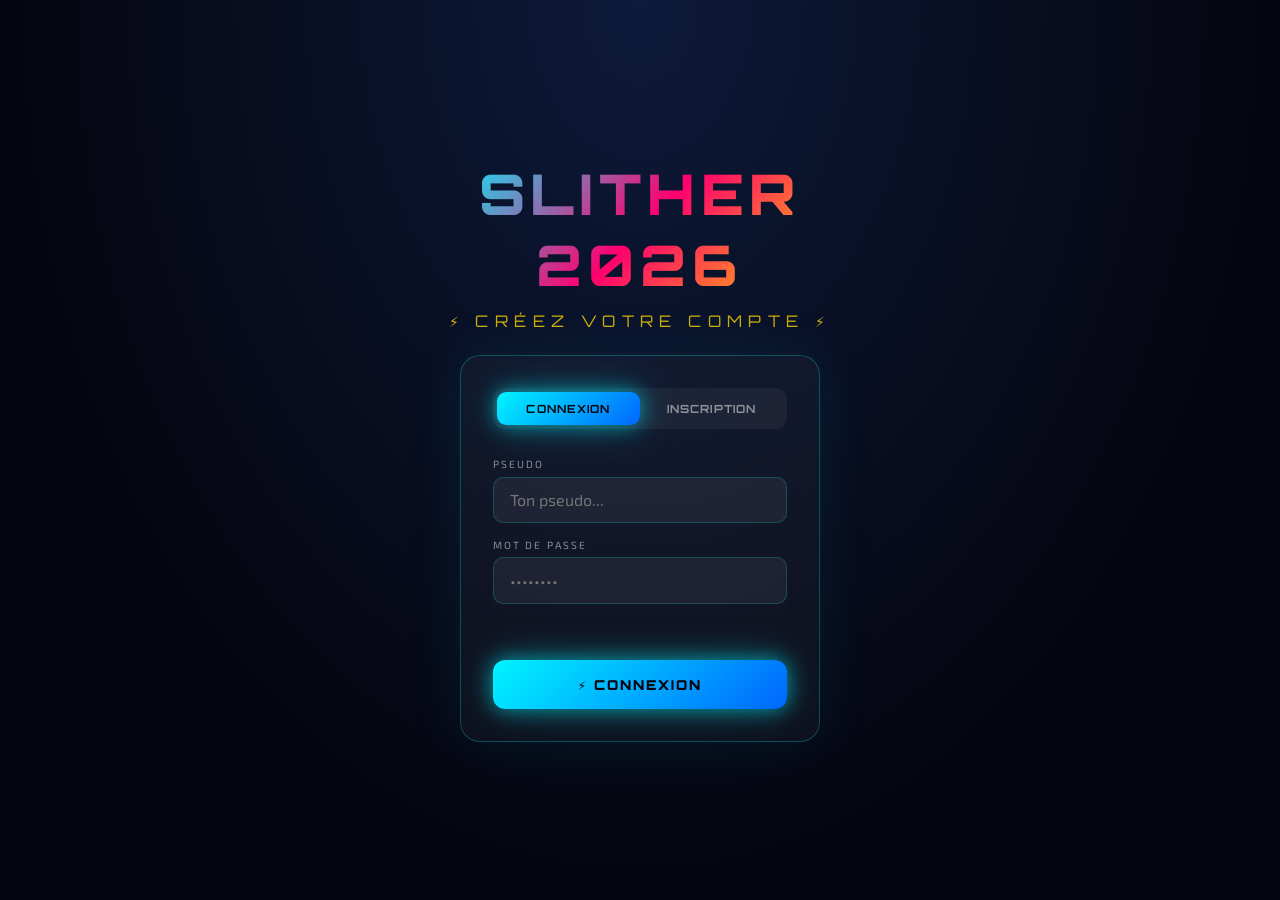
<file: slither2026_fixed.html>
<!DOCTYPE html>
<html lang="fr">
<head>
<meta charset="UTF-8">
<meta name="viewport" content="width=device-width, initial-scale=1.0, user-scalable=no">
<meta name="apple-mobile-web-app-capable" content="yes">
<meta name="theme-color" content="#0a0a1a">
<title>SLITHER 2026 ⚡</title>
<style>
  @import url('https://fonts.googleapis.com/css2?family=Orbitron:wght@400;700;900&family=Exo+2:wght@300;400;600&display=swap');

  :root {
    --neon-cyan: #00f5ff;
    --neon-pink: #ff006e;
    --neon-gold: #ffd700;
    --neon-green: #39ff14;
    --neon-purple: #bf00ff;
    --bg: #05050f;
    --panel: rgba(255,255,255,0.04);
    --glow-cyan: 0 0 20px #00f5ff88, 0 0 40px #00f5ff44;
    --glow-pink: 0 0 20px #ff006e88, 0 0 40px #ff006e44;
    --glow-gold: 0 0 20px #ffd70088, 0 0 40px #ffd70044;
  }

  * { margin:0; padding:0; box-sizing:border-box; touch-action:none; }

  body {
    background: var(--bg);
    font-family: 'Exo 2', sans-serif;
    overflow: hidden;
    width: 100vw;
    height: 100vh;
    color: white;
  }

  /* ─── SCREENS ─── */
  .screen { position:absolute; inset:0; display:none; flex-direction:column; align-items:center; justify-content:center; z-index:10; overflow:hidden; }
  .screen.active { display:flex; }
  #shop.screen { overflow-y:scroll !important; overflow-x:hidden !important; -webkit-overflow-scrolling:touch !important; touch-action:pan-y !important; }
  #shop.screen.active { display:flex; overflow-y:scroll !important; }

  /* ─── MENU ─── */
  #menu {
    background: radial-gradient(ellipse at 30% 20%, #0d1a3a 0%, #05050f 60%), url("data:image/svg+xml,%3Csvg width='60' height='60' viewBox='0 0 60 60' xmlns='http://www.w3.org/2000/svg'%3E%3Cg fill='none' fill-rule='evenodd'%3E%3Cg fill='%2300f5ff' fill-opacity='0.03'%3E%3Cpath d='M36 34v-4h-2v4h-4v2h4v4h2v-4h4v-2h-4zm0-30V0h-2v4h-4v2h4v4h2V6h4V4h-4zM6 34v-4H4v4H0v2h4v4h2v-4h4v-2H6zM6 4V0H4v4H0v2h4v4h2V6h4V4H6z'/%3E%3C/g%3E%3C/g%3E%3C/svg%3E");
  }

  .logo {
    font-family: 'Orbitron', monospace;
    font-size: clamp(2.5rem, 10vw, 5rem);
    font-weight: 900;
    letter-spacing: 0.1em;
    background: linear-gradient(135deg, var(--neon-cyan), var(--neon-pink), var(--neon-gold));
    -webkit-background-clip: text;
    -webkit-text-fill-color: transparent;
    background-clip: text;
    text-align: center;
    animation: logoGlow 2s ease-in-out infinite alternate;
    margin-bottom: 0.2em;
  }

  @keyframes logoGlow {
    from { filter: drop-shadow(0 0 20px #00f5ff); }
    to { filter: drop-shadow(0 0 40px #ff006e); }
  }

  .subtitle {
    font-family: 'Orbitron', monospace;
    font-size: clamp(0.7rem, 3vw, 1rem);
    color: var(--neon-gold);
    letter-spacing: 0.4em;
    margin-bottom: 3rem;
    opacity: 0.8;
  }

  .snake-preview {
    width: 200px;
    height: 60px;
    margin-bottom: 2rem;
    position: relative;
  }

  /* Stats preview */
  .stats-grid {
    display: grid;
    grid-template-columns: repeat(3, 1fr);
    gap: 0.8rem;
    margin-bottom: 2.5rem;
    width: min(380px, 90vw);
  }

  .stat-box {
    background: var(--panel);
    border: 1px solid rgba(0,245,255,0.2);
    border-radius: 12px;
    padding: 0.8rem;
    text-align: center;
    backdrop-filter: blur(10px);
  }

  .stat-box .val {
    font-family: 'Orbitron', monospace;
    font-size: 1.4rem;
    font-weight: 700;
    color: var(--neon-cyan);
    text-shadow: var(--glow-cyan);
  }

  .stat-box .lbl {
    font-size: 0.65rem;
    color: rgba(255,255,255,0.5);
    letter-spacing: 0.1em;
    text-transform: uppercase;
  }

  /* Buttons */
  .btn {
    font-family: 'Orbitron', monospace;
    font-size: clamp(0.8rem, 3vw, 1rem);
    font-weight: 700;
    letter-spacing: 0.15em;
    padding: 1rem 2.5rem;
    border: none;
    border-radius: 50px;
    cursor: pointer;
    text-transform: uppercase;
    transition: all 0.3s;
    position: relative;
    overflow: hidden;
  }

  .btn::before {
    content: '';
    position: absolute;
    inset: 0;
    background: linear-gradient(135deg, rgba(255,255,255,0.15), transparent);
    opacity: 0;
    transition: opacity 0.3s;
  }

  .btn:hover::before, .btn:active::before { opacity: 1; }

  .btn-primary {
    background: linear-gradient(135deg, var(--neon-cyan), #0066ff);
    color: var(--bg);
    box-shadow: var(--glow-cyan);
    font-size: clamp(1rem, 4vw, 1.3rem);
    padding: 1.2rem 3rem;
    margin-bottom: 1rem;
  }

  .btn-secondary {
    background: var(--panel);
    border: 1px solid var(--neon-pink);
    color: var(--neon-pink);
    box-shadow: var(--glow-pink);
    margin-bottom: 0.8rem;
  }

  .btn:active { transform: scale(0.96); }

  /* ─── SKIN SELECTOR ─── */
  .skin-row {
    display: flex;
    gap: 0.8rem;
    flex-wrap: wrap;
    justify-content: center;
    margin-bottom: 2rem;
    width: min(380px, 90vw);
  }

  .skin-opt {
    width: 60px;
    height: 60px;
    border-radius: 50%;
    cursor: pointer;
    border: 3px solid transparent;
    transition: all 0.3s;
    display: flex;
    align-items: center;
    justify-content: center;
    font-size: 1.5rem;
    position: relative;
  }

  .skin-opt.selected {
    border-color: var(--neon-gold);
    box-shadow: var(--glow-gold);
    transform: scale(1.1);
  }

  .skin-opt .lock-icon {
    position: absolute;
    inset: 0;
    display: flex;
    align-items: center;
    justify-content: center;
    background: rgba(0,0,0,0.7);
    border-radius: 50%;
    font-size: 1.2rem;
  }

  /* ─── HUD ─── */
  #hud {
    position: absolute;
    inset: 0;
    pointer-events: none;
    z-index: 5;
  }

  .hud-top {
    position: absolute;
    top: 0;
    left: 0;
    right: 0;
    padding: 0.8rem 1rem;
    display: flex;
    justify-content: space-between;
    align-items: flex-start;
    background: linear-gradient(to bottom, rgba(5,5,15,0.9), transparent);
  }

  .score-panel {
    background: rgba(0,245,255,0.08);
    border: 1px solid rgba(0,245,255,0.3);
    border-radius: 12px;
    padding: 0.5rem 1rem;
    backdrop-filter: blur(10px);
  }

  .score-val {
    font-family: 'Orbitron', monospace;
    font-size: clamp(1.2rem, 5vw, 2rem);
    font-weight: 900;
    color: var(--neon-cyan);
    text-shadow: var(--glow-cyan);
  }

  .score-lbl {
    font-size: 0.6rem;
    color: rgba(255,255,255,0.5);
    letter-spacing: 0.2em;
    text-transform: uppercase;
  }

  .rank-panel {
    text-align: right;
    background: rgba(255,215,0,0.08);
    border: 1px solid rgba(255,215,0,0.3);
    border-radius: 12px;
    padding: 0.5rem 1rem;
    backdrop-filter: blur(10px);
  }

  .rank-val {
    font-family: 'Orbitron', monospace;
    font-size: clamp(1.2rem, 5vw, 2rem);
    font-weight: 900;
    color: var(--neon-gold);
    text-shadow: var(--glow-gold);
  }

  /* Power bar */
  .power-bar-container {
    position: absolute;
    bottom: 160px;
    left: 50%;
    transform: translateX(-50%);
    width: min(300px, 80vw);
  }

  .power-bar-bg {
    height: 8px;
    background: rgba(255,255,255,0.1);
    border-radius: 4px;
    overflow: hidden;
  }

  .power-bar-fill {
    height: 100%;
    background: linear-gradient(90deg, var(--neon-cyan), var(--neon-pink));
    border-radius: 4px;
    transition: width 0.2s;
    box-shadow: 0 0 10px var(--neon-cyan);
  }

  .power-lbl {
    font-size: 0.65rem;
    color: rgba(255,255,255,0.5);
    letter-spacing: 0.2em;
    text-align: center;
    margin-bottom: 0.3rem;
    text-transform: uppercase;
  }

  /* Active bonuses */
  .bonus-row {
    position: absolute;
    top: 90px;
    left: 50%;
    transform: translateX(-50%);
    display: flex;
    gap: 0.5rem;
    pointer-events: none;
  }

  .bonus-badge {
    background: rgba(0,0,0,0.7);
    border-radius: 20px;
    padding: 0.3rem 0.7rem;
    font-size: 0.7rem;
    display: flex;
    align-items: center;
    gap: 0.3rem;
    border: 1px solid;
    animation: fadeInDown 0.3s ease;
  }

  @keyframes fadeInDown {
    from { opacity:0; transform:translateY(-10px); }
    to { opacity:1; transform:translateY(0); }
  }

  /* Kill feed */
  .kill-feed {
    position: absolute;
    top: 90px;
    right: 1rem;
    display: flex;
    flex-direction: column;
    gap: 0.3rem;
    max-width: 180px;
  }

  .kill-msg {
    background: rgba(255,0,110,0.15);
    border: 1px solid rgba(255,0,110,0.4);
    border-radius: 8px;
    padding: 0.3rem 0.6rem;
    font-size: 0.65rem;
    color: var(--neon-pink);
    animation: fadeInRight 0.3s ease, fadeOut 0.3s ease 2.7s forwards;
  }

  @keyframes fadeInRight {
    from { opacity:0; transform:translateX(20px); }
    to { opacity:1; transform:translateX(0); }
  }

  @keyframes fadeOut {
    to { opacity:0; }
  }

  /* Leaderboard overlay */
  .leaderboard {
    position: absolute;
    top: 90px;
    left: 1rem;
    width: 145px;
    background: rgba(5,5,15,0.88);
    border: 1px solid rgba(0,245,255,0.2);
    border-radius: 12px;
    backdrop-filter: blur(10px);
    overflow: hidden;
    transition: all 0.3s ease;
  }

  .lb-header {
    font-family: 'Orbitron', monospace;
    font-size: 0.58rem;
    color: var(--neon-gold);
    letter-spacing: 0.15em;
    text-align: center;
    padding: 0.45rem 0.7rem;
    cursor: pointer;
    display: flex;
    align-items: center;
    justify-content: space-between;
    user-select: none;
    -webkit-user-select: none;
  }

  .lb-arrow { font-size: 0.5rem; transition: transform 0.3s; color: rgba(255,215,0,0.6); }
  .lb-header.open .lb-arrow { transform: rotate(180deg); }

  .lb-top3 { padding: 0 0.5rem 0.4rem; }

  .lb-extra {
    max-height: 0;
    overflow: hidden;
    transition: max-height 0.35s ease;
    padding: 0 0.5rem;
  }

  .lb-extra.open { max-height: 200px; padding-bottom: 0.4rem; }

  .lb-divider { border: none; border-top: 1px solid rgba(255,255,255,0.07); margin: 0.2rem 0; }

  .lb-entry {
    display: flex;
    justify-content: space-between;
    font-size: 0.62rem;
    margin-bottom: 0.2rem;
    padding: 0.18rem 0.3rem;
    border-radius: 4px;
  }

  .lb-entry.me { background: rgba(0,245,255,0.12); color: var(--neon-cyan); font-weight: 600; }
  .lb-entry.top1 { color: #ffd700; }
  .lb-entry.top2 { color: #c0c0c0; }
  .lb-entry.top3 { color: #cd7f32; }

  /* Controls */
  .controls-area {
    position: absolute;
    bottom: 0;
    left: 0;
    right: 0;
    height: 150px;
    pointer-events: all;
    display: flex;
    align-items: center;
    justify-content: center;
    gap: 2rem;
    background: linear-gradient(to top, rgba(5,5,15,0.95), transparent);
  }

  .boost-btn {
    width: 80px;
    height: 80px;
    border-radius: 50%;
    background: linear-gradient(135deg, var(--neon-pink), #8b0000);
    border: 3px solid var(--neon-pink);
    box-shadow: var(--glow-pink);
    font-family: 'Orbitron', monospace;
    font-size: 0.6rem;
    font-weight: 700;
    color: white;
    letter-spacing: 0.1em;
    cursor: pointer;
    text-align: center;
    display: flex;
    flex-direction: column;
    align-items: center;
    justify-content: center;
    user-select: none;
    -webkit-user-select: none;
    transition: transform 0.1s;
  }

  .boost-btn:active { transform: scale(0.92); }
  .boost-btn .icon { font-size: 1.8rem; }

  .skill-btn {
    width: 60px;
    height: 60px;
    border-radius: 50%;
    background: rgba(0,0,0,0.6);
    border: 2px solid;
    cursor: pointer;
    display: flex;
    flex-direction: column;
    align-items: center;
    justify-content: center;
    font-size: 1.4rem;
    position: relative;
    user-select: none;
    -webkit-user-select: none;
    transition: transform 0.1s;
  }

  .skill-btn:active { transform: scale(0.9); }

  .skill-cd {
    position: absolute;
    inset: 0;
    border-radius: 50%;
    background: rgba(0,0,0,0.7);
    display: flex;
    align-items: center;
    justify-content: center;
    font-size: 0.8rem;
    font-family: 'Orbitron', monospace;
    font-weight: 700;
  }

  .skill-label {
    position: absolute;
    bottom: -18px;
    font-size: 0.55rem;
    color: rgba(255,255,255,0.5);
    white-space: nowrap;
  }

  /* ─── CANVAS ─── */
  #gameCanvas {
    position: absolute;
    inset: 0;
    display: block;
  }

  /* ─── GAME OVER ─── */
  #gameover {
    background: rgba(5,5,15,0.97);
    backdrop-filter: blur(20px);
  }

  .go-title {
    font-family: 'Orbitron', monospace;
    font-size: clamp(2rem, 8vw, 4rem);
    font-weight: 900;
    color: var(--neon-pink);
    text-shadow: var(--glow-pink);
    margin-bottom: 0.3em;
    animation: shake 0.5s ease;
  }

  @keyframes shake {
    0%,100%{transform:translateX(0)}
    20%{transform:translateX(-10px)}
    40%{transform:translateX(10px)}
    60%{transform:translateX(-8px)}
    80%{transform:translateX(8px)}
  }

  .go-stats {
    display: grid;
    grid-template-columns: repeat(2, 1fr);
    gap: 1rem;
    width: min(340px, 90vw);
    margin: 1.5rem 0;
  }

  .go-stat {
    background: var(--panel);
    border: 1px solid rgba(255,255,255,0.1);
    border-radius: 12px;
    padding: 1rem;
    text-align: center;
  }

  .go-stat .v {
    font-family: 'Orbitron', monospace;
    font-size: 1.8rem;
    font-weight: 900;
  }

  .go-stat .l {
    font-size: 0.65rem;
    color: rgba(255,255,255,0.5);
    letter-spacing: 0.1em;
    text-transform: uppercase;
  }

  /* ─── XP / LEVEL ─── */
  .xp-bar-container {
    width: min(380px, 90vw);
    margin-bottom: 1.2rem;
  }
  .xp-bar-header {
    display: flex;
    justify-content: space-between;
    align-items: center;
    margin-bottom: 0.3rem;
  }
  .xp-level-badge {
    font-family: 'Orbitron', monospace;
    font-size: 0.9rem;
    font-weight: 900;
    color: var(--neon-gold);
    text-shadow: var(--glow-gold);
    background: rgba(255,215,0,0.1);
    border: 1px solid rgba(255,215,0,0.4);
    border-radius: 20px;
    padding: 0.2rem 0.8rem;
  }
  .xp-text {
    font-size: 0.65rem;
    color: rgba(255,255,255,0.4);
    font-family: 'Orbitron', monospace;
    letter-spacing: 0.1em;
  }
  .xp-bar-bg {
    height: 10px;
    background: rgba(255,255,255,0.08);
    border-radius: 5px;
    overflow: hidden;
    border: 1px solid rgba(255,215,0,0.2);
  }
  .xp-bar-fill {
    height: 100%;
    background: linear-gradient(90deg, var(--neon-gold), #ff8800);
    border-radius: 5px;
    transition: width 1s ease;
    box-shadow: 0 0 8px var(--neon-gold);
  }

  /* Level up animation */
  .levelup-popup {
    position: fixed;
    top: 50%;
    left: 50%;
    transform: translate(-50%, -50%);
    background: linear-gradient(135deg, rgba(255,215,0,0.15), rgba(255,140,0,0.1));
    border: 2px solid var(--neon-gold);
    border-radius: 20px;
    padding: 1.5rem 2.5rem;
    text-align: center;
    z-index: 100;
    animation: levelUpAnim 3s ease forwards;
    pointer-events: none;
  }
  .levelup-popup .lu-title {
    font-family: 'Orbitron', monospace;
    font-size: 1.8rem;
    font-weight: 900;
    color: var(--neon-gold);
    text-shadow: var(--glow-gold);
  }
  .levelup-popup .lu-sub {
    font-size: 0.85rem;
    color: rgba(255,255,255,0.7);
    margin-top: 0.3rem;
  }
  @keyframes levelUpAnim {
    0%   { opacity:0; transform:translate(-50%,-50%) scale(0.5); }
    15%  { opacity:1; transform:translate(-50%,-60%) scale(1.1); }
    70%  { opacity:1; transform:translate(-50%,-60%) scale(1); }
    100% { opacity:0; transform:translate(-50%,-70%) scale(0.9); }
  }

  /* ─── SAISON / BATTLE PASS ─── */
  #seasonScreen {
    background: radial-gradient(ellipse at 50% 0%, #1a0533 0%, #05050f 70%);
    overflow-y: scroll !important;
    overflow-x: hidden !important;
    -webkit-overflow-scrolling: touch !important;
    touch-action: pan-y !important;
    justify-content: flex-start !important;
    padding: 0;
  }

  .season-hero {
    width: 100%;
    background: linear-gradient(135deg, #1a0533, #0d1a3a);
    padding: 1.5rem 1rem 1rem;
    text-align: center;
    border-bottom: 1px solid rgba(191,0,255,0.3);
  }

  .season-title {
    font-family: 'Orbitron', monospace;
    font-size: clamp(1.2rem, 5vw, 2rem);
    font-weight: 900;
    background: linear-gradient(135deg, #bf00ff, #ff006e, #ffd700);
    -webkit-background-clip: text;
    -webkit-text-fill-color: transparent;
    background-clip: text;
    margin-bottom: 0.3rem;
  }

  .season-timer {
    font-family: 'Orbitron', monospace;
    font-size: 0.75rem;
    color: rgba(255,255,255,0.5);
    margin-bottom: 1rem;
  }

  .season-xp-bar-container {
    width: min(400px, 95vw);
    margin: 0 auto;
  }

  .season-xp-header {
    display: flex;
    justify-content: space-between;
    margin-bottom: 0.3rem;
  }

  .season-level-badge {
    font-family: 'Orbitron', monospace;
    font-size: 0.85rem;
    font-weight: 900;
    color: #bf00ff;
    text-shadow: 0 0 10px #bf00ff88;
  }

  .season-xp-text {
    font-size: 0.65rem;
    color: rgba(255,255,255,0.4);
    font-family: 'Orbitron', monospace;
  }

  .season-xp-bg {
    height: 12px;
    background: rgba(255,255,255,0.08);
    border-radius: 6px;
    overflow: hidden;
    border: 1px solid rgba(191,0,255,0.3);
  }

  .season-xp-fill {
    height: 100%;
    background: linear-gradient(90deg, #bf00ff, #ff006e);
    border-radius: 6px;
    transition: width 1s ease;
    box-shadow: 0 0 10px #bf00ff88;
  }

  /* Battle Pass Track */
  .bp-track {
    width: min(420px, 95vw);
    margin: 0 auto;
    padding: 1rem;
  }

  .bp-track-title {
    font-family: 'Orbitron', monospace;
    font-size: 0.8rem;
    color: rgba(255,255,255,0.5);
    letter-spacing: 0.2em;
    text-align: center;
    margin-bottom: 1rem;
  }

  .bp-row {
    display: flex;
    align-items: center;
    margin-bottom: 0.6rem;
    gap: 0.6rem;
  }

  .bp-level-num {
    font-family: 'Orbitron', monospace;
    font-size: 0.65rem;
    color: rgba(255,255,255,0.3);
    width: 28px;
    text-align: center;
    flex-shrink: 0;
  }

  .bp-reward-card {
    flex: 1;
    background: var(--panel);
    border: 1px solid rgba(255,255,255,0.08);
    border-radius: 12px;
    padding: 0.7rem 1rem;
    display: flex;
    align-items: center;
    gap: 0.8rem;
    transition: all 0.3s;
  }

  .bp-reward-card.unlocked {
    border-color: #bf00ff;
    background: rgba(191,0,255,0.08);
    box-shadow: 0 0 15px rgba(191,0,255,0.2);
  }

  .bp-reward-card.claimed {
    border-color: var(--neon-green);
    background: rgba(57,255,20,0.06);
    opacity: 0.7;
  }

  .bp-reward-icon { font-size: 1.6rem; flex-shrink: 0; }
  .bp-reward-name { font-family: 'Orbitron', monospace; font-size: 0.7rem; font-weight: 700; color: white; }
  .bp-reward-desc { font-size: 0.6rem; color: rgba(255,255,255,0.4); margin-top: 0.1rem; }

  .bp-claim-btn {
    margin-left: auto;
    background: linear-gradient(135deg, #bf00ff, #ff006e);
    border: none;
    border-radius: 8px;
    color: white;
    font-family: 'Orbitron', monospace;
    font-size: 0.6rem;
    font-weight: 700;
    padding: 0.4rem 0.8rem;
    cursor: pointer;
    flex-shrink: 0;
  }

  .bp-locked-icon {
    margin-left: auto;
    font-size: 0.9rem;
    opacity: 0.3;
    flex-shrink: 0;
  }

  /* Season badge in menu */
  .season-mini-badge {
    display: flex;
    align-items: center;
    gap: 0.5rem;
    background: rgba(191,0,255,0.08);
    border: 1px solid rgba(191,0,255,0.3);
    border-radius: 12px;
    padding: 0.5rem 0.8rem;
    width: min(380px, 90vw);
    margin-bottom: 0.8rem;
    cursor: pointer;
  }

  .season-mini-badge .smb-level {
    font-family: 'Orbitron', monospace;
    font-size: 0.8rem;
    font-weight: 900;
    color: #bf00ff;
  }

  .season-mini-badge .smb-bar-bg {
    flex: 1;
    height: 6px;
    background: rgba(255,255,255,0.08);
    border-radius: 3px;
    overflow: hidden;
  }

  .season-mini-badge .smb-bar-fill {
    height: 100%;
    background: linear-gradient(90deg, #bf00ff, #ff006e);
    border-radius: 3px;
    transition: width 0.5s ease;
  }

  .season-mini-badge .smb-timer {
    font-size: 0.55rem;
    color: rgba(255,255,255,0.3);
    font-family: 'Orbitron', monospace;
    white-space: nowrap;
  }

  /* ─── LOBBY ─── */
  #lobbyScreen {
    background: radial-gradient(ellipse at 50% 20%, #001a33 0%, #05050f 70%);
    justify-content: flex-start;
    padding: 0;
    overflow-y: auto;
  }

  .lobby-header {
    width: 100%;
    background: rgba(0,245,255,0.05);
    border-bottom: 1px solid rgba(0,245,255,0.2);
    padding: 1rem;
    text-align: center;
  }

  .lobby-title {
    font-family: 'Orbitron', monospace;
    font-size: 1.1rem;
    font-weight: 900;
    color: var(--neon-cyan);
    text-shadow: var(--glow-cyan);
  }

  .lobby-countdown {
    font-family: 'Orbitron', monospace;
    font-size: 2.5rem;
    font-weight: 900;
    color: var(--neon-gold);
    text-shadow: var(--glow-gold);
    margin: 0.5rem 0;
  }

  .lobby-status {
    font-size: 0.7rem;
    color: rgba(255,255,255,0.5);
    letter-spacing: 0.1em;
  }

  .lobby-slots {
    display: grid;
    grid-template-columns: repeat(3, 1fr);
    gap: 0.5rem;
    width: min(420px, 95vw);
    margin: 1rem auto;
    padding: 0 0.5rem;
  }

  .lobby-slot {
    background: var(--panel);
    border: 1px solid rgba(255,255,255,0.08);
    border-radius: 12px;
    padding: 0.6rem 0.4rem;
    text-align: center;
    transition: all 0.3s;
  }

  .lobby-slot.real-player {
    border-color: var(--neon-cyan);
    background: rgba(0,245,255,0.08);
    box-shadow: 0 0 10px rgba(0,245,255,0.2);
  }

  .lobby-slot.bot-slot {
    border-color: rgba(255,255,255,0.1);
    opacity: 0.5;
  }

  .lobby-slot.you {
    border-color: var(--neon-gold);
    background: rgba(255,215,0,0.1);
    box-shadow: var(--glow-gold);
  }

  .lobby-slot .ls-emoji { font-size: 1.4rem; }
  .lobby-slot .ls-name {
    font-family: 'Orbitron', monospace;
    font-size: 0.55rem;
    color: rgba(255,255,255,0.7);
    margin-top: 0.2rem;
    overflow: hidden;
    text-overflow: ellipsis;
    white-space: nowrap;
  }
  .lobby-slot .ls-type {
    font-size: 0.5rem;
    color: rgba(255,255,255,0.3);
    margin-top: 0.1rem;
  }

  /* ─── BUILD SELECTION ─── */
  #buildScreen {
    background: radial-gradient(ellipse at 50% 30%, #0d1a3a 0%, #05050f 70%);
    overflow-y: scroll !important;
    overflow-x: hidden !important;
    -webkit-overflow-scrolling: touch !important;
    touch-action: pan-y !important;
    justify-content: flex-start !important;
    padding: 0;
  }

  .build-grid {
    display: grid;
    grid-template-columns: repeat(2, 1fr);
    gap: 0.8rem;
    width: min(420px, 95vw);
    padding-bottom: 2rem;
  }

  .build-card {
    background: var(--panel);
    border: 2px solid rgba(255,255,255,0.1);
    border-radius: 16px;
    padding: 1rem;
    text-align: center;
    cursor: pointer;
    transition: all 0.25s;
    position: relative;
    user-select: none;
    -webkit-user-select: none;
  }

  .build-card.selected {
    border-color: var(--neon-gold);
    box-shadow: var(--glow-gold);
    background: rgba(255,215,0,0.08);
  }

  .build-card.locked {
    opacity: 0.4;
    cursor: not-allowed;
  }

  .build-card .bc-icon { font-size: 2.2rem; margin-bottom: 0.4rem; }
  .build-card .bc-name {
    font-family: 'Orbitron', monospace;
    font-size: 0.7rem;
    font-weight: 700;
    margin-bottom: 0.2rem;
    color: white;
  }
  .build-card .bc-desc { font-size: 0.6rem; color: rgba(255,255,255,0.5); line-height: 1.4; margin-bottom: 0.3rem; }
  .build-card .bc-cd   { font-size: 0.6rem; color: var(--neon-cyan); }
  .build-card .bc-lock { font-size: 0.6rem; color: var(--neon-pink); margin-top: 0.2rem; }

  .build-card .bc-check {
    position: absolute;
    top: 6px; right: 8px;
    font-size: 1rem;
    display: none;
  }
  .build-card.selected .bc-check { display: block; }

  .build-slots {
    display: flex;
    gap: 0.6rem;
    justify-content: center;
    margin-bottom: 1rem;
    width: min(420px, 95vw);
  }

  .build-slot {
    width: 70px; height: 70px;
    border-radius: 14px;
    background: rgba(255,255,255,0.04);
    border: 2px dashed rgba(255,255,255,0.2);
    display: flex;
    flex-direction: column;
    align-items: center;
    justify-content: center;
    font-size: 1.6rem;
    transition: all 0.3s;
  }

  .build-slot.filled {
    border-color: var(--neon-gold);
    border-style: solid;
    background: rgba(255,215,0,0.08);
    box-shadow: var(--glow-gold);
  }

  .build-slot .bs-label {
    font-size: 0.5rem;
    color: rgba(255,255,255,0.4);
    font-family: 'Orbitron', monospace;
    margin-top: 0.2rem;
  }

  /* ─── SHOP ─── */
  #shop {
    background: radial-gradient(ellipse at 70% 80%, #1a0d2e 0%, #05050f 60%);
    overflow-y: scroll !important;
    overflow-x: hidden !important;
    -webkit-overflow-scrolling: touch !important;
    touch-action: pan-y !important;
    overscroll-behavior: contain;
    padding: 0;
    justify-content: flex-start !important;
    align-items: center;
    flex-direction: column;
  }

  .shop-title {
    font-family: 'Orbitron', monospace;
    font-size: clamp(1.5rem, 6vw, 2.5rem);
    font-weight: 900;
    color: var(--neon-gold);
    text-shadow: var(--glow-gold);
    margin-bottom: 0.5rem;
  }

  .coins-display {
    font-family: 'Orbitron', monospace;
    font-size: 1.2rem;
    color: var(--neon-gold);
    margin-bottom: 2rem;
  }

  .shop-grid {
    display: grid;
    grid-template-columns: repeat(2, 1fr);
    gap: 1rem;
    width: min(420px, 95vw);
    margin-bottom: 2rem;
  }

  .shop-item {
    background: var(--panel);
    border: 1px solid rgba(255,255,255,0.1);
    border-radius: 16px;
    padding: 1rem;
    text-align: center;
    cursor: pointer;
    transition: all 0.3s;
    position: relative;
    overflow: hidden;
  }

  .shop-item:hover, .shop-item:active {
    border-color: var(--neon-gold);
    box-shadow: var(--glow-gold);
    transform: translateY(-2px);
  }

  .shop-item .item-icon { font-size: 2.5rem; margin-bottom: 0.5rem; }
  .shop-item .item-name { font-family: 'Orbitron', monospace; font-size: 0.75rem; font-weight: 700; margin-bottom: 0.3rem; }
  .shop-item .item-desc { font-size: 0.65rem; color: rgba(255,255,255,0.5); margin-bottom: 0.5rem; line-height: 1.4; }
  .shop-item .item-price { color: var(--neon-gold); font-size: 0.8rem; font-weight: 600; }
  .shop-item .item-level { font-size: 0.7rem; color: var(--neon-cyan); }

  .shop-item.owned { border-color: var(--neon-green); }
  .shop-item.owned .item-price { color: var(--neon-green); }

  /* Floating score popup */
  .score-popup {
    position: absolute;
    font-family: 'Orbitron', monospace;
    font-weight: 900;
    pointer-events: none;
    animation: floatUp 1s ease forwards;
    z-index: 20;
  }

  @keyframes floatUp {
    0% { opacity:1; transform:translateY(0) scale(1); }
    100% { opacity:0; transform:translateY(-60px) scale(1.5); }
  }

  /* Notification */
  .notif {
    position: absolute;
    top: 50%;
    left: 50%;
    transform: translate(-50%, -50%);
    background: rgba(0,245,255,0.1);
    border: 2px solid var(--neon-cyan);
    border-radius: 16px;
    padding: 1rem 2rem;
    font-family: 'Orbitron', monospace;
    font-size: clamp(0.9rem, 3vw, 1.2rem);
    text-align: center;
    color: var(--neon-cyan);
    text-shadow: var(--glow-cyan);
    backdrop-filter: blur(10px);
    z-index: 30;
    pointer-events: none;
    animation: notifAnim 2s ease forwards;
  }

  @keyframes notifAnim {
    0% { opacity:0; transform:translate(-50%,-50%) scale(0.8); }
    20% { opacity:1; transform:translate(-50%,-50%) scale(1); }
    80% { opacity:1; }
    100% { opacity:0; transform:translate(-50%,-50%) scale(0.9); }
  }

  /* Minimap */
  .minimap {
    position: absolute;
    bottom: 160px;
    right: 1rem;
    width: 90px;
    height: 90px;
    background: rgba(0,0,0,0.6);
    border: 1px solid rgba(0,245,255,0.3);
    border-radius: 8px;
    overflow: hidden;
  }

  #minimapCanvas {
    width: 100%;
    height: 100%;
  }

  /* ─── LOGIN / REGISTER ─── */
  #authScreen {
    background: radial-gradient(ellipse at 50% 0%, #0d1a3a 0%, #05050f 70%);
  }

  .auth-box {
    background: rgba(255,255,255,0.04);
    border: 1px solid rgba(0,245,255,0.25);
    border-radius: 20px;
    padding: 2rem 2rem;
    width: min(360px, 92vw);
    backdrop-filter: blur(20px);
    box-shadow: 0 0 60px rgba(0,245,255,0.08);
  }

  .auth-tabs {
    display: flex;
    gap: 0;
    margin-bottom: 1.8rem;
    background: rgba(255,255,255,0.05);
    border-radius: 12px;
    padding: 4px;
  }

  .auth-tab {
    flex: 1;
    padding: 0.6rem;
    border: none;
    border-radius: 9px;
    background: transparent;
    color: rgba(255,255,255,0.5);
    font-family: 'Orbitron', monospace;
    font-size: 0.7rem;
    font-weight: 700;
    letter-spacing: 0.1em;
    cursor: pointer;
    transition: all 0.3s;
  }

  .auth-tab.active {
    background: linear-gradient(135deg, var(--neon-cyan), #0066ff);
    color: var(--bg);
    box-shadow: var(--glow-cyan);
  }

  .auth-field {
    margin-bottom: 1rem;
  }

  .auth-field label {
    display: block;
    font-size: 0.65rem;
    color: rgba(255,255,255,0.5);
    letter-spacing: 0.2em;
    text-transform: uppercase;
    margin-bottom: 0.4rem;
  }

  .auth-field input {
    width: 100%;
    padding: 0.8rem 1rem;
    background: rgba(255,255,255,0.06);
    border: 1px solid rgba(0,245,255,0.2);
    border-radius: 10px;
    color: white;
    font-family: 'Exo 2', sans-serif;
    font-size: 1rem;
    outline: none;
    transition: border-color 0.3s;
    touch-action: auto;
  }

  .auth-field input:focus {
    border-color: var(--neon-cyan);
    box-shadow: 0 0 15px rgba(0,245,255,0.15);
  }

  .auth-error {
    color: var(--neon-pink);
    font-size: 0.75rem;
    text-align: center;
    margin-bottom: 0.8rem;
    min-height: 1.2rem;
  }

  .auth-success {
    color: var(--neon-green);
    font-size: 0.75rem;
    text-align: center;
    margin-bottom: 0.8rem;
  }

  .btn-auth {
    width: 100%;
    padding: 1rem;
    background: linear-gradient(135deg, var(--neon-cyan), #0066ff);
    border: none;
    border-radius: 12px;
    color: var(--bg);
    font-family: 'Orbitron', monospace;
    font-size: 0.85rem;
    font-weight: 900;
    letter-spacing: 0.15em;
    cursor: pointer;
    box-shadow: var(--glow-cyan);
    transition: all 0.3s;
    margin-top: 0.5rem;
  }

  .btn-auth:active { transform: scale(0.97); }

  .auth-welcome {
    text-align: center;
    margin-bottom: 1.5rem;
  }

  .auth-welcome .hi {
    font-size: 0.75rem;
    color: rgba(255,255,255,0.4);
    letter-spacing: 0.2em;
    text-transform: uppercase;
  }

  .auth-welcome .user-name {
    font-family: 'Orbitron', monospace;
    font-size: clamp(1.2rem, 5vw, 1.8rem);
    font-weight: 900;
    color: var(--neon-cyan);
    text-shadow: var(--glow-cyan);
    margin-top: 0.2rem;
  }

  /* ─── ADMIN PANEL ─── */
  #adminPanel {
    background: radial-gradient(ellipse at 80% 10%, #1a0d0d 0%, #05050f 60%);
    overflow-y: auto;
    padding: 1.5rem 1rem;
    justify-content: flex-start;
  }

  .admin-header {
    display: flex;
    align-items: center;
    justify-content: space-between;
    width: min(500px, 95vw);
    margin-bottom: 1.5rem;
  }

  .admin-title {
    font-family: 'Orbitron', monospace;
    font-size: clamp(1.2rem, 5vw, 1.8rem);
    font-weight: 900;
    color: var(--neon-pink);
    text-shadow: var(--glow-pink);
  }

  .admin-table {
    width: min(500px, 95vw);
    border-collapse: collapse;
    margin-bottom: 1.5rem;
    font-size: 0.8rem;
  }

  .admin-table th {
    font-family: 'Orbitron', monospace;
    font-size: 0.6rem;
    letter-spacing: 0.15em;
    color: rgba(255,255,255,0.4);
    padding: 0.5rem 0.7rem;
    text-align: left;
    border-bottom: 1px solid rgba(255,255,255,0.08);
  }

  .admin-table td {
    padding: 0.6rem 0.7rem;
    border-bottom: 1px solid rgba(255,255,255,0.05);
    color: rgba(255,255,255,0.85);
    vertical-align: middle;
  }

  .admin-table tr:hover td { background: rgba(255,255,255,0.03); }

  .admin-table .td-name { color: var(--neon-cyan); font-weight: 600; }
  .admin-table .td-role { color: var(--neon-gold); font-size: 0.7rem; }

  .btn-del {
    background: rgba(255,0,110,0.15);
    border: 1px solid var(--neon-pink);
    color: var(--neon-pink);
    font-size: 0.65rem;
    padding: 0.3rem 0.6rem;
    border-radius: 6px;
    cursor: pointer;
    font-family: 'Orbitron', monospace;
    transition: all 0.2s;
  }

  .btn-del:active { background: rgba(255,0,110,0.35); }

  .admin-stats {
    display: grid;
    grid-template-columns: repeat(3,1fr);
    gap: 0.7rem;
    width: min(500px, 95vw);
    margin-bottom: 1.5rem;
  }
</style>
</head>
<body>

<!-- ═══════════════ AUTH SCREEN ═══════════════ -->
<div class="screen active" id="authScreen">
  <div style="text-align:center;margin-bottom:1.5rem;">
    <div class="logo" style="font-size:clamp(2rem,8vw,3.5rem);">SLITHER<br>2026</div>
    <div class="subtitle" style="margin-bottom:0;">⚡ CRÉEZ VOTRE COMPTE ⚡</div>
  </div>

  <div class="auth-box">
    <div class="auth-tabs">
      <button class="auth-tab active" id="tabLogin" onclick="switchTab('login')">CONNEXION</button>
      <button class="auth-tab" id="tabRegister" onclick="switchTab('register')">INSCRIPTION</button>
    </div>

    <!-- LOGIN -->
    <div id="formLogin">
      <div class="auth-field">
        <label>Pseudo</label>
        <input type="text" id="loginUser" placeholder="Ton pseudo..." autocomplete="username">
      </div>
      <div class="auth-field">
        <label>Mot de passe</label>
        <input type="password" id="loginPass" placeholder="••••••••" autocomplete="current-password">
      </div>
      <div class="auth-error" id="loginError"></div>
      <button class="btn-auth" onclick="doLogin()">⚡ CONNEXION</button>
    </div>

    <!-- REGISTER -->
    <div id="formRegister" style="display:none;">
      <div class="auth-field">
        <label>Pseudo (3-16 caractères)</label>
        <input type="text" id="regUser" placeholder="Choisis un pseudo..." maxlength="16" autocomplete="username">
      </div>
      <div class="auth-field">
        <label>Email</label>
        <input type="email" id="regEmail" placeholder="ton@email.com" autocomplete="email">
      </div>
      <div class="auth-field">
        <label>Mot de passe (min 6 caractères)</label>
        <input type="password" id="regPass" placeholder="Min. 6 caractères..." autocomplete="new-password">
      </div>
      <div class="auth-field">
        <label>Confirmer MDP</label>
        <input type="password" id="regPass2" placeholder="Confirmer..." autocomplete="new-password">
      </div>
      <div class="auth-error" id="regError"></div>
      <button class="btn-auth" style="background:linear-gradient(135deg,var(--neon-pink),#8b0000);box-shadow:var(--glow-pink);color:white;" onclick="doRegister()">🎮 CRÉER MON COMPTE</button>
    </div>
  </div>
</div>

<!-- ═══════════════ ADMIN PANEL ═══════════════ -->
<div class="screen" id="adminPanel">
  <div class="admin-header">
    <div class="admin-title">👑 ADMIN</div>
    <button class="btn btn-secondary" style="padding:0.5rem 1rem;font-size:0.7rem;" onclick="showScreen('menu')">← MENU</button>
  </div>

  <div class="admin-stats">
    <div class="stat-box"><div class="val" id="adTotal">0</div><div class="lbl">Joueurs</div></div>
    <div class="stat-box"><div class="val" id="adOnline" style="color:var(--neon-green)">1</div><div class="lbl">En ligne</div></div>
    <div class="stat-box"><div class="val" id="adGames">0</div><div class="lbl">Parties</div></div>
  </div>

  <table class="admin-table">
    <thead>
      <tr>
        <th>#</th>
        <th>PSEUDO</th>
        <th>RÔLE</th>
        <th>SCORE MAX</th>
        <th>KILLS</th>
        <th>COINS</th>
        <th>ACTION</th>
      </tr>
    </thead>
    <tbody id="adminTableBody"></tbody>
  </table>
  <button class="btn btn-secondary" style="padding:0.5rem 1rem;font-size:0.7rem;" onclick="showScreen('menu')">← RETOUR AU JEU</button>
</div>

<!-- ═══════════════ MENU ═══════════════ -->
<div class="screen" id="menu">

  <!-- Header : pseudo + EXIT -->
  <div style="display:flex;justify-content:space-between;align-items:center;width:min(400px,95vw);margin-bottom:0.3rem;">
    <div style="font-family:'Exo 2';font-size:0.7rem;color:rgba(255,255,255,0.4);letter-spacing:0.1em;">
      👤 <span id="menuPseudo" style="color:var(--neon-cyan);font-weight:600;">Joueur</span>
    </div>
    <div style="display:flex;gap:0.4rem;align-items:center;">
      <button id="adminBtn" style="display:none;background:rgba(255,0,110,0.15);border:1px solid var(--neon-pink);color:var(--neon-pink);font-size:0.6rem;padding:0.3rem 0.7rem;border-radius:8px;cursor:pointer;font-family:'Orbitron',monospace;" onclick="showAdminPanel()">👑 ADMIN</button>
      <button onclick="doLogout()" style="background:transparent;border:1px solid rgba(255,255,255,0.15);color:rgba(255,255,255,0.4);font-size:0.6rem;padding:0.3rem 0.7rem;border-radius:8px;cursor:pointer;font-family:'Orbitron',monospace;">🚪 EXIT</button>
    </div>
  </div>

  <!-- Logo compact -->
  <div class="logo" style="font-size:clamp(2rem,10vw,3.5rem);margin-bottom:0.1rem;">SLITHER<br>2026</div>
  <div class="subtitle" style="margin-bottom:0.6rem;">⚡ NEXT GEN ARENA ⚡</div>

  <!-- Stats -->
  <div class="stats-grid" style="margin-bottom:0.6rem;">
    <div class="stat-box">
      <div class="val" id="menuBest">0</div>
      <div class="lbl">🏆 Record</div>
    </div>
    <div class="stat-box">
      <div class="val" id="menuKills">0</div>
      <div class="lbl">💀 Kills</div>
    </div>
    <div class="stat-box">
      <div class="val" id="menuCoins">0</div>
      <div class="lbl">💰 Coins</div>
    </div>
  </div>

  <!-- XP BAR -->
  <div class="xp-bar-container" style="margin-bottom:0.5rem;">
    <div class="xp-bar-header">
      <span class="xp-level-badge">⚔️ LVL <span id="menuLevel">1</span></span>
      <span class="xp-text"><span id="menuXP">0</span> / <span id="menuXPNext">150</span> XP</span>
    </div>
    <div class="xp-bar-bg">
      <div class="xp-bar-fill" id="menuXPBar" style="width:0%"></div>
    </div>
  </div>

  <!-- SAISON MINI BADGE -->
  <div class="season-mini-badge" style="margin-bottom:0.6rem;" onclick="showScreen('seasonScreen')">
    <span class="smb-level">S1 LVL <span id="menuSeasonLevel">1</span></span>
    <div class="smb-bar-bg"><div class="smb-bar-fill" id="menuSeasonBar" style="width:0%"></div></div>
    <span class="smb-timer" id="menuSeasonTimer">...</span>
  </div>

  <!-- Skins -->
  <div style="margin-bottom:0.5rem;font-family:'Orbitron',monospace;font-size:0.65rem;color:rgba(255,255,255,0.4);letter-spacing:0.2em;">CHOISIR UN SKIN</div>
  <div class="skin-row" id="skinRow" style="margin-bottom:0.8rem;"></div>

  <!-- JOUER -->
  <button class="btn btn-primary" style="margin-bottom:0.5rem;" onclick="showBuildScreen('normal')">⚡ JOUER</button>

  <!-- Équipes + Tournoi -->
  <div style="display:flex;gap:0.5rem;width:min(400px,95vw);margin-bottom:0.5rem;">
    <button class="btn btn-secondary" style="flex:1;font-size:0.65rem;" onclick="showBuildScreen('team')">👥 ÉQUIPES</button>
    <button class="btn btn-secondary" style="flex:1;font-size:0.65rem;" onclick="showBuildScreen('tournament')">🏆 TOURNOI</button>
  </div>

  <!-- Amis en ligne -->
  <div id="friendsOnline" style="font-size:0.6rem;color:rgba(57,255,20,0.8);min-height:1rem;text-align:center;margin-bottom:0.3rem;"></div>

  <!-- Boutique + TOP 100 + Saison -->
  <div style="display:flex;gap:0.5rem;width:min(400px,95vw);margin-bottom:0.5rem;">
    <button class="btn btn-secondary" style="flex:1;font-size:0.62rem;padding:0.6rem 0.3rem;" onclick="showScreen('shop')">🛒 BOUTIQUE</button>
    <button class="btn btn-secondary" style="flex:1;font-size:0.62rem;padding:0.6rem 0.3rem;border-color:#ffd700;color:#ffd700;" onclick="showTop100()">🏆 TOP 100</button>
    <button class="btn btn-secondary" style="flex:1;font-size:0.62rem;padding:0.6rem 0.3rem;border-color:#bf00ff;color:#bf00ff;" onclick="showScreen('seasonScreen')">🌟 SAISON</button>
  </div>

</div>

<!-- ═══════════════ TOP 100 ═══════════════ -->
<div class="screen" id="top100Screen">
  <div style="display:flex;align-items:center;justify-content:space-between;width:100%;max-width:480px;margin-bottom:1rem;">
    <button class="btn btn-secondary" style="padding:0.5rem 1rem;font-size:0.7rem;" onclick="showScreen('menu')">← MENU</button>
    <div style="font-family:'Orbitron',monospace;font-size:1rem;color:#ffd700;letter-spacing:0.2em;">🏆 TOP 100</div>
    <button class="btn btn-secondary" style="padding:0.5rem 1rem;font-size:0.7rem;" onclick="showTop100()">🔄</button>
  </div>
  <div style="width:100%;max-width:480px;max-height:75vh;overflow-y:auto;" id="top100List">
    <div style="color:rgba(255,255,255,0.4);text-align:center;padding:2rem;">Chargement...</div>
  </div>
</div>

<!-- ═══════════════ SAISON / BATTLE PASS ═══════════════ -->
<div class="screen" id="seasonScreen">
  <!-- Hero -->
  <div class="season-hero">
    <div class="season-title">⚡ SAISON 1 — NEON STORM</div>
    <div class="season-timer">⏳ Fin de saison : <span id="seasonCountdown">...</span></div>
    <div class="season-xp-bar-container">
      <div class="season-xp-header">
        <span class="season-level-badge">🌟 NIVEAU <span id="seasonLevelDisplay">1</span></span>
        <span class="season-xp-text"><span id="seasonXPDisplay">0</span> / <span id="seasonXPNextDisplay">500</span> XP</span>
      </div>
      <div class="season-xp-bg">
        <div class="season-xp-fill" id="seasonXPBar" style="width:0%"></div>
      </div>
    </div>
  </div>

  <!-- Contenu scrollable -->
  <div style="width:100%;display:flex;flex-direction:column;align-items:center;padding:1rem 0 5rem;">

    <div class="bp-track">
      <div class="bp-track-title">🎁 RÉCOMPENSES DE SAISON</div>
      <div id="bpTrackList"></div>
    </div>

  </div>

  <!-- Bouton retour sticky bas -->
  <div style="position:sticky;bottom:0;width:100%;background:rgba(5,5,15,0.95);padding:0.8rem 1rem;backdrop-filter:blur(10px);border-top:1px solid rgba(255,255,255,0.08);">
    <button class="btn btn-secondary" style="width:100%;" onclick="showScreen('menu')">← RETOUR AU MENU</button>
  </div>
</div>

<!-- ═══════════════ BUILD SELECTION ═══════════════ -->
<div class="screen" id="buildScreen">
  <div style="position:sticky;top:0;z-index:50;background:rgba(5,5,15,0.95);width:100%;padding:0.8rem 1rem;backdrop-filter:blur(10px);border-bottom:1px solid rgba(255,255,255,0.08);">
    <div style="font-family:'Orbitron',monospace;font-size:1.1rem;font-weight:900;color:var(--neon-cyan);text-align:center;text-shadow:var(--glow-cyan);">⚔️ CHOISIR TON BUILD</div>
    <div style="font-size:0.65rem;color:rgba(255,255,255,0.4);text-align:center;margin-top:0.2rem;">Sélectionne 3 compétences</div>
  </div>

  <div style="width:100%;display:flex;flex-direction:column;align-items:center;padding:1rem 1rem 2rem;">
    <!-- Slots sélectionnés -->
    <div class="build-slots" id="buildSlots">
      <div class="build-slot" id="slot0"><span style="font-size:1.4rem;opacity:0.3">?</span><span class="bs-label">SKILL 1</span></div>
      <div class="build-slot" id="slot1"><span style="font-size:1.4rem;opacity:0.3">?</span><span class="bs-label">SKILL 2</span></div>
      <div class="build-slot" id="slot2"><span style="font-size:1.4rem;opacity:0.3">?</span><span class="bs-label">SKILL 3</span></div>
    </div>

    <!-- Bouton jouer -->
    <button class="btn btn-primary" id="buildPlayBtn" onclick="launchWithBuild()" style="width:min(420px,95vw);margin-bottom:1.2rem;opacity:0.4;pointer-events:none;">⚡ JOUER</button>

    <!-- Grille des skills -->
    <div class="build-grid" id="buildGrid"></div>
  </div>
</div>

<!-- ═══════════════ LOBBY ═══════════════ -->
<div class="screen" id="lobbyScreen">
  <div class="lobby-header">
    <div class="lobby-title">🎮 SALLE D'ATTENTE</div>
    <div class="lobby-countdown" id="lobbyCountdown">10</div>
    <div class="lobby-status" id="lobbyStatus">Recherche de joueurs...</div>
  </div>

  <div style="width:100%;display:flex;flex-direction:column;align-items:center;padding:0.5rem 0 5rem;">
    <!-- Compteur joueurs -->
    <div style="font-family:'Orbitron',monospace;font-size:0.75rem;color:rgba(255,255,255,0.5);margin-bottom:0.8rem;letter-spacing:0.2em;">
      👥 <span id="lobbyPlayerCount">1</span>/15 JOUEURS &nbsp;•&nbsp; 🤖 <span id="lobbyBotCount">14</span> BOTS
    </div>

    <!-- Grille des 15 slots -->
    <div class="lobby-slots" id="lobbySlots"></div>

    <!-- Bouton annuler -->
    <button class="btn btn-secondary" style="width:min(380px,90vw);margin-top:1rem;" onclick="cancelLobby()">✕ ANNULER</button>
  </div>
</div>

<!-- ═══════════════ SHOP ═══════════════ -->
<div class="screen" id="shop">
  <!-- Header sticky -->
  <div style="position:sticky;top:0;z-index:50;background:rgba(5,5,15,0.95);width:100%;display:flex;justify-content:space-between;align-items:center;padding:0.8rem 1rem;backdrop-filter:blur(10px);border-bottom:1px solid rgba(255,255,255,0.08);">
    <button class="btn btn-secondary" style="padding:0.4rem 1rem;font-size:0.7rem;" onclick="showScreen('menu')">← RETOUR</button>
    <div class="shop-title" style="font-size:1rem;margin:0;">🛒 BOUTIQUE</div>
    <div style="font-family:'Orbitron',monospace;font-size:0.8rem;color:var(--neon-gold);">💰 <span id="shopCoins">0</span></div>
  </div>
  <!-- Contenu scrollable -->
  <div style="width:100%;display:flex;flex-direction:column;align-items:center;padding:1rem 1rem 6rem 1rem;">
    <div class="shop-grid" id="shopGrid"></div>
  </div>
</div>

<!-- ═══════════════ GAME ═══════════════ -->
<div class="screen" id="game">
  <canvas id="gameCanvas"></canvas>

  <div id="hud">
    <div class="hud-top">
      <div class="score-panel">
        <div class="score-lbl">SCORE</div>
        <div class="score-val" id="hudScore">0</div>
      </div>
      <div class="rank-panel">
        <div class="score-lbl">RANG</div>
        <div class="rank-val" id="hudRank">#1</div>
      </div>
    </div>

    <div class="leaderboard">
      <div class="lb-header" id="lbHeader" onclick="toggleLeaderboard()">
        <span>🏆 TOP</span>
        <span class="lb-arrow">▼</span>
      </div>
      <div class="lb-top3" id="lbTop3"></div>
      <div class="lb-extra" id="lbExtra"></div>
    </div>

    <div class="bonus-row" id="bonusRow"></div>
    <div class="kill-feed" id="killFeed"></div>

    <div class="power-bar-container">
      <div class="power-lbl">ÉNERGIE ⚡</div>
      <div class="power-bar-bg"><div class="power-bar-fill" id="powerBar" style="width:100%"></div></div>
    </div>

    <div class="minimap">
      <canvas id="minimapCanvas"></canvas>
    </div>

    <!-- Joystick virtuel -->
    <div id="joystickBase" style="position:absolute;width:90px;height:90px;border-radius:50%;background:rgba(255,255,255,0.06);border:2px solid rgba(0,245,255,0.3);opacity:0;pointer-events:none;transition:opacity 0.2s;display:flex;align-items:center;justify-content:center;">
      <div id="joystickThumb" style="width:36px;height:36px;border-radius:50%;background:rgba(0,245,255,0.5);border:2px solid #00f5ff;box-shadow:0 0 12px #00f5ff;transition:transform 0.05s;"></div>
    </div>

    <!-- Audio controls -->
    <div style="position:absolute;top:8px;right:8px;display:flex;gap:6px;z-index:20;">
      <button id="musicBtn" onclick="toggleMusic()" style="background:rgba(0,0,0,0.5);border:1px solid rgba(255,255,255,0.2);color:white;font-size:0.55rem;padding:4px 8px;border-radius:8px;cursor:pointer;font-family:Orbitron,monospace;">🎵 ON</button>
      <button id="sfxBtn" onclick="toggleSfx()" style="background:rgba(0,0,0,0.5);border:1px solid rgba(255,255,255,0.2);color:white;font-size:0.55rem;padding:4px 8px;border-radius:8px;cursor:pointer;font-family:Orbitron,monospace;">🔊 ON</button>
    </div>

    <div class="controls-area">
      <!-- Skill gauche (build slot 0) -->
      <div class="skill-btn" id="skillBtn0" style="border-color:var(--neon-cyan);" ontouchstart="useSkill(0)" onclick="useSkill(0)">
        <span id="skillIcon0">🛡️</span>
        <div class="skill-cd" id="cd0" style="display:none"></div>
        <div class="skill-label" id="skillLabel0" style="color:var(--neon-cyan)">SKILL</div>
      </div>

      <!-- Joystick zone (center) -->
      <div style="position:relative;display:flex;flex-direction:column;align-items:center;gap:0.5rem;">
        <div class="boost-btn" id="boostBtn">
          <div class="icon">⚡</div>
          BOOST
        </div>
        <div style="font-size:0.55rem;color:rgba(255,255,255,0.3);letter-spacing:0.1em;">GLISSE POUR DIRIGER</div>
      </div>

      <!-- Skills droite (build slots 1 & 2) -->
      <div style="display:flex;flex-direction:column;gap:0.6rem;align-items:center;">
        <div class="skill-btn" id="skillBtn1" style="border-color:var(--neon-gold);" ontouchstart="useSkill(1)" onclick="useSkill(1)">
          <span id="skillIcon1">🧲</span>
          <div class="skill-cd" id="cd1" style="display:none"></div>
          <div class="skill-label" id="skillLabel1" style="color:var(--neon-gold)">SKILL</div>
        </div>
        <div class="skill-btn" id="skillBtn2" style="border-color:var(--neon-pink);width:48px;height:48px;" ontouchstart="useSkill(2)" onclick="useSkill(2)">
          <span id="skillIcon2">💣</span>
          <div class="skill-cd" id="cd2" style="display:none"></div>
          <div class="skill-label" id="skillLabel2" style="color:var(--neon-pink)">SKILL</div>
        </div>
      </div>
    </div>
  </div>
</div>

<!-- ═══════════════ GAME OVER ═══════════════ -->
<div class="screen" id="gameover">
  <div class="go-title">GAME OVER</div>
  <div style="font-family:'Exo 2';color:rgba(255,255,255,0.5);margin-bottom:0.5rem;" id="goMsg">Éliminé par un ennemi !</div>

  <div class="go-stats">
    <div class="go-stat"><div class="v" id="goScore" style="color:var(--neon-cyan)">0</div><div class="l">Score</div></div>
    <div class="go-stat"><div class="v" id="goKills" style="color:var(--neon-pink)">0</div><div class="l">Kills</div></div>
    <div class="go-stat"><div class="v" id="goLength" style="color:var(--neon-green)">0</div><div class="l">Longueur</div></div>
    <div class="go-stat"><div class="v" id="goCoins" style="color:var(--neon-gold)">+0</div><div class="l">Coins gagnés</div></div>
  </div>

  <div id="goAchievements" style="margin-bottom:0.5rem;text-align:center;min-height:1.5rem;"></div>
  <!-- XP GAGNÉ -->
  <div id="goXPBlock" style="margin-bottom:1rem;text-align:center;"></div>
  <button class="btn btn-primary" onclick="startGame('normal')">🔄 REJOUER</button>
  <button class="btn" style="margin-top:0.6rem;background:linear-gradient(135deg,#1da1f2,#0d8ecf);color:white;border:none;padding:0.7rem 2rem;border-radius:12px;font-family:Orbitron,monospace;font-size:0.75rem;cursor:pointer;width:min(320px,85vw);" onclick="shareScoreNow()">📤 PARTAGER MON SCORE</button>
  <button class="btn btn-secondary" style="margin-top:0.6rem;" onclick="showScreen('menu')">🏠 MENU</button>
</div>

<script>
// ═══════════════════════════════════════════════════════════
//  SLITHER 2026 - Complete Game Engine + Supabase Auth
// ═══════════════════════════════════════════════════════════

// ── SUPABASE CONFIG ──
const SUPA_URL = 'https://umbbqauybcjkebvxzgyl.supabase.co';
const EDGE_SAVE_SCORE = 'https://umbbqauybcjkebvxzgyl.supabase.co/functions/v1/bright-action';
const SUPA_KEY = 'eyJhbGciOiJIUzI1NiIsInR5cCI6IkpXVCJ9.eyJpc3MiOiJzdXBhYmFzZSIsInJlZiI6InVtYmJxYXV5YmNqa2Vidnh6Z3lsIiwicm9sZSI6ImFub24iLCJpYXQiOjE3NzIyNTgxMDMsImV4cCI6MjA4NzgzNDEwM30.nNWSMbV6lXrnGeJdxhDkCXxllydAtwQvAJ7zEpQd3bY';
const ADMIN_PSEUDO = 'vrkill';
// Le rôle admin est vérifié côté Supabase (champ role = 'admin')

// ── SUPABASE HELPERS ──
async function supaFetch(path, opts = {}, _retried = false) {
  const token = currentSession?.access_token || SUPA_KEY;
  const headers = {
    'apikey': SUPA_KEY,
    'Authorization': 'Bearer ' + token,
    'Content-Type': 'application/json',
  };
  if(opts.headers) Object.assign(headers, opts.headers);

  const res = await fetch(SUPA_URL + path, {
    method: opts.method || 'GET',
    body: opts.body,
    headers
  });

  // Si 401 et qu'on a un refresh token, on tente de renouveler la session
  if(res.status === 401 && !_retried && currentSession?.refresh_token) {
    try {
      const rr = await fetch(SUPA_URL + '/auth/v1/token?grant_type=refresh_token', {
        method: 'POST',
        headers: { 'apikey': SUPA_KEY, 'Content-Type': 'application/json' },
        body: JSON.stringify({ refresh_token: currentSession.refresh_token })
      });
      if(rr.ok) {
        const newSession = await rr.json();
        currentSession = newSession;
        localStorage.setItem('s2026_session', JSON.stringify({
          access_token: newSession.access_token,
          refresh_token: newSession.refresh_token,
          user_id: newSession.user?.id
        }));
        // Réessayer la requête originale avec le nouveau token
        return supaFetch(path, opts, true);
      }
    } catch(e) {}
  }

  const text = await res.text();
  try { return { ok: res.ok, status: res.status, data: JSON.parse(text) }; }
  catch { return { ok: res.ok, status: res.status, data: text }; }
}

async function supaSignUp(email, password) {
  return supaFetch('/auth/v1/signup', {
    method: 'POST',
    body: JSON.stringify({ email, password })
  });
}

async function supaSignIn(email, password) {
  return supaFetch('/auth/v1/token?grant_type=password', {
    method: 'POST',
    body: JSON.stringify({ email, password })
  });
}

async function supaSignOut() {
  await supaFetch('/auth/v1/logout', { method: 'POST' });
}

// profiles table helpers
async function getProfile(userId) {
  const r = await supaFetch(`/rest/v1/profiles?id=eq.${userId}&select=*`);
  return r.ok && r.data.length ? r.data[0] : null;
}

async function upsertProfile(profile) {
  // Ne jamais envoyer le rôle depuis le client (sécurité)
  const safeProfile = { ...profile };
  delete safeProfile.role;

  if(safeProfile.id) {
    const id = safeProfile.id;
    const body = { ...safeProfile };
    delete body.id;

    const r = await supaFetch('/rest/v1/profiles?id=eq.' + id, {
      method: 'PATCH',
      headers: { 'Prefer': 'return=representation' },
      body: JSON.stringify(body)
    });

    // 401/403 = RLS a bloqué (token expiré ou mauvais utilisateur)
    if(r.status === 401 || r.status === 403) {
      console.warn('RLS: accès refusé, session expirée ?');
      return r;
    }

    // Succès PATCH
    if(r.ok && Array.isArray(r.data) && r.data.length > 0) return r;

    // Ligne inexistante = première inscription, on INSERT avec le profil complet (avec rôle)
    return supaFetch('/rest/v1/profiles', {
      method: 'POST',
      headers: { 'Prefer': 'resolution=merge-duplicates,return=representation' },
      body: JSON.stringify(profile)
    });
  }

  return supaFetch('/rest/v1/profiles', {
    method: 'POST',
    headers: { 'Prefer': 'resolution=merge-duplicates,return=representation' },
    body: JSON.stringify(profile)
  });
}

async function getAllProfiles() {
  const r = await supaFetch('/rest/v1/profiles?select=*&order=best_score.desc');
  return r.ok ? r.data : [];
}

async function deleteProfile(userId) {
  // Delete profile row (admin auth user deletion requires service key — we just zero it out)
  return supaFetch(`/rest/v1/profiles?id=eq.${userId}`, {
    method: 'PATCH',
    body: JSON.stringify({ pseudo: '[supprimé]', coins: 0, best_score: 0, total_kills: 0, banned: true })
  });
}

// ── STATE ──
let currentSession = null; // Supabase session
let currentUser    = null; // profile row

// ── LOADING OVERLAY ──
function showLoading(msg = 'Chargement...') {
  let el = document.getElementById('loadingOverlay');
  if(!el) {
    el = document.createElement('div');
    el.id = 'loadingOverlay';
    el.style.cssText = 'position:fixed;inset:0;background:rgba(5,5,15,0.92);display:flex;flex-direction:column;align-items:center;justify-content:center;z-index:9999;font-family:Orbitron,monospace;';
    el.innerHTML = `<div style="font-size:2rem;animation:spin 1s linear infinite">⚡</div><div style="margin-top:1rem;color:#00f5ff;font-size:0.9rem;letter-spacing:0.2em;" id="loadingMsg"></div>`;
    document.body.appendChild(el);
    const style = document.createElement('style');
    style.textContent = '@keyframes spin{to{transform:rotate(360deg)}} @keyframes fadeOut{0%{opacity:1;transform:translateX(-50%) translateY(0)}100%{opacity:0;transform:translateX(-50%) translateY(-20px)}}';
    document.head.appendChild(style);
  }
  document.getElementById('loadingMsg').textContent = msg;
  el.style.display = 'flex';
}

function hideLoading() {
  const el = document.getElementById('loadingOverlay');
  if(el) el.style.display = 'none';
}

// ── ENSURE PROFILES TABLE EXISTS via RPC fallback ──
// We use REST directly — table must exist in Supabase.
// On first run we'll get a 404/error and show a setup guide.
async function ensureTable() {
  // Try a simple select — if table doesn't exist we'll handle it
  const r = await supaFetch('/rest/v1/profiles?limit=1');
  // Only return false if the table truly doesn't exist (42P01)
  // RLS errors (42501), empty results, or auth errors are NOT missing table
  if(r.status === 404 || (r.data && r.data.code === '42P01')) {
    return false; // table missing
  }
  return true; // table exists (even if RLS blocks rows)
}

// ── AUTH FUNCTIONS ──
function switchTab(tab) {
  document.getElementById('tabLogin').classList.toggle('active', tab==='login');
  document.getElementById('tabRegister').classList.toggle('active', tab==='register');
  document.getElementById('formLogin').style.display = tab==='login' ? '' : 'none';
  document.getElementById('formRegister').style.display = tab==='register' ? '' : 'none';
  document.getElementById('loginError').textContent = '';
  document.getElementById('regError').textContent = '';
}

async function doLogin() {
  const pseudo = document.getElementById('loginUser').value.trim();
  const pass   = document.getElementById('loginPass').value;
  const errEl  = document.getElementById('loginError');
  if(!pseudo || !pass) { errEl.textContent = 'Remplis tous les champs !'; return; }

  showLoading('Connexion...');
  errEl.textContent = '';

  try {
    // Cherche le profil par pseudo
    const r0 = await supaFetch('/rest/v1/profiles?pseudo=eq.' + encodeURIComponent(pseudo) + '&select=id,email');

    if(!r0.ok) {
      hideLoading();
      errEl.textContent = '❌ Erreur serveur: ' + (r0.data?.message || r0.data?.hint || r0.status);
      return;
    }

    if(!Array.isArray(r0.data) || r0.data.length === 0) {
      hideLoading();
      errEl.textContent = '❌ Pseudo introuvable. Verifie l orthographe.';
      return;
    }

    const email = r0.data[0].email;
    if(!email) {
      hideLoading();
      errEl.textContent = '❌ Email manquant. Recrée un compte.';
      return;
    }

    const r = await supaSignIn(email, pass);
    hideLoading();

    if(!r.ok) {
      const msg = r.data?.error_description || r.data?.message || r.data?.msg || 'Mot de passe incorrect';
      errEl.textContent = '❌ ' + msg;
      return;
    }

    currentSession = r.data;
    const profile = await getProfile(r.data.user.id);
    if(!profile) {
      errEl.textContent = '❌ Profil introuvable. Reinscris-toi.';
      return;
    }

    currentUser = profile;
    onLoginSuccess();

  } catch(err) {
    hideLoading();
    errEl.textContent = '❌ ' + (err.message || 'Connexion impossible. Verifie ta connexion.');
  }
}

async function doRegister() {
  const pseudo = document.getElementById('regUser').value.trim();
  const email  = document.getElementById('regEmail').value.trim().toLowerCase();
  const pass   = document.getElementById('regPass').value;
  const pass2  = document.getElementById('regPass2').value;
  const errEl  = document.getElementById('regError');

  if(!pseudo || !email || !pass || !pass2) { errEl.textContent = 'Remplis tous les champs !'; return; }
  if(pseudo.length < 3)          { errEl.textContent = 'Pseudo trop court (min 3)'; return; }
  if(!email.includes('@'))       { errEl.textContent = '❌ Email invalide.'; return; }
  if(pass.length < 6)            { errEl.textContent = 'MDP trop court (min 6 chars)'; return; }
  if(pass !== pass2)             { errEl.textContent = '❌ Les mots de passe ne correspondent pas.'; return; }

  // Check pseudo not taken
  const r0 = await supaFetch(`/rest/v1/profiles?pseudo=eq.${encodeURIComponent(pseudo)}&select=id`);
  if(r0.ok && r0.data.length > 0) { errEl.textContent = '❌ Ce pseudo est déjà pris !'; return; }

  showLoading('Création du compte...');

  const rSign = await supaSignUp(email, pass);

  if(!rSign.ok) {
    hideLoading();
    const msg = rSign.data?.msg || rSign.data?.error_description || 'Erreur inscription';
    errEl.textContent = '❌ ' + msg;
    return;
  }

  // Sign in immediately to get session
  const rLogin = await supaSignIn(email, pass);
  if(!rLogin.ok) {
    hideLoading();
    errEl.textContent = '❌ Compte créé mais connexion échouée. Réessaie.';
    return;
  }

  currentSession = rLogin.data;
  const userId   = rLogin.data.user.id;

  // Create profile row
  const isAdmin = pseudo.toLowerCase() === ADMIN_PSEUDO.toLowerCase();
  const newProfile = {
    id: userId,
    pseudo: pseudo,
    email: email,
    role: isAdmin ? 'admin' : 'player',
    coins: isAdmin ? 9999 : 100,
    best_score: 0,
    total_kills: 0,
    owned_items: [],
    selected_skin: 0,
    games_played: 0
  };

  const rProf = await upsertProfile(newProfile);
  hideLoading();

  if(!rProf.ok) {
    errEl.textContent = '❌ Erreur création profil. Vérifie la table Supabase.';
    showTableSetupHelp();
    return;
  }

  currentUser = newProfile;
  onLoginSuccess();
}

function onLoginSuccess() {
  // Charger depuis Supabase
  let coinsFromSupa   = currentUser.coins         || 0;
  let bestFromSupa    = currentUser.best_score     || 0;
  let killsFromSupa   = currentUser.total_kills    || 0;
  let skinFromSupa    = currentUser.selected_skin  || 0;
  let itemsFromSupa   = currentUser.owned_items    || [];
  let xpFromSupa      = currentUser.xp             || 0;
  let seasonXPFromSupa = currentUser.season_xp     || 0;
  let claimedBPFromSupa = currentUser.claimed_bp   || [];

  // Vérifier si le backup local est plus récent (si l'app a planté)
  try {
    const backup = JSON.parse(localStorage.getItem('s2026_backup') || '{}');
    if(backup.pseudo === currentUser.pseudo) {
      // Prendre le max pour les coins et le score (protection anti-perte)
      coinsFromSupa  = Math.max(coinsFromSupa,  backup.coins       || 0);
      bestFromSupa   = Math.max(bestFromSupa,   backup.best_score  || 0);
      killsFromSupa  = Math.max(killsFromSupa,  backup.total_kills || 0);
      if(backup.owned_items && backup.owned_items.length > itemsFromSupa.length) {
        itemsFromSupa = backup.owned_items;
      }
      skinFromSupa = backup.selected_skin || skinFromSupa;
    }
  } catch(e) {}

  sd = {
    coins:              coinsFromSupa,
    bestScore:          bestFromSupa,
    totalKills:         killsFromSupa,
    selectedSkin:       skinFromSupa,
    ownedItems:         itemsFromSupa,
    xp:                 xpFromSupa,
    level:              getLevelFromXP(xpFromSupa).level,
    seasonXP:           seasonXPFromSupa,
    claimedBPRewards:   claimedBPFromSupa,
    titles:             currentUser.titles || [],
  };

  // Si le backup avait plus de données, on resynchronise Supabase
  if(coinsFromSupa > (currentUser.coins || 0) || bestFromSupa > (currentUser.best_score || 0)) {
    saveNow(false); // sync silencieux
  }

  document.getElementById('adminBtn').style.display = currentUser.role === 'admin' ? '' : 'none';
  document.getElementById('menuPseudo').textContent  = currentUser.pseudo;

  // Save session to localStorage for auto-reconnect
  localStorage.setItem('s2026_session', JSON.stringify({
    access_token:  currentSession.access_token,
    refresh_token: currentSession.refresh_token,
    user_id:       currentSession.user.id
  }));

  if(!audioCtx) initAudio();
  startMusic('menu');
  showScreen('menu');
}

async function doLogout() {
  showLoading('Déconnexion...');
  await saveCurrentUserToStore();
  await supaSignOut();
  hideLoading();
  currentSession = null;
  currentUser    = null;
  localStorage.removeItem('s2026_session');
  showScreen('authScreen');
}

// ── SAUVEGARDE INTELLIGENTE ──
let _saveTimer = null;
let _lastSavedCoins = -1;
let _pendingGameEnd = false;

// Sauvegarde immédiate (achats, fin de partie)
async function saveNow(isGameEnd = false) {
  if(!currentUser || !currentSession) return;
  if(!currentSession.access_token) {
    console.warn('Token manquant, sauvegarde annulée');
    return;
  }

  // saveNow gère uniquement les données non-sensibles (skin, items)
  // Le score/kills/coins sont gérés exclusivement par la Edge Function
  const update = {
    selected_skin:    sd.selectedSkin,
    owned_items:      sd.ownedItems,
    xp:               sd.xp,
    season_xp:        sd.seasonXP,
    claimed_bp:       sd.claimedBPRewards,
    titles:           sd.titles || [],
  };

  currentUser = { ...currentUser, ...update };
  localStorage.setItem('s2026_backup', JSON.stringify({
    coins: sd.coins, best_score: sd.bestScore, total_kills: sd.totalKills,
    selected_skin: sd.selectedSkin, owned_items: sd.ownedItems, pseudo: currentUser.pseudo
  }));
  await upsertProfile({ id: currentUser.id, ...update });
}

// Sauvegarde différée (pendant jeu, max 1 fois toutes les 30s)
function scheduleSave() {
  if(_saveTimer) return;
  _saveTimer = setTimeout(async () => {
    _saveTimer = null;
    await saveNow(false);
  }, 30000);
}

// Sauvegarde d'urgence si on ferme l'onglet
window.addEventListener('beforeunload', () => {
  // Backup local immédiat
  if(currentUser) {
    localStorage.setItem('s2026_backup', JSON.stringify({
      coins: sd.coins, best_score: sd.bestScore, total_kills: sd.totalKills,
      selected_skin: sd.selectedSkin, owned_items: sd.ownedItems, pseudo: currentUser.pseudo
    }));
  }
});

async function saveCurrentUserToStore() {
  await saveNow(true);
}

async function save() {
  await saveNow(false);
  scheduleSave();
}

// ── ADMIN PANEL ──
// ── TOP 100 ──
const BOT_TOP100_NAMES = ['SerpentX','NéoVipr','ByteBoâ','CyberAsp','RoboNaja','GlitchSer','PixelCobra','DataViper','HexPython','QuantumSer','AlphaAnac','ZetaKing','OmegaBoa','TechRattl','WireSnake','BinCobra','MatrixSer','NeonAsp','LazerBoa','CyberKing','HoloVipr','VoidNaja','NanoSer','PlasmaAsp','DeltaVipr','SigmaCoil','GammaBoa','ThetaSer','LambdaAsp','OmicronPy','UpsilonSer','ChiCobra','PsiVipr','RhoNaja','EtaKing','MuSnake','KappaAsp','IotaBoa','ZetaSer','EpsilonVipr','DeltaCobra','GammaAsp','BetaNaja','AlphaBoa','OmegaVipr','SigmaSer','ThetaCobra','LambdaVipr','PiNaja','XiKing'];

async function showTop100() {
  showScreen('top100Screen');
  const listEl = document.getElementById('top100List');
  listEl.innerHTML = '<div style="color:rgba(255,255,255,0.4);text-align:center;padding:2rem;">Chargement...</div>';

  // S'assurer que le score actuel est bien sauvegardé avant d'afficher
  if(currentUser && sd.bestScore > (currentUser.best_score || 0)) {
    await saveNow(false);
  }

  // Fetch real players depuis Supabase
  const r = await supaFetch('/rest/v1/profiles?select=pseudo,best_score,total_kills,games_played&order=best_score.desc&limit=100');
  let realPlayers = [];
  if(r.ok && Array.isArray(r.data)) {
    realPlayers = r.data.filter(u => u.pseudo && u.pseudo !== '[supprime]' && !u.banned);
  }

  // Calculer le vrai meilleur score pour calibrer les bots
  const topRealScore = realPlayers.length > 0 ? (realPlayers[0].best_score || 0) : 500;
  const myScore = sd.bestScore || 0;
  const topScore = Math.max(topRealScore, myScore, 500);

  // Bots calibrés sous le meilleur vrai score
  const botScores = [];
  let botScore = Math.floor(topScore * 0.95);
  const botsNeeded = Math.max(0, 100 - realPlayers.length);
  for(let i = 0; i < botsNeeded; i++) {
    botScore -= Math.floor(Math.random() * (topScore / botsNeeded) + 20);
    botScores.push({
      pseudo: BOT_TOP100_NAMES[i % BOT_TOP100_NAMES.length] + (i >= BOT_TOP100_NAMES.length ? i : ''),
      best_score: Math.max(10, botScore),
      total_kills: Math.floor(Math.random() * 200 + 10),
      games_played: Math.floor(Math.random() * 100 + 5),
      isBot: true
    });
  }

  // Merge et trier
  const all = [...realPlayers.map(p => ({...p, isBot:false})), ...botScores]
    .sort((a,b) => (b.best_score||0) - (a.best_score||0))
    .slice(0, 100);

  // Trouver mon rang
  const myRank = currentUser ? all.findIndex(p => !p.isBot && p.pseudo === currentUser.pseudo) : -1;

  listEl.innerHTML = '';

  // Bandeau "Mon rang" en haut si pas dans le top visible
  if(myRank === -1 && currentUser && myScore > 0) {
    const banner = document.createElement('div');
    banner.style.cssText = 'background:rgba(0,245,255,0.12);border:1px solid var(--neon-cyan);border-radius:8px;padding:0.6rem 0.8rem;margin-bottom:0.8rem;color:var(--neon-cyan);font-size:0.8rem;text-align:center;';
    banner.innerHTML = "Tu n'es pas encore dans le top 100 &mdash; joue encore ! Meilleur score : <b>" + myScore.toLocaleString() + "</b>";
    listEl.appendChild(banner);
  } else if(myRank >= 0) {
    const banner = document.createElement('div');
    banner.style.cssText = 'background:rgba(0,245,255,0.12);border:1px solid var(--neon-cyan);border-radius:8px;padding:0.6rem 0.8rem;margin-bottom:0.8rem;color:var(--neon-cyan);font-size:0.8rem;text-align:center;font-family:Orbitron,monospace;';
    banner.innerHTML = '🏆 TON RANG : <b>#' + (myRank+1) + '</b> — Score : <b>' + myScore.toLocaleString() + '</b>';
    listEl.appendChild(banner);
  }

  all.forEach((p, i) => {
    const rank = i + 1;
    const isMe = !p.isBot && currentUser && p.pseudo === currentUser.pseudo;
    const medal = rank === 1 ? '🥇' : rank === 2 ? '🥈' : rank === 3 ? '🥉' : '#' + rank;
    const color = isMe ? 'var(--neon-cyan)' : p.isBot ? 'rgba(255,255,255,0.25)' : '#ffffff';
    const bg = isMe ? 'rgba(0,245,255,0.12)' : rank <= 3 ? 'rgba(255,215,0,0.05)' : 'transparent';
    const border = isMe ? 'border-left:3px solid var(--neon-cyan);' : '';
    const botTag = p.isBot ? ' <span style="font-size:0.55rem;color:rgba(255,255,255,0.2);">BOT</span>' : '';
    const div = document.createElement('div');
    div.style.cssText = 'display:flex;justify-content:space-between;align-items:center;padding:0.5rem 0.8rem;border-bottom:1px solid rgba(255,255,255,0.05);color:' + color + ';background:' + bg + ';font-family:Exo 2,sans-serif;font-size:0.85rem;' + border;
    div.innerHTML =
      '<span style="min-width:2.5rem;font-family:Orbitron,monospace;font-size:0.75rem;">' + medal + '</span>' +
      '<span style="flex:1;font-weight:' + (isMe?'700':'400') + ';">' + p.pseudo + botTag + '</span>' +
      '<span style="color:#ffd700;font-weight:600;min-width:4rem;text-align:right;">' + (p.best_score||0).toLocaleString() + '</span>' +
      '<span style="color:rgba(255,255,255,0.3);font-size:0.7rem;min-width:3rem;text-align:right;">💀' + (p.total_kills||0) + '</span>';
    listEl.appendChild(div);

    // Ancre sur mon entrée pour scroller dessus
    if(isMe) div.id = 'myRankEntry';
  });

  // Scroller jusqu'à ma position
  setTimeout(() => {
    const myEntry = document.getElementById('myRankEntry');
    if(myEntry) myEntry.scrollIntoView({ behavior:'smooth', block:'center' });
  }, 300);
}

async function showAdminPanel() {
  // Double vérification : rôle Supabase ET pseudo admin
  if(!currentUser || currentUser.role !== 'admin' || currentUser.pseudo?.toLowerCase() !== ADMIN_PSEUDO.toLowerCase()) {
    showNotif('⛔ Accès refusé');
    showScreen('menu');
    return;
  }
  document.querySelectorAll('.screen').forEach(s => s.classList.remove('active'));
  document.getElementById('adminPanel').classList.add('active');
  showLoading('Chargement joueurs...');

  const allUsers = await getAllProfiles();
  hideLoading();

  document.getElementById('adTotal').textContent  = allUsers.filter(u=>!u.banned).length;
  document.getElementById('adGames').textContent  = allUsers.reduce((a,u)=>a+(u.games_played||0),0);

  const tbody = document.getElementById('adminTableBody');
  tbody.innerHTML = '';
  allUsers.forEach((u, i) => {
    if(u.banned) return;
    const isMe = u.id === currentUser.id;
    const tr   = document.createElement('tr');
    tr.innerHTML = `
      <td style="color:rgba(255,255,255,0.4)">${i+1}</td>
      <td class="td-name">${u.pseudo}${isMe?' 👑':''}</td>
      <td class="td-role">${u.role==='admin'?'⭐ Admin':'🎮 Joueur'}</td>
      <td style="color:var(--neon-cyan)">${u.best_score||0}</td>
      <td style="color:var(--neon-pink)">${u.total_kills||0}</td>
      <td style="color:var(--neon-gold)">${u.coins||0}</td>
      <td>${isMe||u.role==='admin'?'<span style="opacity:0.3">—</span>':`<button class="btn-del" onclick="adminDeleteUser('${u.id}','${u.pseudo}')">🗑️</button>`}</td>
    `;
    tbody.appendChild(tr);
  });
}

async function adminDeleteUser(userId, pseudo) {
  if(!confirm(`Bannir le joueur "${pseudo}" ?`)) return;
  showLoading('Suppression...');
  await deleteProfile(userId);
  hideLoading();
  showAdminPanel();
}

// ── SUPABASE TABLE SETUP HELPER ──
function showTableSetupHelp() {
  const msg = `⚠️ TABLE MANQUANTE\n\nDans Supabase, va dans:\nTable Editor → New Table\n\nNom: profiles\nColonnes:\n- id (uuid, PK, default: auth.uid())\n- pseudo (text)\n- role (text, default: 'player')\n- coins (int4, default: 100)\n- best_score (int4, default: 0)\n- total_kills (int4, default: 0)\n- owned_items (jsonb, default: '[]')\n- selected_skin (int4, default: 0)\n- games_played (int4, default: 0)\n- banned (bool, default: false)
- last_seen (timestamptz, nullable)\n\nActive RLS puis ajoute une policy:\nALL pour authenticated users.`;
  alert(msg);
}

// ── AUTO-RECONNECT on page load ──
async function tryAutoLogin() {
  const saved = localStorage.getItem('s2026_session');
  if(!saved) return false;
  showLoading('Reconnexion...');
  try {
    const sess = JSON.parse(saved);
    // Refresh session
    const r = await supaFetch('/auth/v1/token?grant_type=refresh_token', {
      method: 'POST',
      body: JSON.stringify({ refresh_token: sess.refresh_token })
    });
    if(!r.ok) throw new Error('refresh failed');
    currentSession = r.data;
    const profile  = await getProfile(r.data.user.id);
    if(!profile) throw new Error('no profile');
    currentUser = profile;
    hideLoading();
    onLoginSuccess();
    return true;
  } catch {
    hideLoading();
    localStorage.removeItem('s2026_session');
    return false;
  }
}

// ── SAVE DATA ──
let sd = {
  coins: 0,
  bestScore: 0,
  totalKills: 0,
  selectedSkin: 0,
  ownedItems: [],
  xp: 0,
  level: 1,
  seasonXP: 0,
  claimedBPRewards: [],
  titles: [],
};

async function save() {
  await saveCurrentUserToStore();
}

// ── SKINS ──
const SKINS = [
  { id:0,  name:'Néon',        head:'#00f5ff', body:['#00f5ff','#0099cc'],                   tail:'#003344', emoji:'🐍', unlocked:true },
  { id:1,  name:'Feu',         head:'#ff4400', body:['#ff4400','#ff8800'],                   tail:'#440000', emoji:'🔥', unlocked:true },
  { id:2,  name:'Or',          head:'#ffd700', body:['#ffd700','#aa8800'],                   tail:'#443300', emoji:'👑', cost:300  },
  { id:3,  name:'Arc-en-ciel', head:'#ff006e', body:['#ff006e','#9400ff','#00f5ff','#39ff14'],tail:'#111',  emoji:'🌈', cost:600  },
  { id:4,  name:'Ombre',       head:'#bf00ff', body:['#bf00ff','#330066'],                   tail:'#000',   emoji:'💀', cost:500  },
  { id:5,  name:'Galaxy',      head:'#ffffff', body:['#ffffff','#aaaaff','#5555ff'],          tail:'#000022',emoji:'🌌', cost:1000 },
  { id:6,  name:'Dragon',      head:'#ff2200', body:['#ff2200','#ff6600','#ffaa00'],          tail:'#440000',emoji:'🐉', cost:800  },
  { id:7,  name:'Glace',       head:'#88ffff', body:['#88ffff','#aaddff','#ffffff'],          tail:'#002244',emoji:'❄️', cost:700  },
  { id:8,  name:'Toxic',       head:'#39ff14', body:['#39ff14','#00aa00'],                   tail:'#002200',emoji:'☢️', cost:900  },
  { id:9,  name:'Cyber',       head:'#ff00ff', body:['#ff00ff','#aa00aa','#ff00ff'],          tail:'#110011',emoji:'🤖', cost:1200 },
  // ── SKINS ANIMÉS PREMIUM ──
  { id:13, name:'🌊 Vague',     head:'#00f5ff', body:['#00f5ff','#0055ff','#bf00ff'],         tail:'#000022',emoji:'🌊', cost:1500, animated:'wave'     },
  { id:14, name:'⚡ Électrique',head:'#ffff00', body:['#ffff00','#ff8800','#ffffff'],         tail:'#221100',emoji:'⚡', cost:2000, animated:'electric'  },
  { id:15, name:'🔮 Prisme',    head:'#ff006e', body:['#ff006e','#bf00ff','#00f5ff','#39ff14'],tail:'#000',  emoji:'🔮', cost:2500, animated:'prismatic' },
  { id:16, name:'🌑 Trou Noir', head:'#660066', body:['#330033','#000000','#330066'],         tail:'#000',   emoji:'🌑', cost:3000, animated:'blackhole' },
  { id:17, name:'👁️ Cosmique',  head:'#ffffff', body:['#ffffff','#aaaaff','#ff00ff'],         tail:'#000011',emoji:'👁️', cost:3500, animated:'cosmic'   },
];

// ── SHOP ITEMS ──
const SHOP_ITEMS = [
  { id:'speed1',  name:'VITESSE I',      icon:'⚡', desc:'Vitesse +15%',         price:150, stat:'speedBonus',  val:0.15 },
  { id:'speed2',  name:'VITESSE II',     icon:'💨', desc:'Vitesse +30%',         price:400, stat:'speedBonus',  val:0.30, req:'speed1' },
  { id:'speed3',  name:'VITESSE MAX',    icon:'🚀', desc:'Vitesse +50%',         price:900, stat:'speedBonus',  val:0.50, req:'speed2' },
  { id:'score1',  name:'MULTIPLICATEUR', icon:'✖️', desc:'Score x1.5',          price:200, stat:'scoreMult',   val:1.5  },
  { id:'shield1', name:'BOUCLIER+',      icon:'🛡️',desc:'Durée bouclier +3s',  price:300, stat:'shieldDur',   val:3    },
  { id:'shield2', name:'MEGA BOUCLIER',  icon:'🔰', desc:'Durée bouclier +6s',  price:700, stat:'shieldDur',   val:6,   req:'shield1' },
  { id:'magnet1', name:'AIMANT',         icon:'🧲', desc:'Portée aimant x2',    price:250, stat:'magnetRange', val:2    },
  { id:'magnet2', name:'SUPER AIMANT',   icon:'🧲', desc:'Portée aimant x4',    price:600, stat:'magnetRange', val:4,   req:'magnet1' },
  { id:'regen1',  name:'RÉGÉNÉRATION',   icon:'💚', desc:'Regagne énergie auto',price:350, stat:'regen',       val:1    },
  { id:'ghost1',  name:'FANTÔME',        icon:'👻', desc:'Traverse les murs',   price:500, stat:'wallGhost',   val:1    },
  { id:'bomb1',   name:'BOMBE',          icon:'💣', desc:'Bombe (skill)',        price:450, stat:'hasBomb',     val:1    },
  { id:'coin1',   name:'PLUIE DE COINS', icon:'💰', desc:'+50% coins gagnés',   price:600, stat:'coinBonus',   val:0.5  },
];

function isOwned(id) { return sd.ownedItems.includes(id); }

// ── SYSTÈME XP / LEVEL ──
function xpForLevel(level) {
  return Math.floor(200 * Math.pow(level, 1.8));
}

function getLevelFromXP(totalXP) {
  let level = 1;
  let remaining = totalXP;
  while (remaining >= xpForLevel(level)) {
    remaining -= xpForLevel(level);
    level++;
  }
  return { level, currentXP: remaining, xpNeeded: xpForLevel(level) };
}

function calcXPGained(score, kills, durationSeconds) {
  const xpFromScore  = Math.floor(score * 0.03);
  const xpFromKills  = kills * 10;
  const xpFromTime   = Math.floor(durationSeconds * 0.2);
  return xpFromScore + xpFromKills + xpFromTime;
}

// Récompenses par level
const LEVEL_REWARDS = {
  2:  { coins: 100,  msg: '💰 +100 coins débloqués !' },
  3:  { coins: 150,  msg: '💰 +150 coins !' },
  5:  { coins: 300,  skin: 2, msg: '👑 Skin OR débloqué !' },
  7:  { coins: 400,  msg: '💰 +400 coins !' },
  10: { coins: 500,  skin: 4, msg: '💀 Skin OMBRE débloqué !' },
  15: { coins: 800,  skin: 6, msg: '🐉 Skin DRAGON débloqué !' },
  20: { coins: 1000, skin: 5, msg: '🌌 Skin GALAXY débloqué !' },
  30: { coins: 2000, skin: 9, msg: '🤖 Skin CYBER débloqué !' },
};

function applyLevelReward(level) {
  const reward = LEVEL_REWARDS[level];
  if (!reward) return null;
  if (reward.coins) sd.coins += reward.coins;
  if (reward.skin !== undefined && !isOwned('skin_' + reward.skin)) {
    sd.ownedItems.push('skin_' + reward.skin);
  }
  return reward.msg;
}

function showLevelUpPopup(newLevel, rewardMsg) {
  const el = document.createElement('div');
  el.className = 'levelup-popup';
  el.innerHTML = `
    <div class="lu-title">⚔️ LEVEL UP !</div>
    <div class="lu-sub">Niveau <b>${newLevel}</b> atteint !</div>
    ${rewardMsg ? `<div style="color:var(--neon-gold);font-size:0.8rem;margin-top:0.5rem;">${rewardMsg}</div>` : ''}
  `;
  document.body.appendChild(el);
  setTimeout(() => el.remove(), 3000);
}

function updateXPBar() {
  const { level, currentXP, xpNeeded } = getLevelFromXP(sd.xp);
  sd.level = level;
  const pct = Math.min(100, Math.floor((currentXP / xpNeeded) * 100));
  const lvlEl = document.getElementById('menuLevel');
  const xpEl  = document.getElementById('menuXP');
  const nxtEl = document.getElementById('menuXPNext');
  const barEl = document.getElementById('menuXPBar');
  if (lvlEl) lvlEl.textContent = level;
  if (xpEl)  xpEl.textContent  = currentXP;
  if (nxtEl) nxtEl.textContent  = xpNeeded;
  if (barEl) barEl.style.width  = pct + '%';
}
function hasStat(stat) {
  return SHOP_ITEMS.filter(i => i.stat === stat && isOwned(i.id)).reduce((acc,i) => acc + i.val, 0);
}

// ── SCREENS ──
// ═══════════════════════════════════════════════════════════
//  ⚔️ SYSTÈME DE BUILDS
// ═══════════════════════════════════════════════════════════

const ALL_SKILLS = [
  { id:'shield',   icon:'🛡️', name:'BOUCLIER',  desc:'Invincible 3s',            cd:15, color:'var(--neon-cyan)',   levelReq:1,  action:(p)=>{ const dur=3+hasStat('shieldDur'); p.shieldActive=true; p.shieldTimer=dur; addBonus('🛡️ BOUCLIER',`${dur}s`,'var(--neon-cyan)'); } },
  { id:'magnet',   icon:'🧲', name:'AIMANT',     desc:'Attire les orbes 5s',      cd:20, color:'var(--neon-gold)',   levelReq:1,  action:(p)=>{ p.magnetActive=true; p.magnetTimer=5; addBonus('🧲 AIMANT','5s','var(--neon-gold)'); } },
  { id:'turbo',    icon:'🚀', name:'TURBO',      desc:'Vitesse x2 pendant 4s',    cd:18, color:'#ff8800',           levelReq:1,  action:(p)=>{ p.turboTimer=4; addBonus('🚀 TURBO','4s','#ff8800'); } },
  { id:'bomb',     icon:'💣', name:'BOMBE',      desc:'Explose ennemis proches',  cd:30, color:'var(--neon-pink)',   levelReq:5,  action:(p)=>{ gameState.snakes.forEach(s=>{if(s===p||!s.alive)return;if(p.head.dist(s.head)<200)killSnake(s,gameState,true);}); showNotif('💣 BOMBE !'); } },
  { id:'ghost',    icon:'👻', name:'FANTÔME',    desc:'Traverse les murs 5s',     cd:25, color:'#bf00ff',           levelReq:8,  action:(p)=>{ p.wallGhostTimer=5; addBonus('👻 FANTÔME','5s','#bf00ff'); } },
  { id:'overload', icon:'⚡', name:'SURCHARGE',  desc:'Score x2 pendant 10s',     cd:40, color:'var(--neon-gold)',   levelReq:10, action:(p)=>{ p.overloadTimer=10; addBonus('⚡ SURCHARGE','10s','var(--neon-gold)'); } },
  { id:'teleport', icon:'🌀', name:'TÉLÉPORT',   desc:'Propulsé en avant 200px',  cd:22, color:'var(--neon-cyan)',   levelReq:15, action:(p)=>{ const a=p.angle||0; p.head.x+=Math.cos(a)*200; p.head.y+=Math.sin(a)*200; showNotif('🌀 TÉLÉPORT !'); } },
  { id:'virus',    icon:'☠️', name:'VIRUS',      desc:'Ralentit ennemis proches', cd:35, color:'var(--neon-green)',  levelReq:20, action:(p)=>{ gameState.snakes.forEach(s=>{if(s===p||!s.alive)return;if(p.head.dist(s.head)<250)s.virusTimer=5;}); showNotif('☠️ VIRUS !'); } },
];

let currentBuild  = ['shield','magnet','turbo'];
let buildGameMode = 'normal';
let buildSkillCDs = [0, 0, 0];

function showBuildScreen(mode) {
  buildGameMode = mode;
  renderBuildScreen();
  showScreen('buildScreen');
}

function renderBuildScreen() {
  const grid = document.getElementById('buildGrid');
  if (!grid) return;
  grid.innerHTML = '';
  ALL_SKILLS.forEach(skill => {
    const locked   = sd.level < skill.levelReq;
    const selected = currentBuild.includes(skill.id);
    const div = document.createElement('div');
    div.className = 'build-card' + (selected ? ' selected' : '') + (locked ? ' locked' : '');
    div.style.borderColor = selected ? skill.color : '';
    div.innerHTML = `
      <div class="bc-check">✅</div>
      <div class="bc-icon">${skill.icon}</div>
      <div class="bc-name">${skill.name}</div>
      <div class="bc-desc">${skill.desc}</div>
      <div class="bc-cd">⏱ CD: ${skill.cd}s</div>
      ${locked ? `<div class="bc-lock">🔒 Niveau ${skill.levelReq}</div>` : ''}
    `;
    if (!locked) div.onclick = () => toggleBuildSkill(skill.id);
    grid.appendChild(div);
  });
  updateBuildSlots();
}

function toggleBuildSkill(skillId) {
  if (currentBuild.includes(skillId)) {
    currentBuild = currentBuild.filter(s => s !== skillId);
  } else {
    if (currentBuild.length >= 3) currentBuild.shift();
    currentBuild.push(skillId);
  }
  renderBuildScreen();
}

function updateBuildSlots() {
  for (let i = 0; i < 3; i++) {
    const slot = document.getElementById('slot' + i);
    if (!slot) continue;
    const skill = ALL_SKILLS.find(s => s.id === currentBuild[i]);
    if (skill) {
      slot.className = 'build-slot filled';
      slot.innerHTML = `<span style="font-size:1.8rem">${skill.icon}</span><span class="bs-label">${skill.name}</span>`;
      slot.style.borderColor = skill.color;
      slot.style.boxShadow = `0 0 10px ${skill.color}66`;
    } else {
      slot.className = 'build-slot';
      slot.innerHTML = `<span style="font-size:1.4rem;opacity:0.3">?</span><span class="bs-label">SKILL ${i+1}</span>`;
      slot.style.borderColor = ''; slot.style.boxShadow = '';
    }
  }
  const btn = document.getElementById('buildPlayBtn');
  if (btn) {
    const ready = currentBuild.length > 0;
    btn.style.opacity = ready ? '1' : '0.4';
    btn.style.pointerEvents = ready ? 'all' : 'none';
  }
}

function applyBuildToUI() {
  for (let i = 0; i < 3; i++) {
    const skill  = ALL_SKILLS.find(s => s.id === currentBuild[i]);
    const iconEl  = document.getElementById('skillIcon' + i);
    const labelEl = document.getElementById('skillLabel' + i);
    const btnEl   = document.getElementById('skillBtn' + i);
    if (!skill) { if (btnEl) btnEl.style.display = 'none'; continue; }
    if (btnEl)   { btnEl.style.display=''; btnEl.style.borderColor=skill.color; }
    if (iconEl)  iconEl.textContent = skill.icon;
    if (labelEl) { labelEl.textContent=skill.name; labelEl.style.color=skill.color; }
  }
  buildSkillCDs = [0, 0, 0];
}

function launchWithBuild() {
  applyBuildToUI();
  if (buildGameMode === 'tournament') { startGame('normal'); setTimeout(()=>startTournament(),500); }
  else startGame(buildGameMode);
}

// ═══════════════════════════════════════════════════════════
//  🏆 SYSTÈME SAISON / BATTLE PASS
// ═══════════════════════════════════════════════════════════

const SEASON_END_DATE = new Date('2026-04-01T00:00:00Z'); // Fin saison 1
const SEASON_ID = 1;

// Récompenses Battle Pass (niveau saison requis)
const BP_REWARDS = [
  { level:  1, icon:'💰', name:'COINS STARTER',    desc:'+100 coins',           type:'coins',  val:100  },
  { level:  3, icon:'⚡', name:'XP BOOST',          desc:'+500 XP global',       type:'xp',     val:500  },
  { level:  5, icon:'🎨', name:'SKIN SAISON',       desc:'Skin exclusif S1',     type:'skin',   val:10   },
  { level:  8, icon:'💰', name:'COINS',             desc:'+300 coins',           type:'coins',  val:300  },
  { level: 10, icon:'👑', name:'TITRE: VÉTÉRAN',    desc:'Titre de profil',      type:'title',  val:'veteran' },
  { level: 15, icon:'💰', name:'COINS',             desc:'+500 coins',           type:'coins',  val:500  },
  { level: 20, icon:'🔥', name:'SKIN INFERNO',      desc:'Skin exclusif S1',     type:'skin',   val:11   },
  { level: 25, icon:'💰', name:'COINS',             desc:'+800 coins',           type:'coins',  val:800  },
  { level: 30, icon:'⚔️', name:'TITRE: ÉLITE',      desc:'Titre de profil',      type:'title',  val:'elite'  },
  { level: 35, icon:'💰', name:'COINS',             desc:'+1000 coins',          type:'coins',  val:1000 },
  { level: 40, icon:'🌟', name:'SKIN STELLAIRE',    desc:'Skin légendaire S1',   type:'skin',   val:12   },
  { level: 50, icon:'💎', name:'TITRE: LÉGENDE S1', desc:'Titre ultime saison',  type:'title',  val:'legende_s1' },
];

// Skins exclusifs saison
const SEASON_SKINS = [
  { id:10, name:'Saison 1',  head:'#bf00ff', body:['#bf00ff','#ff006e','#ffd700'], tail:'#110011', emoji:'⚡' },
  { id:11, name:'Inferno',   head:'#ff2200', body:['#ff2200','#ff6600','#ffff00'], tail:'#440000', emoji:'🔥' },
  { id:12, name:'Stellaire', head:'#ffffff', body:['#ffffff','#bf00ff','#ff006e'], tail:'#000011', emoji:'💎' },
];

function seasonXPForLevel(level) {
  return Math.floor(300 * Math.pow(level, 1.5));
}

function getSeasonLevelFromXP(totalXP) {
  let level = 1;
  let remaining = totalXP;
  while (remaining >= seasonXPForLevel(level) && level < 50) {
    remaining -= seasonXPForLevel(level);
    level++;
  }
  return { level, currentXP: remaining, xpNeeded: seasonXPForLevel(level) };
}

function calcSeasonXPGained(score, kills, durationSeconds) {
  return Math.floor(score * 0.05) + kills * 15 + Math.floor(durationSeconds * 0.3);
}

function getSeasonDaysLeft() {
  const now = new Date();
  const diff = SEASON_END_DATE - now;
  if (diff <= 0) return 0;
  return Math.ceil(diff / (1000 * 60 * 60 * 24));
}

function updateSeasonUI() {
  const { level, currentXP, xpNeeded } = getSeasonLevelFromXP(sd.seasonXP || 0);
  const pct = Math.min(100, Math.floor((currentXP / xpNeeded) * 100));
  const daysLeft = getSeasonDaysLeft();

  // Mini badge menu
  const lvlEl  = document.getElementById('menuSeasonLevel');
  const barEl  = document.getElementById('menuSeasonBar');
  const timerEl = document.getElementById('menuSeasonTimer');
  if (lvlEl)   lvlEl.textContent  = level;
  if (barEl)   barEl.style.width  = pct + '%';
  if (timerEl) timerEl.textContent = daysLeft + 'j restants';

  // Ecran saison
  const sLvl  = document.getElementById('seasonLevelDisplay');
  const sXP   = document.getElementById('seasonXPDisplay');
  const sNext = document.getElementById('seasonXPNextDisplay');
  const sBar  = document.getElementById('seasonXPBar');
  const sCd   = document.getElementById('seasonCountdown');
  if (sLvl)  sLvl.textContent  = level;
  if (sXP)   sXP.textContent   = currentXP;
  if (sNext) sNext.textContent  = xpNeeded;
  if (sBar)  sBar.style.width   = pct + '%';
  if (sCd)   sCd.textContent    = daysLeft > 0 ? `${daysLeft} jours` : 'Terminée';
}

function renderBPTrack() {
  const list = document.getElementById('bpTrackList');
  if (!list) return;
  list.innerHTML = '';
  const { level: currentLevel } = getSeasonLevelFromXP(sd.seasonXP || 0);
  const claimed = sd.claimedBPRewards || [];

  BP_REWARDS.forEach(reward => {
    const unlocked = currentLevel >= reward.level;
    const isClaimed = claimed.includes(reward.level);
    const row = document.createElement('div');
    row.className = 'bp-row';
    row.innerHTML = `<div class="bp-level-num">${reward.level}</div>`;

    const card = document.createElement('div');
    card.className = 'bp-reward-card' + (isClaimed ? ' claimed' : unlocked ? ' unlocked' : '');
    card.innerHTML = `
      <div class="bp-reward-icon">${isClaimed ? '✅' : reward.icon}</div>
      <div>
        <div class="bp-reward-name">${reward.name}</div>
        <div class="bp-reward-desc">${reward.desc}</div>
      </div>
    `;

    if (unlocked && !isClaimed) {
      const btn = document.createElement('button');
      btn.className = 'bp-claim-btn';
      btn.textContent = 'CLAIM';
      btn.onclick = () => claimBPReward(reward);
      card.appendChild(btn);
    } else if (!unlocked) {
      const lock = document.createElement('span');
      lock.className = 'bp-locked-icon';
      lock.textContent = '🔒';
      card.appendChild(lock);
    }

    row.appendChild(card);
    list.appendChild(row);
  });
}

async function claimBPReward(reward) {
  if (!sd.claimedBPRewards) sd.claimedBPRewards = [];
  if (sd.claimedBPRewards.includes(reward.level)) return;

  // Appliquer la récompense
  if (reward.type === 'coins') {
    sd.coins += reward.val;
    showNotif(`${reward.icon} +${reward.val} coins !`);
  } else if (reward.type === 'xp') {
    sd.xp += reward.val;
    showNotif(`${reward.icon} +${reward.val} XP global !`);
  } else if (reward.type === 'skin') {
    if (!isOwned('skin_' + reward.val)) {
      sd.ownedItems.push('skin_' + reward.val);
    }
    showNotif(`${reward.icon} ${reward.name} débloqué !`);
  } else if (reward.type === 'title') {
    if (!sd.titles) sd.titles = [];
    if (!sd.titles.includes(reward.val)) sd.titles.push(reward.val);
    showNotif(`${reward.icon} Titre "${reward.name}" obtenu !`);
  }

  sd.claimedBPRewards.push(reward.level);
  sfxPowerup();
  await saveNow(false);
  renderBPTrack();
  updateSeasonUI();
  updateMenu();
}

// ═══════════════════════════════════════════════════════════
//  🎮 SYSTÈME LOBBY MULTIJOUEUR
// ═══════════════════════════════════════════════════════════

const MAX_PLAYERS_PER_LOBBY = 15;
const LOBBY_COUNTDOWN_SEC   = 10;
const PING_INTERVAL_MS      = 3000;
const PLAYER_TIMEOUT_MS     = 8000;

let currentLobby      = null;
let lobbyPlayers      = [];
let lobbyCountdownVal = LOBBY_COUNTDOWN_SEC;
let lobbyTimerInt     = null;
let lobbyPingInt      = null;
let lobbyRealtimeSub  = null;
let lobbyPendingMode  = 'normal';

// ── Rejoindre ou créer un lobby ──
async function joinOrCreateLobby(mode) {
  lobbyPendingMode = mode;
  showLoading('Recherche d\'une partie...');

  try {
    // Chercher un lobby en attente avec de la place
    const res = await supaFetch(
      `/rest/v1/lobbies?status=eq.waiting&select=id,max_players` +
      `&order=created_at.asc&limit=5`
    );
    const openLobbies = await res.json();

    let lobbyId = null;

    for (const lb of openLobbies) {
      // Compter les joueurs actifs dans ce lobby
      const pr = await supaFetch(
        `/rest/v1/lobby_players?lobby_id=eq.${lb.id}&select=user_id`
      );
      const players = await pr.json();
      // Nettoyer les joueurs inactifs
      const activeCount = players.length;
      if (activeCount < MAX_PLAYERS_PER_LOBBY) {
        lobbyId = lb.id;
        break;
      }
    }

    // Aucun lobby dispo → créer un nouveau
    if (!lobbyId) {
      const cr = await supaFetch('/rest/v1/lobbies', {
        method: 'POST',
        headers: { 'Prefer': 'return=representation' },
        body: JSON.stringify({ status: 'waiting', max_players: MAX_PLAYERS_PER_LOBBY })
      });
      const created = await cr.json();
      lobbyId = created[0]?.id || created?.id;
    }

    if (!lobbyId) throw new Error('Impossible de créer le lobby');

    currentLobby = lobbyId;

    // Rejoindre le lobby
    await supaFetch('/rest/v1/lobby_players', {
      method: 'POST',
      headers: { 'Prefer': 'return=minimal' },
      body: JSON.stringify({
        lobby_id:   lobbyId,
        user_id:    currentUser.id,
        pseudo:     currentUser.pseudo,
        skin:       sd.selectedSkin,
        last_ping:  new Date().toISOString()
      })
    });

    hideLoading();
    showScreen('lobbyScreen');
    startLobbyCountdown();
    startLobbyPing();
    subscribeLobbyRealtime(lobbyId);
    await refreshLobbyPlayers();

  } catch(err) {
    hideLoading();
    console.error('Lobby error:', err);
    showNotif('⚠️ Erreur lobby, lancement solo...');
    launchGameDirect();
  }
}

// ── Rafraîchir la liste des joueurs ──
async function refreshLobbyPlayers() {
  if (!currentLobby) return;
  try {
    const res = await supaFetch(
      `/rest/v1/lobby_players?lobby_id=eq.${currentLobby}&select=user_id,pseudo,skin,last_ping`
    );
    const all = await res.json();

    // Filtrer les joueurs actifs (ping récent)
    const now = Date.now();
    lobbyPlayers = all.filter(p => {
      const ping = new Date(p.last_ping).getTime();
      return now - ping < PLAYER_TIMEOUT_MS;
    });

    renderLobbySlots();
  } catch(e) {
    console.warn('Refresh lobby error:', e);
  }
}

// ── Rendu des slots ──
function renderLobbySlots() {
  const container = document.getElementById('lobbySlots');
  if (!container) return;
  container.innerHTML = '';

  const realCount = lobbyPlayers.length;
  const botCount  = MAX_PLAYERS_PER_LOBBY - realCount;

  // Mise à jour compteurs
  const pcEl = document.getElementById('lobbyPlayerCount');
  const bcEl = document.getElementById('lobbyBotCount');
  if (pcEl) pcEl.textContent = realCount;
  if (bcEl) bcEl.textContent = botCount;

  // Status
  const stEl = document.getElementById('lobbyStatus');
  if (stEl) {
    if (realCount >= MAX_PLAYERS_PER_LOBBY) {
      stEl.textContent = '🔥 Lobby plein — Démarrage immédiat !';
    } else {
      stEl.textContent = `${realCount} joueur${realCount > 1 ? 's' : ''} connecté${realCount > 1 ? 's' : ''} — Bots : ${botCount}`;
    }
  }

  // Slots joueurs réels
  lobbyPlayers.forEach(p => {
    const isMe = p.user_id === currentUser?.id;
    const skin = SKINS[p.skin] || SKINS[0];
    const slot = document.createElement('div');
    slot.className = 'lobby-slot ' + (isMe ? 'you' : 'real-player');
    slot.innerHTML = `
      <div class="ls-emoji">${skin.emoji}</div>
      <div class="ls-name">${p.pseudo}</div>
      <div class="ls-type" style="color:${isMe ? 'var(--neon-gold)' : 'var(--neon-cyan)'}">
        ${isMe ? '⭐ TOI' : '👤 JOUEUR'}
      </div>
    `;
    container.appendChild(slot);
  });

  // Slots bots
  const BOT_EMOJIS = ['🤖','👾','💀','🔥','❄️','⚡','🌀','🐉','☢️','🌌','🧲','💣','👻','🌊','🔮'];
  for (let i = 0; i < botCount; i++) {
    const slot = document.createElement('div');
    slot.className = 'lobby-slot bot-slot';
    slot.innerHTML = `
      <div class="ls-emoji">${BOT_EMOJIS[i % BOT_EMOJIS.length]}</div>
      <div class="ls-name">BOT ${i + 1}</div>
      <div class="ls-type">🤖 IA</div>
    `;
    container.appendChild(slot);
  }

  // Si lobby plein → démarrer tout de suite
  if (realCount >= MAX_PLAYERS_PER_LOBBY) {
    clearInterval(lobbyTimerInt);
    launchFromLobby();
  }
}

// ── Countdown ──
function startLobbyCountdown() {
  lobbyCountdownVal = LOBBY_COUNTDOWN_SEC;
  updateLobbyCountdownUI();
  clearInterval(lobbyTimerInt);
  lobbyTimerInt = setInterval(() => {
    lobbyCountdownVal--;
    updateLobbyCountdownUI();
    if (lobbyCountdownVal <= 0) {
      clearInterval(lobbyTimerInt);
      launchFromLobby();
    }
  }, 1000);
}

function updateLobbyCountdownUI() {
  const el = document.getElementById('lobbyCountdown');
  if (el) {
    el.textContent = lobbyCountdownVal;
    el.style.color = lobbyCountdownVal <= 3 ? 'var(--neon-pink)' : 'var(--neon-gold)';
  }
}

// ── Ping régulier pour rester actif ──
function startLobbyPing() {
  clearInterval(lobbyPingInt);
  lobbyPingInt = setInterval(async () => {
    if (!currentLobby || !currentUser) return;
    try {
      await supaFetch(
        `/rest/v1/lobby_players?lobby_id=eq.${currentLobby}&user_id=eq.${currentUser.id}`,
        { method: 'PATCH', body: JSON.stringify({ last_ping: new Date().toISOString() }) }
      );
      await refreshLobbyPlayers();
    } catch(e) {}
  }, PING_INTERVAL_MS);
}

// ── Realtime subscription ──
function subscribeLobbyRealtime(lobbyId) {
  if (lobbyRealtimeSub) {
    lobbyRealtimeSub.unsubscribe?.();
    lobbyRealtimeSub = null;
  }
  try {
    // Supabase Realtime via WebSocket
    const wsUrl = SUPA_URL.replace('https://', 'wss://') + '/realtime/v1/websocket?apikey=' + SUPA_KEY + '&vsn=1.0.0';
    const ws = new WebSocket(wsUrl);
    lobbyRealtimeSub = ws;

    ws.onopen = () => {
      ws.send(JSON.stringify({
        topic: `realtime:public:lobby_players:lobby_id=eq.${lobbyId}`,
        event: 'phx_join',
        payload: {},
        ref: '1'
      }));
    };

    ws.onmessage = (e) => {
      try {
        const msg = JSON.parse(e.data);
        if (msg.event === 'INSERT' || msg.event === 'DELETE' || msg.event === 'UPDATE') {
          refreshLobbyPlayers();
        }
      } catch(err) {}
    };

    ws.onerror = () => {};
  } catch(e) {}
}

// ── Lancer la partie depuis le lobby ──
function launchFromLobby() {
  cleanupLobby();
  applyBuildToUI();
  // Passer le nombre de vrais joueurs pour ajuster les bots
  const realPlayers = lobbyPlayers.filter(p => p.user_id !== currentUser?.id);
  startGame(lobbyPendingMode, realPlayers.length);
}

function launchGameDirect() {
  cleanupLobby();
  applyBuildToUI();
  startGame(lobbyPendingMode, 0);
}

// ── Annuler le lobby ──
async function cancelLobby() {
  cleanupLobby();
  if (currentLobby && currentUser) {
    try {
      await supaFetch(
        `/rest/v1/lobby_players?lobby_id=eq.${currentLobby}&user_id=eq.${currentUser.id}`,
        { method: 'DELETE' }
      );
    } catch(e) {}
  }
  currentLobby = null;
  showScreen('menu');
}

function cleanupLobby() {
  clearInterval(lobbyTimerInt);
  clearInterval(lobbyPingInt);
  if (lobbyRealtimeSub?.close) lobbyRealtimeSub.close();
  lobbyRealtimeSub = null;
}

function showScreen(id) {
  // Guard: if not logged in, send to auth (except auth screen itself)
  if(!currentUser && id !== 'authScreen') {
    id = 'authScreen';
  }
  document.querySelectorAll('.screen').forEach(s => s.classList.remove('active'));
  document.getElementById(id).classList.add('active');
  if(id === 'menu') { updateMenu(); refreshFriendsDisplay(); updateLastSeen(); }
  if(id === 'shop') updateShop();
  if(id === 'seasonScreen') { updateSeasonUI(); renderBPTrack(); }
}

function updateMenu() {
  document.getElementById('menuBest').textContent = sd.bestScore;
  document.getElementById('menuKills').textContent = sd.totalKills;
  document.getElementById('menuCoins').textContent = sd.coins;
  updateXPBar();
  updateSeasonUI();
  renderSkinRow();
}

function renderSkinRow() {
  const row = document.getElementById('skinRow');
  row.innerHTML = '';
  SKINS.forEach(skin => {
    const div = document.createElement('div');
    div.className = 'skin-opt' + (sd.selectedSkin === skin.id ? ' selected' : '');
    div.style.background = `radial-gradient(circle, ${skin.head}, ${skin.body[skin.body.length-1]})`;
    if (skin.animated) {
      div.style.boxShadow = `0 0 12px ${skin.head}88, 0 0 24px ${skin.head}44`;
      div.style.border = `2px solid ${skin.head}`;
    }
    div.innerHTML = `<span>${skin.emoji}</span>`;
    if(skin.cost && !isOwned('skin_'+skin.id)) {
      div.innerHTML += `<div class="lock-icon">🔒</div>`;
    }
    if(skin.animated) {
      div.innerHTML += `<div style="position:absolute;bottom:-8px;left:50%;transform:translateX(-50%);font-size:0.45rem;font-family:'Orbitron',monospace;color:#ffd700;white-space:nowrap;background:rgba(0,0,0,0.7);padding:1px 3px;border-radius:3px;">✨ ANIMÉ</div>`;
    }
    div.onclick = async () => {
      if(skin.cost && !isOwned('skin_'+skin.id)) {
        if(sd.coins >= skin.cost) {
          sd.coins -= skin.cost;
          sd.ownedItems.push('skin_'+skin.id);
          await saveNow(false);
          updateMenu();
          showNotif(`Skin ${skin.name} débloqué ! 🎉`);
        } else {
          showNotif(`Pas assez de coins ! (${skin.cost} requis)`);
        }
        return;
      }
      sd.selectedSkin = skin.id;
      await saveNow(false);
      renderSkinRow();
    };
    row.appendChild(div);
  });
}

function updateShop() {
  const scEl = document.getElementById('shopCoins'); if(scEl) scEl.textContent = sd ? sd.coins : 0;
  const grid = document.getElementById('shopGrid');
  if(!grid) return;
  grid.innerHTML = '';
  if(!sd) {
    grid.innerHTML = '<div style="color:rgba(255,255,255,0.4);text-align:center;padding:2rem;grid-column:1/-1;">Connecte-toi pour accéder à la boutique.</div>';
    return;
  }
  SHOP_ITEMS.forEach(item => {
    const owned = isOwned(item.id);
    const reqMet = !item.req || isOwned(item.req);
    const div = document.createElement('div');
    div.className = 'shop-item' + (owned ? ' owned' : '');
    div.innerHTML = `
      <div class="item-icon">${item.icon}</div>
      <div class="item-name">${item.name}</div>
      <div class="item-desc">${item.desc}</div>
      <div class="item-price">${owned ? '✅ ACQUIS' : (reqMet ? `💰 ${item.price}` : '🔒 Prérequis manquant')}</div>
    `;
    if(!owned && reqMet) {
      div.onclick = async () => {
        if(sd.coins >= item.price) {
          sd.coins -= item.price;
          sd.ownedItems.push(item.id);
          updateShop(); // UI immédiate
          sfxBuy();
          showNotif(`${item.icon} ${item.name} acheté !`);
          await saveNow(false);
        } else {
          showNotif(`Pas assez de coins !`);
        }
      };
    }
    grid.appendChild(div);
  });
}

function showNotif(msg) {
  const n = document.createElement('div');
  n.className = 'notif';
  n.textContent = msg;
  // Inject dans l'écran actif, pas seulement #game
  const activeScreen = document.querySelector('.screen.active') || document.getElementById('game');
  activeScreen.appendChild(n);
  setTimeout(() => n.remove(), 2200);
}


// ═══════════════════════════════════════════════════════════
//  🎵 AUDIO ENGINE — Web Audio API (no files needed)
// ═══════════════════════════════════════════════════════════
let audioCtx = null;
let musicGain = null;
let sfxGain = null;
let musicEnabled = true;
let sfxEnabled = true;
let musicNodes = [];

function initAudio() {
  try {
    audioCtx = new (window.AudioContext || window.webkitAudioContext)();
    musicGain = audioCtx.createGain(); musicGain.gain.value = 0.35; musicGain.connect(audioCtx.destination);
    sfxGain   = audioCtx.createGain(); sfxGain.gain.value   = 0.6;  sfxGain.connect(audioCtx.destination);
  } catch(e) { console.warn('Audio not supported'); }
}

function resumeAudio() {
  if(audioCtx && audioCtx.state === 'suspended') audioCtx.resume();
}

// ── SYNTH HELPERS ──
function playTone(freq, type, duration, gainVal, dest, delay=0, startFreq=null) {
  if(!audioCtx) return;
  const osc  = audioCtx.createOscillator();
  const gain = audioCtx.createGain();
  osc.connect(gain); gain.connect(dest || sfxGain);
  osc.type = type || 'sine';
  const t = audioCtx.currentTime + delay;
  if(startFreq) { osc.frequency.setValueAtTime(startFreq, t); osc.frequency.exponentialRampToValueAtTime(freq, t+duration*0.5); }
  else { osc.frequency.setValueAtTime(freq, t); }
  gain.gain.setValueAtTime(gainVal || 0.3, t);
  gain.gain.exponentialRampToValueAtTime(0.001, t + duration);
  osc.start(t); osc.stop(t + duration + 0.05);
}

function playNoise(duration, gainVal, dest, delay=0) {
  if(!audioCtx) return;
  const bufSize = audioCtx.sampleRate * duration;
  const buf = audioCtx.createBuffer(1, bufSize, audioCtx.sampleRate);
  const data = buf.getChannelData(0);
  for(let i=0;i<bufSize;i++) data[i] = Math.random()*2-1;
  const src  = audioCtx.createBufferSource();
  const gain = audioCtx.createGain();
  const filter = audioCtx.createBiquadFilter();
  filter.type = 'bandpass'; filter.frequency.value = 200;
  src.buffer = buf; src.connect(filter); filter.connect(gain); gain.connect(dest || sfxGain);
  const t = audioCtx.currentTime + delay;
  gain.gain.setValueAtTime(gainVal || 0.2, t);
  gain.gain.exponentialRampToValueAtTime(0.001, t + duration);
  src.start(t); src.stop(t + duration + 0.05);
}

// ── SOUND EFFECTS ──
function sfxEat() {
  if(!sfxEnabled || !audioCtx) return;
  playTone(600 + Math.random()*400, 'sine', 0.06, 0.15);
  playTone(900 + Math.random()*200, 'sine', 0.04, 0.08, null, 0.03);
}

function sfxKill() {
  if(!sfxEnabled || !audioCtx) return;
  playNoise(0.15, 0.4);
  playTone(150, 'sawtooth', 0.3, 0.4, null, 0, 400);
  playTone(80,  'square',   0.2, 0.3, null, 0.05);
  // Victory sting
  [523,659,784,1047].forEach((f,i) => playTone(f,'sine',0.12,0.2,null,0.15+i*0.06));
}

function sfxDeath() {
  if(!sfxEnabled || !audioCtx) return;
  playNoise(0.4, 0.5);
  playTone(300, 'sawtooth', 0.5, 0.4, null, 0, 80);
  playTone(60,  'sine',     0.8, 0.3, null, 0.1);
}

function sfxBoost() {
  if(!sfxEnabled || !audioCtx) return;
  playTone(200, 'sawtooth', 0.1, 0.15, null, 0, 100);
}

function sfxPowerup() {
  if(!sfxEnabled || !audioCtx) return;
  [392,523,659,784].forEach((f,i) => playTone(f,'sine',0.15,0.25,null,i*0.05));
}

function sfxLevelUp() {
  if(!sfxEnabled || !audioCtx) return;
  [523,659,784,1047,1319].forEach((f,i) => playTone(f,'sine',0.2,0.3,null,i*0.07));
  playNoise(0.1, 0.15, null, 0.35);
}

function sfxBoss() {
  if(!sfxEnabled || !audioCtx) return;
  [80,60,40].forEach((f,i) => playTone(f,'sawtooth',0.4,0.5,null,i*0.15));
  playNoise(0.3, 0.3, null, 0.1);
}

function sfxShield() {
  if(!sfxEnabled || !audioCtx) return;
  playTone(800,'sine',0.3,0.3,null,0,400);
  playTone(1200,'sine',0.2,0.2,null,0.1);
}

function sfxBomb() {
  if(!sfxEnabled || !audioCtx) return;
  playNoise(0.5, 0.7);
  playTone(60,'sawtooth',0.6,0.6,null,0,200);
  playTone(40,'sine',0.8,0.4,null,0.1);
}

function sfxBuy() {
  if(!sfxEnabled || !audioCtx) return;
  [523,659,784].forEach((f,i) => playTone(f,'sine',0.1,0.2,null,i*0.06));
}

function sfxClick() {
  if(!sfxEnabled || !audioCtx) return;
  playTone(440,'sine',0.05,0.1);
}

function sfxWallWarn() {
  if(!sfxEnabled || !audioCtx) return;
  playTone(220,'square',0.1,0.15);
}

// ── BACKGROUND MUSIC (procedural) ──
let musicLoop = null;
let musicPlaying = false;

function startMusic(type='game') {
  stopMusic(); // toujours stopper avant de relancer
  if(!musicEnabled || !audioCtx) return;
  // Résume le contexte si suspendu (mobile)
  if(audioCtx.state === 'suspended') {
    audioCtx.resume().then(() => {
      musicPlaying = true;
      if(type==='menu') playMenuMusic();
      else playGameMusic();
    });
    return;
  }
  musicPlaying = true;
  if(type==='menu') playMenuMusic();
  else playGameMusic();
}

function stopMusic() {
  musicPlaying = false;
  // Annuler TOUS les setTimeout en attente
  if(musicLoop) { clearTimeout(musicLoop); musicLoop = null; }
  // Stopper tous les noeuds audio
  musicNodes.forEach(n => { try { n.stop(0); } catch(e){} });
  musicNodes = [];
}

function playMenuMusic() {
  if(!musicPlaying || !audioCtx) return;
  const notes = [130.8, 164.8, 196, 261.6, 164.8, 130.8];
  let i = 0;
  function nextNote() {
    if(!musicPlaying || !audioCtx) return;
    const osc = audioCtx.createOscillator();
    const gain = audioCtx.createGain();
    const filter = audioCtx.createBiquadFilter();
    filter.type='lowpass'; filter.frequency.value=800;
    osc.connect(filter); filter.connect(gain); gain.connect(musicGain);
    osc.type='sine';
    osc.frequency.value = notes[i % notes.length] * (1 + Math.random()*0.005);
    const t = audioCtx.currentTime;
    gain.gain.setValueAtTime(0,t);
    gain.gain.linearRampToValueAtTime(0.4, t+0.5);
    gain.gain.linearRampToValueAtTime(0.2, t+1.5);
    gain.gain.linearRampToValueAtTime(0, t+2);
    osc.start(t); osc.stop(t+2.1);
    musicNodes.push(osc);
    i++;
    musicLoop = setTimeout(nextNote, 1400);
  }
  nextNote();
}

function playGameMusic() {
  if(!musicPlaying || !audioCtx) return;
  const bassNotes = [65.4,65.4,73.4,65.4, 65.4,65.4,73.4,87.3];
  let beat = 0;
  const BPM = 128;
  const step = (60/BPM)*0.5*1000;

  function nextBeat() {
    if(!musicPlaying || !audioCtx) return;
    const t = audioCtx.currentTime;

    // Bass synth
    if(beat % 2 === 0) {
      const osc = audioCtx.createOscillator();
      const gain = audioCtx.createGain();
      const filter = audioCtx.createBiquadFilter();
      filter.type='lowpass'; filter.frequency.value=400;
      osc.connect(filter); filter.connect(gain); gain.connect(musicGain);
      osc.type='sawtooth';
      osc.frequency.value = bassNotes[beat % bassNotes.length];
      gain.gain.setValueAtTime(0.5,t);
      gain.gain.exponentialRampToValueAtTime(0.001, t+0.4);
      osc.start(t); osc.stop(t+0.45);
      musicNodes.push(osc);
    }

    // Hi-hat
    if(beat % 1 === 0) {
      const buf = audioCtx.createBuffer(1,audioCtx.sampleRate*0.05,audioCtx.sampleRate);
      const d = buf.getChannelData(0);
      for(let i=0;i<d.length;i++) d[i]=Math.random()*2-1;
      const src=audioCtx.createBufferSource();
      const g=audioCtx.createGain();
      const f=audioCtx.createBiquadFilter();
      f.type='highpass'; f.frequency.value=8000;
      src.buffer=buf; src.connect(f); f.connect(g); g.connect(musicGain);
      g.gain.setValueAtTime(0.1,t);
      g.gain.exponentialRampToValueAtTime(0.001,t+0.05);
      src.start(t); src.stop(t+0.06);
      musicNodes.push(src);
    }

    // Kick on beat 0 and 4
    if(beat % 4 === 0 || beat % 4 === 2) {
      const osc=audioCtx.createOscillator();
      const g=audioCtx.createGain();
      osc.connect(g); g.connect(musicGain);
      osc.type='sine';
      osc.frequency.setValueAtTime(150,t);
      osc.frequency.exponentialRampToValueAtTime(40,t+0.15);
      g.gain.setValueAtTime(0.5,t);
      g.gain.exponentialRampToValueAtTime(0.001,t+0.2);
      osc.start(t); osc.stop(t+0.25);
      musicNodes.push(osc);
    }

    // Lead melody every 8 beats
    if(beat % 8 === 0) {
      const melody = [523,659,784,659,523,440,523];
      melody.forEach((f,i) => {
        const osc=audioCtx.createOscillator();
        const g=audioCtx.createGain();
        osc.connect(g); g.connect(musicGain);
        osc.type='square';
        osc.frequency.value=f;
        const mt = t + i*(step/1000)*0.5;
        g.gain.setValueAtTime(0,mt);
        g.gain.linearRampToValueAtTime(0.06,mt+0.02);
        g.gain.exponentialRampToValueAtTime(0.001,mt+0.15);
        osc.start(mt); osc.stop(mt+0.2);
        musicNodes.push(osc);
      });
    }

    beat++;
    if(musicNodes.length > 200) musicNodes.splice(0, 100);
    musicLoop = setTimeout(nextBeat, step);
  }
  nextBeat();
}

function toggleMusic() {
  musicEnabled = !musicEnabled;
  if(musicEnabled) startMusic(document.getElementById('game').classList.contains('active') ? 'game' : 'menu');
  else stopMusic();
  updateAudioBtns();
}

function toggleSfx() {
  sfxEnabled = !sfxEnabled;
  updateAudioBtns();
}

function updateAudioBtns() {
  const mb = document.getElementById('musicBtn');
  const sb = document.getElementById('sfxBtn');
  if(mb) mb.textContent = musicEnabled ? '🎵 ON' : '🎵 OFF';
  if(sb) sb.textContent = sfxEnabled   ? '🔊 ON' : '🔊 OFF';
}


// ═══════════════════════════════════════════════════════════
//  🕹️ JOYSTICK VIRTUEL
// ═══════════════════════════════════════════════════════════
let joystick = { active:false, baseX:0, baseY:0, dx:0, dy:0, id:null };

function setupJoystick() {
  const jBase = document.getElementById('joystickBase');
  const jThumb = document.getElementById('joystickThumb');
  if(!jBase) return;

  function onJoyStart(e) {
    resumeAudio();
    const touch = e.touches ? e.touches[0] : e;
    joystick.active = true;
    joystick.id = e.touches ? e.touches[0].identifier : null;
    joystick.baseX = touch.clientX;
    joystick.baseY = touch.clientY;
    jBase.style.left = (touch.clientX - 45) + 'px';
    jBase.style.top  = (touch.clientY - 45) + 'px';
    jBase.style.opacity = '1';
  }

  function onJoyMove(e) {
    if(!joystick.active) return;
    let touch = null;
    if(e.touches) {
      for(let t of e.touches) { if(t.identifier === joystick.id) { touch=t; break; } }
    } else touch = e;
    if(!touch) return;
    const dx = touch.clientX - joystick.baseX;
    const dy = touch.clientY - joystick.baseY;
    const dist = Math.sqrt(dx*dx+dy*dy);
    const maxR = 40;
    const clamp = Math.min(dist, maxR);
    const angle = Math.atan2(dy, dx);
    joystick.dx = Math.cos(angle) * (clamp/maxR);
    joystick.dy = Math.sin(angle) * (clamp/maxR);
    jThumb.style.transform = `translate(${Math.cos(angle)*clamp}px, ${Math.sin(angle)*clamp}px)`;
  }

  function onJoyEnd(e) {
    joystick.active = false; joystick.dx = 0; joystick.dy = 0;
    jBase.style.opacity = '0';
    jThumb.style.transform = 'translate(0,0)';
  }

  const gameEl = document.getElementById('game');
  gameEl.addEventListener('touchstart',  onJoyStart, {passive:false});
  gameEl.addEventListener('touchmove',   onJoyMove,  {passive:false});
  gameEl.addEventListener('touchend',    onJoyEnd,   {passive:false});
  gameEl.addEventListener('touchcancel', onJoyEnd,   {passive:false});
}

// ═══════════════════════════════════════════════════════════
//  🌦️ MÉTÉO SYSTEM
// ═══════════════════════════════════════════════════════════
const WEATHERS = [
  { id:'clear',   name:'Clair',          icon:'☀️',  fogAlpha:0,    windX:0,   windY:0,   speedMult:1,   duration:1800 },
  { id:'fog',     name:'Brouillard',     icon:'🌫️', fogAlpha:0.55, windX:0,   windY:0,   speedMult:0.9, duration:1200 },
  { id:'storm',   name:'Tempête',        icon:'⛈️', fogAlpha:0.2,  windX:1.2, windY:0.8, speedMult:1.1, duration:900  },
  { id:'rain',    name:'Pluie de Néons', icon:'🌧️', fogAlpha:0.1,  windX:0,   windY:0.5, speedMult:1,   duration:1200 },
  { id:'gravity', name:'Antigravité',    icon:'🌀',  fogAlpha:0,    windX:0,   windY:-1,  speedMult:1.2, duration:600  },
];
let currentWeather = WEATHERS[0];
let weatherTimer = 1800;
let rainDrops = [];

function updateWeather(gs) {
  weatherTimer--;
  if(weatherTimer <= 0) {
    currentWeather = WEATHERS[Math.floor(Math.random()*WEATHERS.length)];
    weatherTimer = currentWeather.duration;
    showNotif(`${currentWeather.icon} MÉTÉO : ${currentWeather.name.toUpperCase()} !`);
    if(currentWeather.id === 'rain') {
      rainDrops = Array.from({length:80}, () => ({
        x: Math.random()*canvas.width, y: Math.random()*canvas.height,
        spd: 4+Math.random()*4, len: 10+Math.random()*15
      }));
    }
  }

  // Apply wind to food
  if(currentWeather.windX || currentWeather.windY) {
    gs.foods.forEach(f => {
      f.pos.x += currentWeather.windX * 0.3;
      f.pos.y += currentWeather.windY * 0.3;
      f.pos.x = Math.max(10, Math.min(WORLD-10, f.pos.x));
      f.pos.y = Math.max(10, Math.min(WORLD-10, f.pos.y));
    });
  }
}

function drawWeather(ctx) {
  const w = currentWeather;
  if(w.fogAlpha > 0) {
    const fogColor = w.id==='fog' ? `rgba(180,220,255,${w.fogAlpha})` : `rgba(100,100,150,${w.fogAlpha*0.5})`;
    ctx.fillStyle = fogColor;
    ctx.fillRect(0,0,canvas.width,canvas.height);
  }
  if(w.id==='rain') {
    ctx.strokeStyle = 'rgba(100,200,255,0.4)';
    ctx.lineWidth = 1;
    rainDrops.forEach(d => {
      d.y += d.spd;
      if(d.y > canvas.height) { d.y=0; d.x=Math.random()*canvas.width; }
      ctx.beginPath();
      ctx.moveTo(d.x, d.y);
      ctx.lineTo(d.x - currentWeather.windX*3, d.y - d.len);
      ctx.stroke();
    });
  }
  if(w.id==='storm') {
    // Lightning flash
    if(Math.random() < 0.003) {
      ctx.fillStyle = 'rgba(255,255,255,0.15)';
      ctx.fillRect(0,0,canvas.width,canvas.height);
      if(sfxEnabled && audioCtx) playTone(60,'sawtooth',0.3,0.5,null,0,300);
    }
  }
  // Weather HUD icon
  ctx.font = '16px serif';
  ctx.fillText(w.icon, canvas.width - 30, 45);
}

// ═══════════════════════════════════════════════════════════
//  👥 MODE ÉQUIPE
// ═══════════════════════════════════════════════════════════
const TEAMS = ['cyan','pink','green','gold'];
const TEAM_COLORS = { cyan:'#00f5ff', pink:'#ff006e', green:'#39ff14', gold:'#ffd700' };
let teamMode = false;

function assignTeams(snakes) {
  snakes.forEach((s, i) => {
    s.team = i === 0 ? 'cyan' : TEAMS[i % TEAMS.length];
  });
}

function areSameTeam(a, b) {
  return teamMode && a.team && b.team && a.team === b.team;
}

// ═══════════════════════════════════════════════════════════
//  🏆 MODE TOURNOI
// ═══════════════════════════════════════════════════════════
let tournamentMode = false;
let tournamentTimer = 300; // 5 minutes
let tournamentActive = false;

function startTournament() {
  tournamentMode = true;
  tournamentActive = true;
  tournamentTimer = 300 * 60; // 5min en frames
  showNotif('🏆 TOURNOI DÉMARRÉ ! 5 minutes !');
  sfxBoss();
}

function updateTournament(gs) {
  if(!tournamentActive) return;
  tournamentTimer--;
  if(tournamentTimer <= 0) {
    tournamentActive = false;
    const winner = [...gs.snakes].filter(s=>s.alive).sort((a,b)=>b.score-a.score)[0];
    showNotif(`🏆 TOURNOI TERMINÉ ! Gagnant : ${winner ? winner.name : '?'}`);
    sfxLevelUp();
    if(winner && winner.isPlayer) { sd.coins += 500; saveNow(false); }
  }
}

function getTournamentTimeLeft() {
  const secs = Math.ceil(tournamentTimer / 60);
  const m = Math.floor(secs/60);
  const s = secs % 60;
  return `${m}:${s.toString().padStart(2,'0')}`;
}

// ═══════════════════════════════════════════════════════════
//  🤝 SYSTÈME D'AMIS (via Supabase)
// ═══════════════════════════════════════════════════════════
let onlineFriends = [];

async function checkFriendsOnline() {
  if(!currentUser) return;
  const r = await supaFetch('/rest/v1/profiles?select=pseudo,last_seen&order=last_seen.desc&limit=20');
  if(r.ok && Array.isArray(r.data)) {
    const now = Date.now();
    onlineFriends = r.data.filter(u => {
      if(u.pseudo === currentUser.pseudo) return false;
      const ls = new Date(u.last_seen || 0).getTime();
      return (now - ls) < 5 * 60 * 1000; // en ligne si actif < 5min
    });
  }
}

async function updateLastSeen() {
  if(!currentUser || !currentSession) return;
  await supaFetch(`/rest/v1/profiles?id=eq.${currentUser.id}`, {
    method: 'PATCH',
    body: JSON.stringify({ last_seen: new Date().toISOString() })
  });
}

// ═══════════════════════════════════════════════════════════
//  📤 PARTAGE DE SCORE
// ═══════════════════════════════════════════════════════════
function shareScore(score, kills) {
  const text = `🐍 J'ai scoré ${score} points avec ${kills} kills sur SLITHER 2026 ⚡\nViens me battre : https://illustrious-taiyaki-2fbf7a.netlify.app`;
  if(navigator.share) {
    navigator.share({ title:'SLITHER 2026', text, url:'https://illustrious-taiyaki-2fbf7a.netlify.app' });
  } else {
    navigator.clipboard.writeText(text).then(() => alert('Score copié dans le presse-papier ! 📋'));
  }
}

// ═══════════════════════════════════════════════════════════
//  GAME ENGINE
// ═══════════════════════════════════════════════════════════
const canvas = document.getElementById('gameCanvas');
const ctx = canvas.getContext('2d');
const mmCanvas = document.getElementById('minimapCanvas');
const mmCtx = mmCanvas.getContext('2d');

const WORLD = 3000;
const BASE_SPEED = 2.5;
const SEGMENT_GAP = 14;
const AI_COUNT = 25;
const FOOD_COUNT = 320;
const POWERUP_COUNT = 18;

// ── PARTICLES SYSTEM ──
const particles = [];
function spawnParticles(x, y, color, count=12, speed=3) {
  for(let i=0;i<count;i++) {
    const a = (Math.PI*2/count)*i + Math.random()*0.3;
    const spd = speed * (0.5+Math.random());
    particles.push({ x, y, vx:Math.cos(a)*spd, vy:Math.sin(a)*spd,
      life:1, maxLife:1, color, size:3+Math.random()*4, trail:[] });
  }
}
function updateParticles() {
  for(let i=particles.length-1;i>=0;i--) {
    const p = particles[i];
    p.trail.push({x:p.x,y:p.y});
    if(p.trail.length>6) p.trail.shift();
    p.x+=p.vx; p.y+=p.vy;
    p.vx*=0.92; p.vy*=0.92;
    p.life-=0.025;
    if(p.life<=0) particles.splice(i,1);
  }
}
function drawParticles(ctx, cam) {
  particles.forEach(p => {
    const wx = p.x - cam.x + canvas.width/2;
    const wy = p.y - cam.y + canvas.height/2;
    if(wx<-50||wx>canvas.width+50||wy<-50||wy>canvas.height+50) return;
    ctx.globalAlpha = p.life;
    // Trail
    if(p.trail.length>1) {
      ctx.beginPath();
      ctx.moveTo(p.trail[0].x-cam.x+canvas.width/2, p.trail[0].y-cam.y+canvas.height/2);
      p.trail.forEach(t=>ctx.lineTo(t.x-cam.x+canvas.width/2,t.y-cam.y+canvas.height/2));
      ctx.strokeStyle=p.color; ctx.lineWidth=1; ctx.stroke();
    }
    ctx.beginPath();
    ctx.arc(wx, wy, p.size*p.life, 0, Math.PI*2);
    ctx.fillStyle = p.color;
    ctx.shadowColor = p.color; ctx.shadowBlur = 8;
    ctx.fill(); ctx.shadowBlur=0;
  });
  ctx.globalAlpha=1;
}

// ── LEVEL SYSTEM ──
const XP_PER_LEVEL = [0,100,250,500,900,1500,2500,4000,6000,9000,13000];
function getLevel(score) {
  let lvl=1;
  for(let i=1;i<XP_PER_LEVEL.length;i++) { if(score>=XP_PER_LEVEL[i]) lvl=i+1; else break; }
  return Math.min(lvl, XP_PER_LEVEL.length);
}
function getLevelProgress(score) {
  const lvl=getLevel(score);
  if(lvl>=XP_PER_LEVEL.length) return 1;
  const prev=XP_PER_LEVEL[lvl-1], next=XP_PER_LEVEL[lvl];
  return (score-prev)/(next-prev);
}

// ── BOSS SYSTEM ──
let bossSpawnTimer = 1800; // 30s at 60fps
let bossAlive = false;

// ── ZONE SYSTEM ──
const ZONES = [
  { x:500,  y:500,  r:300, type:'speed',  color:'rgba(0,245,255,0.08)',  label:'⚡ ZONE TURBO',  effect:'speed' },
  { x:2500, y:500,  r:250, type:'danger', color:'rgba(255,0,110,0.08)',  label:'☠️ ZONE DANGER', effect:'danger' },
  { x:500,  y:2500, r:280, type:'gold',   color:'rgba(255,215,0,0.08)',  label:'💰 ZONE OR',     effect:'gold' },
  { x:2500, y:2500, r:250, type:'heal',   color:'rgba(57,255,20,0.08)',  label:'💚 ZONE SOIN',   effect:'heal' },
  { x:1500, y:1500, r:350, type:'xp',     color:'rgba(191,0,255,0.08)', label:'⭐ ZONE XP',     effect:'xp' },
];

let animId;
let gameState = {};

class Vec2 {
  constructor(x, y) { this.x = x; this.y = y; }
  add(v) { return new Vec2(this.x+v.x, this.y+v.y); }
  sub(v) { return new Vec2(this.x-v.x, this.y-v.y); }
  len() { return Math.sqrt(this.x*this.x + this.y*this.y); }
  norm() { const l=this.len()||1; return new Vec2(this.x/l, this.y/l); }
  scale(s) { return new Vec2(this.x*s, this.y*s); }
  dist(v) { return this.sub(v).len(); }
  angle() { return Math.atan2(this.y, this.x); }
  static fromAngle(a, l=1) { return new Vec2(Math.cos(a)*l, Math.sin(a)*l); }
  static lerp(a,b,t) { return new Vec2(a.x+(b.x-a.x)*t, a.y+(b.y-a.y)*t); }
}

class Snake {
  constructor(x, y, skin, name, isPlayer) {
    this.isPlayer = isPlayer;
    this.name = name;
    this.skin = skin;
    this.segments = [];
    this.angle = Math.random() * Math.PI * 2;
    this.speed = BASE_SPEED * (1 + hasStat('speedBonus'));
    this.boosting = false;
    this.energy = 100;
    this.score = 0;
    this.kills = 0;
    this.alive = true;
    this.length = 10;
    this.shieldActive = false;
    this.magnetActive = false;
    this.shieldTimer = 0;
    this.magnetTimer = 0;
    this.turboTimer    = 0;
    this.overloadTimer = 0;
    this.virusTimer    = 0;
    this.wallGhostTimer = 0;
    this.skillCDs = { shield:0, magnet:0, bomb:0 };
    this.bonuses = [];

    // Initialize segments
    for(let i=0; i<20; i++) {
      this.segments.push(new Vec2(x - i*SEGMENT_GAP, y));
    }

    // AI specific
    this.ai_targetAngle = this.angle;
    const r = Math.random();
    this.ai_behavior = r < 0.25 ? 'aggressive' : r < 0.5 ? 'collector' : r < 0.75 ? 'survivor' : 'ambusher';
    this.ai_timer = 0;
    this.team = null; // assigned later if team mode
  }

  get head() { return this.segments[0]; }
  get size() { return Math.min(3 + this.length * 0.05, 12); }

  update(gs) {
    if(!this.alive) return;

    // Energy regen
    const regenVal = hasStat('regen');
    if(regenVal && this.energy < 100) {
      this.energy = Math.min(100, this.energy + 0.05);
    }

    // Timers
    if(this.shieldTimer > 0) { this.shieldTimer -= 1/60; if(this.shieldTimer <= 0) this.shieldActive = false; }
    if(this.magnetTimer > 0) { this.magnetTimer -= 1/60; if(this.magnetTimer <= 0) this.magnetActive = false; }
    if(this.turboTimer    > 0) this.turboTimer    -= 1/60;
    if(this.overloadTimer > 0) this.overloadTimer -= 1/60;
    if(this.virusTimer    > 0) this.virusTimer    -= 1/60;
    if(this.wallGhostTimer> 0) this.wallGhostTimer-= 1/60;
    Object.keys(this.skillCDs).forEach(k => { if(this.skillCDs[k] > 0) this.skillCDs[k] -= 1/60; });

    // Boost
    let spd = this.speed * (this.zoneSpeed || 1);
    if(this.turboTimer > 0) spd *= 2; // TURBO skill
    if(this.boosting && this.energy > 0) {
      spd = this.speed * 2.2 * (this.zoneSpeed || 1);
      this.energy -= 0.4;
      if(this.isPlayer && Math.random()<0.03) sfxBoost();
      if(this.energy <= 0) { this.energy = 0; this.boosting = false; }
    } else if(!this.boosting && this.energy < 100) {
      this.energy += 0.15;
    }

    // AI behavior
    if(!this.isPlayer) this.updateAI(gs, spd);

    // Move head
    const dir = Vec2.fromAngle(this.angle, spd);
    const newHead = this.head.add(dir);

    // Wall handling
    const ghost = hasStat('wallGhost');
    if(ghost) {
      newHead.x = ((newHead.x % WORLD) + WORLD) % WORLD;
      newHead.y = ((newHead.y % WORLD) + WORLD) % WORLD;
    } else {
      newHead.x = Math.max(this.size, Math.min(WORLD - this.size, newHead.x));
      newHead.y = Math.max(this.size, Math.min(WORLD - this.size, newHead.y));
    }

    this.segments.unshift(newHead);

    // Trim to length — cap at 600 segments max for performance
    const targetLen = Math.min(600, 20 + this.length * 3);
    while(this.segments.length > targetLen) this.segments.pop();
  }

  updateAI(gs, spd) {
    this.ai_timer -= 1;

    // Reduce AI update frequency when far from player (perf)
    if(!this.isPlayer && gs.player) {
      const distToPlayer = this.head.dist(gs.player.head);
      if(distToPlayer > 800 && this.ai_timer > 0) return; // skip update if far
    }

    // Find nearest food or threat
    let target = null;
    let flee = null;
    let minFoodDist = 300;
    let minThreatDist = 200;

    // Find food
    gs.foods.forEach(f => {
      const d = this.head.dist(f.pos);
      if(d < minFoodDist) { minFoodDist = d; target = f.pos; }
    });

    // Find powerups
    gs.powerups.forEach(p => {
      const d = this.head.dist(p.pos);
      if(d < minFoodDist) { minFoodDist = d; target = p.pos; }
    });

    // Find threats (larger snakes)
    gs.snakes.forEach(s => {
      if(s === this || !s.alive) return;
      const d = this.head.dist(s.head);
      if(s.length > this.length && d < minThreatDist) {
        flee = s.head;
        minThreatDist = d;
      }
      // Aggressive: target smaller snakes
      if(this.ai_behavior === 'aggressive' && s.length < this.length && d < 400) {
        target = s.head;
      }
    });

    if(flee && this.ai_behavior === 'survivor') {
      const awayAngle = flee.sub(this.head).angle() + Math.PI;
      this.ai_targetAngle = awayAngle;
    } else if(target) {
      this.ai_targetAngle = target.sub(this.head).angle();
    } else if(this.ai_timer <= 0) {
      this.ai_targetAngle += (Math.random()-0.5) * 0.8;
      this.ai_timer = 30 + Math.random() * 60;
    }

    // Wall avoidance
    const margin = 150;
    if(this.head.x < margin) this.ai_targetAngle = 0;
    else if(this.head.x > WORLD-margin) this.ai_targetAngle = Math.PI;
    if(this.head.y < margin) this.ai_targetAngle = Math.PI/2;
    else if(this.head.y > WORLD-margin) this.ai_targetAngle = -Math.PI/2;

    // Smooth rotation
    let diff = this.ai_targetAngle - this.angle;
    while(diff > Math.PI) diff -= Math.PI*2;
    while(diff < -Math.PI) diff += Math.PI*2;
    const maxTurn = 0.06;
    this.angle += Math.max(-maxTurn, Math.min(maxTurn, diff));

    // AI boost when chasing or fleeing
    this.boosting = (minThreatDist < 150 || (this.ai_behavior === 'aggressive' && target instanceof Vec2));
  }

  useSkill(name) {
    if(!this.isPlayer) return;
    if(this.skillCDs[name] > 0) return;

    if(name === 'shield') {
      const dur = 3 + hasStat('shieldDur');
      this.shieldActive = true;
      this.shieldTimer = dur;
      this.skillCDs.shield = 15;
      addBonus('🛡️ BOUCLIER', `${dur}s`, 'var(--neon-cyan)');
    }
    if(name === 'magnet') {
      const range = (hasStat('magnetRange') || 1) > 1 ? 2 : 1;
      this.magnetActive = true;
      this.magnetTimer = 5;
      this.skillCDs.magnet = 20;
      addBonus('🧲 AIMANT', '5s', 'var(--neon-gold)');
    }
    if(name === 'bomb' && hasStat('hasBomb') && this.skillCDs.bomb <= 0) {
      // Explode nearby snakes
      gameState.snakes.forEach(s => {
        if(s === gameState.player || !s.alive) return;
        if(this.head.dist(s.head) < 200) {
          killSnake(s, gameState, true);
        }
      });
      this.skillCDs.bomb = 30;
      showNotif('💣 BOMBE !');
    }
  }

  draw(ctx, cam) {
    if(!this.alive || this.segments.length < 2) return;
    const sx = this.skin;
    const bodyColors = SKINS[sx].body;

    // Adaptive step: skip segments when snake is long (perf optimization)
    const step = this.segments.length > 300 ? 4 : this.segments.length > 150 ? 3 : this.segments.length > 80 ? 2 : 1;
    const margin = 40;
    const cw = canvas.width, ch = canvas.height;
    const cx = cam.x - cw/2, cy = cam.y - ch/2;

    // Draw body
    const skinData = SKINS[sx] || SKINS[0];
    const isAnimated = skinData.animated;
    const animTime = (Date.now() / 1000);

    for(let i=this.segments.length-1; i>=0; i-=step) {
      const seg = this.segments[i];
      const wx = seg.x - cam.x + cw/2;
      const wy = seg.y - cam.y + ch/2;

      if(wx < -margin || wx > cw+margin || wy < -margin || wy > ch+margin) continue;

      const t = i / this.segments.length;
      const r = Math.max(this.size * (0.5 + 0.5 * (1 - t)), 2);

      let col;
      if (isAnimated) {
        const phase = animTime * 2 + t * 6;
        if (skinData.animated === 'wave') {
          const hue = (200 + Math.sin(phase) * 80) % 360;
          col = `hsl(${hue}, 100%, ${50 + Math.sin(phase*1.3)*20}%)`;
        } else if (skinData.animated === 'electric') {
          const bright = 50 + Math.sin(phase * 3) * 40;
          col = i % 3 === 0 ? `hsl(60,100%,${bright}%)` : `hsl(30,100%,${bright*0.7}%)`;
        } else if (skinData.animated === 'prismatic') {
          const hue = (animTime * 120 + t * 360) % 360;
          col = `hsl(${hue}, 100%, 60%)`;
        } else if (skinData.animated === 'blackhole') {
          const pulse = 0.1 + Math.abs(Math.sin(phase * 0.5)) * 0.4;
          col = `rgba(80,0,80,${pulse})`;
        } else if (skinData.animated === 'cosmic') {
          const hue = (animTime * 60 + t * 180) % 360;
          col = `hsl(${hue}, 80%, 70%)`;
        } else {
          col = bodyColors[Math.floor(t * bodyColors.length) % bodyColors.length];
        }
      } else {
        col = bodyColors[Math.floor(t * bodyColors.length) % bodyColors.length];
      }

      ctx.fillStyle = col;
      if(this.isPlayer && i < 10) {
        ctx.shadowColor = col;
        ctx.shadowBlur = isAnimated ? 18 : 12;
      } else {
        ctx.shadowBlur = 0;
      }

      // Effet électrique : segments aléatoires légèrement décalés
      let rx = wx, ry = wy;
      if (isAnimated && skinData.animated === 'electric' && i % 5 === 0) {
        rx += (Math.random() - 0.5) * 3;
        ry += (Math.random() - 0.5) * 3;
      }

      ctx.beginPath();
      ctx.arc(rx, ry, r, 0, Math.PI*2);
      ctx.fill();
    }

    ctx.shadowBlur = 0;

    // Head
    const hw = this.head.x - cam.x + canvas.width/2;
    const hy = this.head.y - cam.y + canvas.height/2;

    // Shield glow
    if(this.shieldActive) {
      ctx.beginPath();
      ctx.arc(hw, hy, this.size + 8, 0, Math.PI*2);
      ctx.strokeStyle = 'rgba(0,245,255,0.6)';
      ctx.lineWidth = 3;
      ctx.shadowColor = '#00f5ff';
      ctx.shadowBlur = 20;
      ctx.stroke();
      ctx.shadowBlur = 0;
    }

    // Magnet glow
    if(this.magnetActive) {
      ctx.beginPath();
      ctx.arc(hw, hy, this.size + 14, 0, Math.PI*2);
      ctx.strokeStyle = 'rgba(255,215,0,0.4)';
      ctx.lineWidth = 2;
      ctx.setLineDash([4, 4]);
      ctx.stroke();
      ctx.setLineDash([]);
    }

    ctx.beginPath();
    ctx.arc(hw, hy, this.size, 0, Math.PI*2);
    let headCol = SKINS[sx].head;
    if (isAnimated) {
      const phase = animTime * 3;
      if (skinData.animated === 'prismatic') headCol = `hsl(${(animTime*180)%360},100%,65%)`;
      else if (skinData.animated === 'wave')  headCol = `hsl(${(200+Math.sin(phase)*80)%360},100%,60%)`;
      else if (skinData.animated === 'cosmic') headCol = `hsl(${(animTime*90)%360},80%,75%)`;
    }
    ctx.fillStyle = headCol;
    ctx.shadowColor = headCol;
    ctx.shadowBlur = isAnimated ? 30 : 20;
    ctx.fill();
    ctx.shadowBlur = 0;

    // Eyes
    const eyeOffset = this.size * 0.5;
    const ex1 = hw + Math.cos(this.angle - 0.5) * eyeOffset;
    const ey1 = hy + Math.sin(this.angle - 0.5) * eyeOffset;
    const ex2 = hw + Math.cos(this.angle + 0.5) * eyeOffset;
    const ey2 = hy + Math.sin(this.angle + 0.5) * eyeOffset;

    [ex1, ex2].forEach((ex, i) => {
      const ey = i === 0 ? ey1 : ey2;
      ctx.beginPath();
      ctx.arc(ex, ey, this.size*0.3, 0, Math.PI*2);
      ctx.fillStyle = 'white';
      ctx.fill();
      ctx.beginPath();
      ctx.arc(ex + Math.cos(this.angle)*1, ey + Math.sin(this.angle)*1, this.size*0.15, 0, Math.PI*2);
      ctx.fillStyle = '#000';
      ctx.fill();
    });

    // Name
    if(!this.isPlayer) {
      ctx.fillStyle = 'rgba(255,255,255,0.8)';
      ctx.font = `bold ${Math.max(10, this.size)}px Exo 2, sans-serif`;
      ctx.textAlign = 'center';
      ctx.fillText(this.name, hw, hy - this.size - 5);
    }

    // Rank/score above player
    if(this.isPlayer) {
      ctx.fillStyle = 'rgba(255,255,255,0.9)';
      ctx.font = `bold ${this.size+2}px Orbitron, monospace`;
      ctx.textAlign = 'center';
    }
  }

  drawBoss(ctx, cam) {
    if(!this.alive || this.segments.length < 2) return;
    const hw = this.head.x - cam.x + canvas.width/2;
    const hy = this.head.y - cam.y + canvas.height/2;
    const t = Date.now()/1000;

    // Aura
    const auraR = this.size + 20 + Math.sin(t*3)*8;
    const grad = ctx.createRadialGradient(hw,hy,this.size,hw,hy,auraR);
    grad.addColorStop(0,'rgba(255,0,110,0.4)');
    grad.addColorStop(1,'rgba(255,0,110,0)');
    ctx.beginPath(); ctx.arc(hw,hy,auraR,0,Math.PI*2);
    ctx.fillStyle=grad; ctx.fill();

    // Body segments with red glow
    for(let i=this.segments.length-1;i>=0;i--) {
      const seg = this.segments[i];
      const wx = seg.x - cam.x + canvas.width/2;
      const wy = seg.y - cam.y + canvas.height/2;
      if(wx<-40||wx>canvas.width+40||wy<-40||wy>canvas.height+40) continue;
      const t2 = i/this.segments.length;
      const r = this.size*(0.5+0.5*(1-t2));
      ctx.beginPath(); ctx.arc(wx,wy,Math.max(r,3),0,Math.PI*2);
      ctx.fillStyle = i%2===0?'#cc0000':'#ff2200';
      ctx.shadowColor='#ff0000'; ctx.shadowBlur=15;
      ctx.fill();
    }
    ctx.shadowBlur=0;

    // Head
    ctx.beginPath(); ctx.arc(hw,hy,this.size,0,Math.PI*2);
    ctx.fillStyle='#ff0000';
    ctx.shadowColor='#ff0000'; ctx.shadowBlur=25;
    ctx.fill(); ctx.shadowBlur=0;

    // HP bar
    const hpW = 80;
    const hpPct = Math.max(0, this.length/200);
    ctx.fillStyle='rgba(0,0,0,0.6)';
    ctx.fillRect(hw-hpW/2, hy-this.size-20, hpW, 8);
    ctx.fillStyle=`hsl(${hpPct*120},100%,50%)`;
    ctx.fillRect(hw-hpW/2, hy-this.size-20, hpW*hpPct, 8);

    // Name
    ctx.fillStyle='#ff4444';
    ctx.font=`bold ${this.size+4}px Orbitron,monospace`;
    ctx.textAlign='center';
    ctx.shadowColor='#ff0000'; ctx.shadowBlur=10;
    ctx.fillText('👹 BOSS', hw, hy-this.size-25);
    ctx.shadowBlur=0;
  }
}

class Food {
  constructor() { this.reset(); }
  reset() {
    this.pos = new Vec2(Math.random()*WORLD, Math.random()*WORLD);
    this.value = Math.floor(Math.random()*5)+1;
    this.hue = Math.random()*360;
    this.size = 3 + this.value;
    this.pulse = Math.random()*Math.PI*2;
  }
  update() { this.pulse += 0.05; }
  draw(ctx, cam) {
    const wx = this.pos.x - cam.x + canvas.width/2;
    const wy = this.pos.y - cam.y + canvas.height/2;
    if(wx < -20 || wx > canvas.width+20 || wy < -20 || wy > canvas.height+20) return;
    const r = this.size + Math.sin(this.pulse)*1.2;
    const col = `hsl(${this.hue},100%,65%)`;
    const innerCol = `hsl(${this.hue},100%,85%)`;
    // Outer glow
    ctx.beginPath(); ctx.arc(wx, wy, r+2, 0, Math.PI*2);
    ctx.fillStyle = col.replace('65%','30%').replace('hsl','hsla').replace(')',',0.3)');
    ctx.fill();
    // Main
    ctx.beginPath(); ctx.arc(wx, wy, r, 0, Math.PI*2);
    ctx.fillStyle = col;
    ctx.shadowColor = col; ctx.shadowBlur = 8;
    ctx.fill();
    // Shine
    ctx.beginPath(); ctx.arc(wx-r*0.25, wy-r*0.25, r*0.3, 0, Math.PI*2);
    ctx.fillStyle = innerCol;
    ctx.shadowBlur=0; ctx.fill();
  }
}

const POWERUP_TYPES = [
  { id:'speed',    icon:'⚡', color:'#00f5ff', label:'TURBO',         duration:8  },
  { id:'giant',    icon:'💊', color:'#ff006e', label:'GÉANT',         duration:10 },
  { id:'ghost',    icon:'👻', color:'#bf00ff', label:'FANTÔME',       duration:6  },
  { id:'score2x',  icon:'✖️', color:'#ffd700', label:'x2 SCORE',     duration:12 },
  { id:'freeze',   icon:'❄️', color:'#aaeeff', label:'GÈLE TOUT',    duration:5  },
  { id:'invincible',icon:'⭐',color:'#ffd700', label:'INVINCIBLE',    duration:6  },
  { id:'shrink',   icon:'🔻', color:'#39ff14', label:'RÉTRÉCIT BOTS', duration:8  },
  { id:'coins',    icon:'💰', color:'#ffd700', label:'+50 COINS',     duration:0  },
  { id:'energy',   icon:'🔋', color:'#00ff88', label:'ÉNERGIE MAX',   duration:0  },
];

class PowerUp {
  constructor() { this.reset(); }
  reset() {
    this.pos = new Vec2(Math.random()*WORLD, Math.random()*WORLD);
    this.type = POWERUP_TYPES[Math.floor(Math.random()*POWERUP_TYPES.length)];
    this.pulse = Math.random()*Math.PI*2;
    this.active = true;
    this.respawnTimer = 0;
  }
  update() {
    this.pulse += 0.04;
    if(!this.active) {
      this.respawnTimer -= 1/60;
      if(this.respawnTimer <= 0) this.reset();
    }
  }
  draw(ctx, cam) {
    if(!this.active) return;
    const wx = this.pos.x - cam.x + canvas.width/2;
    const wy = this.pos.y - cam.y + canvas.height/2;
    if(wx < -30 || wx > canvas.width+30 || wy < -30 || wy > canvas.height+30) return;

    const s = 1 + Math.sin(this.pulse)*0.15;
    ctx.save();
    ctx.translate(wx, wy);
    ctx.scale(s, s);

    // Outer glow ring
    ctx.beginPath();
    ctx.arc(0, 0, 20, 0, Math.PI*2);
    ctx.strokeStyle = this.type.color;
    ctx.lineWidth = 2;
    ctx.shadowColor = this.type.color;
    ctx.shadowBlur = 20;
    ctx.stroke();

    // Background
    ctx.beginPath();
    ctx.arc(0, 0, 16, 0, Math.PI*2);
    ctx.fillStyle = 'rgba(0,0,0,0.7)';
    ctx.fill();

    // Icon
    ctx.font = '18px serif';
    ctx.textAlign = 'center';
    ctx.textBaseline = 'middle';
    ctx.shadowBlur = 0;
    ctx.fillText(this.type.icon, 0, 1);

    ctx.restore();
  }
}

// ── Active bonuses HUD ──
let activeBonuses = [];
function addBonus(name, dur, color) {
  const badge = document.createElement('div');
  badge.className = 'bonus-badge';
  badge.style.borderColor = color;
  badge.style.color = color;
  badge.innerHTML = `${name} <span style="opacity:0.7">${dur}</span>`;
  document.getElementById('bonusRow').appendChild(badge);
  activeBonuses.push({ el: badge, timer: parseFloat(dur) || 5 });
}

// ── Kill feed ──
function addKillMsg(msg) {
  const el = document.createElement('div');
  el.className = 'kill-msg';
  el.textContent = msg;
  document.getElementById('killFeed').appendChild(el);
  setTimeout(() => el.remove(), 3000);
}

// ── AI names ──
const AI_NAMES = ['SerpentX','NéoVipr','ByteBoâ','CyberAsp','RoboNaja','GlitchSer','PixelCobra','DataViper','HexPython','QuantumSer','AlphaAnac','ZetaKing','OmegaBoa','TechRattl','WireSnake','BinCobra','MatrixSer','NeonAsp','LazerBoa','RoboRat','CyberKing','HoloVipr','VoidNaja','NanoSer','PlasmaAsp'];

// ── SCREEN SHAKE ──
let shakeIntensity = 0;
function screenShake(intensity=8) { shakeIntensity = Math.max(shakeIntensity, intensity); }

function killSnake(snake, gs, playerKill = false) {
  if(!snake.alive) return;
  snake.alive = false;

  // Sound
  if(playerKill) sfxKill(); else if(snake.isPlayer) sfxDeath();
  // Explosion particles
  const col = snake.skin < SKINS.length ? SKINS[snake.skin].head : '#ffffff';
  spawnParticles(snake.head.x, snake.head.y, col, 20, 5);
  spawnParticles(snake.head.x, snake.head.y, '#ffffff', 8, 2);
  if(playerKill) screenShake(12);

  // Drop food along body
  const dropCount = Math.min(Math.floor(snake.length * 0.9), 80);
  const step = Math.max(1, Math.floor(snake.segments.length / dropCount));
  for(let i=0; i<snake.segments.length; i+=step) {
    const seg = snake.segments[i];
    const f = new Food();
    f.pos = new Vec2(seg.x + (Math.random()-0.5)*20, seg.y + (Math.random()-0.5)*20);
    f.value = 4 + Math.floor(snake.length * 0.05);
    f.size = 4 + Math.random()*3;
    f.hue = Math.random()*360;
    gs.foods.push(f);
  }

  // Score multiplier in gold zone
  if(playerKill && gs.player) {
    const inGold = ZONES.find(z=>z.effect==='gold' && gs.player.head.dist(new Vec2(z.x,z.y))<z.r);
    if(inGold) { gs.player.score += Math.floor(snake.length); }
  }

  // Boss respawn faster
  const respawnDelay = snake.isBoss ? 20000 : 4000 + Math.random()*3000;

  // Respawn AI after delay
  if(!snake.isPlayer) {
    setTimeout(() => {
      const idx = gs.snakes.indexOf(snake);
      if(idx !== -1) {
        gs.snakes[idx] = new Snake(
          Math.random()*WORLD, Math.random()*WORLD,
          Math.floor(Math.random()*SKINS.length),
          AI_NAMES[Math.floor(Math.random()*AI_NAMES.length)],
          false
        );
      }
    }, respawnDelay);
  }
}

// ── GAME INIT ──
function startGame(mode='normal') {
  // Réinitialiser proprement l'audio à chaque nouvelle partie
  if(!audioCtx) initAudio();
  if(audioCtx && audioCtx.state === 'suspended') {
    audioCtx.resume();
  }
  // Recréer les gainNodes si déconnectés
  try {
    if(!musicGain || musicGain.gain === undefined) {
      musicGain = audioCtx.createGain(); musicGain.gain.value = 0.35; musicGain.connect(audioCtx.destination);
      sfxGain   = audioCtx.createGain(); sfxGain.gain.value   = 0.6;  sfxGain.connect(audioCtx.destination);
    }
  } catch(e) { initAudio(); }
  startMusic('game');
  teamMode = (mode==='team');
  tournamentMode = false; tournamentActive = false;
  showScreen('game');
  if(animId) cancelAnimationFrame(animId);

  canvas.width = window.innerWidth;
  canvas.height = window.innerHeight;
  mmCanvas.width = 90;
  mmCanvas.height = 90;

  const px = WORLD/2 + (Math.random()-0.5)*500;
  const py = WORLD/2 + (Math.random()-0.5)*500;

  const playerName = currentUser ? currentUser.pseudo : 'YOU';
  const player = new Snake(px, py, sd.selectedSkin, playerName, true);
  player.score = 0;
  player.kills = 0;

  const snakes = [player];
  for(let i=0; i<AI_COUNT; i++) {
    const ai = new Snake(
      Math.random()*WORLD, Math.random()*WORLD,
      Math.floor(Math.random()*2),
      AI_NAMES[i % AI_NAMES.length],
      false
    );
    ai.length = 5 + Math.random()*30;
    snakes.push(ai);
  }

  const foods = [];
  for(let i=0; i<FOOD_COUNT; i++) foods.push(new Food());

  const powerups = [];
  for(let i=0; i<POWERUP_COUNT; i++) powerups.push(new PowerUp());

  gameState = { player, snakes, foods, powerups, coins:0, frozen:false, freezeTimer:0, frame:0, activePowerups:[], bossSpawnTimer:1800, kills:0 };
  // Reset save timer pour ce run
  if(_saveTimer) { clearTimeout(_saveTimer); _saveTimer = null; }
  bossAlive = false;
  particles.length = 0;
  shakeIntensity = 0;

  // Controls
  setupControls();
  setupJoystick();
  if(teamMode) assignTeams(snakes);
  updateLeaderboard(gameState);
  gameLoop();
}

// ── INPUT ──
let touchPos = null;
function setupControls() {
  // Touch
  canvas.ontouchstart = canvas.ontouchmove = (e) => {
    e.preventDefault();
    touchPos = { x:e.touches[0].clientX, y:e.touches[0].clientY };
  };
  canvas.ontouchend = () => { touchPos = null; };

  // Mouse
  canvas.onmousemove = (e) => { touchPos = { x:e.clientX, y:e.clientY }; };
  canvas.onmousedown = (e) => { if(e.button===0) gameState.player.boosting = true; };
  canvas.onmouseup = (e) => { if(e.button===0) gameState.player.boosting = false; };

  // Boost button
  const boostBtn = document.getElementById('boostBtn');
  boostBtn.ontouchstart = (e) => { e.stopPropagation(); gameState.player.boosting = true; };
  boostBtn.ontouchend = () => { gameState.player.boosting = false; };
}

// useSkill est défini dans le système de builds ci-dessus

// ── GAME LOOP ──
let lastTime = 0;
function gameLoop(timestamp = 0) {
  if(!document.getElementById('game').classList.contains('active')) return;
  animId = requestAnimationFrame(gameLoop);

  // Delta time capped at 50ms for stability
  const dt = Math.min((timestamp - lastTime) / 16.67, 3);
  lastTime = timestamp;

  const gs = gameState;
  gs.frame++;

  // Update player direction
  const p = gs.player;
  if(p.alive && touchPos) {
    const cx = canvas.width/2;
    const cy = canvas.height/2;
    const dx = touchPos.x - cx;
    const dy = touchPos.y - cy;
    if(Math.abs(dx) > 5 || Math.abs(dy) > 5) {
      const targetAngle = Math.atan2(dy, dx);
      let diff = targetAngle - p.angle;
      while(diff > Math.PI) diff -= Math.PI*2;
      while(diff < -Math.PI) diff += Math.PI*2;
      const maxTurn = 0.1;
      p.angle += Math.max(-maxTurn, Math.min(maxTurn, diff));
    }
  }

  // Freeze timer
  if(gs.frozen) {
    gs.freezeTimer -= 1/60;
    if(gs.freezeTimer <= 0) gs.frozen = false;
  }

  // ── MÉTÉO ──
  updateWeather(gs);

  // ── TOURNOI ──
  if(tournamentActive) updateTournament(gs);

  // ── LAST SEEN toutes les 5min ──
  if(gs.frame % 18000 === 0) updateLastSeen();

  // ── JOYSTICK direction ──
  if(p.alive && joystick.active && (Math.abs(joystick.dx)>0.1 || Math.abs(joystick.dy)>0.1)) {
    const targetAngle = Math.atan2(joystick.dy, joystick.dx);
    let diff = targetAngle - p.angle;
    while(diff > Math.PI) diff -= Math.PI*2;
    while(diff < -Math.PI) diff += Math.PI*2;
    p.angle += Math.max(-0.12, Math.min(0.12, diff));
  }

  // ── ZONE EFFECTS on player ──
  if(p.alive) {
    ZONES.forEach(z => {
      const inZone = p.head.dist(new Vec2(z.x, z.y)) < z.r;
      if(!inZone) return;
      if(z.effect==='speed') p.zoneSpeed = 1.4;
      if(z.effect==='heal' && p.energy < 100) p.energy = Math.min(100, p.energy + 0.3);
      if(z.effect==='xp' && gs.frame % 30 === 0) { p.score += 2; }
      if(z.effect==='danger' && gs.frame % 120 === 0 && !p.shieldActive) {
        p.energy = Math.max(0, p.energy - 5);
      }
    });
    if(!ZONES.some(z=>z.effect==='speed' && p.head.dist(new Vec2(z.x,z.y))<z.r)) p.zoneSpeed=1;
  }

  // ── BOSS SPAWN ──
  gs.bossSpawnTimer--;
  if(gs.bossSpawnTimer <= 0 && !bossAlive) {
    gs.bossSpawnTimer = 3600;
    bossAlive = true;
    const boss = new Snake(
      WORLD/2 + (Math.random()-0.5)*500,
      WORLD/2 + (Math.random()-0.5)*500,
      3, '👹 BOSS', false
    );
    boss.length = 200;
    boss.speed = BASE_SPEED * 0.8;
    boss.isBoss = true;
    boss.ai_behavior = 'aggressive';
    gs.snakes.push(boss);
    showNotif('👹 UN BOSS EST APPARU ! FUYEZ OU COMBATTEZ !');
    sfxBoss();
    screenShake(15);
  }

  // ── LEVEL UP CHECK ──
  if(p.alive) {
    const newLvl = getLevel(p.score);
    if(!p._lastLevel) p._lastLevel = 1;
    if(newLvl > p._lastLevel) {
      p._lastLevel = newLvl;
      spawnParticles(p.head.x, p.head.y, '#ffd700', 30, 6);
      screenShake(10);
      sfxLevelUp();
      showNotif(`⭐ LEVEL ${newLvl} ! Félicitations !`);
      gs.coins += 20 * newLvl;
    }
  }

  // Update all
  gs.snakes.forEach(s => {
    if(!s.alive) return;
    if(gs.frozen && !s.isPlayer) return;
    s.update(gs);
  });
  gs.foods.forEach(f => f.update());
  gs.powerups.forEach(p => p.update());
  updateParticles();

  // Magnet: attract food
  if(p.alive && p.magnetActive) {
    const range = 150 * (hasStat('magnetRange') > 1 ? 2 : 1);
    gs.foods.forEach(f => {
      const d = p.head.dist(f.pos);
      if(d < range && d > 5) {
        const pull = p.head.sub(f.pos).norm().scale(3);
        f.pos = f.pos.add(pull);
      }
    });
  }

  // Collisions: snake vs food
  gs.snakes.forEach(s => {
    if(!s.alive) return;
    for(let i=gs.foods.length-1; i>=0; i--) {
      const f = gs.foods[i];
      if(s.head.dist(f.pos) < s.size + f.size) {
        const mult = (s.isPlayer && hasStat('scoreMult')) ? 1.5 : 1;
        const overloadMult = (s.isPlayer && s.overloadTimer > 0) ? 2 : 1;
        const pts = Math.ceil(f.value * mult * overloadMult);
        s.score += pts;
        s.length += f.value * 0.3;

        // Score popup for player
        if(s.isPlayer) {
          sfxEat();
          spawnScorePopup('+'+pts, s.head);
          const coinMult = 1 + hasStat('coinBonus');
          gs.coins += Math.ceil(f.value * 0.12 * coinMult);
        }
        gs.foods.splice(i, 1);
        gs.foods.push(new Food());
      }
    }
  });

  // Collisions: snake vs powerup
  gs.snakes.forEach(s => {
    if(!s.alive) return;
    gs.powerups.forEach(pu => {
      if(!pu.active) return;
      if(s.head.dist(pu.pos) < s.size + 16) {
        pu.active = false;
        pu.respawnTimer = 15;
        applyPowerup(s, pu.type, gs);
      }
    });
  });

  // Collisions: snake vs snake body
  gs.snakes.forEach(attacker => {
    if(!attacker.alive) return;
    gs.snakes.forEach(victim => {
      if(!victim.alive || victim === attacker) return;
      if(areSameTeam(attacker, victim)) return;
      if(attacker.head.dist(victim.head) > victim.length * 4 + 100) return;
      const skipSafe = 3;
      // Réduit le step pour ne pas rater de segments
      const colStep = victim.segments.length > 300 ? 2 : 1;
      for(let i=skipSafe; i<victim.segments.length; i+=colStep) {
        const d = attacker.head.dist(victim.segments[i]);
        if(d < attacker.size + victim.size * 0.75) {
          if(attacker.isPlayer && (attacker.shieldActive || attacker.wallGhostTimer > 0)) return;
          if(attacker.isPlayer) {
            killSnake(attacker, gs);
          } else {
            if(victim.isPlayer) {
              gs.player.kills++;
              gs.player.score += Math.floor(attacker.length * 2);
              addKillMsg(`💀 ${attacker.name} a foncé sur toi ! +${Math.floor(attacker.length*2)} pts`);
              killSnake(attacker, gs, true);
            } else {
              killSnake(attacker, gs, false);
            }
          }
          return;
        }
      }
    });
  });

  // Head vs Head collision (kill the smaller one)
  for(let a=0; a<gs.snakes.length; a++) {
    const sA = gs.snakes[a];
    if(!sA.alive) continue;
    for(let b=a+1; b<gs.snakes.length; b++) {
      const sB = gs.snakes[b];
      if(!sB.alive) continue;
      if(sA.head.dist(sB.head) < sA.size + sB.size) {
        const aWins = sA.length >= sB.length;
        const loser = aWins ? sB : sA;
        const winner = aWins ? sA : sB;
        if(loser === gs.player && loser.shieldActive) continue;
        if(winner.isPlayer) {
          gs.player.kills++;
          gs.player.score += Math.floor(loser.length);
          addKillMsg(`💀 Tu as écrasé ${loser.name} de vitesse !`);
        } else if(loser.isPlayer) {
          // player lost head-on
        } else {
          // AI vs AI
          winner.score += Math.floor(loser.length);
        }
        killSnake(loser, gs, winner.isPlayer);
      }
    }
  }

  // Wall collision for player
  if(p.alive && !hasStat('wallGhost')) {
    if(p.head.x <= p.size || p.head.x >= WORLD-p.size || p.head.y <= p.size || p.head.y >= WORLD-p.size) {
      if(!p.shieldActive) killSnake(p, gs);
    }
  }

  // Camera
  const cam = p.alive ? p.head : (gs.lastCam || new Vec2(WORLD/2, WORLD/2));
  gs.lastCam = cam;

  // ── RENDER ──
  // Screen shake
  let shakeX=0, shakeY=0;
  if(shakeIntensity > 0.1) {
    shakeX = (Math.random()-0.5)*shakeIntensity;
    shakeY = (Math.random()-0.5)*shakeIntensity;
    shakeIntensity *= 0.85;
    ctx.save();
    ctx.translate(shakeX, shakeY);
  }

  ctx.clearRect(-20, -20, canvas.width+40, canvas.height+40);

  // Background grid
  drawGrid(ctx, cam);

  // Draw zones
  drawZones(ctx, cam);

  // Draw food
  gs.foods.forEach(f => f.draw(ctx, cam));

  // Draw powerups
  gs.powerups.forEach(pu => pu.draw(ctx, cam));

  // Draw snakes (boss last so it's on top)
  gs.snakes.filter(s=>!s.isBoss).forEach(s => s.draw(ctx, cam));
  gs.snakes.filter(s=>s.isBoss && s.alive).forEach(s => s.drawBoss(ctx, cam));

  // Particles
  drawParticles(ctx, cam);

  // Draw player indicator if alive
  if(p.alive) drawPlayerArrow(ctx);

  if(shakeIntensity > 0.1) ctx.restore();

  // Level bar
  drawLevelBar(ctx, p);

  // Météo
  drawWeather(ctx);

  // Tournoi timer
  if(tournamentActive) {
    ctx.font = 'bold 14px Orbitron,monospace';
    ctx.fillStyle = '#ffd700';
    ctx.textAlign = 'center';
    ctx.shadowColor = '#ffd700'; ctx.shadowBlur = 10;
    ctx.fillText('🏆 ' + getTournamentTimeLeft(), canvas.width/2, 28);
    ctx.shadowBlur = 0;
  }

  // Amis en ligne (mini badge)
  if(onlineFriends.length > 0 && gs.frame % 300 === 0) checkFriendsOnline();

  // Minimap
  drawMinimap(mmCtx, gs);

  // HUD update
  updateHUD(gs);

  // Active bonus timers
  activeBonuses = activeBonuses.filter(b => {
    b.timer -= 1/60;
    if(b.timer <= 0) { b.el.remove(); return false; }
    return true;
  });

  // Skill cooldowns
  updateSkillUI(p);

  // Game over check
  if(!p.alive) {
    if(!gs.gameOverTriggered) {
      gs.gameOverTriggered = true;
      cancelAnimationFrame(animId);
      setTimeout(() => {
        showGameOver(gs);
      }, 1500);
    }
    return;
  }
}

function drawGrid(ctx, cam) {
  const gridSize = 60;
  ctx.strokeStyle = 'rgba(0,245,255,0.04)';
  ctx.lineWidth = 0.5;
  const ox = (-cam.x + canvas.width/2) % gridSize;
  const oy = (-cam.y + canvas.height/2) % gridSize;
  for(let x=ox; x<canvas.width; x+=gridSize) {
    ctx.beginPath(); ctx.moveTo(x, 0); ctx.lineTo(x, canvas.height); ctx.stroke();
  }
  for(let y=oy; y<canvas.height; y+=gridSize) {
    ctx.beginPath(); ctx.moveTo(0, y); ctx.lineTo(canvas.width, y); ctx.stroke();
  }
  // World boundary animated
  const bx = -cam.x + canvas.width/2;
  const by = -cam.y + canvas.height/2;
  const t = Date.now()/1000;
  const alpha = 0.3 + Math.sin(t*2)*0.15;
  ctx.strokeStyle = `rgba(255,0,110,${alpha})`;
  ctx.lineWidth = 3;
  ctx.shadowColor='#ff006e'; ctx.shadowBlur=10;
  ctx.strokeRect(bx, by, WORLD, WORLD);
  ctx.shadowBlur=0;
  // Boundary warning
  const p = gameState.player;
  if(p && p.alive) {
    const edgeDist = Math.min(p.head.x, p.head.y, WORLD-p.head.x, WORLD-p.head.y);
    if(edgeDist < 200 && gs.frame % 60 === 0) sfxWallWarn();
    if(edgeDist < 300) {
      ctx.fillStyle = `rgba(255,0,110,${(1-edgeDist/300)*0.2})`;
      ctx.fillRect(0, 0, canvas.width, canvas.height);
    }
  }
}

function drawZones(ctx, cam) {
  const t = Date.now()/1000;
  ZONES.forEach(z => {
    const wx = z.x - cam.x + canvas.width/2;
    const wy = z.y - cam.y + canvas.height/2;
    if(wx < -z.r-50 || wx > canvas.width+z.r+50) return;
    if(wy < -z.r-50 || wy > canvas.height+z.r+50) return;

    // Pulsing fill
    const pulse = 0.6 + Math.sin(t*1.5)*0.4;
    ctx.beginPath();
    ctx.arc(wx, wy, z.r * pulse, 0, Math.PI*2);
    ctx.fillStyle = z.color;
    ctx.fill();

    // Border
    ctx.beginPath();
    ctx.arc(wx, wy, z.r, 0, Math.PI*2);
    const borderColor = z.color.replace('0.08','0.4');
    ctx.strokeStyle = borderColor;
    ctx.lineWidth = 2;
    ctx.setLineDash([8,8]);
    ctx.lineDashOffset = -t*20;
    ctx.stroke();
    ctx.setLineDash([]);

    // Label
    ctx.fillStyle = borderColor.replace('0.4','0.9');
    ctx.font = 'bold 11px Orbitron, monospace';
    ctx.textAlign = 'center';
    ctx.textBaseline = 'middle';
    ctx.fillText(z.label, wx, wy);
  });
}

function drawLevelBar(ctx, p) {
  if(!p.alive) return;
  const lvl = getLevel(p.score);
  const prog = getLevelProgress(p.score);
  const barW = Math.min(200, canvas.width*0.4);
  const barH = 6;
  const x = canvas.width/2 - barW/2;
  const y = canvas.height - 160;

  // BG
  ctx.fillStyle = 'rgba(255,255,255,0.08)';
  ctx.beginPath();
  ctx.roundRect(x, y, barW, barH, 3);
  ctx.fill();

  // Fill
  const grad = ctx.createLinearGradient(x, 0, x+barW, 0);
  grad.addColorStop(0,'#bf00ff'); grad.addColorStop(1,'#00f5ff');
  ctx.fillStyle = grad;
  ctx.shadowColor='#00f5ff'; ctx.shadowBlur=8;
  ctx.beginPath();
  ctx.roundRect(x, y, barW*prog, barH, 3);
  ctx.fill();
  ctx.shadowBlur=0;

  // Level label
  ctx.fillStyle='rgba(255,255,255,0.7)';
  ctx.font='bold 9px Orbitron,monospace';
  ctx.textAlign='center';
  ctx.fillText(`LVL ${lvl}`, canvas.width/2, y-5);
}

function drawPlayerArrow(ctx) {
  // Arrow pointing to player (always center)
  // Player is always in center, so we draw a ring instead
  ctx.beginPath();
  ctx.arc(canvas.width/2, canvas.height/2, 30, 0, Math.PI*2);
  ctx.strokeStyle = 'rgba(0,245,255,0.3)';
  ctx.lineWidth = 1;
  ctx.stroke();
}

function drawMinimap(ctx, gs) {
  const W = 90, H = 90;
  ctx.clearRect(0, 0, W, H);
  ctx.fillStyle = 'rgba(5,5,15,0.95)';
  ctx.fillRect(0, 0, W, H);

  const scale = W / WORLD;

  // Grid
  ctx.strokeStyle = 'rgba(0,245,255,0.05)';
  ctx.lineWidth = 0.5;
  for(let i=0; i<5; i++) {
    const x = i * W/4;
    const y = i * H/4;
    ctx.beginPath(); ctx.moveTo(x,0); ctx.lineTo(x,H); ctx.stroke();
    ctx.beginPath(); ctx.moveTo(0,y); ctx.lineTo(W,y); ctx.stroke();
  }

  // Snakes
  gs.snakes.forEach(s => {
    if(!s.alive) return;
    const mx = s.head.x * scale;
    const my = s.head.y * scale;
    ctx.beginPath();
    ctx.arc(mx, my, s.isPlayer ? 4 : 2, 0, Math.PI*2);
    ctx.fillStyle = s.isPlayer ? '#00f5ff' : SKINS[s.skin].head;
    ctx.fill();
  });

  // Foods (just dots)
  ctx.fillStyle = 'rgba(255,255,255,0.2)';
  gs.foods.forEach(f => {
    const mx = f.pos.x * scale;
    const my = f.pos.y * scale;
    ctx.fillRect(mx-0.5, my-0.5, 1, 1);
  });
}

function applyPowerup(snake, type, gs) {
  // Particle burst on pickup
  spawnParticles(snake.head.x, snake.head.y, type.color, 15, 4);
  if(snake.isPlayer) {
    sfxPowerup();
    if(type.duration > 0) addBonus(type.icon+' '+type.label, type.duration+'s', type.color);
    showNotif(`${type.icon} ${type.label} !`);
    gs.coins += 8;
  }

  if(type.id === 'speed') {
    const orig = snake.speed;
    snake.speed *= 1.7;
    setTimeout(() => { snake.speed = orig; }, type.duration*1000);
  }
  else if(type.id === 'giant') {
    snake.length = Math.min(snake.length * 2.5, 500);
    setTimeout(() => { if(snake.alive) snake.length = Math.max(10, snake.length*0.5); }, type.duration*1000);
  }
  else if(type.id === 'ghost') {
    snake._ghostOrig = snake._wallGhost;
    snake._wallGhost = true;
    setTimeout(() => { snake._wallGhost = snake._ghostOrig; }, type.duration*1000);
  }
  else if(type.id === 'score2x' && snake.isPlayer) {
    snake._score2x = true;
    setTimeout(() => { snake._score2x = false; }, type.duration*1000);
  }
  else if(type.id === 'freeze' && snake.isPlayer) {
    gs.frozen = true; gs.freezeTimer = type.duration;
    // Freeze visual
    spawnParticles(snake.head.x, snake.head.y, '#aaeeff', 25, 6);
  }
  else if(type.id === 'invincible' && snake.isPlayer) {
    snake.shieldActive = true; snake.shieldTimer = type.duration;
    screenShake(5);
  }
  else if(type.id === 'shrink') {
    gs.snakes.forEach(s => {
      if(!s.alive || s.isPlayer) return;
      s.length = Math.max(5, s.length * 0.5);
    });
    spawnParticles(snake.head.x, snake.head.y, '#39ff14', 20, 5);
  }
  else if(type.id === 'coins' && snake.isPlayer) {
    gs.coins += 50;
    spawnParticles(snake.head.x, snake.head.y, '#ffd700', 20, 5);
    showNotif('💰 +50 Coins !');
  }
  else if(type.id === 'energy' && snake.isPlayer) {
    snake.energy = 100;
    spawnParticles(snake.head.x, snake.head.y, '#00ff88', 15, 4);
  }
}

function spawnScorePopup(text, worldPos) {
  const cam = gameState.lastCam || gameState.player.head;
  const sx = worldPos.x - cam.x + canvas.width/2;
  const sy = worldPos.y - cam.y + canvas.height/2;
  const el = document.createElement('div');
  el.className = 'score-popup';
  el.textContent = text;
  el.style.left = sx + 'px';
  el.style.top = sy + 'px';
  el.style.color = `hsl(${Math.random()*60+40},100%,60%)`;
  el.style.fontSize = `${14 + Math.random()*10}px`;
  document.getElementById('game').appendChild(el);
  setTimeout(() => el.remove(), 1000);
}

function updateHUD(gs) {
  const p = gs.player;
  document.getElementById('hudScore').textContent = p.score;
  document.getElementById('powerBar').style.width = p.energy + '%';

  // Rank
  const sorted = gs.snakes.filter(s=>s.alive).sort((a,b)=>b.score-a.score);
  const rank = sorted.indexOf(p)+1;
  document.getElementById('hudRank').textContent = '#'+rank;

  if(gs.frame % 60 === 0) updateLeaderboard(gs);

  // Auto-save toutes les 30s (1800 frames à 60fps)
  if(gs.frame % 1800 === 0 && gs.frame > 0) {
    sd.coins += gs.coins; // intégrer les coins du run en cours
    gs.coins = 0;
    const tempBest = p.score > sd.bestScore ? p.score : sd.bestScore;
    const prevBest = sd.bestScore;
    sd.bestScore = tempBest;
    saveNow(false).then(() => {
      // petit indicateur visuel discret
      const el = document.createElement('div');
      el.style.cssText = 'position:absolute;bottom:165px;left:50%;transform:translateX(-50%);font-size:0.6rem;color:rgba(57,255,20,0.7);font-family:Orbitron,monospace;pointer-events:none;animation:fadeOut 2s forwards;';
      el.textContent = '💾 Sauvegardé';
      document.getElementById('game').appendChild(el);
      setTimeout(() => el.remove(), 2000);
    });
  }
}

let lbOpen = false;
function toggleLeaderboard() {
  lbOpen = !lbOpen;
  document.getElementById('lbHeader').classList.toggle('open', lbOpen);
  document.getElementById('lbExtra').classList.toggle('open', lbOpen);
}

function updateLeaderboard(gs) {
  const sorted = [...gs.snakes].filter(s=>s.alive).sort((a,b)=>b.score-a.score);
  const top3 = sorted.slice(0, 3);
  const rest = sorted.slice(3, 10);

  const medals = ['🥇','🥈','🥉'];

  // Top 3 always visible
  const top3El = document.getElementById('lbTop3');
  top3El.innerHTML = '';
  top3.forEach((s, i) => {
    const div = document.createElement('div');
    const cls = ['top1','top2','top3'][i] || '';
    div.className = 'lb-entry ' + cls + (s.isPlayer ? ' me' : '');
    div.innerHTML = `<span>${medals[i]} ${s.name.substring(0,7)}</span><span>${s.score}</span>`;
    top3El.appendChild(div);
  });

  // Rest in collapsible
  const extraEl = document.getElementById('lbExtra');
  extraEl.innerHTML = '';
  if(rest.length > 0) {
    const hr = document.createElement('hr');
    hr.className = 'lb-divider';
    extraEl.appendChild(hr);
    rest.forEach((s, i) => {
      const div = document.createElement('div');
      div.className = 'lb-entry' + (s.isPlayer ? ' me' : '');
      div.innerHTML = `<span>#${i+4} ${s.name.substring(0,7)}</span><span>${s.score}</span>`;
      extraEl.appendChild(div);
    });
  }
  // Always show player rank if not in top3
  const playerRank = sorted.findIndex(s=>s.isPlayer);
  if(playerRank >= 3) {
    const p = sorted[playerRank];
    const div = document.createElement('div');
    div.className = 'lb-entry me';
    div.innerHTML = `<span>📍#${playerRank+1} TOI</span><span>${p.score}</span>`;
    top3El.appendChild(div);
  }
}

function updateSkillUI(p) {
  for (let i = 0; i < 3; i++) {
    const cdEl = document.getElementById('cd' + i);
    if (!cdEl) continue;
    if (buildSkillCDs[i] > 0) {
      buildSkillCDs[i] = Math.max(0, buildSkillCDs[i] - 1/60);
      cdEl.style.display = 'flex';
      cdEl.textContent = Math.ceil(buildSkillCDs[i]);
    } else {
      cdEl.style.display = 'none';
    }
  }
}

async function showGameOver(gs) {
  stopMusic();
  startMusic('menu');
  // Nettoyer le lobby
  if (currentLobby && currentUser) {
    try {
      await supaFetch(
        `/rest/v1/lobby_players?lobby_id=eq.${currentLobby}&user_id=eq.${currentUser.id}`,
        { method: 'DELETE' }
      );
    } catch(e) {}
    currentLobby = null;
  }
  cleanupLobby();
  const p = gs.player;
  const earned = gs.coins;
  const gameDurationSeconds = Math.floor((gs.frame || 0) / 60);

  document.getElementById('goScore').textContent = p.score.toLocaleString();
  document.getElementById('goKills').textContent = p.kills;
  document.getElementById('goLength').textContent = Math.floor(p.length);
  document.getElementById('goCoins').textContent = '+' + earned;

  // ── SAUVEGARDE VIA EDGE FUNCTION (score validé côté serveur) ──
  let serverResult = null;
  try {
    const res = await fetch(EDGE_SAVE_SCORE, {
      method: 'POST',
      headers: {
        'Content-Type': 'application/json',
        'Authorization': 'Bearer ' + currentSession.access_token
      },
      body: JSON.stringify({
        score:               p.score,
        kills:               p.kills,
        gameDurationSeconds: gameDurationSeconds,
        coins:               earned
      })
    });
    serverResult = await res.json();

    if(serverResult.ok) {
      // Mettre à jour les données locales avec les valeurs validées par le serveur
      sd.bestScore  = serverResult.best_score;
      sd.totalKills = serverResult.total_kills;
      sd.coins      = serverResult.coins;
      currentUser.best_score  = serverResult.best_score;
      currentUser.total_kills = serverResult.total_kills;
      currentUser.coins       = serverResult.coins;
      currentUser.games_played = serverResult.games_played;
    } else {
      console.warn('Edge Function rejet:', serverResult.error);
      // Fallback : sauvegarde classique si la Edge Function échoue
      sd.coins += earned;
      sd.totalKills += p.kills;
      if(p.score > sd.bestScore) sd.bestScore = p.score;
      await saveNow(true);
    }
  } catch(err) {
    console.warn('Edge Function indisponible, fallback local:', err);
    sd.coins += earned;
    sd.totalKills += p.kills;
    if(p.score > sd.bestScore) sd.bestScore = p.score;
    await saveNow(true);
  }

  // Sauvegarder skin/items via saveNow classique (pas sensible)
  await saveNow(false);

  // Backup local
  localStorage.setItem('s2026_backup', JSON.stringify({
    coins: sd.coins, best_score: sd.bestScore, total_kills: sd.totalKills,
    selected_skin: sd.selectedSkin, owned_items: sd.ownedItems, pseudo: currentUser.pseudo
  }));

  // Achievements
  const isNewBest = sd.bestScore === p.score;
  const achievements = [];
  if(isNewBest) achievements.push('🏆 NOUVEAU RECORD PERSONNEL !');
  if(p.kills >= 5) achievements.push('💀 MASSACREUR (5+ kills)');
  if(p.kills >= 1 && gs.snakes.some(s=>s.isBoss&&!s.alive)) achievements.push('👹 TUEUR DE BOSS !');
  if(p.length >= 100) achievements.push('🐍 MEGA SERPENT (taille 100+)');
  if(p.score >= 1000) achievements.push('⭐ MILLIONNAIRE (1000+ pts)');
  if(serverResult?.error) achievements.push('⚠️ Score non validé: ' + serverResult.error);

  // ── XP GAGNÉ ──
  const xpGained = calcXPGained(p.score, p.kills, gameDurationSeconds);
  const levelBefore = getLevelFromXP(sd.xp).level;
  sd.xp += xpGained;
  const { level: levelAfter } = getLevelFromXP(sd.xp);
  sd.level = levelAfter;

  // ── XP SAISON ──
  const seasonXPGained = calcSeasonXPGained(p.score, p.kills, gameDurationSeconds);
  const seasonLevelBefore = getSeasonLevelFromXP(sd.seasonXP).level;
  if (getSeasonDaysLeft() > 0) {
    sd.seasonXP += seasonXPGained;
  }
  const { level: seasonLevelAfter } = getSeasonLevelFromXP(sd.seasonXP);
  if (seasonLevelAfter > seasonLevelBefore) {
    achievements.push(`🌟 SAISON LEVEL UP → Niveau ${seasonLevelAfter} !`);
    setTimeout(() => showNotif(`🌟 Saison Niveau ${seasonLevelAfter} !`), 1500);
  }

  // Level up global ?
  let levelUpRewardMsg = null;
  if (levelAfter > levelBefore) {
    for (let lvl = levelBefore + 1; lvl <= levelAfter; lvl++) {
      levelUpRewardMsg = applyLevelReward(lvl) || levelUpRewardMsg;
    }
    setTimeout(() => showLevelUpPopup(levelAfter, levelUpRewardMsg), 800);
    achievements.push(`⚔️ LEVEL UP → Niveau ${levelAfter} !`);
  }
  await saveNow(false);

  // Afficher XP gagné dans game over
  const xpBlock = document.getElementById('goXPBlock');
  if (xpBlock) {
    const { currentXP, xpNeeded } = getLevelFromXP(sd.xp);
    const pct = Math.min(100, Math.floor((currentXP / xpNeeded) * 100));
    const { level: sLvl, currentXP: sCurrentXP, xpNeeded: sXPNeeded } = getSeasonLevelFromXP(sd.seasonXP);
    const sPct = Math.min(100, Math.floor((sCurrentXP / sXPNeeded) * 100));
    xpBlock.innerHTML = `
      <div style="font-family:'Orbitron',monospace;font-size:0.75rem;color:var(--neon-gold);margin-bottom:0.4rem;">
        ⚔️ LVL ${levelAfter} &nbsp;+${xpGained} XP
      </div>
      <div style="width:min(320px,85vw);height:8px;background:rgba(255,255,255,0.08);border-radius:4px;overflow:hidden;margin:0 auto 0.5rem;">
        <div style="height:100%;width:${pct}%;background:linear-gradient(90deg,var(--neon-gold),#ff8800);border-radius:4px;transition:width 1s ease;box-shadow:0 0 8px var(--neon-gold);"></div>
      </div>
      <div style="font-family:'Orbitron',monospace;font-size:0.75rem;color:#bf00ff;margin-bottom:0.4rem;">
        🌟 SAISON LVL ${sLvl} &nbsp;+${seasonXPGained} XP
      </div>
      <div style="width:min(320px,85vw);height:8px;background:rgba(255,255,255,0.08);border-radius:4px;overflow:hidden;margin:0 auto;">
        <div style="height:100%;width:${sPct}%;background:linear-gradient(90deg,#bf00ff,#ff006e);border-radius:4px;transition:width 1s ease;box-shadow:0 0 8px #bf00ff88;"></div>
      </div>
    `;
  }

  const achEl = document.getElementById('goAchievements');
  if(achEl) {
    achEl.innerHTML = achievements.map(a =>
      '<div style="color:var(--neon-gold);font-size:0.8rem;margin:0.3rem 0;animation:fadeInDown 0.5s ease">' + a + '</div>'
    ).join('');
  }

  showScreen('gameover');
}

// Resize
window.addEventListener('resize', () => {
  if(document.getElementById('game').classList.contains('active')) {
    canvas.width = window.innerWidth;
    canvas.height = window.innerHeight;
  }
});

// ── TOURNAMENT MODE START FROM MENU ──
function startTournamentMode() {
  startGame('normal');
  setTimeout(() => startTournament(), 500);
}

// ── SHARE SCORE ──
function shareScoreNow() {
  const score = document.getElementById('goScore').textContent;
  const kills = document.getElementById('goKills').textContent;
  shareScore(score, kills);
}

// ── FRIENDS ONLINE DISPLAY ──
async function refreshFriendsDisplay() {
  await checkFriendsOnline();
  const el = document.getElementById('friendsOnline');
  if(!el) return;
  if(onlineFriends.length === 0) {
    el.textContent = '';
  } else {
    el.textContent = '🟢 En ligne : ' + onlineFriends.slice(0,5).map(f=>f.pseudo).join(', ');
  }
}

// ── INIT AUDIO ON FIRST INTERACTION ──
document.addEventListener('touchstart', () => { if(!audioCtx) initAudio(); resumeAudio(); }, {once:false, passive:true});
document.addEventListener('click',      () => { if(!audioCtx) initAudio(); resumeAudio(); }, {once:false});

// ── STARTUP ──
(async function init() {
  // Try to auto-reconnect from saved session
  const reconnected = await tryAutoLogin();
  if(!reconnected) {
    // Try to ensure admin exists (first run)
    // Admin account must be manually created once via the register form
    // with pseudo=Admin2026 and pass=Slither@2026!
    // After first creation it stays in Supabase forever.
    showScreen('authScreen');
  }
})();

// Allow keyboard Enter in auth inputs
document.addEventListener('keydown', e => {
  if(e.key === 'Enter') {
    const loginActive = document.getElementById('formLogin').style.display !== 'none';
    if(document.getElementById('authScreen').classList.contains('active')) {
      if(loginActive) doLogin();
      else doRegister();
    }
  }
});
</script>
</body>
</html>
</file>
